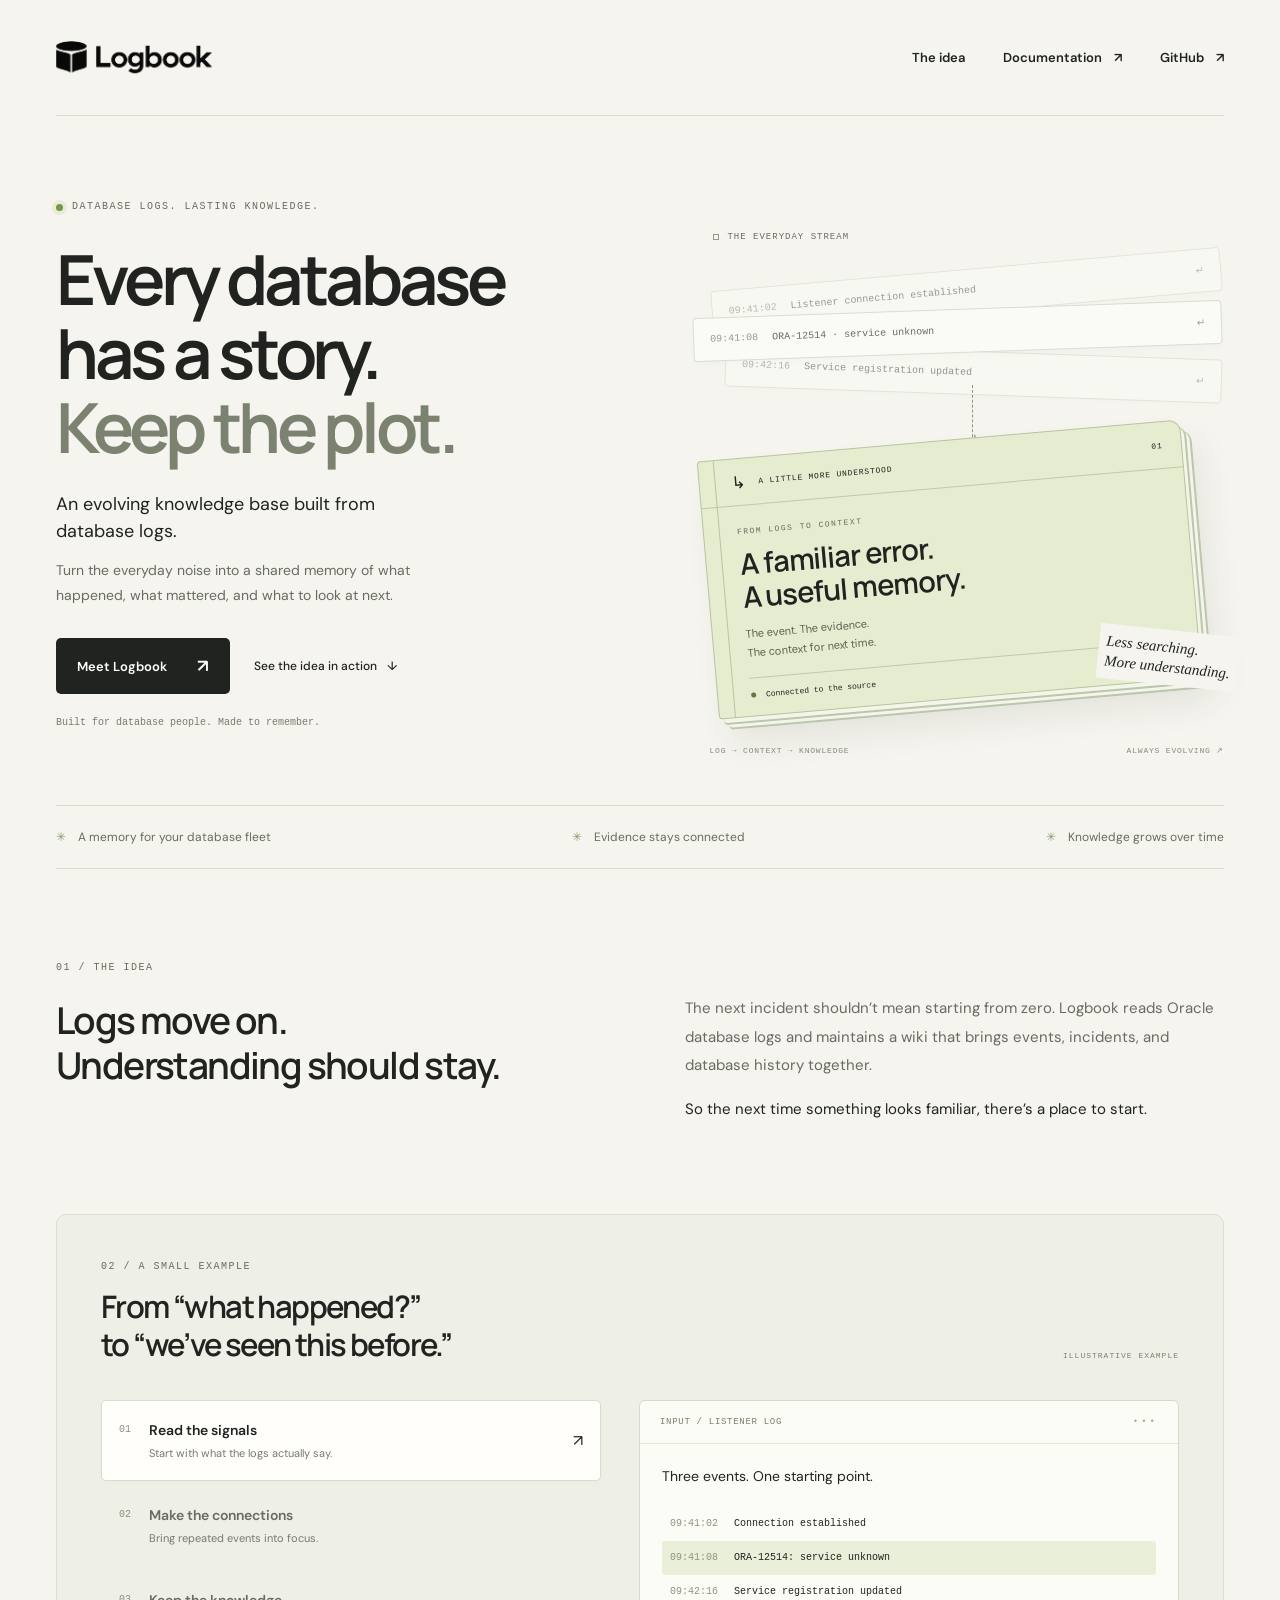
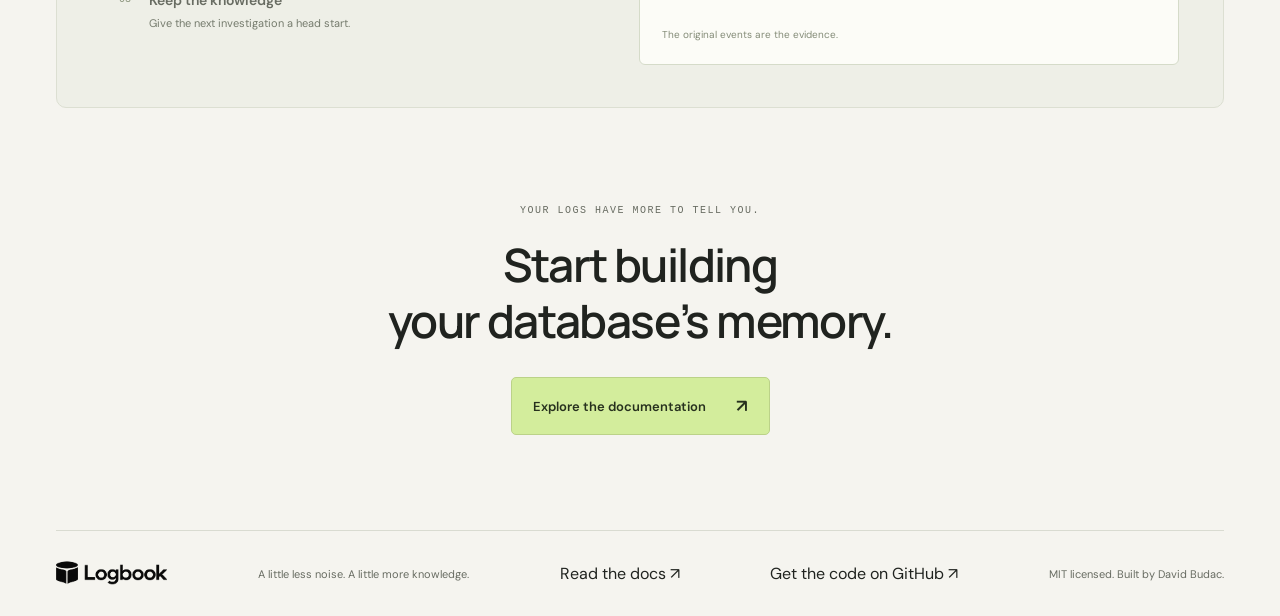
<file: index.html>
<!doctype html>
<html lang="en">
  <head>
    <meta charset="utf-8" />
    <meta name="viewport" content="width=device-width, initial-scale=1" />
    <meta name="theme-color" content="#f5f4ef" />
    <meta
      name="description"
      content="Logbook turns database logs into an evolving knowledge base. Remember incidents, keep the evidence, and give your next investigation a head start."
    />
    <title>Logbook — Every database has a story.</title>
    <link rel="stylesheet" href="website/style.css" />
    <script src="website/script.js" defer></script>
  </head>
  <body>
    <a class="skip" href="#main">Skip to content</a>
    <header class="shell header">
      <a class="brand" href="#" aria-label="Logbook home"
        ><span class="logo-crop"
          ><img src="logo-transparent.png" alt="Logbook" width="1774" height="887" /></span
      ></a>
      <nav aria-label="Main navigation">
        <a href="#idea">The idea</a
        ><a href="docs/site.html"
          >Documentation <span aria-hidden="true">↗</span></a
        ><a href="https://github.com/davidbudac/logbook"
          >GitHub <span aria-hidden="true">↗</span></a
        >
      </nav>
    </header>
    <main id="main">
      <section class="shell hero" aria-labelledby="hero-title">
        <div class="hero-copy">
          <p class="eyebrow">
            <span class="status-dot"></span> DATABASE LOGS. LASTING KNOWLEDGE.
          </p>
          <h1 id="hero-title">
            Every database<br />has a story.<br /><span>Keep the plot.</span>
          </h1>
          <p class="intro">
            An evolving knowledge base built from database logs.
          </p>
          <p class="description">
            Turn the everyday noise into a shared memory of what happened, what
            mattered, and what to look at next.
          </p>
          <div class="actions">
            <a class="button" href="docs/site.html"
              >Meet Logbook <span aria-hidden="true">↗</span></a
            ><a class="text-link" href="#in-action"
              >See the idea in action <span aria-hidden="true">↓</span></a
            >
          </div>
          <p class="hero-note">Built for database people. Made to remember.</p>
        </div>
        <div
          class="story-art"
          aria-label="Illustration: database log events become a connected, evidence-backed knowledge base"
        >
          <div class="art-grid"></div>
          <div class="source-label">
            <span class="tiny-square"></span> THE EVERYDAY STREAM
          </div>
          <div class="log-slip slip-one">
            <span>09:41:02</span> Listener connection established <b>↵</b>
          </div>
          <div class="log-slip slip-two">
            <span>09:41:08</span> ORA-12514 · service unknown <b>↵</b>
          </div>
          <div class="log-slip slip-three">
            <span>09:42:16</span> Service registration updated <b>↵</b>
          </div>
          <div class="thread" aria-hidden="true"></div>
          <div class="book">
            <div class="book-top">
              <span class="book-symbol" aria-hidden="true">↳</span
              ><span>A LITTLE MORE UNDERSTOOD</span><span>01</span>
            </div>
            <div class="book-content">
              <p class="eyebrow">FROM LOGS TO CONTEXT</p>
              <h2>A familiar error.<br />A useful memory.</h2>
              <p>The event. The evidence.<br />The context for next time.</p>
              <div class="book-rule"></div>
              <div class="book-bottom">
                <span><i></i> Connected to the source</span
                ><span aria-hidden="true">↗</span>
              </div>
            </div>
          </div>
          <span class="margin-note"
            >Less searching.<br />More understanding.</span
          >
          <div class="art-caption">
            <span>LOG → CONTEXT → KNOWLEDGE</span><span>ALWAYS EVOLVING ↗</span>
          </div>
        </div>
      </section>
      <div class="principles shell">
        <span>A memory for your database fleet</span
        ><span>Evidence stays connected</span
        ><span>Knowledge grows over time</span>
      </div>
      <section class="shell idea" id="idea" aria-labelledby="idea-title">
        <div>
          <p class="eyebrow">01 / THE IDEA</p>
          <h2 id="idea-title">Logs move on.<br />Understanding should stay.</h2>
        </div>
        <div class="idea-copy">
          <p>
            The next incident shouldn’t mean starting from zero. Logbook reads
            Oracle database logs and maintains a wiki that brings events,
            incidents, and database history together.
          </p>
          <p>
            So the next time something looks familiar, there’s a place to start.
          </p>
        </div>
      </section>
      <section class="shell demo" id="in-action" aria-labelledby="demo-title">
        <div class="demo-heading">
          <div>
            <p class="eyebrow">02 / A SMALL EXAMPLE</p>
            <h2 id="demo-title">
              From “what happened?”<br />to “we’ve seen this before.”
            </h2>
          </div>
          <span class="example-label">ILLUSTRATIVE EXAMPLE</span>
        </div>
        <div class="demo-layout">
          <div
            class="steps"
            role="tablist"
            aria-label="From logs to knowledge"
            aria-orientation="vertical"
          >
            <button
              id="tab-events"
              role="tab"
              aria-selected="true"
              aria-controls="example-panel"
              data-step="events"
            >
              <span class="step-number">01</span
              ><span
                ><strong>Read the signals</strong
                ><small>Start with what the logs actually say.</small></span
              ><span class="step-arrow" aria-hidden="true">↗</span>
            </button>
            <button
              id="tab-context"
              role="tab"
              aria-selected="false"
              aria-controls="example-panel"
              tabindex="-1"
              data-step="context"
            >
              <span class="step-number">02</span
              ><span
                ><strong>Make the connections</strong
                ><small>Bring repeated events into focus.</small></span
              ><span class="step-arrow" aria-hidden="true">↗</span>
            </button>
            <button
              id="tab-knowledge"
              role="tab"
              aria-selected="false"
              aria-controls="example-panel"
              tabindex="-1"
              data-step="knowledge"
            >
              <span class="step-number">03</span
              ><span
                ><strong>Keep the knowledge</strong
                ><small>Give the next investigation a head start.</small></span
              ><span class="step-arrow" aria-hidden="true">↗</span>
            </button>
          </div>
          <div
            class="example-panel"
            id="example-panel"
            role="tabpanel"
            aria-labelledby="tab-events"
            tabindex="0"
          >
            <div class="panel-chrome">
              <span id="panel-label">INPUT / LISTENER LOG</span
              ><span class="panel-dots" aria-hidden="true">•••</span>
            </div>
            <div id="panel-content">
              <p class="panel-kicker">Three events. One starting point.</p>
              <div class="code-line">
                <time>09:41:02</time><span>Connection established</span>
              </div>
              <div class="code-line highlighted">
                <time>09:41:08</time><span>ORA-12514: service unknown</span>
              </div>
              <div class="code-line">
                <time>09:42:16</time><span>Service registration updated</span>
              </div>
              <p class="panel-footnote">
                The original events are the evidence.
              </p>
            </div>
          </div>
        </div>
      </section>
      <section class="shell closing">
        <p class="eyebrow">YOUR LOGS HAVE MORE TO TELL YOU.</p>
        <h2>Start building<br />your database’s memory.</h2>
        <a class="button" href="docs/site.html"
          >Explore the documentation <span aria-hidden="true">↗</span></a
        >
      </section>
    </main>
    <footer class="shell footer">
      <a class="brand" href="#" aria-label="Logbook home"
        ><span class="logo-crop"
          ><img
            src="logo-transparent.png"
            alt="Logbook"
            width="1774"
            height="887"
            loading="lazy" /></span
      ></a>
      <p>A little less noise. A little more knowledge.</p>
      <a href="docs/site.html">Read the docs ↗</a>
      <a href="https://github.com/davidbudac/logbook">Get the code on GitHub ↗</a>
      <p>MIT licensed. Built by David Budac.</p>
    </footer>
  </body>
</html>
</file>
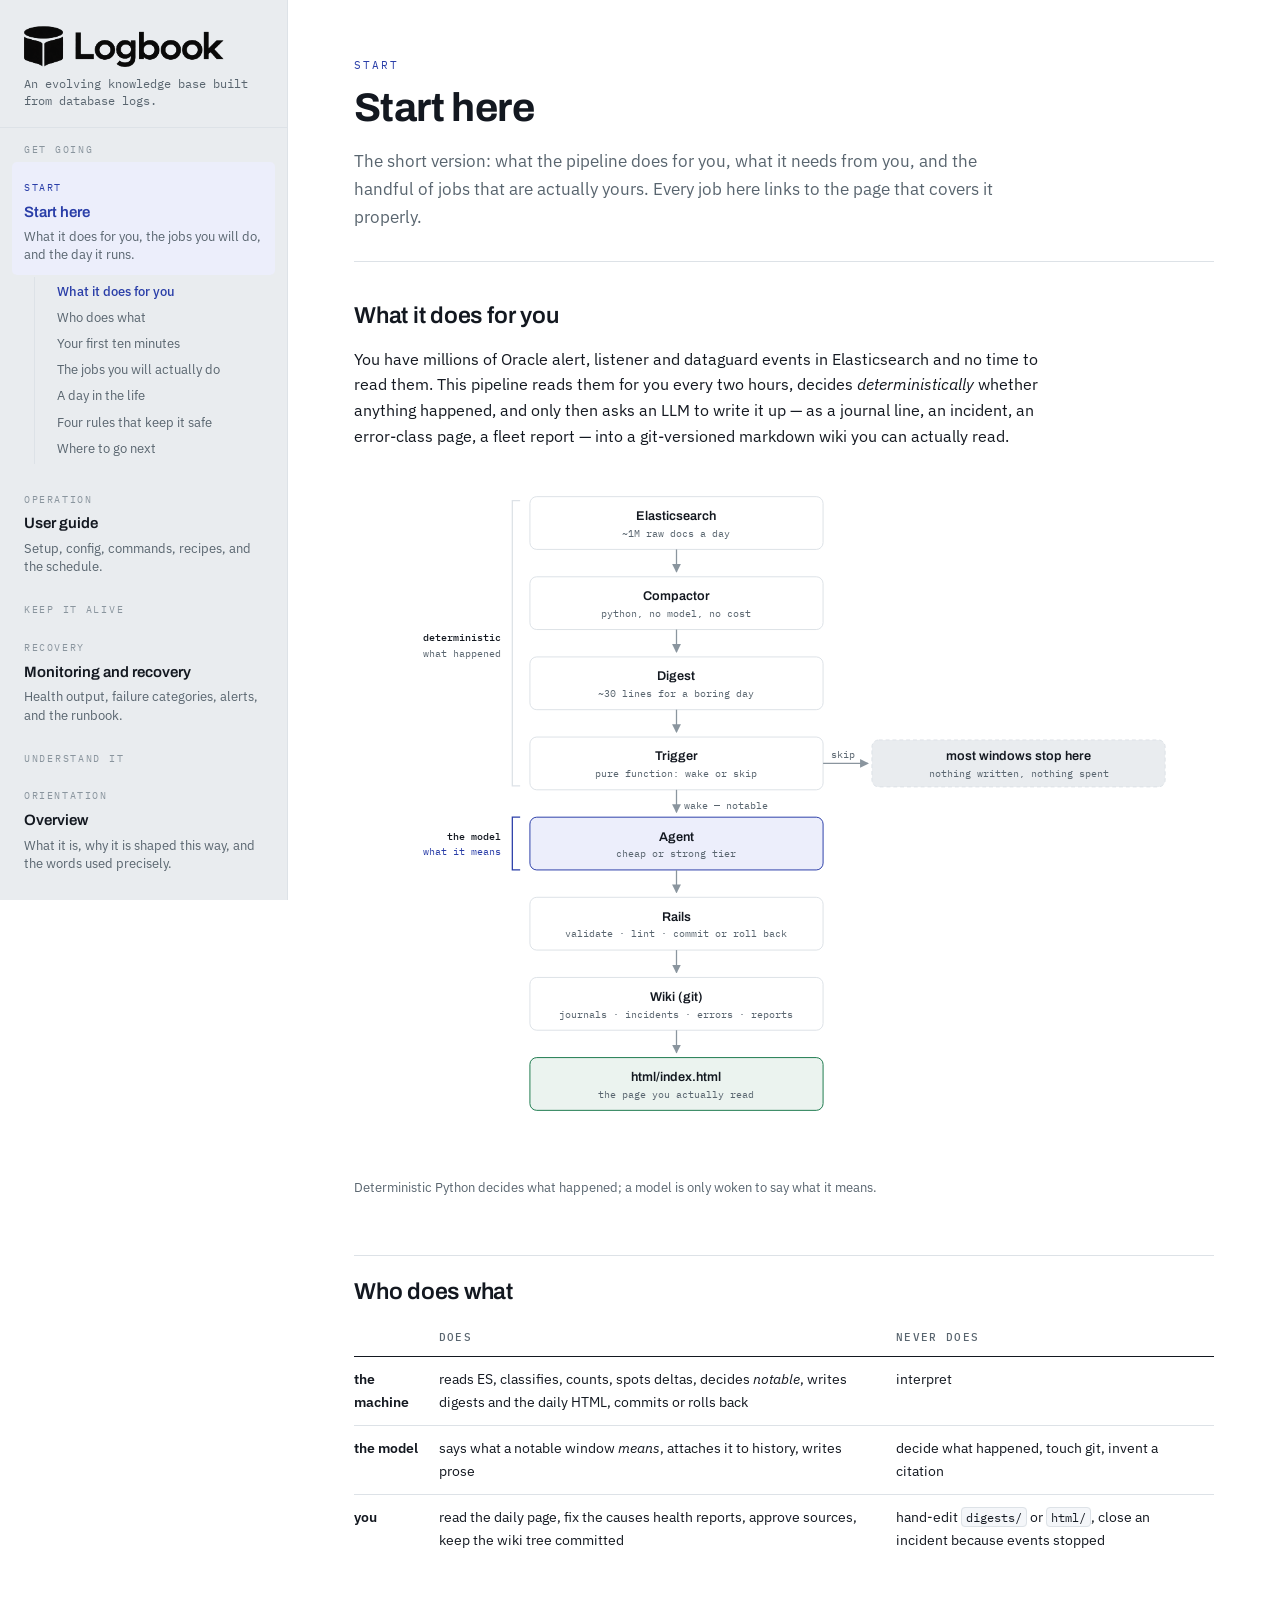
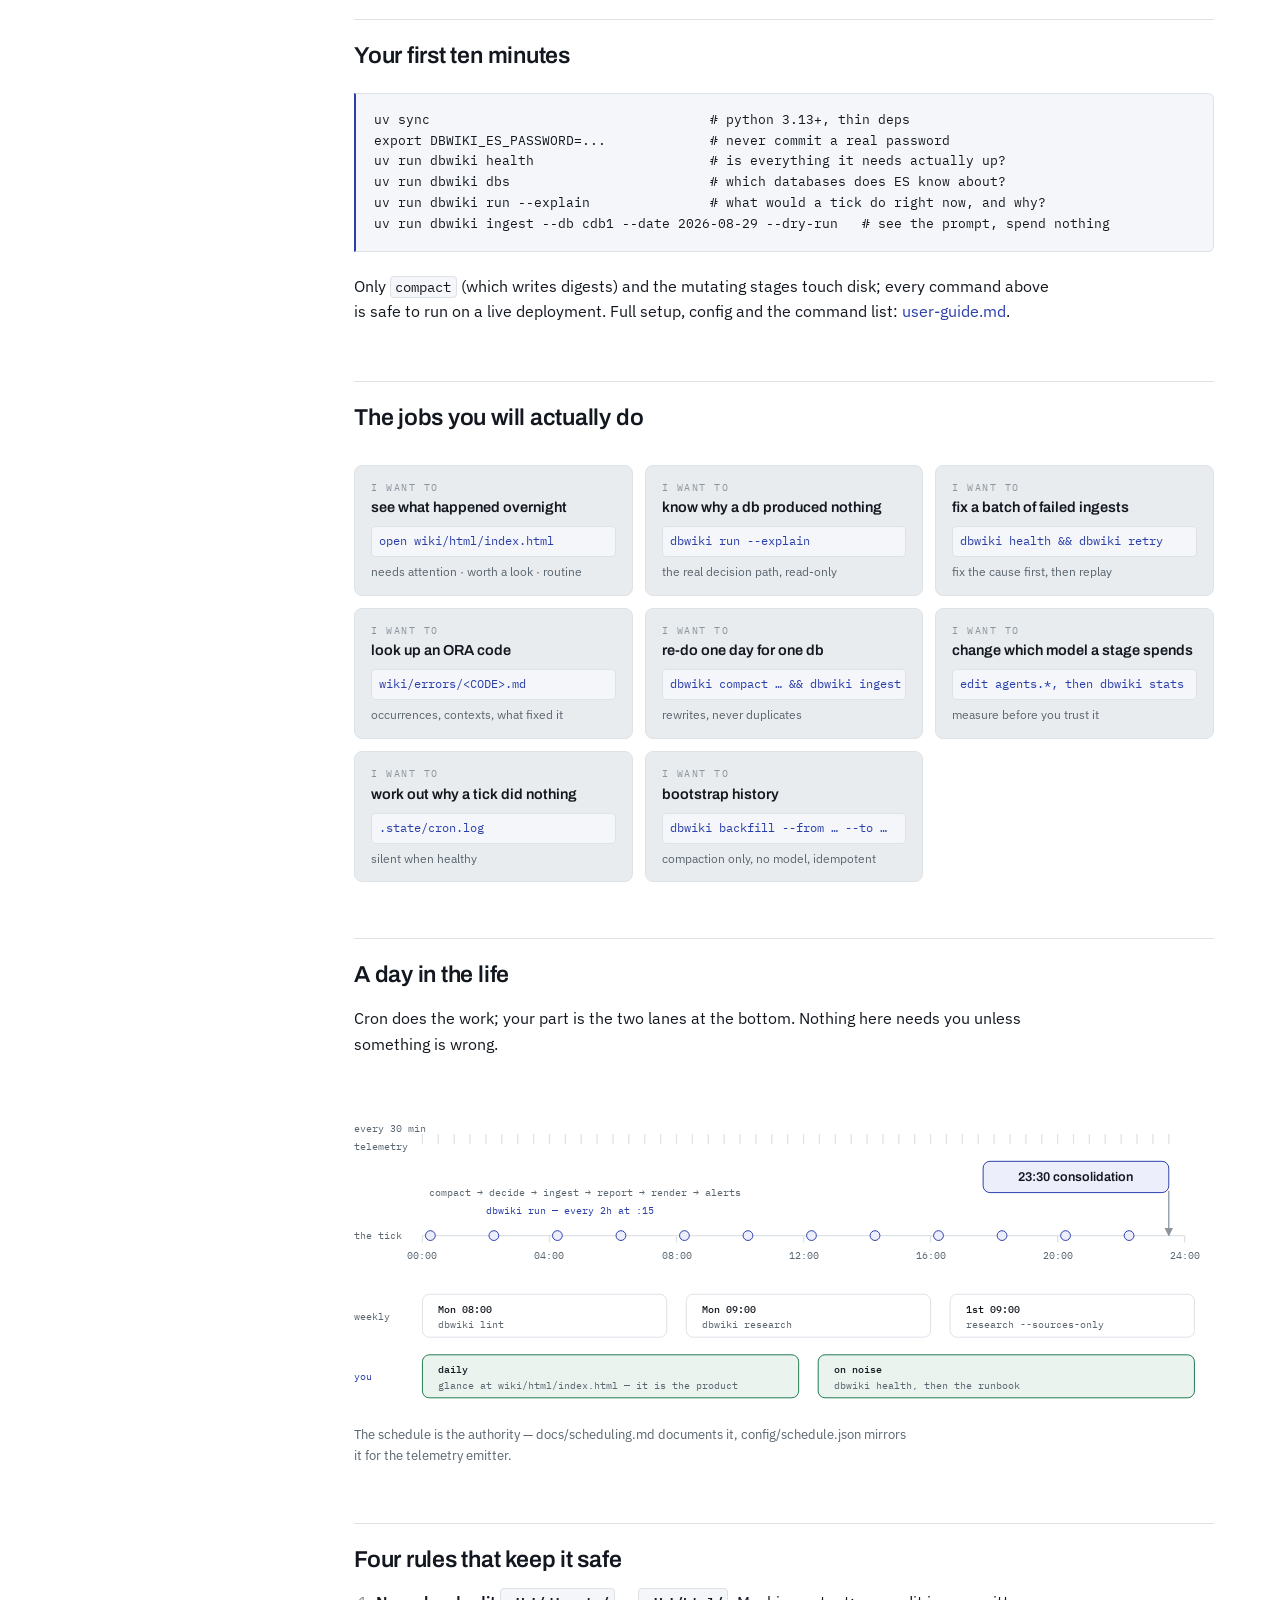
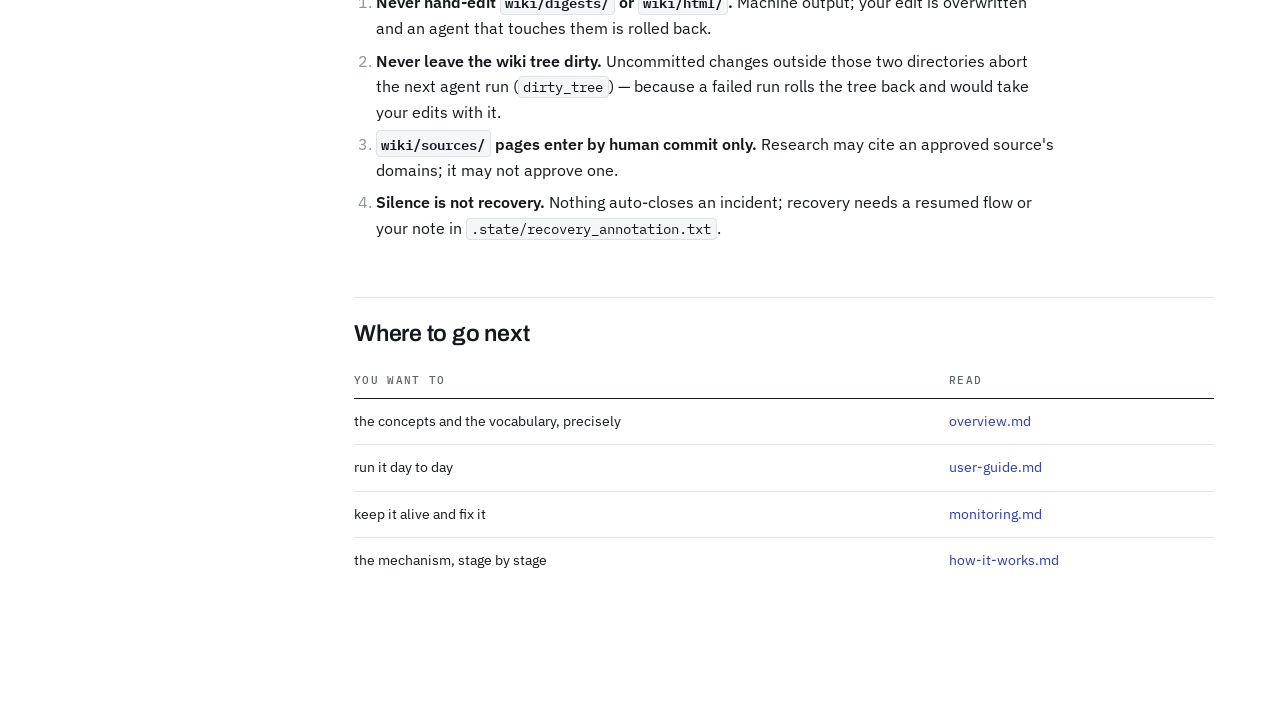
<file: docs/site.html>
<!doctype html>
<html lang="en">
<head>
<meta charset="utf-8">
<meta name="viewport" content="width=device-width, initial-scale=1">
<meta name="color-scheme" content="light dark">
<title>Logbook Manual</title>
<link rel="preconnect" href="https://fonts.googleapis.com"><link rel="preconnect" href="https://fonts.gstatic.com" crossorigin><link rel="stylesheet" href="https://fonts.googleapis.com/css2?family=Archivo:wght@600;700&family=IBM+Plex+Mono:wght@400;500&family=IBM+Plex+Sans:wght@400;500;600&display=swap">
<style>
:root {
  --ground:#e9ecef; --paper:#ffffff; --ink:#131820; --muted:#59656f;
  --faint:#8a959e; --rule:#dde2e7; --accent:#2a3ea8; --accent-soft:#eceefb;
  --code-bg:#f4f6f9; --ok:#1c7a4d; --warn:#8f5c0a; --fail:#b0281f;
  --shadow:0 1px 2px rgba(19,24,32,.06), 0 12px 32px -18px rgba(19,24,32,.35);
  --sans:"IBM Plex Sans", ui-sans-serif, system-ui, sans-serif;
  --display:"Archivo", "IBM Plex Sans", ui-sans-serif, system-ui, sans-serif;
  --mono:"IBM Plex Mono", ui-monospace, "SF Mono", Menlo, monospace;
  --rail:288px;
}
@media (prefers-color-scheme: dark) {
  :root:not([data-theme="light"]) {
    --ground:#0c1015; --paper:#12181f; --ink:#e4e9ee; --muted:#9aa6b1;
    --faint:#6d7a86; --rule:#232c35; --accent:#93a6ff; --accent-soft:#191f33;
    --code-bg:#0e141b; --ok:#4cbf82; --warn:#d8a445; --fail:#ef8074;
    --shadow:0 1px 2px rgba(0,0,0,.5), 0 14px 34px -20px rgba(0,0,0,.8);
  }
}
:root[data-theme="dark"] {
  --ground:#0c1015; --paper:#12181f; --ink:#e4e9ee; --muted:#9aa6b1;
  --faint:#6d7a86; --rule:#232c35; --accent:#93a6ff; --accent-soft:#191f33;
  --code-bg:#0e141b; --ok:#4cbf82; --warn:#d8a445; --fail:#ef8074;
  --shadow:0 1px 2px rgba(0,0,0,.5), 0 14px 34px -20px rgba(0,0,0,.8);
}

* { box-sizing:border-box; }
body {
  margin:0; background:var(--paper); color:var(--ink);
  font-family:var(--sans); font-size:15.5px; line-height:1.65;
  -webkit-font-smoothing:antialiased;
}
a { color:var(--accent); text-decoration:none; }
a:hover { text-decoration:underline; text-underline-offset:3px; }
:focus-visible { outline:2px solid var(--accent); outline-offset:2px; border-radius:2px; }

.rail {
  position:fixed; inset:0 auto 0 0; width:var(--rail); background:var(--ground);
  border-right:1px solid var(--rule); display:flex; flex-direction:column;
  overflow-y:auto; z-index:40;
}
.brand { padding:26px 24px 18px; border-bottom:1px solid var(--rule); }
.brand-logo {
  display:block; position:relative; width:200px; height:44px;
  overflow:hidden; flex-shrink:0;
}
.brand-logo img { position:absolute; width:269px; height:134.5px; max-width:none; left:-36px; top:-44px; }
.topbar .brand-logo { width:110px; height:24px; }
.topbar .brand-logo img { width:148px; height:74px; left:-20px; top:-24px; }
:root[data-theme="dark"] .brand-logo img { filter:invert(1); }
@media (prefers-color-scheme: dark) {
  :root:not([data-theme="light"]) .brand-logo img { filter:invert(1); }
}
.brand b {
  display:block; font-family:var(--display); font-weight:700; font-size:15px;
  letter-spacing:.13em; text-transform:uppercase;
}
.brand span {
  display:block; margin-top:6px; font-family:var(--mono); font-size:11.5px;
  color:var(--muted); line-height:1.45;
}
nav { padding:12px 12px 8px; flex:1; }
.group {
  margin:16px 12px 4px; font-family:var(--mono); font-size:9.5px;
  letter-spacing:.18em; text-transform:uppercase; color:var(--faint);
}
nav > .group:first-child { margin-top:2px; }
.guide { display:block; padding:11px 12px; border-radius:5px; color:inherit; }
.guide:hover { background:var(--paper); text-decoration:none; }
.guide .eyebrow {
  font-family:var(--mono); font-size:10px; letter-spacing:.16em;
  text-transform:uppercase; color:var(--faint);
}
.guide .name {
  display:block; font-family:var(--display); font-weight:600; font-size:15px;
  margin-top:1px;
}
.guide .hook { display:block; font-size:12.5px; color:var(--muted); line-height:1.45; margin-top:3px; }
.guide[aria-current="page"] { background:var(--accent-soft); }
.guide[aria-current="page"] .eyebrow,
.guide[aria-current="page"] .name { color:var(--accent); }
.sections { margin:2px 0 10px 22px; padding:2px 0 2px 14px; border-left:1px solid var(--rule); display:none; }
.guide[aria-current="page"] + .sections { display:block; }
.sections a {
  display:block; padding:4px 8px; font-size:13px; color:var(--muted);
  border-radius:4px; line-height:1.4;
}
.sections a:hover { color:var(--ink); text-decoration:none; }
.sections a.active { color:var(--accent); font-weight:500; }
.rail footer {
  padding:14px 20px 22px; border-top:1px solid var(--rule);
  display:flex; align-items:center; justify-content:space-between; gap:10px;
  font-family:var(--mono); font-size:11px; color:var(--faint);
}
.tbtn {
  font:inherit; font-family:var(--mono); font-size:11px; letter-spacing:.08em;
  text-transform:uppercase; color:var(--muted); background:transparent;
  border:1px solid var(--rule); border-radius:999px; padding:5px 11px; cursor:pointer;
}
.tbtn:hover { color:var(--ink); border-color:var(--muted); }

.topbar {
  display:none; position:sticky; top:0; z-index:50; background:var(--ground);
  border-bottom:1px solid var(--rule); padding:10px 16px;
  align-items:center; gap:12px;
}
.topbar b { font-family:var(--display); font-size:13px; letter-spacing:.12em; text-transform:uppercase; }
.topbar .tbtn { margin-left:auto; }

main { margin-left:var(--rail); padding:0 40px 120px; }
.doc { max-width:860px; margin:0 auto; }
.doc[hidden] { display:none; }
.dochead { padding:56px 0 30px; border-bottom:1px solid var(--rule); margin-bottom:38px; }
.dochead .eyebrow {
  font-family:var(--mono); font-size:11px; letter-spacing:.18em;
  text-transform:uppercase; color:var(--accent);
}
h1 {
  font-family:var(--display); font-weight:700; font-size:clamp(30px, 4.4vw, 40px);
  line-height:1.12; letter-spacing:-.015em; margin:12px 0 0; text-wrap:balance;
}
.lede { font-size:17px; color:var(--muted); margin:16px 0 0; max-width:64ch; }
h2 {
  font-family:var(--display); font-weight:600; font-size:23px; line-height:1.25;
  letter-spacing:-.01em; margin:56px 0 4px; padding-top:22px;
  border-top:1px solid var(--rule); text-wrap:balance; scroll-margin-top:24px;
}
h3 {
  font-family:var(--display); font-weight:600; font-size:17px; margin:34px 0 2px;
  scroll-margin-top:24px;
}
h1 + *, h2 + *, h3 + * { margin-top:10px; }
.dochead + h2, .thesis + h2 { border-top:0; padding-top:0; margin-top:40px; }
h1 code, h2 code, h3 code {
  font-size:.86em; background:transparent; border:0; padding:0; letter-spacing:-.01em;
}
p { margin:16px 0; max-width:70ch; }
.anchor {
  margin-left:10px; font-family:var(--mono); font-size:.62em; color:var(--faint);
  opacity:0; transition:opacity .12s;
}
h2:hover .anchor, h3:hover .anchor, .anchor:focus-visible { opacity:1; text-decoration:none; }
ul, ol { margin:16px 0; padding-left:22px; max-width:70ch; }
li { margin:7px 0; }
li > ul, li > ol { margin:7px 0; }
li::marker { color:var(--faint); font-variant-numeric:tabular-nums; }
strong { font-weight:600; }
hr { border:0; border-top:1px solid var(--rule); margin:44px 0; }

code {
  font-family:var(--mono); font-size:.875em; background:var(--code-bg);
  border:1px solid var(--rule); border-radius:4px; padding:.08em .32em;
  word-break:break-word;
}
code.path { background:transparent; border:0; padding:0; color:var(--muted); }
pre {
  margin:0; padding:16px 18px; background:var(--code-bg);
  border:1px solid var(--rule); border-left:2px solid var(--accent);
  border-radius:0 6px 6px 0; font-family:var(--mono); font-size:13px;
  line-height:1.6; overflow-x:auto;
}
pre code { background:none; border:0; padding:0; font-size:inherit; }
.scroll { margin:22px 0; overflow-x:auto; }
blockquote {
  margin:22px 0; padding:2px 0 2px 20px; border-left:2px solid var(--accent);
  color:var(--muted);
}
blockquote p { margin:10px 0; }

table {
  border-collapse:collapse; width:100%; font-size:14px;
  font-variant-numeric:tabular-nums;
}
th {
  text-align:left; font-family:var(--mono); font-weight:500; font-size:11px;
  letter-spacing:.12em; text-transform:uppercase; color:var(--muted);
  padding:0 16px 9px 0; border-bottom:1px solid var(--ink);
  white-space:nowrap;
}
td { padding:11px 16px 11px 0; border-bottom:1px solid var(--rule); vertical-align:top; }
tr:last-child td { border-bottom:0; }
td code { white-space:nowrap; }
.pill {
  display:inline-block; font-family:var(--mono); font-size:10px; font-weight:500;
  letter-spacing:.1em; color:var(--ok); border:1px solid currentColor;
  border-radius:999px; padding:1px 6px; vertical-align:1px;
}

.fig { margin:32px 0; }
.fig .scroll { margin:0; }
.fig svg { width:100%; height:auto; display:block; overflow:visible; }
.fig figcaption { margin-top:14px; font-size:13px; color:var(--muted); max-width:70ch; }
.figdefs { position:absolute; width:0; height:0; }
.figdefs path { fill:var(--faint); }
.fig .b { fill:var(--paper); stroke:var(--rule); stroke-width:1; }
.fig .b.muted { fill:var(--ground); stroke-dasharray:4 3; }
.fig .b.pillbox { fill:var(--ground); }
.fig .b.accent { fill:var(--accent-soft); stroke:var(--accent); }
.fig .b.ok { fill:color-mix(in srgb, var(--ok) 9%, var(--paper)); stroke:var(--ok); }
.fig .b.warn { fill:color-mix(in srgb, var(--warn) 9%, var(--paper)); stroke:var(--warn); }
.fig .b.bad { fill:color-mix(in srgb, var(--fail) 9%, var(--paper)); stroke:var(--fail); }
.fig .b.n-badge { fill:var(--accent-soft); stroke:none; }
.fig .t { fill:var(--ink); font-family:var(--display); font-weight:600; font-size:13px; }
.fig .s { fill:var(--muted); font-family:var(--mono); font-size:10.5px; }
.fig .s.accent { fill:var(--accent); }
.fig .s.mono-strong { fill:var(--ink); font-weight:500; }
.fig .n { fill:var(--accent); font-family:var(--mono); font-size:11px; font-weight:500; }
.fig .l { stroke:var(--faint); fill:none; stroke-width:1.3; stroke-linejoin:round; }
.fig .l.axis, .fig .l.tick { stroke:var(--rule); }
.fig .br { stroke:var(--rule); fill:none; stroke-width:1.3; }
.fig .br.accent { stroke:var(--accent); }

.jobs {
  display:grid; grid-template-columns:repeat(auto-fill, minmax(236px, 1fr));
  gap:12px; margin:26px 0;
}
.job {
  display:block; padding:14px 16px; border:1px solid var(--rule);
  border-radius:8px; background:var(--ground); color:inherit;
}
.job:hover { border-color:var(--accent); text-decoration:none; box-shadow:var(--shadow); }
.job .eyebrow {
  display:block; font-family:var(--mono); font-size:9.5px; letter-spacing:.16em;
  text-transform:uppercase; color:var(--faint);
}
.job .jt {
  display:block; font-family:var(--display); font-weight:600; font-size:14.5px;
  line-height:1.3; margin-top:3px;
}
.job code {
  display:block; margin:9px 0 7px; padding:5px 7px; font-size:11.5px;
  color:var(--accent); background:var(--code-bg); border:1px solid var(--rule);
  border-radius:4px; overflow-x:auto; white-space:nowrap;
}
.job .jh { display:block; font-size:12px; color:var(--muted); line-height:1.4; }

.thesis {
  display:block;
  margin:36px 0 8px; padding:22px 26px; background:var(--ground);
  border:1px solid var(--rule); border-radius:8px;
}
.steps { display:flex; flex-wrap:wrap; align-items:center; justify-content:space-between; }
.step { display:flex; align-items:center; }
.step + .step::before {
  content:"→"; font-family:var(--mono); font-size:13px; color:var(--faint);
  padding:0 10px; flex:none; align-self:center;
}
.step b {
  display:block; font-family:var(--mono); font-size:11px; letter-spacing:.1em;
  text-transform:uppercase; white-space:nowrap;
}
.step span { display:block; font-size:11px; color:var(--faint); white-space:nowrap; }
.step.llm b { color:var(--accent); }
.step.llm i {
  font-style:normal; font-family:var(--mono); font-size:10px; letter-spacing:.08em;
  color:var(--accent); border:1px solid var(--accent); border-radius:999px;
  padding:1px 7px; margin-left:8px; white-space:nowrap;
}
.thesis .cap {
  margin:16px 0 0; max-width:none; padding-top:14px; border-top:1px solid var(--rule);
  font-size:13px; color:var(--muted);
}

@media (max-width: 900px) {
  .topbar { display:flex; }
  main { margin-left:0; padding:0 20px 80px; }
  .rail {
    transform:translateX(-100%); transition:transform .18s ease;
    box-shadow:var(--shadow); width:min(320px, 86vw);
  }
  body.nav-open .rail { transform:none; }
  .rail .brand { display:none; }
  .dochead { padding-top:34px; }
  .step { flex-basis:100%; padding:6px 0; }
  .step + .step::before { display:none; }
}
@media (prefers-reduced-motion: reduce) { * { transition:none !important; } }
@media print {
  .rail, .topbar { display:none; }
  main { margin:0; }
  .doc[hidden] { display:block !important; }
}
</style>
</head>
<body>
<svg class="figdefs" width="0" height="0" aria-hidden="true"><defs><marker id="fig-arw" viewBox="0 0 10 10" refX="9" refY="5" markerWidth="7" markerHeight="7" orient="auto-start-reverse"><path d="M0 0 L10 5 L0 10 z"/></marker></defs></svg><div class="topbar"><button class="tbtn" data-nav-toggle type="button">Contents</button><a class="brand-logo" href="../index.html" aria-label="Logbook home"><img src="../logo-transparent.png" alt="Logbook" width="1774" height="887"></a><button class="tbtn" data-theme-toggle type="button">theme</button></div><aside class="rail"><div class="brand"><a class="brand-logo" href="../index.html" aria-label="Logbook home"><img src="../logo-transparent.png" alt="Logbook" width="1774" height="887"></a><span>An evolving knowledge base built from database logs.</span></div><nav><div class="group">Get going</div><a class="guide" href="#start-here" data-slug="start-here"><span class="eyebrow">Start</span><span class="name">Start here</span><span class="hook">What it does for you, the jobs you will do, and the day it runs.</span></a><div class="sections"><a href="#start-here--what-it-does-for-you">What it does for you</a><a href="#start-here--who-does-what">Who does what</a><a href="#start-here--your-first-ten-minutes">Your first ten minutes</a><a href="#start-here--the-jobs-you-will-actually-do">The jobs you will actually do</a><a href="#start-here--a-day-in-the-life">A day in the life</a><a href="#start-here--four-rules-that-keep-it-safe">Four rules that keep it safe</a><a href="#start-here--where-to-go-next">Where to go next</a></div><a class="guide" href="#user-guide" data-slug="user-guide"><span class="eyebrow">Operation</span><span class="name">User guide</span><span class="hook">Setup, config, commands, recipes, and the schedule.</span></a><div class="sections"><a href="#user-guide--setup">Setup</a><a href="#user-guide--the-config-block-by-block">The config, block by block</a><a href="#user-guide--commands">Commands</a><a href="#user-guide--the-incident-workbench">The incident workbench</a><a href="#user-guide--recipes">Recipes</a><a href="#user-guide--reading-the-wiki">Reading the wiki</a><a href="#user-guide--rules-for-humans-sharing-the-repo">Rules for humans sharing the repo</a><a href="#user-guide--changing-models-or-adapters">Changing models or adapters</a><a href="#user-guide--installing-the-schedule">Installing the schedule</a></div><div class="group">Keep it alive</div><a class="guide" href="#monitoring" data-slug="monitoring"><span class="eyebrow">Recovery</span><span class="name">Monitoring and recovery</span><span class="hook">Health output, failure categories, alerts, and the runbook.</span></a><div class="sections"><a href="#monitoring--the-30-second-check">The 30-second check</a><a href="#monitoring--reading-dbwiki-health">Reading dbwiki health</a><a href="#monitoring--failure-categories-and-what-to-do">Failure categories and what to do</a><a href="#monitoring--runbook-the-failure-modes-that-actually-happen">Runbook — the failure modes that actually happen</a><a href="#monitoring--alerts">Alerts</a><a href="#monitoring--the-telemetry-and-where-to-read-it">The telemetry, and where to read it</a><a href="#monitoring--extra-watchdog">Extra watchdog</a><a href="#monitoring--rhythm">Rhythm</a></div><div class="group">Understand it</div><a class="guide" href="#overview" data-slug="overview"><span class="eyebrow">Orientation</span><span class="name">Overview</span><span class="hook">What it is, why it is shaped this way, and the words used precisely.</span></a><div class="sections"><a href="#overview--what-it-is">What it is</a><a href="#overview--the-one-big-idea-compaction-before-cognition">The one big idea: compaction before cognition</a><a href="#overview--the-layers">The layers</a><a href="#overview--what-it-produces">What it produces</a><a href="#overview--example-deployment">Example deployment</a><a href="#overview--vocabulary">Vocabulary</a><a href="#overview--where-to-read-next">Where to read next</a></div><a class="guide" href="#how-it-works" data-slug="how-it-works"><span class="eyebrow">Mechanism</span><span class="name">How it works</span><span class="hook">Logs in, wiki out — every stage, and the rails around them.</span></a><div class="sections"><a href="#how-it-works--1-inputs">1. Inputs</a><a href="#how-it-works--2-compaction-compactor-py">2. Compaction — compactor.py</a><a href="#how-it-works--3-the-trigger-decision-trigger-py">3. The trigger decision — trigger.py</a><a href="#how-it-works--4-the-agent-stages-harness-py-structured-py">4. The agent stages — harness.py, structured.py</a><a href="#how-it-works--5-the-rails-orchestrate-py">5. The rails — orchestrate.py</a><a href="#how-it-works--6-a-tick-in-order-cli-py-cmdrun">6. A tick, in order — cli.py: cmd_run</a><a href="#how-it-works--7-research-research-py-researchstructured-py">7. Research — research.py, research_structured.py</a><a href="#how-it-works--8-the-two-distributed-shapes-both-off-here">8. The two distributed shapes (both off here)</a><a href="#how-it-works--9-state-and-what-is-safe-to-replay">9. State, and what is safe to replay</a></div></nav><footer><span>built from docs/*.md</span><button class="tbtn" data-theme-toggle type="button">theme</button></footer></aside><main><article class="doc" id="start-here" hidden><header class="dochead"><div class="eyebrow">Start</div><h1>Start here</h1><p class="lede">The short version: what the pipeline does for you, what it needs from you, and the handful of jobs that are actually yours. Every job here links to the page that covers it properly.</p></header><h2 id="start-here--what-it-does-for-you">What it does for you<a class="anchor" href="#start-here--what-it-does-for-you" aria-label="link">#</a></h2><p>You have millions of Oracle alert, listener and dataguard events in Elasticsearch and no time to read them. This pipeline reads them for you every two hours, decides <em>deterministically</em> whether anything happened, and only then asks an LLM to write it up — as a journal line, an incident, an error-class page, a fleet report — into a git-versioned markdown wiki you can actually read.</p><figure class="fig" data-figure="pipeline"><div class="scroll"><svg viewBox="0 0 880 698" role="img" style="min-width:620px"><rect x="180" y="16" width="300" height="54" rx="7" class="b"/><text x="330" y="40" class="t" text-anchor="middle">Elasticsearch</text><text x="330" y="57" class="s" text-anchor="middle">~1M raw docs a day</text><rect x="180" y="98" width="300" height="54" rx="7" class="b"/><text x="330" y="122" class="t" text-anchor="middle">Compactor</text><text x="330" y="139" class="s" text-anchor="middle">python, no model, no cost</text><line x1="330" y1="70" x2="330" y2="93" class="l" marker-end="url(#fig-arw)"/><rect x="180" y="180" width="300" height="54" rx="7" class="b"/><text x="330" y="204" class="t" text-anchor="middle">Digest</text><text x="330" y="221" class="s" text-anchor="middle">~30 lines for a boring day</text><line x1="330" y1="152" x2="330" y2="175" class="l" marker-end="url(#fig-arw)"/><rect x="180" y="262" width="300" height="54" rx="7" class="b"/><text x="330" y="286" class="t" text-anchor="middle">Trigger</text><text x="330" y="303" class="s" text-anchor="middle">pure function: wake or skip</text><line x1="330" y1="234" x2="330" y2="257" class="l" marker-end="url(#fig-arw)"/><rect x="180" y="344" width="300" height="54" rx="7" class="b accent"/><text x="330" y="368" class="t" text-anchor="middle">Agent</text><text x="330" y="385" class="s" text-anchor="middle">cheap or strong tier</text><line x1="330" y1="316" x2="330" y2="339" class="l" marker-end="url(#fig-arw)"/><rect x="180" y="426" width="300" height="54" rx="7" class="b"/><text x="330" y="450" class="t" text-anchor="middle">Rails</text><text x="330" y="467" class="s" text-anchor="middle">validate · lint · commit or roll back</text><line x1="330" y1="398" x2="330" y2="421" class="l" marker-end="url(#fig-arw)"/><rect x="180" y="508" width="300" height="54" rx="7" class="b"/><text x="330" y="532" class="t" text-anchor="middle">Wiki (git)</text><text x="330" y="549" class="s" text-anchor="middle">journals · incidents · errors · reports</text><line x1="330" y1="480" x2="330" y2="503" class="l" marker-end="url(#fig-arw)"/><rect x="180" y="590" width="300" height="54" rx="7" class="b ok"/><text x="330" y="614" class="t" text-anchor="middle">html/index.html</text><text x="330" y="631" class="s" text-anchor="middle">the page you actually read</text><line x1="330" y1="562" x2="330" y2="585" class="l" marker-end="url(#fig-arw)"/><line x1="480" y1="289" x2="526" y2="289" class="l" marker-end="url(#fig-arw)"/><rect x="530" y="265" width="300" height="48" rx="7" class="b muted"/><text x="680" y="286" class="t" text-anchor="middle">most windows stop here</text><text x="680" y="303" class="s" text-anchor="middle">nothing written, nothing spent</text><text x="500" y="283" class="s" text-anchor="middle">skip</text><text x="338" y="336" class="s" text-anchor="start">wake — notable</text><path d="M170 20 H162 V312 H170" class="br"/><text x="150" y="164" class="s mono-strong" text-anchor="end">deterministic</text><text x="150" y="180" class="s" text-anchor="end">what happened</text><path d="M170 344 H162 V398 H170" class="br accent"/><text x="150" y="367" class="s mono-strong accent" text-anchor="end">the model</text><text x="150" y="383" class="s accent" text-anchor="end">what it means</text></svg></div><figcaption>Deterministic Python decides what happened; a model is only woken to say what it means.</figcaption></figure><h2 id="start-here--who-does-what">Who does what<a class="anchor" href="#start-here--who-does-what" aria-label="link">#</a></h2><div class="scroll"><table><thead><tr><th></th><th>does</th><th>never does</th></tr></thead><tbody><tr><td><strong>the machine</strong></td><td>reads ES, classifies, counts, spots deltas, decides <em>notable</em>, writes digests and the daily HTML, commits or rolls back</td><td>interpret</td></tr><tr><td><strong>the model</strong></td><td>says what a notable window <em>means</em>, attaches it to history, writes prose</td><td>decide what happened, touch git, invent a citation</td></tr><tr><td><strong>you</strong></td><td>read the daily page, fix the causes health reports, approve sources, keep the wiki tree committed</td><td>hand-edit <code>digests/</code> or <code>html/</code>, close an incident because events stopped</td></tr></tbody></table></div><h2 id="start-here--your-first-ten-minutes">Your first ten minutes<a class="anchor" href="#start-here--your-first-ten-minutes" aria-label="link">#</a></h2><div class="scroll"><pre data-lang="sh"><code>uv sync                                   # python 3.13+, thin deps
export DBWIKI_ES_PASSWORD=...             # never commit a real password
uv run dbwiki health                      # is everything it needs actually up?
uv run dbwiki dbs                         # which databases does ES know about?
uv run dbwiki run --explain               # what would a tick do right now, and why?
uv run dbwiki ingest --db cdb1 --date 2026-08-29 --dry-run   # see the prompt, spend nothing</code></pre></div><p>Only <code>compact</code> (which writes digests) and the mutating stages touch disk; every command above is safe to run on a live deployment. Full setup, config and the command list: <a href="#user-guide" data-route="user-guide">user-guide.md</a>.</p><h2 id="start-here--the-jobs-you-will-actually-do">The jobs you will actually do<a class="anchor" href="#start-here--the-jobs-you-will-actually-do" aria-label="link">#</a></h2><figure class="fig" data-figure="jobs"><div class="jobs"><a class="job" href="#user-guide" data-route="user-guide"><span class="eyebrow">I want to</span><span class="jt">see what happened overnight</span><code>open wiki/html/index.html</code><span class="jh">needs attention · worth a look · routine</span></a><a class="job" href="#user-guide" data-route="user-guide"><span class="eyebrow">I want to</span><span class="jt">know why a db produced nothing</span><code>dbwiki run --explain</code><span class="jh">the real decision path, read-only</span></a><a class="job" href="#monitoring" data-route="monitoring"><span class="eyebrow">I want to</span><span class="jt">fix a batch of failed ingests</span><code>dbwiki health &amp;&amp; dbwiki retry</code><span class="jh">fix the cause first, then replay</span></a><a class="job" href="#user-guide" data-route="user-guide"><span class="eyebrow">I want to</span><span class="jt">look up an ORA code</span><code>wiki/errors/&lt;CODE&gt;.md</code><span class="jh">occurrences, contexts, what fixed it</span></a><a class="job" href="#user-guide" data-route="user-guide"><span class="eyebrow">I want to</span><span class="jt">re-do one day for one db</span><code>dbwiki compact … &amp;&amp; dbwiki ingest …</code><span class="jh">rewrites, never duplicates</span></a><a class="job" href="#user-guide" data-route="user-guide"><span class="eyebrow">I want to</span><span class="jt">change which model a stage spends</span><code>edit agents.*, then dbwiki stats</code><span class="jh">measure before you trust it</span></a><a class="job" href="#monitoring" data-route="monitoring"><span class="eyebrow">I want to</span><span class="jt">work out why a tick did nothing</span><code>.state/cron.log</code><span class="jh">silent when healthy</span></a><a class="job" href="#user-guide" data-route="user-guide"><span class="eyebrow">I want to</span><span class="jt">bootstrap history</span><code>dbwiki backfill --from … --to …</code><span class="jh">compaction only, no model, idempotent</span></a></div></figure><h2 id="start-here--a-day-in-the-life">A day in the life<a class="anchor" href="#start-here--a-day-in-the-life" aria-label="link">#</a></h2><p>Cron does the work; your part is the two lanes at the bottom. Nothing here needs you unless something is wrong.</p><figure class="fig" data-figure="rhythm"><div class="scroll"><svg viewBox="0 0 880 328" role="img" style="min-width:640px"><text x="0" y="44" class="s" text-anchor="start">every 30 min</text><text x="0" y="62" class="s" text-anchor="start">telemetry</text><line x1="70" y1="46" x2="70" y2="56" class="l tick"/><line x1="86.25" y1="46" x2="86.25" y2="56" class="l tick"/><line x1="102.5" y1="46" x2="102.5" y2="56" class="l tick"/><line x1="118.75" y1="46" x2="118.75" y2="56" class="l tick"/><line x1="135" y1="46" x2="135" y2="56" class="l tick"/><line x1="151.25" y1="46" x2="151.25" y2="56" class="l tick"/><line x1="167.5" y1="46" x2="167.5" y2="56" class="l tick"/><line x1="183.75" y1="46" x2="183.75" y2="56" class="l tick"/><line x1="200" y1="46" x2="200" y2="56" class="l tick"/><line x1="216.25" y1="46" x2="216.25" y2="56" class="l tick"/><line x1="232.5" y1="46" x2="232.5" y2="56" class="l tick"/><line x1="248.75" y1="46" x2="248.75" y2="56" class="l tick"/><line x1="265" y1="46" x2="265" y2="56" class="l tick"/><line x1="281.25" y1="46" x2="281.25" y2="56" class="l tick"/><line x1="297.5" y1="46" x2="297.5" y2="56" class="l tick"/><line x1="313.75" y1="46" x2="313.75" y2="56" class="l tick"/><line x1="330" y1="46" x2="330" y2="56" class="l tick"/><line x1="346.25" y1="46" x2="346.25" y2="56" class="l tick"/><line x1="362.5" y1="46" x2="362.5" y2="56" class="l tick"/><line x1="378.75" y1="46" x2="378.75" y2="56" class="l tick"/><line x1="395" y1="46" x2="395" y2="56" class="l tick"/><line x1="411.25" y1="46" x2="411.25" y2="56" class="l tick"/><line x1="427.5" y1="46" x2="427.5" y2="56" class="l tick"/><line x1="443.75" y1="46" x2="443.75" y2="56" class="l tick"/><line x1="460" y1="46" x2="460" y2="56" class="l tick"/><line x1="476.25" y1="46" x2="476.25" y2="56" class="l tick"/><line x1="492.5" y1="46" x2="492.5" y2="56" class="l tick"/><line x1="508.75" y1="46" x2="508.75" y2="56" class="l tick"/><line x1="525" y1="46" x2="525" y2="56" class="l tick"/><line x1="541.25" y1="46" x2="541.25" y2="56" class="l tick"/><line x1="557.5" y1="46" x2="557.5" y2="56" class="l tick"/><line x1="573.75" y1="46" x2="573.75" y2="56" class="l tick"/><line x1="590" y1="46" x2="590" y2="56" class="l tick"/><line x1="606.25" y1="46" x2="606.25" y2="56" class="l tick"/><line x1="622.5" y1="46" x2="622.5" y2="56" class="l tick"/><line x1="638.75" y1="46" x2="638.75" y2="56" class="l tick"/><line x1="655" y1="46" x2="655" y2="56" class="l tick"/><line x1="671.25" y1="46" x2="671.25" y2="56" class="l tick"/><line x1="687.5" y1="46" x2="687.5" y2="56" class="l tick"/><line x1="703.75" y1="46" x2="703.75" y2="56" class="l tick"/><line x1="720" y1="46" x2="720" y2="56" class="l tick"/><line x1="736.25" y1="46" x2="736.25" y2="56" class="l tick"/><line x1="752.5" y1="46" x2="752.5" y2="56" class="l tick"/><line x1="768.75" y1="46" x2="768.75" y2="56" class="l tick"/><line x1="785" y1="46" x2="785" y2="56" class="l tick"/><line x1="801.25" y1="46" x2="801.25" y2="56" class="l tick"/><line x1="817.5" y1="46" x2="817.5" y2="56" class="l tick"/><line x1="833.75" y1="46" x2="833.75" y2="56" class="l tick"/><line x1="70" y1="150" x2="850" y2="150" class="l axis"/><text x="0" y="154" class="s" text-anchor="start">the tick</text><line x1="70" y1="150" x2="70" y2="157" class="l axis"/><text x="70" y="174" class="s" text-anchor="middle">00:00</text><line x1="200" y1="150" x2="200" y2="157" class="l axis"/><text x="200" y="174" class="s" text-anchor="middle">04:00</text><line x1="330" y1="150" x2="330" y2="157" class="l axis"/><text x="330" y="174" class="s" text-anchor="middle">08:00</text><line x1="460" y1="150" x2="460" y2="157" class="l axis"/><text x="460" y="174" class="s" text-anchor="middle">12:00</text><line x1="590" y1="150" x2="590" y2="157" class="l axis"/><text x="590" y="174" class="s" text-anchor="middle">16:00</text><line x1="720" y1="150" x2="720" y2="157" class="l axis"/><text x="720" y="174" class="s" text-anchor="middle">20:00</text><line x1="850" y1="150" x2="850" y2="157" class="l axis"/><text x="850" y="174" class="s" text-anchor="middle">24:00</text><circle cx="78.125" cy="150" r="5" class="b accent"/><circle cx="143.125" cy="150" r="5" class="b accent"/><circle cx="208.125" cy="150" r="5" class="b accent"/><circle cx="273.125" cy="150" r="5" class="b accent"/><circle cx="338.125" cy="150" r="5" class="b accent"/><circle cx="403.125" cy="150" r="5" class="b accent"/><circle cx="468.125" cy="150" r="5" class="b accent"/><circle cx="533.125" cy="150" r="5" class="b accent"/><circle cx="598.125" cy="150" r="5" class="b accent"/><circle cx="663.125" cy="150" r="5" class="b accent"/><circle cx="728.125" cy="150" r="5" class="b accent"/><circle cx="793.125" cy="150" r="5" class="b accent"/><line x1="833.75" y1="104" x2="833.75" y2="150" class="l" marker-end="url(#fig-arw)"/><rect x="643.75" y="74" width="190" height="32" rx="7" class="b accent"/><text x="738.75" y="94.5" class="t" text-anchor="middle">23:30  consolidation</text><text x="135" y="128" class="s accent" text-anchor="start">dbwiki run — every 2h at :15</text><text x="76.5" y="110" class="s" text-anchor="start">compact → decide → ingest → report → render → alerts</text><text x="0" y="236" class="s" text-anchor="start">weekly</text><rect x="70" y="210" width="250" height="44" rx="7" class="b"/><text x="86" y="229" class="s mono-strong" text-anchor="start">Mon 08:00</text><text x="86" y="245" class="s" text-anchor="start">dbwiki lint</text><rect x="340" y="210" width="250" height="44" rx="7" class="b"/><text x="356" y="229" class="s mono-strong" text-anchor="start">Mon 09:00</text><text x="356" y="245" class="s" text-anchor="start">dbwiki research</text><rect x="610" y="210" width="250" height="44" rx="7" class="b"/><text x="626" y="229" class="s mono-strong" text-anchor="start">1st 09:00</text><text x="626" y="245" class="s" text-anchor="start">research --sources-only</text><text x="0" y="298" class="s accent" text-anchor="start">you</text><rect x="70" y="272" width="385" height="44" rx="7" class="b ok"/><text x="86" y="291" class="s mono-strong" text-anchor="start">daily</text><text x="86" y="307" class="s" text-anchor="start">glance at wiki/html/index.html — it is the product</text><rect x="475" y="272" width="385" height="44" rx="7" class="b ok"/><text x="491" y="291" class="s mono-strong" text-anchor="start">on noise</text><text x="491" y="307" class="s" text-anchor="start">dbwiki health, then the runbook</text></svg></div><figcaption>The schedule is the authority — docs/scheduling.md documents it, config/schedule.json mirrors it for the telemetry emitter.</figcaption></figure><h2 id="start-here--four-rules-that-keep-it-safe">Four rules that keep it safe<a class="anchor" href="#start-here--four-rules-that-keep-it-safe" aria-label="link">#</a></h2><ol><li><strong>Never hand-edit <code>wiki/digests/</code> or <code>wiki/html/</code>.</strong> Machine output; your edit is overwritten and an agent that touches them is rolled back.</li><li><strong>Never leave the wiki tree dirty.</strong> Uncommitted changes outside those two directories abort the next agent run (<code>dirty_tree</code>) — because a failed run rolls the tree back and would take your edits with it.</li><li><strong><code>wiki/sources/</code> pages enter by human commit only.</strong> Research may cite an approved source's domains; it may not approve one.</li><li><strong>Silence is not recovery.</strong> Nothing auto-closes an incident; recovery needs a resumed flow or your note in <code>.state/recovery_annotation.txt</code>.</li></ol><h2 id="start-here--where-to-go-next">Where to go next<a class="anchor" href="#start-here--where-to-go-next" aria-label="link">#</a></h2><div class="scroll"><table><thead><tr><th>You want to</th><th>Read</th></tr></thead><tbody><tr><td>the concepts and the vocabulary, precisely</td><td><a href="#overview" data-route="overview">overview.md</a></td></tr><tr><td>run it day to day</td><td><a href="#user-guide" data-route="user-guide">user-guide.md</a></td></tr><tr><td>keep it alive and fix it</td><td><a href="#monitoring" data-route="monitoring">monitoring.md</a></td></tr><tr><td>the mechanism, stage by stage</td><td><a href="#how-it-works" data-route="how-it-works">how-it-works.md</a></td></tr></tbody></table></div></article><article class="doc" id="user-guide" hidden><header class="dochead"><div class="eyebrow">Operation</div><h1>User guide</h1><p class="lede">How to run this thing day to day: setup, the commands you will actually type, recipes for common jobs, and the rules a human sharing the wiki repo has to respect. For what happens under the hood see <a href="#how-it-works" data-route="how-it-works">how-it-works.md</a>; for keeping it alive see <a href="#monitoring" data-route="monitoring">monitoring.md</a>.</p></header><h2 id="user-guide--setup">Setup<a class="anchor" href="#user-guide--setup" aria-label="link">#</a></h2><div class="scroll"><pre data-lang="sh"><code>uv sync                                            # Python 3.13+, thin deps
cp config/dbwiki.yaml.example config/dbwiki.yaml   # or edit in place
export DBWIKI_ES_PASSWORD=...                      # never commit a real password</code></pre></div><p><code>config/dbwiki.yaml</code> is your deployment's file and is not meant to be committed; the example ships the docker-elk lab default password. Set <code>DBWIKI_ES_PASSWORD</code> in your shell <strong>and</strong> in the crontab's environment.</p><p>Optional extras:</p><div class="scroll"><pre data-lang="sh"><code>pi install npm:pi-web-access  # only if research runs agentic through pi</code></pre></div><p>What must exist on <code>PATH</code>: <code>uv</code>, <code>git</code>, a reachable Elasticsearch, and the adapters you actually configured (<code>codex</code> and/or <code>claude</code> and/or <code>pi</code>). Cron has none of your shell's PATH — see "Installing the schedule" below.</p><p>The wiki lives in <code>wiki/</code>, a <strong>separate git repo</strong>. If it is missing, every mutating command fails with <code>wiki_missing</code>; clone it back beside <code>config/</code> (or start an empty one from <code>wiki-template/</code>, see its README).</p><h2 id="user-guide--the-config-block-by-block">The config, block by block<a class="anchor" href="#user-guide--the-config-block-by-block" aria-label="link">#</a></h2><p>Only the parts you are likely to touch. Where a value differs from the shipped example, it is the choice one long-running deployment settled on.</p><div class="scroll"><table><thead><tr><th>block</th><th>key</th><th>what it decides</th></tr></thead><tbody><tr><td><code>elasticsearch</code></td><td><code>url</code>, <code>username</code>, <code>password</code></td><td>the log source; password overridable by <code>DBWIKI_ES_PASSWORD</code></td></tr><tr><td><code>sources</code></td><td>index patterns, <code>db_fields</code>, <code>patterns_file</code></td><td>which indices are read and how events are classified</td></tr><tr><td><code>compactor</code></td><td><code>rate_anomaly_*</code>, <code>silence_*</code>, <code>max_*</code></td><td>how sensitive deltas are, how much verbatim text a digest may keep</td></tr><tr><td><code>agents</code></td><td><code>adapter</code> (<code>codex</code>), <code>mode</code> (<code>structured</code>), <code>escalated_report</code> (<code>agentic</code>)</td><td>who does the LLM work, and how — see the table below</td></tr><tr><td><code>agents.&lt;adapter&gt;</code></td><td><code>cheap</code>, <code>strong</code></td><td>the two model tiers for that adapter</td></tr><tr><td><code>agents</code></td><td><code>timeout_seconds</code> (1800), <code>feedback_retries</code> (1)</td><td>per-call bound; one in-run second chance</td></tr><tr><td><code>agents</code></td><td><code>history_days</code> (90)</td><td>how far back the ingest prompt's database-history block reaches; <code>0</code> leaves the block out</td></tr><tr><td><code>report</code></td><td><code>push</code> (true), <code>link_base</code></td><td>whether commits are pushed; where the daily HTML links resolve</td></tr><tr><td><code>portal</code></td><td><code>bind</code> (<code>127.0.0.1:8765</code>), <code>operator_email</code>, <code>lock_wait_s</code> (3.0), <code>allowed_hosts</code>, <code>trusted_proxies</code></td><td>where the incident workbench listens, who it commits as, how long a commit waits for the wiki lock, which host names and proxies it answers to</td></tr><tr><td><code>health</code></td><td><code>stale_hours</code> (26), <code>stage_stale_hours</code>, <code>min_context</code></td><td>when <code>dbwiki health</code> starts complaining</td></tr><tr><td><code>alerts</code></td><td><code>enabled</code> (true), <code>sink</code> (<code>file</code> → <code>.state/alerts.jsonl</code>)</td><td>failure-only alerting</td></tr><tr><td><code>langfuse</code></td><td><code>enabled</code> (true), <code>host</code>, <code>environment</code></td><td>per-stage trace export <strong>including prompt content</strong></td></tr><tr><td><code>research</code></td><td><code>mode</code> (<code>structured</code>), <code>adapter</code> (<code>pi</code>), <code>limit</code> (3), <code>estate</code></td><td>how error causes are looked up</td></tr><tr><td><code>analyst</code></td><td><code>enabled</code> (absent → false)</td><td>ADR-0001 two-machine split</td></tr><tr><td><code>redact</code></td><td><code>terms</code></td><td>extra identifiers to anonymize for ADR-0002 offload</td></tr></tbody></table></div><p><strong>The switch people get wrong</strong> is that there are four of them, and they are independent:</p><ul><li><code>agents.adapter</code> — the adapter for <strong>agentic</strong> stages only.</li><li><code>agents.mode: structured</code> — ingest and routine reports go through the <code>agents.pi</code> block and <strong>ignore <code>agents.adapter</code> entirely</strong>.</li><li><code>agents.escalated_report</code> — consulted only when mode is structured <em>and</em> the window is notable.</li><li><code>research.mode</code> — its own switch, unrelated to <code>agents.mode</code>.</li></ul><p><code>docs/scheduling.md</code> has the resulting per-stage routing table.</p><h2 id="user-guide--commands">Commands<a class="anchor" href="#user-guide--commands" aria-label="link">#</a></h2><div class="scroll"><pre data-lang="sh"><code># compaction (no LLM, no lock, free)
uv run dbwiki compact --db cdb1 --date 2026-08-29     # one daily digest
uv run dbwiki compact --all --date 2026-08-29         # every database
uv run dbwiki backfill --from 2025-08-24 --to 2026-07-11
uv run dbwiki dbs                                     # discover databases

# the loop
uv run dbwiki run                                     # one adaptive tick
uv run dbwiki run --consolidate                       # force the daily report
uv run dbwiki run --explain [--json]                  # why would each db wake? (read-only)

# individual stages
uv run dbwiki ingest --db cdb1 --date 2026-08-29 [--dry-run] [--adapter pi]
uv run dbwiki report --date 2026-08-29
uv run dbwiki lint                                    # deterministic lint + LLM health check
uv run dbwiki lint --deterministic-only [--json]      # mechanical rules only, no LLM
uv run dbwiki research [--limit 3] [--dry-run]
uv run dbwiki research --sources-only --review-sources
uv run dbwiki research --caveats [--limit 2] [--dry-run]  # practitioner notes from the approved sources (web)
uv run dbwiki review [--explain] [--force]            # weekly attention review (--explain: read-only)
uv run dbwiki review --deliver-only [--review-id 2026-W38]  # resend a week's review, skipping what already went
uv run dbwiki render-daily [--day 2026-08-29]

# the incident workbench in a browser
uv run dbwiki portal serve [--bind HOST:PORT]         # http://127.0.0.1:8765

# incidents from the command line (preview by default; --commit publishes)
uv run dbwiki incident list [--all]                   # open incidents, or all of them
uv run dbwiki incident show &lt;slug&gt;                    # status, window, action log
uv run dbwiki incident record-action &lt;slug&gt; --intent ... --summary ...
uv run dbwiki incident monitor &lt;slug&gt; --signal error_absent:ORA-00600 \
    --until 2026-09-01T00:00:00Z --intent ... --summary ...
uv run dbwiki incident extend &lt;slug&gt; --until ... --intent ...
uv run dbwiki incident resolve &lt;slug&gt; --summary ...
uv run dbwiki incident reopen &lt;slug&gt; --reason ...

# operations
uv run dbwiki health [--json] [--alert]
uv run dbwiki retry [--dry-run] [--db cdb1]
uv run dbwiki stats [--json] [--task ingest] [--since 12h|2026-09-23] [--until ...] [--by model]
uv run dbwiki awr --file awr.json [--emit]
uv run dbwiki redact errors/ORA-12154.md [--all|--candidates|--source &lt;slug&gt;]

# drill-down into the raw evidence
uv run dbwiki es search --source alert --db cdb1 \
    --from 2026-08-29T00:00:00Z --to 2026-08-30T00:00:00Z --query 'ORA-*'
uv run dbwiki es get --index .ds-logs-oracle.alert-default-2026.08.20-000008 --id &lt;docid&gt;
uv run dbwiki es trace --path /u01/app/oracle/diag/rdbms/cdb1/cdb1/trace/cdb1_ora_7903.trc

# ADR-0001 / ADR-0002 (both off here)
uv run dbwiki analyst --once
uv run dbwiki-researcher --once|--watch</code></pre></div><p>Anything that mutates the wiki takes the single-flight lock and fails fast if another command holds it. Add <code>--lock-wait SECONDS</code> (or set <code>DBWIKI_LOCK_WAIT</code>) when you would rather queue than fail.</p><p>Every mutating <code>incident</code> subcommand previews by default: it prints the diff, writes nothing, and publishes only when you repeat it with <code>--commit</code>, which lands the whole change as one git commit. The preview never takes that lock, so it is safe to run while a tick is working. Only <code>--commit</code> takes it. The five mutating subcommands share <code>--actor EMAIL</code>, <code>--base SHA</code> (a full sha, defaulting to the wiki's HEAD), <code>--at ISO_Z</code> (defaulting to now), <code>--commit</code>, <code>--notes-file PATH</code>, and <code>--lock-wait SECONDS</code>. A slug is the incident page's name, <code>2026-08-05-cdb1-something</code>. <code>incidents/&lt;slug&gt;.md</code> and a full path to the page are accepted too.</p><p>The fields differ per subcommand:</p><ul><li><code>record-action</code> needs <code>--intent</code> and <code>--summary</code>, and also takes <code>--ticket</code>, <code>--outcome</code>, <code>--rollback</code>, <code>--evidence</code>, and <code>--notes</code>.</li><li><code>monitor</code> needs <code>--signal</code>, <code>--until</code>, <code>--intent</code>, and <code>--summary</code>, and also takes <code>--ticket</code>, <code>--evidence</code>, and <code>--notes</code>.</li><li><code>extend</code> needs <code>--until</code> and <code>--intent</code>, and also takes <code>--notes</code>.</li><li><code>resolve</code> needs <code>--summary</code>, and also takes <code>--residual-risk</code>, <code>--ticket</code>, <code>--evidence</code>, <code>--notes</code>, and <code>--no-error-pages</code>.</li><li><code>reopen</code> needs <code>--reason</code>, and also takes <code>--evidence</code> and <code>--notes</code>.</li></ul><p><code>--evidence</code> repeats, once per page cited. <code>--signal</code> is <code>KIND:PAYLOAD</code> split on the first colon, and the kinds are <code>error_absent:CODE</code>, <code>event_present:REGEX</code>, <code>flow_resumed:SOURCE</code>, and <code>manual:TEXT</code>.</p><p>Exit codes: 0 published or nothing to do, 1 the wiki lock is busy or the preview has blocking lint findings, 2 the command is not legal from the incident's current status (or the text or the actor is unusable), 3 the base moved, 4 lint blocked the commit, 5 the wiki tree is dirty. Every <code>--commit</code> also writes one run-health event under command <code>incident</code>, naming the incident, the subcommand, the actor, the base, the <code>at</code>, and the resulting sha.</p><h2 id="user-guide--the-incident-workbench">The incident workbench<a class="anchor" href="#user-guide--the-incident-workbench" aria-label="link">#</a></h2><p><code>dbwiki portal serve</code> puts a browser in front of the same incident lifecycle the <code>dbwiki incident</code> subcommands drive. It is the normal way to record an action and resolve an incident. The CLI stays the fallback, for when the service is down and for anything you script.</p><p>Configure it with a <code>portal:</code> block in <code>config/dbwiki.yaml</code>. Every key has a default, but <code>dbwiki health</code> reports the workbench only when the block is there, so write it out even if you change nothing:</p><div class="scroll"><pre data-lang="yaml"><code>portal:
  bind: 127.0.0.1:8765   # a non-loopback --bind is allowed but warned about
  operator_email: ""     # empty -&gt; the wiki repo's git config user.email
  lock_wait_s: 3.0       # a commit's wait for the wiki lock before it answers 423
  push: true             # follows report.push unless you set it here
  allowed_hosts: []      # extra Host/Origin names beyond the bind and loopback
  trusted_proxies: []    # proxy IPs whose X-Forwarded-Host is checked instead</code></pre></div><p>Those are the defaults, except <code>push</code>, which has no default of its own and follows <code>report.push</code>.</p><p>The server answers only requests whose <code>Host</code> names the bind or a loopback spelling of its port (<code>127.0.0.1</code>, <code>localhost</code>, <code>[::1]</code>); anything else is 403 <code>bad_host</code>. That refusal is the protection against DNS rebinding, so keep it narrow. On loopback, leave <code>allowed_hosts</code> empty. When browsers reach the workbench by another name (a <code>--bind 0.0.0.0:8765</code> on the LAN, a Tailscale name, a reverse proxy), list the names they use:</p><ul><li>A bare name (<code>dbhost</code>) matches on any port; <code>name:port</code> on that port only. A TLS proxy's browser sends <code>Origin: https://wiki.example.com</code>, which is <code>wiki.example.com:443</code>.</li><li>Names compare without regard to case. <code>*</code>, URLs and other junk are refused when the config is read, so the server does not start.</li><li><code>Origin</code>, when a browser sends one, must be <code>http(s)://</code> plus an allowed name.</li></ul><p><code>trusted_proxies</code> is for a proxy that rewrites <code>Host</code> to <code>127.0.0.1:8765</code>: from a peer on that list (IP addresses), the first <code>X-Forwarded-Host</code> is the name checked in place of <code>Host</code>. From any other peer the header is ignored. The proxy must still authenticate users; the portal does not. <code>serve</code> warns on stderr when it binds a non-loopback address with no <code>allowed_hosts</code>.</p><p>The advisory tools are a separate top-level block, because they are not the portal's: a run is a file under <code>.state/</code>, and its ceiling is read from the same ledger <code>dbwiki health</code> writes. Every key has a default, and the whole block may be absent:</p><div class="scroll"><pre data-lang="yaml"><code>advisory:
  enabled: true          # false turns every tool off; the panel says so
  max_concurrent: 2      # model calls this process holds at once
  retain: 200            # run files kept, newest first
  window_h: 24           # the spend window every row inherits
  max_runs: 20           # runs per row per window
  max_cost_usd: null     # null is a count ceiling only
  timeout_s: 120         # per call; never agents.timeout_seconds
  tier: cheap            # which agents.pi tier a row resolves its model from
  tools:                 # the same keys again, per row, overriding the above
    explain-incident: {tier: strong}
    draft-note: {enabled: false}</code></pre></div><p>An unknown tool id or an unknown tier is refused when the config is read, so the server does not start rather than failing on an operator's first click.</p><p>Setting <code>max_cost_usd</code> means what it says: a window holding a run no adapter priced refuses the next click with <code>cost_unknown</code> rather than treating that run as free. Leave it <code>null</code> until you have read what a click actually costs out of <code>.state/advisory_runs.jsonl</code>.</p><p>Where the weekly review goes is a third top-level block. It is separate because it is not the portal's either: <code>dbwiki review</code> runs from cron and writes its own audit. Every key has a default, and the whole block may be absent:</p><div class="scroll"><pre data-lang="yaml"><code>delivery:
  enabled: true            # false delivers nothing at all
  external_enabled: false  # the switch that lets anything leave the box
  smtp_host: ""            # the relay
  smtp_port: 25
  starttls: false          # true: STARTTLS, verifying the relay's certificate
  from_address: ""         # the envelope sender
  subject_prefix: "[dbwiki] "
  timeout_s: 10.0          # per send
  portal_base: ""          # the base URL a body links back to
  recipients: []           # one row per person told</code></pre></div><p>Those are the defaults. <code>external_enabled: false</code> means nothing leaves the box: the review is published to <code>.state/review/</code>, the inbox screen reads it there, and no mail is sent. Leave <code>portal_base</code> empty unless the portal is reachable at an address other than loopback. A body with no <code>portal_base</code> carries no link rather than one into the reader's own <code>127.0.0.1</code>.</p><p>A recipient row is <code>{id, address, channels, content_class, role}</code>. The <code>id</code> is yours to pick and is what the audit keys on, so changing it re-sends. <code>channels</code> is <code>[inbox]</code>, <code>[email]</code>, or both. The one content class is <code>internal_full</code>, which sends the whole review to someone already trusted with the wiki.</p><p>The config is refused when it is read, and the refusal names the key. An unknown <code>content_class</code>, an unknown channel, an unknown role, a missing or duplicate recipient <code>id</code>, the reserved id <code>inbox</code> (the inbox row's key), and an empty <code>address</code> on a recipient that names the email channel are all refusals. So is <code>external_enabled: true</code> with an empty <code>smtp_host</code>, with an empty <code>from_address</code>, or with no recipient naming the email channel, which would be delivery configured to reach nobody.</p><p>Sending is idempotent, keyed on the review and the recipient. A relay that is down costs the review nothing: the failure is recorded in <code>.state/review/log.jsonl</code>, the command exits 1 naming the retry, <code>dbwiki health</code> lists it under "review delivery" (so alerts fire) until it goes, and any later <code>dbwiki review</code> in the same week — or <code>uv run dbwiki review --deliver-only --review-id YYYY-Www</code> for an earlier one — resends exactly what is missing. A failure stops being reported once its review is pruned or its recipient is no longer configured.</p><p>Start the workbench by hand:</p><div class="scroll"><pre data-lang="sh"><code>uv run dbwiki portal serve</code></pre></div><p>On the cron host it runs as a systemd user service instead. <code>deploy/README.md</code> has the unit and the install steps.</p><p>Then open http://127.0.0.1:8765. Use that address rather than <code>localhost</code>. The server binds <code>127.0.0.1</code>, and a browser that resolves <code>localhost</code> to <code>::1</code> fails to connect before any check runs.</p><p>The Links tab is your own board of everything the pipeline runs on: Kibana dashboards, Langfuse, the services on the box, the repositories. It is <code>config/links.yaml</code>, a <code>title</code>, an <code>intro</code> and a list of <code>sections</code>, each holding <code>links</code> of <code>{name, what, url, tag}</code> with <code>tag</code> one of <code>tailscale</code>, <code>github</code> or <code>artifact</code>. Backticks in <code>intro</code>, <code>note</code> and <code>what</code> are code spans. The file is optional; without it the tab says where to write one. A url that is not http or https, a link with no name or no url, and an unknown tag are all refused when the file is read, and the refusal names the link. The board is read once, when the server starts, so restart the portal after editing it.</p><p>The flow, start to finish:</p><ol><li>The queue lists the open incidents, in the order the fleet report puts them in.</li><li>Open one. You get its status, its action log, the monitoring facts behind it and the page's git history, and only the verbs that are legal from its current status.</li><li>Pick a verb and fill in the form. The fields are the same ones the CLI flags set.</li><li>Read the diff. You get the unified diff the commit would make, any lint findings, any uncommitted wiki changes the commit does not own, and the <code>dbwiki incident ...</code> line that would publish the same thing from a terminal. Nothing has been written yet.</li><li>Publish. The whole change lands as one git commit, the same one <code>--commit</code> would make, and writes the same run-health event with <code>surface: portal</code> instead of <code>cli</code>.</li></ol><p>The incident screen also carries a panel of advisory tools. Opening it asks the server what each tool would read and what its window has left to spend; that answer costs no model call, so you see the size of the material and the state of the ceiling before you spend anything. Running one is the only button on this workbench that costs money. An answer is a proposal: it is labelled as one, it cites only paths the material actually carried, it says what it cost, and nothing about it reaches a commit unless you edit it into a field and publish it yourself.</p><p>The <strong>Agents</strong> tab answers what the loops themselves did. Pick 24, 48 or 168 hours. The table at the top rolls the window up by model: how many stages each ran, how many passed validation and how many did not, the tokens and the wall time, each sum beside the count of lines that reported it. Below it is one lane per tick, drawn against the window's clock, with a bar per stage coloured by the model that ran it and outlined in red where the stage failed or was rolled back; hover a bar for the task, the database, the tokens and the duration. Beside each lane are the incident pages that tick committed, and each one is a link to the case. The join behind the lanes is the <code>Run-ID:</code> trailer every machine commit carries, which is the same id <code>.state/agent_runs.jsonl</code> keys every stage by; a commit without one is a hand edit and belongs to no tick. The incident screen reads the same join the other way, under <strong>Which ticks wrote this page</strong>: every tick that has written the page in the last 30 days, its stages, and a link to the run. Both halves say what bounds them — the ledger's caps above the table, the wiki revision in the strip — because an absence can come from either.</p><p>The four refusals, and what each means for what you do next.</p><ul><li><strong>409 means the wiki moved under you.</strong> Three causes. A tick committed between your preview and your publish, so nothing was written and you re-preview. Someone has an uncommitted edit in <code>wiki/</code>, which has to be committed or restored first. Or the incident page itself has never been committed, which you meet when you open it rather than when you publish. Commit the page with the CLI, or wait for the next tick to commit it.</li><li><strong>422 means the workbench refused the content.</strong> The lint blocked the diff, or the verb is not legal from the incident's current status, or a field is missing or malformed, or a resolve arrived with an empty residual-risk paragraph.</li><li><strong>423 means another command holds the wiki lock.</strong> Almost always the two-hourly tick. Nothing was written, nothing failed, and <code>dbwiki health</code> stays green. Wait a moment and click again.</li><li><strong>429 means an advisory tool declined to spend.</strong> Either every slot is busy, in which case the run holding one is on the panel with its own status, or the row has reached a ceiling for its window. Nothing was spent and no evidence was read either way.</li></ul><h2 id="user-guide--recipes">Recipes<a class="anchor" href="#user-guide--recipes" aria-label="link">#</a></h2><p><strong>"Why did nothing happen for database X?"</strong></p><div class="scroll"><pre data-lang="sh"><code>uv run dbwiki run --explain | grep -A5 '^X:'</code></pre></div><p>Read-only, no side effects, and it uses exactly the code path the real tick does. Typical answers: <code>content_unchanged</code> (nothing new since the last ingest), <code>routine_only</code> (nothing worth waking a model for), or a <code>wake</code> line listing the deltas and notable groups that would trigger it.</p><div class="scroll"><pre><code>cdb1: wake [strong]
  - first_ever_code: {"value": "ORA-16649", "first_seen": "2026-08-29T08:04:00.816Z"}
  - notable_class: {"rule": "tns_error", "class": "error", "count": 32}</code></pre></div><p><strong>"Some ingests failed — fix them."</strong></p><div class="scroll"><pre data-lang="sh"><code>uv run dbwiki retry --dry-run        # what would be replayed, and why not
uv run dbwiki retry                  # replay the retryable ones
uv run dbwiki retry --db cdb1</code></pre></div><p>Non-destructive: it only replays digests that still exist, whose content hash still matches, and whose failure a rerun can fix. Fix the <em>cause</em> first (a down model server, a missing adapter) — see <a href="#monitoring" data-route="monitoring">monitoring.md</a>.</p><p><strong>"Bootstrap history / re-derive digests."</strong></p><div class="scroll"><pre data-lang="sh"><code>uv run dbwiki backfill --from 2025-08-24 --to 2026-07-11</code></pre></div><p>Compaction only, and idempotent — it never calls a model. Ingesting that history is a separate, chronological pass.</p><p><strong>"Re-do one day for one database."</strong></p><div class="scroll"><pre data-lang="sh"><code>uv run dbwiki compact --db cdb1 --date 2026-08-29
uv run dbwiki ingest  --db cdb1 --date 2026-08-29</code></pre></div><p>Re-ingesting a day rewrites that day's journal entry, incident update and occurrence row rather than duplicating them.</p><p><strong>"Show me the prompt before spending a model on it."</strong></p><div class="scroll"><pre data-lang="sh"><code>uv run dbwiki ingest --db cdb1 --date 2026-08-29 --dry-run
uv run dbwiki research --dry-run</code></pre></div><p><strong>"What is this ORA code, and have we seen it before?"</strong></p><p>Look at <code>wiki/errors/&lt;CODE&gt;.md</code> — occurrences across databases, contexts, what fixed it last time, and a <code>## Reference</code> section if research has run. If the page has no <code>researched:</code> date, it is already a candidate for the next weekly research run; force one page sooner with <code>uv run dbwiki research --limit 1</code> after checking <code>--dry-run</code>.</p><p><strong>"Record a remediation and resolve an incident."</strong></p><div class="scroll"><pre data-lang="sh"><code>uv run dbwiki incident show 2026-08-05-cdb1_stby-tns-12564-ora-16603
uv run dbwiki incident record-action 2026-08-05-cdb1_stby-tns-12564-ora-16603 \
    --intent 'restart the standby listener' \
    --summary 'restarted LISTENER on cdb1_stby; TNS-12564 stopped' \
    --evidence digests/cdb1_stby/2026-08-05.md
# read the diff, then publish the exact line it prints:
uv run dbwiki incident record-action 2026-08-05-cdb1_stby-tns-12564-ora-16603 \
    ... --base &lt;sha&gt; --at &lt;timestamp&gt; --commit
uv run dbwiki incident resolve 2026-08-05-cdb1_stby-tns-12564-ora-16603 \
    --summary 'listener restarted; no TNS-12564 for 48h' --commit</code></pre></div><p>The preview prints the unified diff, any lint findings, any uncommitted wiki changes it does not own, and last a <code>preview only. publish with:</code> line that repeats the whole invocation with <code>--base</code> and <code>--at</code> filled in. Copy that line to publish. Pinning <code>--at</code> is what makes a retry converge instead of writing a second action record.</p><p>A <code>base moved</code> refusal (exit 3) means the wiki's HEAD moved between the preview and the commit, usually because a cron tick committed. Nothing reached the wiki. Re-preview against the new base and publish again.</p><p><code>resolve</code> does two more things. It moves the incident's bullet from <code>## Open incidents</code> to <code>## Resolved incidents</code> in <code>index.md</code>, and it writes a <code>## Resolution history</code> row into every <code>errors/&lt;CODE&gt;.md</code> the incident links. <code>--no-error-pages</code> suppresses the rows.</p><p>The incident workbench above is the normal way to do all of this. The CLI is the fallback, for when the service is down and for anything you script.</p><p><strong>"Add a new external source."</strong></p><p>Source pages are <strong>human-committed only</strong> — an agent that creates one gets rolled back. Write <code>wiki/sources/&lt;slug&gt;.md</code> with <code>status: approved</code>, <code>tier</code>, <code>domains</code>, <code>fetchable</code>, <code>last_reviewed</code>, <code>review_after_days</code>, commit it in the wiki repo, and research may cite those domains from then on.</p><p><strong>"Check what would leave the box before enabling research offload."</strong></p><div class="scroll"><pre data-lang="sh"><code>uv run dbwiki redact errors/ORA-12154.md      # one page
uv run dbwiki redact --candidates             # everything the next run would send</code></pre></div><p>Prints the exact anonymized request JSON (pseudonym mapping on stderr). Nothing is sent.</p><p><strong>"Feed an AWR summary in."</strong></p><div class="scroll"><pre data-lang="sh"><code>uv run dbwiki awr --file awr.json          # validate + print the digest
uv run dbwiki awr --file awr.json --emit   # write it beside the compactor's digests</code></pre></div><p>Contract v1 is files-only (no live Oracle) and carries <code>sql_id</code>s, never SQL text — see <code class="path">awr-input.md</code>.</p><h2 id="user-guide--reading-the-wiki">Reading the wiki<a class="anchor" href="#user-guide--reading-the-wiki" aria-label="link">#</a></h2><p>Start at the top and drill down:</p><figure class="fig" data-figure="drilldown"><div class="scroll"><svg viewBox="0 0 880 438" role="img" style="min-width:640px"><rect x="0" y="0" width="470" height="56" rx="7" class="b ok"/><text x="16" y="24" class="s mono-strong" text-anchor="start">wiki/html/index.html</text><text x="16" y="42" class="s" text-anchor="start">what needs attention today</text><rect x="78" y="68" width="470" height="56" rx="7" class="b"/><text x="94" y="92" class="s mono-strong" text-anchor="start">reports/&lt;day&gt;.md</text><text x="94" y="110" class="s" text-anchor="start">what happened across the fleet, with history</text><path d="M24 56 V88 H73" class="l" marker-end="url(#fig-arw)"/><rect x="156" y="136" width="470" height="56" rx="7" class="b"/><text x="172" y="160" class="s mono-strong" text-anchor="start">databases/&lt;db&gt;/journal/&lt;YYYY-MM&gt;.md</text><text x="172" y="178" class="s" text-anchor="start">the day-by-day record for one database</text><path d="M102 124 V156 H151" class="l" marker-end="url(#fig-arw)"/><rect x="234" y="204" width="470" height="56" rx="7" class="b"/><text x="250" y="228" class="s mono-strong" text-anchor="start">incidents/&lt;date&gt;-&lt;db&gt;-&lt;slug&gt;.md</text><text x="250" y="246" class="s" text-anchor="start">timeline, evidence, diagnosis, status</text><path d="M180 192 V224 H229" class="l" marker-end="url(#fig-arw)"/><rect x="312" y="272" width="470" height="56" rx="7" class="b"/><text x="328" y="296" class="s mono-strong" text-anchor="start">errors/&lt;CODE&gt;.md</text><text x="328" y="314" class="s" text-anchor="start">have we seen this before, and what fixed it</text><path d="M258 260 V292 H307" class="l" marker-end="url(#fig-arw)"/><rect x="390" y="340" width="470" height="56" rx="7" class="b accent"/><text x="406" y="364" class="s mono-strong" text-anchor="start">digests/&lt;db&gt;/&lt;date&gt;.md</text><text x="406" y="382" class="s" text-anchor="start">the evidence every claim above cites</text><path d="M336 328 V360 H385" class="l" marker-end="url(#fig-arw)"/><path d="M414 396 V422 H430" class="l" marker-end="url(#fig-arw)"/><text x="440" y="426" class="s" text-anchor="start">dbwiki es get --index … --id …  →  the raw document in Elasticsearch</text></svg></div><figcaption>Every step down is closer to the evidence; the last one is the digest every claim above cites.</figcaption></figure><ol><li><strong><code>wiki/html/index.html</code></strong> — the daily DBA page. <em>Needs attention</em> first (notable databases and every still-open incident), then <em>Worth a look</em> (first-ever codes, new services/programs, rate anomalies, silence — always telemetry, never asserted as database state), then a collapsed <em>Routine</em> table. Links resolve on the wiki's git remote, where markdown renders.</li><li><strong><code>wiki/reports/&lt;day&gt;.md</code></strong> — the fleet report: what happened, with historical context ("last seen 2026-03-14, fixed then by …").</li><li><strong><code>wiki/databases/&lt;db&gt;.md</code></strong> and <code>databases/&lt;db&gt;/journal/&lt;YYYY-MM&gt;.md</code> — the profile and the day-by-day record.</li><li><strong><code>wiki/incidents/&lt;date&gt;-&lt;db&gt;-&lt;slug&gt;.md</code></strong> — timeline, evidence, diagnosis, status (<code>open</code> / <code>monitoring</code> / <code>resolved</code>).</li><li><strong><code>wiki/errors/&lt;CODE&gt;.md</code></strong> — the cross-database memory that makes the second incident cheaper than the first.</li><li><strong><code>wiki/digests/&lt;db&gt;/&lt;date&gt;.md</code></strong> — the evidence any of the above cites. From there, <code>dbwiki es get</code> reaches the raw document.</li></ol><p><code>index.md</code> is the catalog, <code>log.md</code> the append-only audit line per agent stage.</p><h2 id="user-guide--rules-for-humans-sharing-the-repo">Rules for humans sharing the repo<a class="anchor" href="#user-guide--rules-for-humans-sharing-the-repo" aria-label="link">#</a></h2><ul><li><strong>Never hand-edit <code>digests/</code> or <code>html/</code>.</strong> They are machine output; agents are rolled back for touching them and your edit will be overwritten.</li><li><strong>Never leave the wiki tree dirty.</strong> Any uncommitted change outside <code>digests/</code>/<code>html/</code> aborts the next agent run (<code>dirty_tree</code>) — commit or stash before the next tick. Editing wiki pages by hand is fine; leaving them uncommitted is not.</li><li><strong><code>sources/</code> pages enter by human commit only.</strong></li><li><strong>Do not close an incident because the events stopped.</strong> Recovery needs explicit evidence — a recovery event, resumed expected flow, or an operator note in <code>.state/recovery_annotation.txt</code>.</li><li>Both repos push independently: the machinery repo is yours, the wiki repo is pushed by the pipeline when <code>report.push: true</code>.</li></ul><h2 id="user-guide--changing-models-or-adapters">Changing models or adapters<a class="anchor" href="#user-guide--changing-models-or-adapters" aria-label="link">#</a></h2><ol><li>Edit the tier under <code>agents.&lt;adapter&gt;</code> (or <code>agents.pi</code> for structured stages), or flip <code>agents.mode</code> / <code>agents.escalated_report</code> / <code>research.mode</code>.</li><li><code>uv run dbwiki health</code> — the dependencies block verifies the adapter binary is on <code>PATH</code> and, when any route uses <code>pi</code>, that the local model server is up with the configured model at a usable context.</li><li>Try one stage by hand before trusting cron: <code>dbwiki ingest --db &lt;db&gt; --date &lt;day&gt;</code> or <code>dbwiki report --date &lt;day&gt;</code>.</li><li><code>uv run dbwiki stats</code> after a few days: acceptance rate, rollback rate, median duration and cost per (task, adapter, tier). No verdict is offered until both tiers have ≥5 runs.</li><li>Record the measurement in <code>CHANGELOG.md</code> — that is where the reasoning behind the current settings lives.</li></ol><p>The local structured stages need the model server <strong>running</strong> (<code>unsloth start</code> — it does not come back by itself after a reboot) and serving a context large enough for an escalated prompt; <code>health.min_context</code> floors that at 32k.</p><h2 id="user-guide--installing-the-schedule">Installing the schedule<a class="anchor" href="#user-guide--installing-the-schedule" aria-label="link">#</a></h2><p>The crontab is the authority; <code>docs/scheduling.md</code> is its documentation and <code>config/schedule.json</code> its machine-readable mirror (used by the ELK emitter — <strong>update it whenever the crontab changes</strong>, nothing enforces the sync).</p><div class="scroll"><pre data-lang="cron"><code>PATH=/usr/local/bin:/usr/bin:/bin

15 */2 * * *  cd &lt;repo&gt; &amp;&amp; uv run dbwiki run &gt;&gt; .state/cron.log 2&gt;&amp;1
30 23 * * *   cd &lt;repo&gt; &amp;&amp; uv run dbwiki run --consolidate &gt;&gt; .state/cron.log 2&gt;&amp;1
0 8 * * 1     cd &lt;repo&gt; &amp;&amp; uv run dbwiki lint &gt;&gt; .state/cron.log 2&gt;&amp;1
0 9 * * 1     cd &lt;repo&gt; &amp;&amp; uv run dbwiki research &gt;&gt; .state/cron.log 2&gt;&amp;1
0 9 1 * *     cd &lt;repo&gt; &amp;&amp; uv run dbwiki research --sources-only --review-sources &gt;&gt; .state/cron.log 2&gt;&amp;1
30 9 * * 1    cd &lt;repo&gt; &amp;&amp; uv run dbwiki research --caveats &gt;&gt; .state/cron.log 2&gt;&amp;1
0 10 * * 1    cd &lt;repo&gt; &amp;&amp; uv run dbwiki review &gt;&gt; .state/cron.log 2&gt;&amp;1
*/30 * * * *  cd &lt;repo&gt; &amp;&amp; python3 elk/scripts/emit_derived.py &gt;&gt; .state/elk/emitter.log 2&gt;&amp;1</code></pre></div><p>The explicit <code>PATH</code> is load-bearing: cron's default has neither <code>uv</code> nor <code>codex</code> (linuxbrew), and agentic stages then fail <em>only</em> when unattended. Add <code>--lock-wait 3600</code> to the mutating entries if you would rather a tick waited out a slow agent than skipped itself. Successful runs are silent; anything that appears in <code>.state/cron.log</code> is worth reading.</p></article><article class="doc" id="monitoring" hidden><header class="dochead"><div class="eyebrow">Recovery</div><h1>Monitoring and recovery</h1><p class="lede">What to look at, what each signal means, and the exact command for every way this pipeline is known to break. Companion to <a href="#user-guide" data-route="user-guide">user-guide.md</a>; the schedule itself is in <code class="path">scheduling.md</code>.</p></header><h2 id="monitoring--the-30-second-check">The 30-second check<a class="anchor" href="#monitoring--the-30-second-check" aria-label="link">#</a></h2><div class="scroll"><pre data-lang="sh"><code>uv run dbwiki health          # exit 0 healthy · 1 failure/blocker · 2 state unusable</code></pre></div><p>That one command reads the run-health log, the ingest ledger, the watermarks, the wiki tree, the analyst/exchange queues and one read-only ES probe per source, and prints every failure with <strong>the exact recovery command underneath it</strong> (<code>-&gt; …</code>). If it exits 0, nothing else needs looking at.</p><figure class="fig" data-figure="triage"><div class="scroll"><svg viewBox="0 0 880 402" role="img" style="min-width:640px"><rect x="320" y="0" width="240" height="46" rx="7" class="b accent"/><text x="440" y="27.5" class="t" text-anchor="middle">dbwiki health</text><line x1="440" y1="46" x2="440" y2="62" class="l"/><path d="M120 62 H760" class="l"/><line x1="120" y1="62" x2="120" y2="78" class="l" marker-end="url(#fig-arw)"/><line x1="440" y1="62" x2="440" y2="78" class="l" marker-end="url(#fig-arw)"/><line x1="760" y1="62" x2="760" y2="78" class="l" marker-end="url(#fig-arw)"/><rect x="0" y="82" width="240" height="52" rx="7" class="b ok"/><text x="120" y="105" class="t" text-anchor="middle">exit 0</text><text x="120" y="122" class="s" text-anchor="middle">nothing else needs looking at</text><rect x="320" y="82" width="240" height="52" rx="7" class="b warn"/><text x="440" y="105" class="t" text-anchor="middle">exit 1</text><text x="440" y="122" class="s" text-anchor="middle">a failure or a blocker</text><rect x="640" y="82" width="240" height="52" rx="7" class="b bad"/><text x="760" y="105" class="t" text-anchor="middle">exit 2</text><text x="760" y="122" class="s" text-anchor="middle">state unusable — read the blockers</text><path d="M440 134 V146 H56 V370" class="l"/><rect x="110" y="158" width="770" height="52" rx="7" class="b"/><text x="126" y="179" class="s mono-strong" text-anchor="start">dependencies</text><text x="126" y="197" class="s" text-anchor="start">model server down / small ctx / adapter off PATH</text><text x="560" y="189" class="s accent" text-anchor="start">unsloth start · fix the crontab PATH</text><line x1="56" y1="184" x2="105" y2="184" class="l" marker-end="url(#fig-arw)"/><rect x="110" y="220" width="770" height="52" rx="7" class="b"/><text x="126" y="241" class="s mono-strong" text-anchor="start">failed ingests</text><text x="126" y="259" class="s" text-anchor="start">harness_error, agent_timeout, no_result, validation_failed</text><text x="560" y="251" class="s accent" text-anchor="start">fix the cause, then dbwiki retry</text><line x1="56" y1="246" x2="105" y2="246" class="l" marker-end="url(#fig-arw)"/><rect x="110" y="282" width="770" height="52" rx="7" class="b"/><text x="126" y="303" class="s mono-strong" text-anchor="start">collection</text><text x="126" y="321" class="s" text-anchor="start">collection_failure — nothing recent from any source</text><text x="560" y="313" class="s accent" text-anchor="start">restart the shipper upstream; the pipeline cannot</text><line x1="56" y1="308" x2="105" y2="308" class="l" marker-end="url(#fig-arw)"/><rect x="110" y="344" width="770" height="52" rx="7" class="b"/><text x="126" y="365" class="s mono-strong" text-anchor="start">last success</text><text x="126" y="383" class="s" text-anchor="start">stage_stale — a stage that used to run, stopped</text><text x="560" y="375" class="s accent" text-anchor="start">read .state/cron.log, run the stage by hand</text><line x1="56" y1="370" x2="105" y2="370" class="l" marker-end="url(#fig-arw)"/></svg></div><figcaption>The health output names the cause and the consequence separately: fix the cause, then replay the consequence.</figcaption></figure><p>If it exits non-zero, work top-down through the blocks below.</p><h2 id="monitoring--reading-dbwiki-health">Reading <code>dbwiki health</code><a class="anchor" href="#monitoring--reading-dbwiki-health" aria-label="link">#</a></h2><p>A real (unhealthy) run, annotated:</p><div class="scroll"><pre><code>pipeline health 2026-08-29T20:49:23Z [UNHEALTHY] stale_hours=26

collection                                  ← is data still arriving at all?
  alert       ok    last event 2026-08-29T17:13:26Z [3.6h ago]
  listener    ok    last event 2026-08-29T17:13:46Z [3.6h ago]
  dataguard   ok    last event 2026-08-29T17:13:26Z [3.6h ago]
  recovery evidence: unknown — absence of events is not recovery

last success                                ← is every stage still completing?
  compaction  2026-08-29T20:16:15Z (from run) awrwh, cdb1, cdb1_stby, …
  ingestion   2026-08-29T16:38:13Z (from run) cdb1, cdb1_stby, dgnonc, dgnonc_s
  report      2026-08-29T16:38:13Z (from run) reports/2026-08-29-1615.md
  lint        2026-08-24T06:05:49Z (from lint) 2 finding(s)
  research    2026-08-29T13:56:35Z (from research) 3

dependencies                                ← can the next run even work?
  model svr   UNREACHABLE unsloth http://127.0.0.1:8888 [served ctx unknown]
  adapters    codex=ok git=ok pi=ok
  wiki remote push=on upstream=origin/main unpushed=0 user.email=…
  disk        60.38 GiB free under …/.state
  PROBLEM model_server: the local model server is not reachable …
    -&gt; start the local model server (unsloth studio: `unsloth start`); …

watermarks                                  ← per-db progress
  cdb1        2026-08-29T20:15:00Z [0.6h]
  …

failed ingests                              ← what a rerun could fix
  digests/cdb1/2026-08-29.json harness_error [retryable] digest=present …
    -&gt; dbwiki retry --db cdb1

digest backlog                              ← compacted but never ingested
  (none)

analyst queue                               ← ADR-0001 backlog (0 when unused)
  pending: 0

blockers                                    ← state that stops work entirely
  (none)</code></pre></div><p>The example above is the single most common real failure: <strong>the local model server was down, so every structured ingest failed as <code>harness_error</code></strong>. Note how it reads — the <em>dependency</em> block names the cause, the <em>failed ingests</em> block names the consequence. Fix the cause, then replay the consequence.</p><p>Three distinctions the tool makes deliberately, and you should too:</p><ul><li><strong>source silence</strong> (this source is quiet, another one is live) vs <strong>collection failure</strong> (nothing recent anywhere — the shipper died) vs <strong>unknown</strong> (the probe itself failed). They are different problems.</li><li><strong>failure</strong> vs <strong>blocker</strong>: a failure is something that went wrong and can be retried; a blocker is state that stops work until a human intervenes.</li><li><strong>recovery is evidence, never absence.</strong> It is only ever reported as <code>resumed_flow</code> (events after a gap), <code>operator_annotation</code> (a note you put in <code>.state/recovery_annotation.txt</code>) or <code>unknown</code>. Nothing auto-closes an incident.</li></ul><p>Stage staleness is judged against <code>health.stage_stale_hours</code> — <code>run</code>, <code>report</code> and <code>research_history</code> 26h, <code>lint</code>, <code>research</code>, <code>research_caveats</code> and <code>review</code> 192h by default. A stage that has <em>never</em> succeeded is never flagged. Every <code>dbwiki research</code> variant records as <code>research</code>; health keys them by mode, so the nightly <code>research --history</code> succeeding no longer hides a weekly agentic <code>research</code> that keeps failing (dry runs count for nothing). A run that finds nothing due (no stale error page, no source due review, no page due a caveat pass) still records an ok run of its mode, so a fully researched wiki does not go stale. The workbench's runs screen shows the same three research rows.</p><p>A weekly-review email whose last attempt failed is a <code>review delivery failed</code> problem (alert category <code>delivery_failed</code>, one per review) until <code>dbwiki review --deliver-only --review-id YYYY-Www</code> delivers it; see docs/user-guide.md for delivery.</p><p>A source's newest event is read up to now + 15h only (covers a shipper that labels local time as UTC). Events dated further ahead are ignored for collection state and reported as a <code>future-dated events</code> problem — one mis-parsed line dated 2099 used to keep a dead source <code>ok</code> forever.</p><h2 id="monitoring--failure-categories-and-what-to-do">Failure categories and what to do<a class="anchor" href="#monitoring--failure-categories-and-what-to-do" aria-label="link">#</a></h2><p>Every recorded failure carries exactly one category. <span class="pill" title="a plain rerun can fix it">R</span> = a plain rerun can fix it, which is what <code>dbwiki retry</code> acts on.</p><div class="scroll"><table><thead><tr><th>category</th><th>means</th><th>do</th></tr></thead><tbody><tr><td><code>harness_error</code> <span class="pill" title="a plain rerun can fix it">R</span></td><td>the adapter failed — most often the local model server is down or the answer never arrived</td><td>fix the dependency, then <code>dbwiki retry [--db X]</code></td></tr><tr><td><code>agent_timeout</code> <span class="pill" title="a plain rerun can fix it">R</span></td><td>the call exceeded <code>agents.timeout_seconds</code></td><td>check model/server load; <code>dbwiki retry</code></td></tr><tr><td><code>no_result</code> <span class="pill" title="a plain rerun can fix it">R</span></td><td>the agent exited clean but wrote no result JSON</td><td><code>dbwiki retry</code>; if repeated, the prompt or model is the problem</td></tr><tr><td><code>validation_failed</code> <span class="pill" title="a plain rerun can fix it">R</span></td><td>the result broke the contract (missing page, touched <code>digests/</code>, no <code>log.md</code> line)</td><td><code>dbwiki retry</code>; if repeated, look at <code>wiki/AGENTS.md</code> vs the model</td></tr><tr><td><code>es_unreachable</code></td><td>Elasticsearch did not answer</td><td>check the endpoint in <code>config/dbwiki.yaml</code>, then <code>dbwiki health</code></td></tr><tr><td><code>unsupported_schema</code></td><td>the ES field layout drifted; a window looked empty for the wrong reason</td><td>compare <code>sources.*.db_fields</code> with the current mapping, recompact</td></tr><tr><td><code>dirty_tree</code></td><td>uncommitted non-machine changes in <code>wiki/</code></td><td>commit or stash them, then <code>dbwiki health</code></td></tr><tr><td><code>commit_failed</code></td><td>git refused (lock, remote)</td><td>fix the wiki repo by hand, then <code>dbwiki retry</code></td></tr><tr><td><code>wiki_missing</code></td><td><code>wiki/</code> is not there</td><td>restore the checkout beside <code>config/</code></td></tr><tr><td><code>lock_busy</code></td><td>another dbwiki command held the single-flight lock</td><td>wait, or rerun with <code>--lock-wait SECONDS</code> — deliberately <em>not</em> auto-retried</td></tr><tr><td><code>stage_stale</code></td><td>a stage that used to succeed has not succeeded within its budget</td><td>read <code>.state/cron.log</code> and the crontab; run that stage by hand</td></tr><tr><td><code>dependency_failure</code></td><td>model server unreachable / small context, adapter missing from <code>PATH</code>, no git identity, no upstream, unpushed backlog, low disk</td><td>the hint names which one and gives the command</td></tr><tr><td><code>unknown</code></td><td>nothing above matched</td><td>read <code>.state/run_health.jsonl</code> for that run id</td></tr></tbody></table></div><h2 id="monitoring--runbook-the-failure-modes-that-actually-happen">Runbook — the failure modes that actually happen<a class="anchor" href="#monitoring--runbook-the-failure-modes-that-actually-happen" aria-label="link">#</a></h2><p><strong>1. Local model server down (structured stages fail in a block).</strong> Symptom: a run of <code>harness_error</code> ingests, <code>model svr UNREACHABLE</code> in the dependencies block. It does not restart after a reboot and there is no <code>@reboot</code> entry for it on purpose.</p><div class="scroll"><pre data-lang="sh"><code>unsloth status
unsloth start
uv run dbwiki health          # model svr should now report a served context
uv run dbwiki retry           # replay the digests that failed meanwhile</code></pre></div><p><strong>2. Served context too small.</strong> Same block, <code>[served ctx …]</code> below <code>health.min_context</code> (32k). An escalated prompt is ~8.6k input tokens and a reasoning model spends thousands more thinking; at 8k it stops on <code>length</code> before writing a character. Historically both failures surfaced as a confusing <code>schema_version: expected 1, got None</code>; the adapter now says <code>provider unreachable: …</code> or <code>hit its context limit …</code> instead.</p><p>Since 2026-09-08 this repairs itself. The watchdog runs <code>--fix</code> from cron every 10 minutes, and a configured model loaded under <code>health.min_context</code> (or not loaded at all) is reloaded through the studio's load API at 98176, then re-read from the server's own model listing before the exit code is decided. A healthy server is never reloaded.</p><div class="scroll"><pre data-lang="sh"><code>tail -n 40 .state/watchdog.log          # the last round's report; `fix` says what it did
grep -c '"reloaded": true' .state/watchdog.log   # how often the studio came back small
python3 n8n/scripts/watchdog.py --fix   # force a repair now
uv run dbwiki retry                     # replay the digests that failed meanwhile</code></pre></div><p><code>fix.reloaded</code> false with verdict <code>not_served</code> or <code>unreachable</code> means the watchdog cannot help and item 1 applies. The report is indented JSON, one object per round, so read it with <code>tail -n 40</code> rather than a per-line tool.</p><p><strong>3. <code>codex</code> missing from cron's PATH.</strong> Agentic stages (notable reports, lint) die with <code>FileNotFoundError: 'codex'</code> <em>only</em> when unattended, because your interactive shell has linuxbrew on <code>PATH</code> and cron does not. Fix the <code>PATH=</code> line in the crontab; <code>dbwiki health</code>'s <code>adapters</code> line verifies it.</p><p><strong>4. Collection failure — the feed stopped.</strong> <code>collection</code> shows <code>collection_failure</code> (nothing recent anywhere) rather than <code>source_silent</code> (one quiet source). The fix is upstream: restart the filebeat shipper on the database host. The pipeline detects this; it cannot repair it. Watermarks stop advancing, and no incident is closed on the strength of the silence.</p><p><strong>5. Dirty wiki tree.</strong> <code>dirty_tree</code> blocks every agent stage, because a failed run rolls the tree back and would take your uncommitted edits with it. Commit or stash anything outside <code>digests/</code> and <code>html/</code>.</p><p><strong>6. Lock contention.</strong> <code>another dbwiki command holds the lock (pid …, run, since …)</code>. Expected when you type a command during a tick. Wait, or use <code>--lock-wait</code>. A stale-looking <code>.state/orchestrator.lock</code> file is <em>not</em> a stuck lock — the flock dies with the process.</p><p><strong>7. Unpushed wiki commits piling up.</strong> <code>wiki remote … unpushed=N</code> above the threshold (10). <code>cd wiki &amp;&amp; git push</code>, or set <code>report.push: false</code> if this deployment has no remote.</p><p><strong>8. A stage silently stopped running.</strong> <code>stage_stale</code> plus a <code>last success</code> timestamp far in the past. Read <code>.state/cron.log</code>, check <code>crontab -l</code> against <code>docs/scheduling.md</code>, run the stage by hand once.</p><p><strong>9. Portal down.</strong> Symptom: the browser does not connect at http://127.0.0.1:8765, or the workbench stops answering part-way through a form. <code>dbwiki health</code> confirms it in the <code>dependencies</code> block. That block carries a <code>portal</code> line only when the config has a <code>portal:</code> block, so an install without one never reports the workbench at all.</p><div class="scroll"><pre><code>  portal      UNREACHABLE http://127.0.0.1:8765/api/health
  PROBLEM portal: the incident workbench is not reachable at http://127.0.0.1:8765/api/health (nothing else is affected; incident work needs the CLI)
    -&gt; systemctl --user restart dbwiki-portal (or `uv run dbwiki portal serve`); until then use `dbwiki incident ...`</code></pre></div><div class="scroll"><pre data-lang="sh"><code>systemctl --user restart dbwiki-portal
journalctl --user -u dbwiki-portal -n 50     # why it stopped</code></pre></div><p>Until it answers, use the <code>dbwiki incident</code> CLI (<a href="#user-guide" data-route="user-guide">user-guide.md</a>), or commit a page by hand in <code>wiki/</code> for something the CLI has no verb for. Two consequences are worth knowing before you do. A commit made out of band, by the CLI or by hand, appears in the incident's page history in the workbench once it is back, because that history is <code>git log</code> over the page and not portal state. And a portal commit that was never pushed rides the next tick's push, so an unreachable remote is not an emergency.</p><p>A <code>423</code> in the browser is not this failure. Another command holds the wiki lock, almost always the 2h tick. Nothing was written, nothing failed, and <code>dbwiki health</code> stays green. Wait a moment and click again.</p><h2 id="monitoring--alerts">Alerts<a class="anchor" href="#monitoring--alerts" aria-label="link">#</a></h2><p>Off by default; <strong>on</strong> here (<code>alerts.enabled: true</code>, <code>sink: file</code> → <code>.state/alerts.jsonl</code>). Sinks: <code>stderr</code> (one JSON line, lands in cron mail), <code>file</code>, <code>webhook</code> (one JSON POST, 5s timeout, no retries — ntfy/Slack/Teams shape), or several via <code>sinks: [...]</code>.</p><p>Alerts <strong>consume</strong> the health assessment; they never decide what a failure is. <code>dbwiki run</code> and <code>dbwiki health --alert</code> evaluate it against <code>.state/alerts.json</code>, keyed by fingerprint (category + db + source + detail):</p><ul><li>a new fingerprint alerts <strong>once</strong>;</li><li>the same failure next tick updates <code>count</code>/<code>last_seen</code> silently;</li><li>a <strong>material escalation</strong> — the category for a (db, source) changing, e.g. <code>source_silent</code> → <code>collection_failure</code> — is a new fingerprint, so it alerts again with <code>reason: escalation</code>;</li><li>a fingerprint that disappears is dropped and counted as <code>recovered</code> in the run-health event. There is no success alert, and a healthy run does not touch the state file.</li></ul><p>Each alert carries: <code>run_id</code>, <code>fingerprint</code>, <code>category</code>, <code>db</code>, <code>source</code>, <code>reason</code>, <code>escalated_from</code>, the bounded <code>window</code> fact behind it, <code>first_seen</code>, <code>at</code>, <code>last_success</code> per stage, and <code>recovery_hint</code> — the exact command. Never a log message, a prompt, a page body or a credential. An unknown sink name is a configuration error: the run warns, counts a <code>sink_error</code>, and leaves the state untouched so the finding alerts again once the config is fixed.</p><h2 id="monitoring--the-telemetry-and-where-to-read-it">The telemetry, and where to read it<a class="anchor" href="#monitoring--the-telemetry-and-where-to-read-it" aria-label="link">#</a></h2><div class="scroll"><table><thead><tr><th>file / surface</th><th>one record per</th><th>good for</th></tr></thead><tbody><tr><td><code>.state/cron.log</code></td><td>line of scheduled output</td><td>silent when healthy — anything here is worth reading</td></tr><tr><td><code>.state/run_health.jsonl</code></td><td>command invocation</td><td>per-db decisions, reason codes, tier, validation outcome, commit, <code>lock_wait_s</code></td></tr><tr><td><code>.state/agent_runs.jsonl</code></td><td>attempted LLM stage</td><td>duration, tokens, cost, attempts, rollback</td></tr><tr><td><code>.state/ingest_ledger.json</code></td><td>digest</td><td>ingested/failed, content hash, error category</td></tr><tr><td><code>.state/elk/run_starts.jsonl</code></td><td>command <em>start</em></td><td>a start with no matching finish = still running, or died mid-way</td></tr><tr><td><code>.state/elk/schedule.jsonl</code>, <code>queue_state.jsonl</code></td><td>30-min snapshot</td><td>next fire times, analyst queue depth</td></tr><tr><td><code>.state/alerts.jsonl</code></td><td>alert</td><td>the file sink</td></tr><tr><td>Kibana <code>dbwiki — pipeline observability</code></td><td>—</td><td>all of the above, continuously shipped by <code>elk/</code></td></tr><tr><td>Langfuse (<code>langfuse.enabled: true</code>)</td><td>attempted agent stage</td><td>the <strong>content</strong> view: prompt in, result JSON out, usage/cost, scores (<code>validation_ok</code>, <code>rolled_back</code>, <code>lint_findings</code>, <code>duration_s</code>)</td></tr><tr><td><code>dbwiki stats [--json] [--task X] [--since 12h] [--until ISO] [--by model]</code></td><td>—</td><td>cost and quality per (task, adapter, tier or model, mode), optionally over a time window</td></tr></tbody></table></div><p>Everything except Langfuse is counts and identifiers only — never a prompt, a log message, a page body or a credential. Langfuse deliberately carries content (prompts embed real alert-log excerpts), so point it at a host you trust with that; the cron environment must carry <code>LANGFUSE_PUBLIC_KEY</code> / <code>LANGFUSE_SECRET_KEY</code> for the export to run. All telemetry is best-effort: a capture failure warns on stderr and lands in the run-health event, but never blocks or rolls back an otherwise-good run.</p><p><code>dbwiki stats</code> output to read for a model decision:</p><div class="scroll"><pre><code>task      adapter  tier    mode        n    ok   fail  rollback  med_s   cost  lint_defect  att
ingest    pi       cheap   structured  271  227  44    0.162     14.4    0     0            1.01
ingest    pi       strong  structured  190  131  59    0.311     18.2    0     0            1.01
report    codex    strong  agentic     32   32   0     0         92.7    unk   0            1.03</code></pre></div><p>Missing usage is reported as <code>unknown</code> beside a <code>cost_n</code> sample size, never estimated. No cheap-vs-strong verdict is offered until both sides have ≥5 runs.</p><h2 id="monitoring--extra-watchdog">Extra watchdog<a class="anchor" href="#monitoring--extra-watchdog" aria-label="link">#</a></h2><div class="scroll"><pre data-lang="sh"><code>python3 n8n/scripts/watchdog.py           # exit 1 + JSON when something is off
python3 n8n/scripts/watchdog.py --fix     # and repair a small-context model</code></pre></div><p>Covers the checks <code>dbwiki health</code> does not make: that the tick is not older than its schedule says, and that <code>config/schedule.json</code> matches the installed crontab. <code>n8n/</code> itself is an inactive side-by-side experiment; the crontab stays authoritative, and cron runs the <code>--fix</code> form every 10 minutes (runbook item 2). Without <code>--fix</code> the script only reports; with it, the one failure it can repair is a configured model served under <code>health.min_context</code> or not loaded at all.</p><h2 id="monitoring--rhythm">Rhythm<a class="anchor" href="#monitoring--rhythm" aria-label="link">#</a></h2><ul><li><strong>Daily</strong> — glance at <code>wiki/html/index.html</code>; it is the product.</li><li><strong>When cron mail or <code>.state/cron.log</code> moves</strong> — <code>dbwiki health</code>, then the runbook above.</li><li><strong>Weekly</strong> — the Monday lint run's findings, and <code>dbwiki stats</code> if you are tuning models.</li><li><strong>Monthly</strong> — the source-catalog review run; deprecating a source makes every page citing it stale, so it gets re-researched automatically.</li><li><strong>After a reboot</strong> — <code>unsloth start</code>, then <code>dbwiki health</code>. Nothing restarts the model server for you.</li></ul></article><article class="doc" id="overview" hidden><header class="dochead"><div class="eyebrow">Orientation</div><h1>Overview</h1><p class="lede">The entry point for the whole project: what it is, why it is shaped this way, what it produces, and where to read next. Written 2026-08-29 against the running configuration.</p></header>
<div class="thesis">
  <div class="steps">
  <div class="step"><div><b>Elasticsearch</b><span>~1M raw log docs</span></div></div>
  <div class="step"><div><b>Compactor</b><span>python, no model</span></div></div>
  <div class="step"><div><b>Digest</b><span>~30 lines a day</span></div></div>
  <div class="step"><div><b>Trigger</b><span>wake or skip</span></div></div>
  <div class="step llm"><div><b>Agent<i>only if notable</i></b><span>judgment, not bookkeeping</span></div></div>
  <div class="step"><div><b>Wiki</b><span>git, markdown, cited</span></div></div>
  </div>
  <p class="cap">The whole architecture in one line: deterministic compaction decides
  <em>what happened</em>, and only then does a model get asked <em>what it means</em>.</p>
</div>
<h2 id="overview--what-it-is">What it is<a class="anchor" href="#overview--what-it-is" aria-label="link">#</a></h2><p><strong>Logbook</strong> turns a firehose of Oracle log events into a small, curated, git-versioned markdown wiki that a DBA can actually read.</p><p>Every two hours it reads the day's alert / listener / dataguard events for every database out of Elasticsearch and boils them down deterministically. Only when the result contains something worth a human's attention does it ask an LLM to write that up: a journal line, an error-class page, an incident, a fleet report. The wiki is the product; Elasticsearch stays the source of truth and every wiki claim points back into it.</p><p>Two repositories, side by side:</p><div class="scroll"><table><tbody><tr><td><strong>machinery</strong> (this repo)</td><td>Python compactor, orchestrator, harness, CLI, pattern libraries, config, telemetry shipping</td></tr><tr><td><strong>wiki</strong> (<code>wiki/</code>, its own git repo)</td><td>the curated knowledge — db profiles, journals, incidents, error-class pages, fleet reports, plus machine output under <code>digests/</code> and <code>html/</code></td></tr></tbody></table></div><h2 id="overview--the-one-big-idea-compaction-before-cognition">The one big idea: compaction before cognition<a class="anchor" href="#overview--the-one-big-idea-compaction-before-cognition" aria-label="link">#</a></h2><p>There are ~1M log docs in the local cluster and 99% of them are the same three lines repeating (<code>Archived Log entry NNNN added</code>, listener heartbeats). Letting a model paginate raw hits would be slow and expensive, and would bury the signal in the repetition.</p><p>So a <strong>deterministic compaction layer sits between Elasticsearch and the LLM</strong>. Plain Python, no model: a (database × window) slice becomes a small structured <em>digest</em> — counters for the routine, verbatim text plus ES doc ids for the notable, and a list of deltas against everything seen before. A boring day is ~30 lines; an interesting day maybe 200. That is all the model ever reads.</p><p>The consequence that shapes everything else: <strong>the machine decides what happened, the model decides what it means.</strong> "Notable" is a deterministic verdict from the compactor, never a model's opinion — the LLM is never woken just to conclude that a window was boring.</p><h2 id="overview--the-layers">The layers<a class="anchor" href="#overview--the-layers" aria-label="link">#</a></h2><figure class="fig" data-figure="layers"><div class="scroll"><svg viewBox="0 0 880 346" role="img" style="min-width:620px"><rect x="0" y="0" width="880" height="62" rx="7" class="b"/><circle cx="34" cy="31" r="14" class="b n-badge"/><text x="34" y="35" class="n" text-anchor="middle">4</text><text x="66" y="35.5" class="t" text-anchor="start">Consumers</text><text x="232" y="35" class="s" text-anchor="start">daily HTML page · fleet reports · Q&amp;A · lint agent · Kibana / Langfuse</text><rect x="0" y="71" width="880" height="62" rx="7" class="b"/><circle cx="34" cy="102" r="14" class="b n-badge"/><text x="34" y="106" class="n" text-anchor="middle">3</text><text x="66" y="106.5" class="t" text-anchor="start">Wiki (git)</text><text x="232" y="106" class="s" text-anchor="start">databases/ journals/ incidents/ errors/ reports/ sources/ index.md log.md</text><rect x="0" y="142" width="880" height="62" rx="7" class="b accent"/><circle cx="34" cy="173" r="14" class="b n-badge"/><text x="34" y="177" class="n" text-anchor="middle">2</text><text x="66" y="177.5" class="t" text-anchor="start">Agents</text><text x="232" y="177" class="s" text-anchor="start">one harness contract · adapters codex | claude | pi · agentic or structured</text><rect x="0" y="213" width="880" height="62" rx="7" class="b"/><circle cx="34" cy="244" r="14" class="b n-badge"/><text x="34" y="248" class="n" text-anchor="middle">1</text><text x="66" y="248.5" class="t" text-anchor="start">Compactor</text><text x="232" y="248" class="s" text-anchor="start">ES query → classify → group → deltas → digest + md twin, watermark, notable verdict</text><rect x="0" y="284" width="880" height="62" rx="7" class="b"/><circle cx="34" cy="315" r="14" class="b n-badge"/><text x="34" y="319" class="n" text-anchor="middle">0</text><text x="66" y="319.5" class="t" text-anchor="start">Raw sources</text><text x="232" y="319" class="s" text-anchor="start">Elasticsearch — oracle alert / listener / dataguard, immutable truth</text></svg></div><figcaption>Each layer only ever talks to the one below it. The model lives at layer 2 and never reaches past layer 1 — it reads digests, not Elasticsearch.</figcaption></figure><p><code>DESIGN.md</code> is the long-form version of this diagram, including the parts that were designed for but not built (per-<code>sql_id</code> pages, more sources, local search).</p><h2 id="overview--what-it-produces">What it produces<a class="anchor" href="#overview--what-it-produces" aria-label="link">#</a></h2><ol><li><strong>Digests</strong> — <code>wiki/digests/&lt;db&gt;/&lt;date&gt;.json</code> + a readable <code>.md</code> twin. Machine-facing, regenerated idempotently, never edited by an agent.</li><li><strong>Wiki pages</strong> — journals (always), error-class pages, incidents, db profiles. Every observed claim cites the digest it came from.</li><li><strong>Fleet reports</strong> — <code>wiki/reports/&lt;day&gt;[-HHMM].md</code>, one per notable window and one per daily consolidation.</li><li><strong>A daily DBA page</strong> — <code>wiki/html/&lt;day&gt;.html</code> + <code>index.html</code>, rendered deterministically every tick: <em>Needs attention</em>, <em>Worth a look</em>, collapsed <em>Routine</em>.</li><li><strong>Telemetry about itself</strong> — run-health events, per-agent-run cost/duration, the ingest ledger; optionally shipped to ELK/Kibana and Langfuse.</li></ol><h2 id="overview--example-deployment">Example deployment<a class="anchor" href="#overview--example-deployment" aria-label="link">#</a></h2><p>One deployment (the author's), as of 2026-08-29 (<code>config/dbwiki.yaml</code>, <code>crontab -l</code>):</p><div class="scroll"><table><thead><tr><th>Stage</th><th>Path</th><th>Runs on</th></tr></thead><tbody><tr><td>compaction</td><td>deterministic Python</td><td>free, local, every tick</td></tr><tr><td>ingest</td><td>structured</td><td>local Nemotron-3.5-Lightning-30B-A3B via <code>pi</code> → unsloth studio</td></tr><tr><td>report, routine window</td><td>structured</td><td>same local model</td></tr><tr><td>report, notable window</td><td>agentic</td><td><code>gpt-5.6-luna</code> via <code>codex</code> (cloud)</td></tr><tr><td>lint</td><td>agentic — always</td><td><code>gpt-5.6-luna</code> via <code>codex</code></td></tr><tr><td>research, error pages</td><td>structured (deterministic fetch + summarize)</td><td>local model, no browsing</td></tr><tr><td>research, source review</td><td>agentic — always</td><td><code>pi</code> + <code>pi-web-access</code></td></tr></tbody></table></div><p>Schedule: a 2h adaptive tick, a 23:30 consolidation, weekly lint and research, a monthly source review, and a 30-minute telemetry emitter. <code>docs/scheduling.md</code> is the reference for the crontab and the model routing.</p><p>The two optional distributed shapes are <strong>off</strong> here: <code>analyst.enabled</code> is unset (ADR-0001, agentic reports delegated to a workstation) and <code>research.mode</code> is <code>structured</code>, not <code>offload</code> (ADR-0002, anonymized research on a cloud box).</p><h2 id="overview--vocabulary">Vocabulary<a class="anchor" href="#overview--vocabulary" aria-label="link">#</a></h2><p>Words used precisely throughout the docs and the code:</p><ul><li><strong>digest</strong> — compactor output, machine-facing (layer 1). <strong>report</strong> — reporter output, human-facing (layer 3). Never the same artifact.</li><li><strong>notable</strong> — the compactor's deterministic verdict that a window contains something outside the routine classes, or a delta. It is what wakes the LLM.</li><li><strong>delta</strong> — something never seen before or out of line with the baseline: <code>first_ever_code</code>, <code>silence</code>, <code>rate_anomaly</code>, <code>new_service</code>, <code>new_client_program</code>, <code>after_change</code>.</li><li><strong>tier</strong> — <code>cheap</code> or <code>strong</code>, chosen per database per window: <code>strong</code> when the digest carries incident-grade evidence.</li><li><strong>agentic</strong> vs <strong>structured</strong> — whether the model edits wiki files itself or returns one JSON proposal that deterministic Python writes.</li><li><strong>rails</strong> — the non-negotiable checks around every agent run: single-flight lock, clean-tree requirement, result validation, provenance lint, rollback, ledger entry.</li><li><strong>ledger</strong> — <code>.state/ingest_ledger.json</code>: per digest, whether it was ingested or failed, with the content hash and failure category <code>dbwiki retry</code> needs.</li><li><strong>watermark</strong> — per-db window end already processed; makes ticks incremental.</li><li><strong>run id</strong> — one id shared by the run-health event, the agent-run telemetry, the wiki commit's <code>Run-ID:</code> trailer and the Langfuse trace.</li></ul><h2 id="overview--where-to-read-next">Where to read next<a class="anchor" href="#overview--where-to-read-next" aria-label="link">#</a></h2><div class="scroll"><table><thead><tr><th>You want to</th><th>Read</th></tr></thead><tbody><tr><td>understand the pipeline end to end</td><td><a href="#how-it-works" data-route="how-it-works">how-it-works.md</a></td></tr><tr><td>run it, day to day</td><td><a href="#user-guide" data-route="user-guide">user-guide.md</a></td></tr><tr><td>watch it, and fix it when it breaks</td><td><a href="#monitoring" data-route="monitoring">monitoring.md</a></td></tr><tr><td>know what is scheduled and which model each stage spends</td><td><code class="path">scheduling.md</code></td></tr><tr><td>know what an agent is allowed to write</td><td><code>wiki/AGENTS.md</code></td></tr><tr><td>know how claims are evidenced and linted</td><td><code class="path">provenance.md</code></td></tr><tr><td>see the architecture rationale and the deferred extensions</td><td><code>../DESIGN.md</code></td></tr><tr><td>see what changed when, with measurements</td><td><code>../CHANGELOG.md</code></td></tr></tbody></table></div></article><article class="doc" id="how-it-works" hidden><header class="dochead"><div class="eyebrow">Mechanism</div><h1>How it works</h1><p class="lede">The pipeline end to end: what happens between an Oracle log line landing in Elasticsearch and a sentence appearing in the wiki. Read <a href="#overview" data-route="overview">overview.md</a> first for the vocabulary.</p></header><p>Code references are to <code>src/dbwiki/</code>.</p><h2 id="how-it-works--1-inputs">1. Inputs<a class="anchor" href="#how-it-works--1-inputs" aria-label="link">#</a></h2><p>Three text sources plus optional metrics, declared in <code>config/dbwiki.yaml</code> under <code>sources:</code> — each is an index-pattern list, a timestamp field, the fields that may carry the database name, and a pattern library:</p><div class="scroll"><table><thead><tr><th>source</th><th>indices</th><th>pattern file</th></tr></thead><tbody><tr><td><code>alert</code></td><td><code>oracle-logs-alert-*</code>, <code>.ds-logs-oracle.alert-*</code></td><td><code>patterns/alert.yaml</code></td></tr><tr><td><code>listener</code></td><td><code>oracle-logs-listener-*</code>, <code>.ds-logs-oracle.listener-*</code></td><td><code>patterns/listener.yaml</code></td></tr><tr><td><code>dataguard</code></td><td><code>oracle-logs-dataguard-*</code>, <code>.ds-logs-oracle.dataguard-*</code></td><td><code>patterns/dataguard.yaml</code></td></tr><tr><td><code>metrics</code> (optional, off)</td><td><code>.ds-logs-oracle.metrics-*</code></td><td><code>patterns/metrics.yaml</code></td></tr></tbody></table></div><p>Both index generations are listed on purpose, so a window that straddles the legacy indices and the newer data streams still works. <code>db_fields</code> is tried in order (<code>oracle.database.name</code>, then <code>db_name.keyword</code>). ECS listener documents carry no database field at all, so listener events are attributed via <code>db_service_field</code> — the TNS service-name variants of a known database (<code>cdb1</code>, <code>cdb1.world</code>, <code>CDB1_DGMGRL.world</code>, …).</p><p>A source window that comes back empty is not trusted blindly: <code>_check_schema</code> (<code>compactor.py</code>) distinguishes "quiet" from "the field layout drifted" and raises <code>UnsupportedSchemaError</code> rather than silently reporting zero events.</p><p>Log shipping <em>into</em> Elasticsearch (filebeat on the database hosts) is a separate system this repo neither installs nor supervises — it only notices when the feed stops.</p><h2 id="how-it-works--2-compaction-compactor-py">2. Compaction — <code>compactor.py</code><a class="anchor" href="#how-it-works--2-compaction-compactor-py" aria-label="link">#</a></h2><p>One run per (database, window). The tick uses day-so-far (<code>00:00 → now</code>); <code>dbwiki compact</code> and <code>dbwiki backfill</code> can use any range.</p><ol><li><strong>Pull</strong> the window from ES over plain HTTP (<code>es.py</code>, <code>requests</code>, paged by <code>compactor.page_size</code>).</li><li><strong>Classify</strong> every event against the source's pattern library into <code>lifecycle</code>, <code>dataguard</code>, <code>error</code>, <code>warning</code>, <code>routine</code>, or <code>unmatched</code>.</li><li><strong>Compact</strong>: routine classes collapse into counters (per service, per client program, per return code); notable classes are kept verbatim with their timestamp and ES <code>index/_id</code>, grouped by rule and message template. Group and sample counts are capped (<code>max_groups_per_rule</code>, <code>max_samples_per_group</code>, <code>max_unmatched_groups</code>) so one runaway error cannot blow up a digest. Each group also carries a <code>context</code> block: the <code>context_lines</code> (3) log lines either side of its first occurrence, routine neighbours included, so a reader can see what led up to the event and what followed. Only the first <code>context_max_groups</code> (6) groups in digest order (error class first) keep the block, so a storm of unmatched groups cannot crowd the prompt. <code>context_lines: 0</code> switches it off and the key is then absent from the digest entirely; context never reaches the content hash, so a growing day-so-far window does not re-ingest just because a group picked up more neighbours.</li><li><strong>Look up trace files</strong> (<code>trace.py</code>, optional, config <code>trace_lookup</code>). An error-class group whose event names a <code>.trc</code> file — "Errors in file …", "Incident … dump file: …" — triggers one search against <code>.ds-logs-oracle.trace-*</code> for that path, and a bounded excerpt of what comes back lands in the source section as <code>trace_evidence</code>. Excerpting here rather than in a prompt keeps the digest the single deterministic context artifact: structured ingest, escalated reports and agentic mode all read the same evidence, and a replay reproduces it. Only the path and the document count reach the content hash, so retuning the excerpt re-ingests nothing, while a trace arriving after its alert lines costs one re-ingest per new chunk, bounded by <code>max_docs_per_path</code>. The key is absent when there is nothing to say.</li><li><p><strong>Detect deltas</strong> against the per-db registry (<code>.state/registry/&lt;db&gt;.json</code>, which remembers every code, service and program ever seen plus daily counters):</p><div class="scroll"><table><thead><tr><th>delta</th><th>fires when</th></tr></thead><tbody><tr><td><code>first_ever_code</code></td><td>an ORA-/TNS- code never seen for this db before</td></tr><tr><td><code>new_service</code> / <code>new_client_program</code></td><td>first appearance in the registry</td></tr><tr><td><code>rate_anomaly</code></td><td>window per-hour rate &gt; <code>rate_anomaly_factor</code> (10×) the median of the last <code>rate_baseline_days</code> (7), for counters above <code>rate_anomaly_min_count</code></td></tr><tr><td><code>silence</code></td><td>no events although the source logged on each of the last <code>silence_windows</code> (3) days — only for windows ≥ <code>silence_min_hours</code> (20), so a quiet night is never an outage</td></tr><tr><td><code>after_change</code></td><td>an error or dataguard group's first occurrence lands within <code>after_change_hours</code> (2) of a lifecycle change on the same database — the gap is stated as a fact, so the model never has to infer cause itself</td></tr></tbody></table></div></li><li><strong>Verdict</strong>: <code>notable = true</code> if any notable group or any delta exists.</li><li><strong>Emit</strong> the digest twins — <code>digests/&lt;db&gt;/&lt;date&gt;.json</code> and <code>.md</code> — through an atomic write, and advance the watermark for the database.</li></ol><p>The digest is also hashed (<code>Compactor.content_hash</code>) over its semantic content only, so two ticks whose windows differ but whose events do not produce the same hash. That hash drives the dedupe in the next step and the replay safety of <code>dbwiki retry</code>.</p><p>Anatomy of the readable twin (real excerpt, trimmed):</p><div class="scroll"><pre data-lang="markdown"><code># Digest: cdb1 — 2026-08-29
- window: `2026-08-29T00:00:00Z` → `2026-08-29T20:15:00Z`
- events: 1,459 total, 176 notable in 77 groups
- notable: **true**

## Deltas (never seen before / anomalies)
- **first-ever error code** `ORA-16649` (alert, first seen 2026-08-29T08:04:00.816Z)

## alert — 531 events
classes: routine: 365, error: 63, unmatched: 57, warning: 39, lifecycle: 6

### Notable
- **[error] tns_error** ×32 (`TNS-12543`, `TNS-513`) — 08:03:49 → 08:05:26
  &gt; Fatal NI connect error 12543, connecting to: (DESCRIPTION=…)
  - es: .ds-logs-oracle.alert-default-2026.08.20-000008/AaBNRRdNRyfGx_MnTLot, …</code></pre></div><p>Everything an agent later writes is anchored to lines like these — the digest path, and optionally the ES doc ids from the JSON twin.</p><h2 id="how-it-works--3-the-trigger-decision-trigger-py">3. The trigger decision — <code>trigger.py</code><a class="anchor" href="#how-it-works--3-the-trigger-decision-trigger-py" aria-label="link">#</a></h2><p>Pure function: digest + prior ledger entry + tick flags → decision. No timestamps, no randomness, so <code>--explain</code> and the real run always agree.</p><p>Check order, first match wins:</p><figure class="fig" data-figure="trigger"><div class="scroll"><svg viewBox="0 0 880 370" role="img" style="min-width:620px"><rect x="0" y="0" width="880" height="46" rx="7" class="b"/><circle cx="30" cy="23" r="13" class="b n-badge"/><text x="30" y="27" class="n" text-anchor="middle">1</text><text x="60" y="27.5" class="t" text-anchor="start">this exact window end was already ingested</text><rect x="566" y="8" width="90" height="30" rx="14" class="b pillbox"/><text x="611" y="27.5" class="t" text-anchor="middle">skip</text><text x="672" y="27" class="s" text-anchor="start">already_ingested</text><rect x="0" y="56" width="880" height="46" rx="7" class="b"/><circle cx="30" cy="79" r="13" class="b n-badge"/><text x="30" y="83" class="n" text-anchor="middle">2</text><text x="60" y="83.5" class="t" text-anchor="start">window moved, content hash identical</text><rect x="566" y="64" width="90" height="30" rx="14" class="b pillbox"/><text x="611" y="83.5" class="t" text-anchor="middle">skip</text><text x="672" y="83" class="s" text-anchor="start">content_unchanged</text><rect x="0" y="112" width="880" height="46" rx="7" class="b"/><circle cx="30" cy="135" r="13" class="b n-badge"/><text x="30" y="139" class="n" text-anchor="middle">3</text><text x="60" y="139.5" class="t" text-anchor="start">the digest is notable — a delta, or a notable class</text><rect x="566" y="120" width="90" height="30" rx="14" class="b pillbox accent"/><text x="611" y="139.5" class="t" text-anchor="middle">wake</text><text x="672" y="139" class="s" text-anchor="start">one reason per delta</text><rect x="0" y="168" width="880" height="46" rx="7" class="b"/><circle cx="30" cy="191" r="13" class="b n-badge"/><text x="30" y="195" class="n" text-anchor="middle">4</text><text x="60" y="195.5" class="t" text-anchor="start">routine window, on a --consolidate tick</text><rect x="566" y="176" width="90" height="30" rx="14" class="b pillbox accent"/><text x="611" y="195.5" class="t" text-anchor="middle">force</text><text x="672" y="195" class="s" text-anchor="start">force_consolidation</text><rect x="0" y="224" width="880" height="46" rx="7" class="b"/><circle cx="30" cy="247" r="13" class="b n-badge"/><text x="30" y="251" class="n" text-anchor="middle">5</text><text x="60" y="251.5" class="t" text-anchor="start">routine window, invoked by hand</text><rect x="566" y="232" width="90" height="30" rx="14" class="b pillbox accent"/><text x="611" y="251.5" class="t" text-anchor="middle">wake</text><text x="672" y="251" class="s" text-anchor="start">manual</text><rect x="0" y="280" width="880" height="46" rx="7" class="b"/><circle cx="30" cy="303" r="13" class="b n-badge"/><text x="30" y="307" class="n" text-anchor="middle">6</text><text x="60" y="307.5" class="t" text-anchor="start">otherwise</text><rect x="566" y="288" width="90" height="30" rx="14" class="b pillbox"/><text x="611" y="307.5" class="t" text-anchor="middle">skip</text><text x="672" y="307" class="s" text-anchor="start">routine_only</text><text x="0" y="358" class="s" text-anchor="start">tier</text><text x="60" y="358" class="s" text-anchor="start">strong when the digest carries a first_ever_code or silence delta, or any error-class notable group — cheap otherwise</text></svg></div><figcaption>First match wins, so the order <em>is</em> the semantics: an unchanged window can never reach the notability check, and a routine one never wakes a model by accident.</figcaption></figure><p><strong>Tier</strong> comes from the same module: <code>digest_needs_escalation()</code> returns <code>strong</code> when the digest carries a <code>first_ever_code</code> or <code>silence</code> delta, or any error-class notable group; <code>cheap</code> otherwise. Tier is per database per window, not per tick, and it also decides which path an escalated report takes.</p><p><code>dbwiki run --explain [--json]</code> replays steps 1–3 only — no agent call, no digest emit, no watermark or ledger write, no run-health event.</p><h2 id="how-it-works--4-the-agent-stages-harness-py-structured-py">4. The agent stages — <code>harness.py</code>, <code>structured.py</code><a class="anchor" href="#how-it-works--4-the-agent-stages-harness-py-structured-py" aria-label="link">#</a></h2><p>One contract, whatever the provider:</p><blockquote><p>The harness is invoked with (task, prompt, wiki checkout) and must exit having (a) made its wiki edits and (b) written <code>.agent-result.json</code>: <code>{task, db, notable, summary, pages_touched, incidents_opened, incidents_updated, flags}</code>. <strong>The agent never touches git</strong> — the orchestrator validates, commits and rolls back.</p></blockquote><p><strong>Adapters</strong> (<code>agents.adapter</code>): <code>codex</code> (<code>codex exec</code>, reads <code>AGENTS.md</code> natively), <code>claude</code> (<code>claude -p --output-format json</code>), <code>pi</code> (any provider <code>pi</code> knows, including a local OpenAI-compatible server). Any other name fails at config load, naming the supported adapters. Each adapter also has a usage parser, so tokens and cost land in telemetry where the CLI reports them.</p><figure class="fig" data-figure="modes"><div class="scroll"><svg viewBox="0 0 880 260" role="img" style="min-width:640px"><text x="0" y="14" class="t" text-anchor="start">agentic</text><text x="84" y="14" class="s" text-anchor="start">notable reports · lint</text><rect x="0" y="34" width="410" height="56" rx="7" class="b"/><text x="205" y="59" class="t" text-anchor="middle">the wiki checkout + AGENTS.md + tools</text><text x="205" y="76" class="s" text-anchor="middle">the model can read and write files</text><rect x="0" y="114" width="410" height="56" rx="7" class="b accent"/><text x="205" y="139" class="t" text-anchor="middle">the model edits pages itself</text><text x="205" y="156" class="s" text-anchor="middle">and writes .agent-result.json</text><line x1="205" y1="90" x2="205" y2="109" class="l" marker-end="url(#fig-arw)"/><rect x="0" y="194" width="410" height="56" rx="7" class="b"/><text x="205" y="219" class="t" text-anchor="middle">rails validate what it did</text><text x="205" y="236" class="s" text-anchor="middle">contract, provenance lint, commit or roll back</text><line x1="205" y1="170" x2="205" y2="189" class="l" marker-end="url(#fig-arw)"/><text x="470" y="14" class="t" text-anchor="start">structured</text><text x="554" y="14" class="s" text-anchor="start">ingest · routine reports</text><rect x="470" y="34" width="410" height="56" rx="7" class="b"/><text x="675" y="59" class="t" text-anchor="middle">one text prompt, no tools, no files</text><text x="675" y="76" class="s" text-anchor="middle">pi --no-tools --no-context-files</text><rect x="470" y="114" width="410" height="56" rx="7" class="b accent"/><text x="675" y="139" class="t" text-anchor="middle">the model returns one JSON proposal</text><text x="675" y="156" class="s" text-anchor="middle">summary · journal · notes · incident action</text><line x1="675" y1="90" x2="675" y2="109" class="l" marker-end="url(#fig-arw)"/><rect x="470" y="194" width="410" height="56" rx="7" class="b"/><text x="675" y="219" class="t" text-anchor="middle">structured.py writes every file</text><text x="675" y="236" class="s" text-anchor="middle">idempotent and lint-clean by construction</text><line x1="675" y1="170" x2="675" y2="189" class="l" marker-end="url(#fig-arw)"/></svg></div><figcaption>Structured mode covers ingest and routine reports; a notable window's report stays agentic unless <code>agents.escalated_report</code> says otherwise. Lint is always agentic.</figcaption></figure><p><strong>Two modes</strong>, because small local models have fine judgment and terrible file mechanics:</p><div class="scroll"><table><thead><tr><th></th><th>agentic (<code>agents.mode: agentic</code>)</th><th>structured (<code>agents.mode: structured</code>)</th></tr></thead><tbody><tr><td>model sees</td><td>the wiki checkout, <code>AGENTS.md</code>, tools</td><td>one text prompt, no tools, no file access (<code>pi --no-tools --no-context-files</code>)</td></tr><tr><td>model returns</td><td>edited files + result JSON</td><td>one JSON proposal: summary, notable, journal entry, per-code notes, incident action (<code>none|open|update</code>), flags</td></tr><tr><td>files written by</td><td>the model</td><td>deterministic Python (<code>structured.py</code>) — journal, profile stub, error pages and occurrence rows, incident, <code>index.md</code>, <code>log.md</code></td></tr><tr><td>guarantees</td><td>contract + rails</td><td>writers are idempotent and lint-clean by construction; the model never names a path, never closes an incident, and codes it did not see in the digest are dropped into <code>flags</code></td></tr></tbody></table></div><p>Structured mode covers <strong>ingest</strong> and <strong>routine reports</strong>. A <em>notable</em> window's report stays agentic by default — attaching the window to existing history is the report's whole value and needs a model that can read the wiki — unless <code>agents.escalated_report: structured</code>, which instead hands the strong tier a deterministically assembled <strong>Material</strong> pack (notable digest excerpts, the latest same-day prior report, up to 3 open incidents, up to 5 error-class pages, each capped and marked <code>[truncated]</code>) and renders its extra <code>notable_analysis</code> field as a <code>## Notable items</code> section. Lint always runs agentic.</p><p>Both ingest prompts also carry the database's <strong>own history</strong>, so a day is judged next to the days before it. The compactor writes a <code>changes</code> list at the top of every digest and a <code>## Changes</code> section in the readable twin, both derived from the <code>lifecycle</code>-class groups the pattern library already classifies: <code>ALTER SYSTEM SET</code>, mount and open, tablespace and datafile DDL, redo config, instance startup and shutdown. <code>db_history.gather</code> reads those changes back off the digests on disk across the last <code>agents.history_days</code> (90) days, together with the journal headlines for days that had something to say, the incidents opened or updated in that window that have since been resolved and the day each was, the operator action records against them (record-action, resolve, reopen), and the <code>past_fixes</code> rows for the codes in today's digest. The open incidents are not in the block; both prompts already print them for themselves, directly above it. <code>db_history.render</code> puts the result between the error-page list and the digest, in <code>structured.build_prompt</code> and in the agentic ingest prompt alike. The sections run past fixes, operator actions, resolved incidents, changes, journal, and the caps follow in that order: 5000 characters for the whole block, 6 fixes, 8 actions, 5 incidents, 12 changes, 7 journal days, every line at <code>MAX_LINE</code>. The order is the cap's order, because the cap truncates the tail: the lists that answer "has this been fixed before" lead, and the journal, the most restateable and least actionable of the five, goes last. Changes are folded one line per day and rule before the cap applies, so a single restart's eight to eleven lifecycle groups read as four lines naming the close, the mount and the open, and the change line is the line the rule's regex actually matched, not whichever line the ES document happened to open with. A day whose digest records no events at all, or exists, is not notable and has no changes, contributes no line, so quiet days do not spend the journal budget. The block is labelled context, not evidence: <code>INGEST_TEMPLATE</code> carries a rule telling the model to use it to judge whether today's events are new, recurring or follow a recorded change, and never to cite it as evidence for today or restate it as a fact of this digest. The agentic prompt carries the same sentence. <code>agents.history_days: 0</code> drops the block entirely.</p><p>When an escalated window runs agentic and the harness itself dies — a nonzero exit, a timeout, a quota refusal — the structured escalated path runs once for the same window, so the wiki still gets a report. That result carries a <code>fallback: structured …</code> flag naming the adapter's failure. Both attempts land in telemetry: the agentic one as a rolled-back <code>agentic</code> row, the structured one as the row that committed. A validation failure or an unparsable result is not a harness death and takes the feedback-retry path below instead. <code>agents.escalated_report_fallback: structured|none</code>, default <code>structured</code>.</p><p>A validation failure, or a clean exit with no/unparsable result JSON, gets <code>agents.feedback_retries</code> (1 here) second chance: same prompt with the problem list appended and the failed attempt's edits still in the tree to fix in place. A timeout, a nonzero exit or an unknown adapter is never retried. <code>agents.timeout_seconds</code> (1800) bounds every call.</p><p>Which local model goes in <code>agents.pi</code> is a measured choice, not a guess. <code>dbwiki eval run --model M</code> replays the seven real digest fixtures through the same <code>build_prompt</code> → <code>propose</code> → <code>apply_proposal</code> path this section describes, each into a throwaway wiki, and scores the result: did it parse, did it apply, were its error codes in the digest, did it invent an incident update, how many flags, how long, how many tokens. Nothing it touches is the real wiki, so it is safe to run against production config while a tick is due. The table it prints is the comparison; with <code>langfuse.enabled</code> the same run also lands as a Langfuse experiment on the <code>dbwiki-ingest</code> dataset (docs/langfuse.md, "Experiments").</p><p><code>dbwiki eval history --db cdb1 [--days 14]</code> asks a different question about the same chain: whether the database-history block above the digest changes what the model writes. It replays the last <code>--days</code> digests of one database out of a real wiki checkout twice — arm <code>none</code> with <code>history_days: 0</code> and arm <code>history</code> with the configured window — each arm on its own throwaway copy of the wiki with the incidents opened on or after the replayed day deleted, so an arm is scored on whether it would open the incident that day deserves rather than on having read it. The markdown report says, per day and per arm, whether the day came out notable, what the model did about an incident, which dates, slugs and codes out of the block its prose repeated, and the flags, tokens and duration; the days where the two arms disagree about <code>notable</code> or the incident action are marked and listed again at the end. That last list is the answer the command exists for: an empty one means the block is spending tokens and buying nothing. It is a local loop with no Langfuse, and it writes nothing but the report.</p><h2 id="how-it-works--5-the-rails-orchestrate-py">5. The rails — <code>orchestrate.py</code><a class="anchor" href="#how-it-works--5-the-rails-orchestrate-py" aria-label="link">#</a></h2><p>Every agent stage runs inside the same fence:</p><figure class="fig" data-figure="rails"><div class="scroll"><svg viewBox="0 0 880 450" role="img" style="min-width:640px"><rect x="0" y="0" width="880" height="40" rx="7" class="b"/><circle cx="28" cy="20" r="12" class="b n-badge"/><text x="28" y="24" class="n" text-anchor="middle">1</text><text x="56" y="24" class="t" text-anchor="start">single-flight lock</text><text x="232" y="24" class="s" text-anchor="start">flock on .state/orchestrator.lock — default wait 0, fail fast</text><rect x="0" y="48" width="880" height="40" rx="7" class="b"/><circle cx="28" cy="68" r="12" class="b n-badge"/><text x="28" y="72" class="n" text-anchor="middle">2</text><text x="56" y="72" class="t" text-anchor="start">clean-tree check</text><text x="232" y="72" class="s" text-anchor="start">uncommitted work outside digests/ and html/ aborts (dirty_tree)</text><rect x="0" y="96" width="880" height="40" rx="7" class="b"/><circle cx="28" cy="116" r="12" class="b n-badge"/><text x="28" y="120" class="n" text-anchor="middle">3</text><text x="56" y="120" class="t" text-anchor="start">digests committed first</text><text x="232" y="120" class="s" text-anchor="start">the agent's own edits are then the only non-machine change</text><rect x="0" y="144" width="880" height="40" rx="7" class="b"/><circle cx="28" cy="164" r="12" class="b n-badge"/><text x="28" y="168" class="n" text-anchor="middle">4</text><text x="56" y="168" class="t" text-anchor="start">result validation</text><text x="232" y="168" class="s" text-anchor="start">task, keys, pages exist, digests/ untouched, log.md updated</text><rect x="0" y="192" width="880" height="40" rx="7" class="b"/><circle cx="28" cy="212" r="12" class="b n-badge"/><text x="28" y="216" class="n" text-anchor="middle">5</text><text x="56" y="216" class="t" text-anchor="start">stage-specific rails</text><text x="232" y="216" class="s" text-anchor="start">research: allowed paths, no new source page, approved domains only</text><rect x="0" y="240" width="880" height="40" rx="7" class="b"/><circle cx="28" cy="260" r="12" class="b n-badge"/><text x="28" y="264" class="n" text-anchor="middle">6</text><text x="56" y="264" class="t" text-anchor="start">provenance lint</text><text x="232" y="264" class="s" text-anchor="start">over changed paths — error-severity findings block the commit</text><rect x="0" y="288" width="880" height="40" rx="7" class="b"/><circle cx="28" cy="308" r="12" class="b n-badge"/><text x="28" y="312" class="n" text-anchor="middle">7</text><text x="56" y="312" class="t" text-anchor="start">commit or roll back, as a unit</text><line x1="230" y1="328" x2="230" y2="354" class="l" marker-end="url(#fig-arw)"/><line x1="650" y1="328" x2="650" y2="354" class="l" marker-end="url(#fig-arw)"/><rect x="20" y="358" width="420" height="52" rx="7" class="b ok"/><text x="230" y="381" class="t" text-anchor="middle">commit</text><text x="230" y="398" class="s" text-anchor="middle">one commit, Run-ID trailer, push when report.push</text><rect x="460" y="358" width="420" height="52" rx="7" class="b bad"/><text x="670" y="381" class="t" text-anchor="middle">rollback</text><text x="670" y="398" class="s" text-anchor="middle">checkout -- . + clean -fd, machine dirs excluded</text><text x="0" y="436" class="s" text-anchor="start">8</text><text x="56" y="436" class="s" text-anchor="start">ledger + telemetry either way — content hash, failure category, run-health event, agent_runs line</text></svg></div></figure><ol><li><strong>Single-flight lock.</strong> <code>flock</code> on <code>.state/orchestrator.lock</code> for the whole command (<code>run</code>, <code>ingest</code>, <code>report</code>, <code>lint</code>, <code>research</code>, <code>retry</code>, <code>analyst</code>, <code>backfill</code>, <code>health --alert</code>). Default wait is <strong>0 — fail fast</strong>, with the holder's pid and command on stderr and a <code>lock_busy</code> run-health event; <code>--lock-wait SECONDS</code> or <code>DBWIKI_LOCK_WAIT</code> changes that. Read-only invocations (<code>--explain</code>, <code>--dry-run</code>, <code>--deterministic-only</code>, <code>compact</code>, <code>health</code>, <code>stats</code>, <code>dbs</code>, <code>es</code>, <code>awr</code>, <code>render-daily</code>) never take it.</li><li><strong>Clean-tree check.</strong> Uncommitted changes outside <code>digests/</code> and <code>html/</code> abort the run (<code>dirty_tree</code>) — a failed run ends in a rollback that would otherwise wipe your edits.</li><li><strong>Digests committed first</strong>, so the agent runs over a tree where its own changes are the only non-machine ones.</li><li><strong>Result validation.</strong> Task matches, required keys present, every <code>pages_touched</code> entry exists on disk, nothing claimed under <code>digests/</code> or <code>html/</code>, <code>digests/</code> untouched, the tree actually changed, <code>log.md</code> updated, and every changed page other than <code>index.md</code> and <code>log.md</code> declared in <code>pages_touched</code> — an undeclared change refuses the publication. Ingest, report and lint additionally compare every changed <code>incidents/</code> page against the base revision: an agent may append a <code>## Update &lt;day&gt;</code>, an evidence line or an occurrence row and bump <code>updated:</code>, but <code>status:</code>, the <code>monitoring:</code> window, the <code>## Action</code> records and the <code>## Resolution history</code> rows belong to <code>dbwiki incident</code> (ADR-0003), and any change to one of them refuses the publication. Structural lint cannot see this: it judges the resulting page, not whether the actor was allowed to make the transition.</li><li><strong>Stage-specific rails.</strong> Research may only change <code>errors/</code>, <code>sources/</code>, <code>index.md</code>, <code>log.md</code>; it may not create a source page (new sources enter by a human commit); every URL in a changed error page must sit on an approved source's domain.</li><li><strong>Deterministic provenance lint</strong> over the changed paths only. Error-severity findings (<code>frontmatter-malformed</code>, <code>frontmatter-contradictory</code>, <code>wikilink-broken</code>, <code>digest-missing</code>, <code>citation-malformed</code>) block the commit; warnings do not. Rules: <code class="path">provenance.md</code>.</li><li><strong>Commit or rollback, as a unit.</strong> Success → one commit carrying a <code>Run-ID: &lt;run id&gt;</code> trailer, plus a push when <code>report.push</code> is on. Failure → <code>git checkout -- .</code> and <code>git clean -fd</code> excluding the machine directories, so a rolled-back run never deletes a digest or a rendered HTML page. Every commit is scoped by pathspec to the paths it owns — the proposal's paths for a stage, <code>digests</code> for the compactor's output, <code>html</code> for the rendered summary — so a file a human staged mid-run is neither committed nor pushed. The lock keeps two pipeline runs apart; it does not stop a human using git.</li><li><strong>Ledger + telemetry.</strong> The digest's ledger entry records <code>ingested</code> or <code>failed</code> with the content hash, the error category and the cost/quality block; one run-health event and one <code>agent_runs.jsonl</code> line are appended.</li></ol><h2 id="how-it-works--6-a-tick-in-order-cli-py-cmdrun">6. A tick, in order — <code>cli.py: cmd_run</code><a class="anchor" href="#how-it-works--6-a-tick-in-order-cli-py-cmdrun" aria-label="link">#</a></h2><figure class="fig" data-figure="tick"><div class="scroll"><svg viewBox="0 0 880 256" role="img" style="min-width:700px"><rect x="0" y="20" width="196" height="56" rx="7" class="b"/><text x="98" y="45" class="t" text-anchor="middle">fold analyst results</text><text x="98" y="62" class="s" text-anchor="middle">no-op when unused</text><circle cx="12" cy="20" r="11" class="b n-badge"/><text x="12" y="24" class="n" text-anchor="middle">1</text><rect x="228" y="20" width="196" height="56" rx="7" class="b"/><text x="326" y="45" class="t" text-anchor="middle">discover + compact</text><text x="326" y="62" class="s" text-anchor="middle">every db, day so far</text><circle cx="240" cy="20" r="11" class="b n-badge"/><text x="240" y="24" class="n" text-anchor="middle">2</text><line x1="198" y1="48" x2="223" y2="48" class="l" marker-end="url(#fig-arw)"/><rect x="456" y="20" width="196" height="56" rx="7" class="b"/><text x="554" y="45" class="t" text-anchor="middle">decide per db</text><text x="554" y="62" class="s" text-anchor="middle">wake · skip · force</text><circle cx="468" cy="20" r="11" class="b n-badge"/><text x="468" y="24" class="n" text-anchor="middle">3</text><line x1="426" y1="48" x2="451" y2="48" class="l" marker-end="url(#fig-arw)"/><rect x="684" y="20" width="196" height="56" rx="7" class="b"/><text x="782" y="45" class="t" text-anchor="middle">ingest woken dbs</text><text x="782" y="62" class="s" text-anchor="middle">through the rails</text><circle cx="696" cy="20" r="11" class="b n-badge"/><text x="696" y="24" class="n" text-anchor="middle">4</text><line x1="654" y1="48" x2="679" y2="48" class="l" marker-end="url(#fig-arw)"/><path d="M782 76 V116 H98 V151" class="l" marker-end="url(#fig-arw)"/><rect x="0" y="156" width="196" height="56" rx="7" class="b"/><text x="98" y="181" class="t" text-anchor="middle">report</text><text x="98" y="198" class="s" text-anchor="middle">if notable · or consolidation</text><circle cx="12" cy="156" r="11" class="b n-badge"/><text x="12" y="160" class="n" text-anchor="middle">5</text><rect x="228" y="156" width="196" height="56" rx="7" class="b"/><text x="326" y="181" class="t" text-anchor="middle">render the daily HTML</text><text x="326" y="198" class="s" text-anchor="middle">every tick, even all-skip</text><circle cx="240" cy="156" r="11" class="b n-badge"/><text x="240" y="160" class="n" text-anchor="middle">6</text><line x1="198" y1="184" x2="223" y2="184" class="l" marker-end="url(#fig-arw)"/><rect x="456" y="156" width="196" height="56" rx="7" class="b"/><text x="554" y="181" class="t" text-anchor="middle">evaluate alerts</text><text x="554" y="198" class="s" text-anchor="middle">against the tick's end state</text><circle cx="468" cy="156" r="11" class="b n-badge"/><text x="468" y="160" class="n" text-anchor="middle">7</text><line x1="426" y1="184" x2="451" y2="184" class="l" marker-end="url(#fig-arw)"/><rect x="684" y="156" width="196" height="56" rx="7" class="b muted"/><text x="782" y="181" class="t" text-anchor="middle">exit 1 on any failure</text><text x="782" y="198" class="s" text-anchor="middle">cron sees partial failures</text><line x1="654" y1="184" x2="679" y2="184" class="l" marker-end="url(#fig-arw)"/><text x="0" y="244" class="s" text-anchor="start">steps 6 and 7 run even when every database skipped — today's operator page is never stale</text></svg></div></figure><ol><li>With <code>analyst.enabled</code> and <code>report.push</code> on, pull the wiki remote (rebase with autostash; the analyst's pushed report wins a same-path conflict; any failure is undone and noted, and the tick carries on). Then fold any analyst telemetry results into <code>.state/agent_runs.jsonl</code> (ADR-0001; no-op when the analyst queue is unused).</li><li>Discover databases in ES and compact each one's day-so-far window.</li><li>Decide per database (section 3).</li><li>Ingest each woken database, through the rails.</li><li>Report if anything notable was ingested, or on the consolidation tick.</li><li>Render <code>wiki/html/&lt;day&gt;.html</code> + <code>index.html</code> — <strong>every</strong> tick, even one where every database skipped, so today's operator page is never stale.</li><li>Evaluate alerts against the state the tick leaves behind.</li></ol><p><code>dbwiki run</code> exits 1 when any database or the report failed, so cron sees partial failures; the HTML render and the alert evaluation still happen first.</p><p>The daily HTML page is deterministic machine output, like digests: a <em>Changes</em> strip first when anything changed (every database's <code>changes</code>, one fleet timeline, capped at 25 rows), then tiered <em>Needs attention</em> (notable databases plus every still-open incident), <em>Worth a look</em> (first-ever codes, new services/programs, rate anomalies, silence — always labeled as telemetry, never as database state) and a collapsed <em>Routine</em> table. Headlines come from the ledger's model-written summaries with a deterministic fallback; links resolve against <code>report.link_base</code>, which must point where markdown renders (the wiki's remote), not at a local path. The workbench draws the same strip over a day's report (the fleet's changes that day) and over a digest (that database's), from the same <code>daily_html.change_rows</code>, capped at the same 25.</p><h2 id="how-it-works--7-research-research-py-researchstructured-py">7. Research — <code>research.py</code>, <code>research_structured.py</code><a class="anchor" href="#how-it-works--7-research-research-py-researchstructured-py" aria-label="link">#</a></h2><p>Its own weekly schedule, deliberately <strong>not</strong> part of the tick: its cost is bounded and independent of log flow, and new error codes become candidates on their own (a fresh <code>errors/&lt;CODE&gt;.md</code> has no <code>researched:</code> date yet).</p><p>Deterministic Python picks the workload — unresearched pages, pages whose research went stale because a cited source was re-reviewed or deprecated, pages linked from open incidents first. Then, depending on <code>research.mode</code>:</p><ul><li><strong><code>structured</code></strong> (current): no agent browses. Code fetches the Oracle error help page itself from the one approved + <code>fetchable: true</code> source, and a cheap local text call distills the fetched text into <code>{"cause", "action"}</code>. <code>apply_research</code> writes <code>researched:</code> and the <code>## Reference</code> section, cited against exactly the source that was fetched. A page whose fetch fails is flagged and left untouched; the run still succeeds for the others.</li><li><strong><code>agentic</code></strong>: a web-capable adapter (<code>research.adapter</code> / <code>research.model</code>) browses and writes cited <code>## Reference</code> sections itself.</li><li><strong><code>offload</code></strong> (ADR-0002): no agent and no web egress here at all — see §8.</li></ul><p>Citations are gated by the <strong>source catalog</strong>: <code>wiki/sources/&lt;slug&gt;.md</code> pages with <code>status</code>, <code>tier</code>, <code>domains</code>, <code>fetchable</code>, <code>last_reviewed</code>, <code>review_after_days</code>. A URL may be cited only if its host is (a subdomain of) a domain on an <code>approved</code> page. External knowledge never enters Occurrences or Resolution history. Deprecating a source makes every page citing it stale, so it gets re-researched. Source-page review (<code>--review-sources</code>, monthly) always runs agentic — judging whether a live site went stale needs a browse.</p><h2 id="how-it-works--8-the-two-distributed-shapes-both-off-here">8. The two distributed shapes (both off here)<a class="anchor" href="#how-it-works--8-the-two-distributed-shapes-both-off-here" aria-label="link">#</a></h2><p><strong>Analyst node</strong> — ADR-0001. <code>analyst.enabled: true</code> splits the pipeline across two machines connected <em>only</em> by the wiki git remote: an on-prem node with ES credentials and no cloud-LLM credentials, and an operator workstation with cloud-LLM credentials and no ES access. An escalated window then writes the structured placeholder report immediately and enqueues the fully assembled agentic prompt as <code>queue/pending/&lt;...&gt;.json</code> in the wiki repo. <code>dbwiki analyst --once</code> on the workstation claims the oldest pending day (superseding older requests for the same day), runs the same rails, and overwrites the same report path — the live page silently upgrades from structured to agentic. Telemetry comes back through <code>queue/results/</code>, folded in by the next tick.</p><p><strong>Research offload</strong> — ADR-0002. <code>research.mode: offload</code> sends <em>anonymized</em> requests through a separate exchange repo to a lean researcher (<code>src/dbwiki_researcher/</code>) that never clones the wiki. <code>redact.py</code> builds a per-run vocabulary from wiki pages, registries and ES config, sweeps patterns (IPs, FQDNs, <code>(HOST=…)</code>, <code>(SERVICE_NAME=…)</code>, <code>USER=</code>, ES ids, oracle paths) and replaces every hit with a consistent pseudonym (<code>DB_A</code>, <code>HOST_B</code>, …); a fail-closed leak check refuses any request still carrying an identifier. <code>dbwiki redact errors/&lt;CODE&gt;.md</code> prints exactly what would leave the box. Results are validated, de-mapped, and written through the same deterministic writer and rails.</p><h2 id="how-it-works--9-state-and-what-is-safe-to-replay">9. State, and what is safe to replay<a class="anchor" href="#how-it-works--9-state-and-what-is-safe-to-replay" aria-label="link">#</a></h2><p>Everything under <code>.state/</code> is machinery state, never wiki content:</p><div class="scroll"><table><thead><tr><th>file</th><th>what</th></tr></thead><tbody><tr><td><code>watermarks.json</code></td><td>per-db window end already processed</td></tr><tr><td><code>registry/&lt;db&gt;.json</code></td><td>every code/service/program ever seen + daily counters (delta baselines)</td></tr><tr><td><code>ingest_ledger.json</code></td><td>per digest: ingested/failed, content hash, error category, cost/quality block</td></tr><tr><td><code>run_health.jsonl</code></td><td>one event per command: per-db decisions, reasons, tier, validation outcome, commit</td></tr><tr><td><code>agent_runs.jsonl</code></td><td>one line per attempted LLM stage: duration, tokens, cost, attempts</td></tr><tr><td><code>alerts.json</code> / <code>alerts.jsonl</code></td><td>alert dedupe state / the file sink</td></tr><tr><td><code>cron.log</code></td><td>stdout+stderr of scheduled runs; silent when healthy</td></tr><tr><td><code>orchestrator.lock</code></td><td><code>{pid, command, since}</code> of the current holder</td></tr><tr><td><code>elk/*.jsonl</code></td><td>derived streams for the filebeat shipper</td></tr></tbody></table></div><p>Replay semantics, by design:</p><ul><li><strong>Compaction is idempotent</strong> — re-running a window overwrites its digest deterministically.</li><li><strong>Ingest is deduped</strong> by window end and content hash, so a tick that finds nothing new does nothing.</li><li><strong>Same-day supersede</strong> — the daily digest is cumulative, so re-ingesting a day rewrites that day's journal entry, incident update section and occurrence row instead of appending a reworded duplicate (enforced by construction in structured mode, by contract in agentic mode). A second <code>open</code> for a database that already has an incident open on that day collapses onto the existing page, however the model spells the slug.</li><li><strong>Failures are replayable when the category says so.</strong> <code>dbwiki retry</code> re-ingests failed digests whose file still exists, whose content hash still matches, and whose category a rerun can fix (<code>validation_failed</code>, <code>harness_error</code>, <code>agent_timeout</code>, <code>no_result</code> — never <code>dirty_tree</code> or <code>wiki_missing</code>). It goes through the normal ingest path, rails included.</li><li><strong>Nothing auto-closes.</strong> An incident is never closed because events stopped; recovery needs explicit evidence.</li></ul><p>Failure categories and their recovery commands: <a href="#monitoring" data-route="monitoring">monitoring.md</a>.</p></article></main><script>
(function () {
  var docs = Array.from(document.querySelectorAll('.doc'));
  var guides = Array.from(document.querySelectorAll('.guide'));
  var body = document.body;

  function show(slug, anchor) {
    docs.forEach(function (d) { d.hidden = d.id !== slug; });
    guides.forEach(function (g) {
      if (g.dataset.slug === slug) { g.setAttribute('aria-current', 'page'); }
      else { g.removeAttribute('aria-current'); }
    });
    var el = anchor && document.getElementById(anchor);
    if (el) { el.scrollIntoView(); } else { window.scrollTo(0, 0); }
    body.classList.remove('nav-open');
    spy();
  }

  function route() {
    var hash = decodeURIComponent(location.hash.replace(/^#/, ''));
    if (!hash) { return show(docs[0].id, null); }
    var host = docs.filter(function (d) {
      return hash === d.id || hash.indexOf(d.id + '--') === 0;
    })[0];
    if (host) { return show(host.id, hash === host.id ? null : hash); }
    var el = document.getElementById(hash);
    var owner = el && el.closest('.doc');
    show(owner ? owner.id : docs[0].id, hash);
  }

  var links = Array.from(document.querySelectorAll('.sections a'));
  function spy() {
    var active = docs.filter(function (d) { return !d.hidden; })[0];
    if (!active) { return; }
    var heads = Array.from(active.querySelectorAll('h2'));
    var y = window.scrollY + 90, current = heads[0];
    heads.forEach(function (h) { if (h.offsetTop <= y) { current = h; } });
    links.forEach(function (a) {
      a.classList.toggle('active', !!current && a.hash === '#' + current.id);
    });
  }

  window.addEventListener('hashchange', route);
  window.addEventListener('scroll', function () {
    if (!spy.queued) {
      spy.queued = true;
      requestAnimationFrame(function () { spy.queued = false; spy(); });
    }
  }, { passive: true });

  document.querySelectorAll('[data-nav-toggle]').forEach(function (b) {
    b.addEventListener('click', function () { body.classList.toggle('nav-open'); });
  });

  var root = document.documentElement;
  function paint(mode) {
    if (mode) { root.setAttribute('data-theme', mode); }
    else { root.removeAttribute('data-theme'); }
  }
  try { paint(localStorage.getItem('dbwiki-theme')); } catch (e) {}
  document.querySelectorAll('[data-theme-toggle]').forEach(function (b) {
    b.addEventListener('click', function () {
      var dark = root.getAttribute('data-theme') === 'dark' ||
        (!root.getAttribute('data-theme') &&
         window.matchMedia('(prefers-color-scheme: dark)').matches);
      var next = dark ? 'light' : 'dark';
      paint(next);
      try { localStorage.setItem('dbwiki-theme', next); } catch (e) {}
    });
  });

  route();
})();
</script>
</body>
</html>
</file>
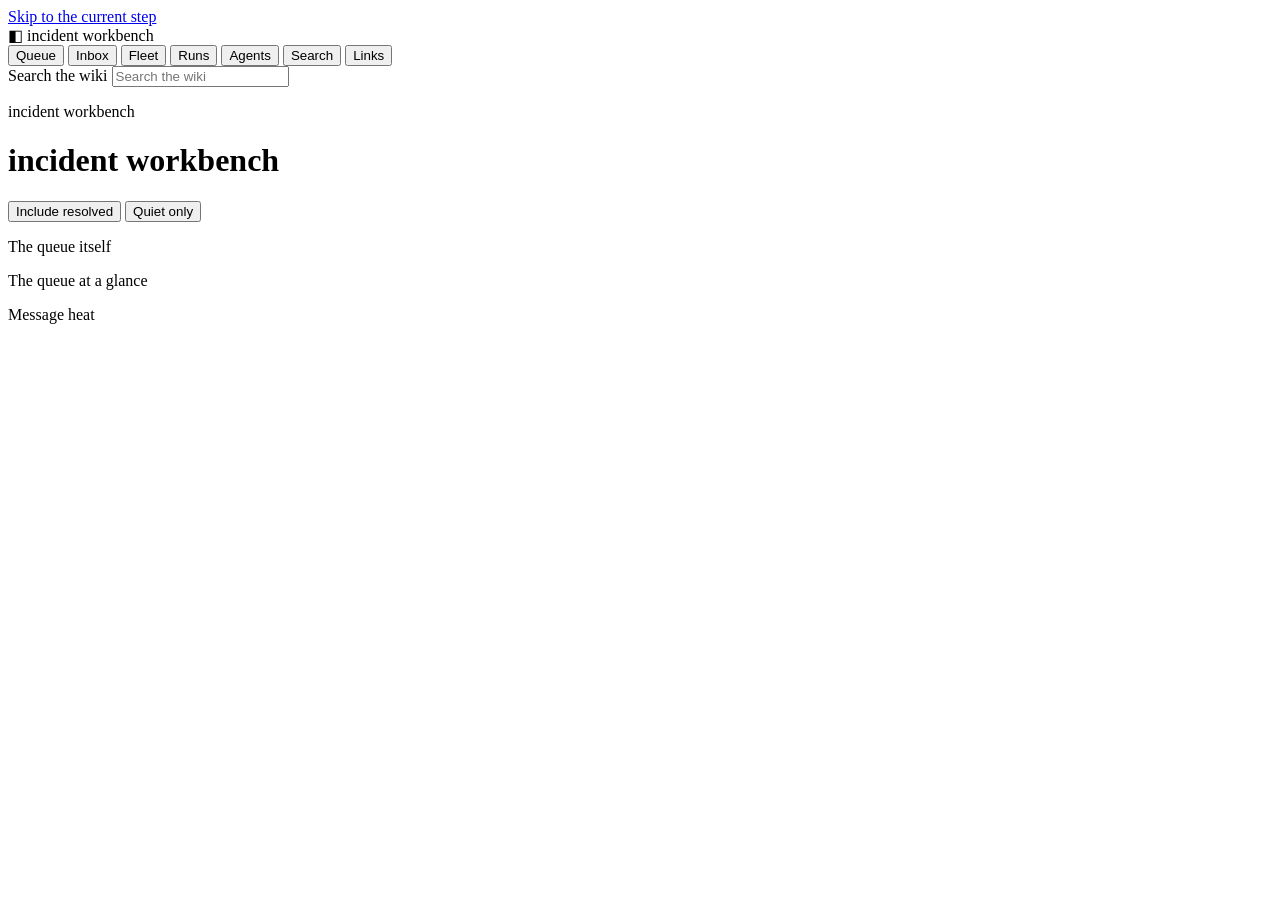
<file: src/dbwiki/portal/workbench.html>
<!doctype html>
<html lang="en">
<head>
<meta charset="utf-8">
<meta name="viewport" content="width=device-width, initial-scale=1">
<title>incident workbench</title>
<style>
/*@CSS@*/
</style>
</head>
<body>
<a class="skip" id="skip" href="#queue">Skip to the current step</a>

<div class="topbar" id="topbar">
  <div class="topbar-in">
    <span class="brand"><span class="brand-mark" aria-hidden="true">◧</span>
      <span>incident workbench</span></span>
    <nav class="nav" id="nav" aria-label="Views">
      <button type="button" class="tab" id="nav-queue">Queue</button>
      <button type="button" class="tab" id="nav-inbox">Inbox</button>
      <button type="button" class="tab" id="nav-fleet">Fleet</button>
      <button type="button" class="tab" id="nav-runs">Runs</button>
      <button type="button" class="tab" id="nav-agents">Agents</button>
      <button type="button" class="tab" id="nav-search">Search</button>
      <button type="button" class="tab" id="nav-links">Links</button>
    </nav>
    <span class="spacer"></span>
    <form class="find" id="find-form" novalidate>
      <label class="vh" for="find">Search the wiki</label>
      <input type="search" id="find" placeholder="Search the wiki">
    </form>
    <p class="who" id="who"></p>
  </div>
</div>

<main>

<header class="page" id="head">
  <p class="eyebrow" id="eyebrow">incident workbench</p>
  <h1 id="title">incident workbench</h1>
  <ul class="chips" id="chips"></ul>
</header>

<div id="notice" role="status" aria-live="assertive" aria-atomic="true" hidden></div>

<details class="context" id="context" hidden>
  <summary><span class="tw"></span><span id="context-cap">Incident context</span>
    <span class="spacer"></span><span class="strip" id="context-strip"></span></summary>
  <div class="in" id="context-in"></div>
</details>

<ol class="steps" id="steps" hidden></ol>

<section id="queue" tabindex="-1">
  <div class="lens">
    <div class="lens-bar" id="lens-bar" role="group"
         aria-label="Group the queue by"></div>
    <span class="spacer"></span>
    <button type="button" class="toggle" id="lens-all" aria-pressed="false">
      <span class="mk" aria-hidden="true"></span>
      <span>Include resolved</span>
    </button>
    <button type="button" class="toggle" id="lens-quiet" aria-pressed="false">
      <span class="mk" aria-hidden="true"></span>
      <span>Quiet only</span>
    </button>
  </div>
  <p class="lens-said" id="lens-said"></p>
  <div class="section-cap"><span class="cap">The queue itself</span>
    <span class="spacer"></span><span class="strip" id="queue-strip"></span></div>
  <ul class="rows board-rows" id="queue-rows"></ul>
  <p class="empty" id="queue-empty" hidden>No open or monitoring incident.
    Turn on "include resolved" to read the ones already closed.</p>
  <section class="panel board" aria-labelledby="glance-cap">
    <div class="section-cap"><span class="cap" id="glance-cap">The queue at a
      glance</span>
      <span class="spacer"></span>
      <span class="strip" id="facet-note"></span></div>
    <div class="facet" id="facet-chart"></div>
    <ul class="legend glance-legend" id="facet-legend" hidden></ul>
    <p class="empty" id="facet-empty" hidden>Nothing in the queue to
      group.</p>
    <div class="when" id="when-chart"></div>
    <p class="when-note" id="when-note" hidden></p>
    <ul class="when-list" id="when-list"></ul>
    <p class="empty" id="when-empty" hidden>No incident to place on the
      90 days behind today.</p>
  </section>
  <div class="section-cap"><span class="cap">Message heat</span>
    <span class="spacer"></span><span class="strip" id="heat-note"></span></div>
  <div class="lens">
    <div class="lens-bar" id="heat-days" role="group"
         aria-label="How many days the heat maps cover"></div>
  </div>
  <div class="heat" id="heat-maps"></div>
  <p class="empty" id="heat-empty" hidden>No digest sidecar covers these days,
    so there is no message heat to draw.</p>
</section>

<section id="inbox" tabindex="-1" hidden>
  <div class="section-cap"><span class="cap">Weeks this workbench still holds</span>
    <span class="spacer"></span><span class="strip" id="inbox-strip"></span>
    <button type="button" class="btn small" id="inbox-open" hidden></button></div>
  <dl class="tiles stats five" id="inbox-tiles"></dl>
  <div class="section-cap" id="inbox-cap"><span class="cap">Every week held</span>
    <span class="spacer"></span><span class="strip" id="inbox-said"></span></div>
  <div id="inbox-rows"></div>
  <p class="empty" id="inbox-empty" hidden>No weekly review has been published
    yet. The review runs on a schedule and writes under .state; nothing here is
    in the wiki.</p>
</section>

<section id="review" tabindex="-1" hidden>
  <div class="section-cap"><span class="cap" id="review-cap">Review</span>
    <span class="spacer"></span><span class="strip" id="review-strip"></span></div>
  <dl class="tiles stats five" id="review-tiles"></dl>
  <div class="twocol">
    <section class="card" id="review-note" aria-labelledby="review-note-cap">
      <span class="cap" id="review-note-cap">The covering note</span>
      <div id="review-synthesis"></div>
    </section>
    <div class="twoside">
      <section class="card" id="review-who" aria-labelledby="review-who-cap">
        <span class="cap" id="review-who-cap">Who it touches</span>
        <p class="linked" id="review-dbs"></p>
        <p class="mnote" id="review-kinds"></p>
      </section>
      <section class="card" id="review-went" aria-labelledby="review-went-cap">
        <span class="cap" id="review-went-cap">Where this went</span>
        <div id="review-deliveries"></div>
        <p class="empty" id="review-nowhere" hidden>Nothing has been sent for
          this week.</p>
      </section>
    </div>
  </div>
  <div class="section-cap"><span class="cap">What to look at</span>
    <span class="spacer"></span><span class="strip" id="review-said"></span></div>
  <div id="review-findings"></div>
  <p class="empty" id="review-empty" hidden>This week selected nothing to look
    at.</p>
</section>

<section id="fleet" tabindex="-1" hidden>
  <div class="section-cap"><span class="cap">Every database the wiki holds</span>
    <span class="spacer"></span><span class="strip" id="fleet-strip"></span></div>
  <p class="lens-said" id="fleet-said"></p>
  <div id="fleet-table"></div>
  <p class="empty" id="fleet-empty" hidden>The wiki holds no database page.</p>
</section>

<section id="db" tabindex="-1" hidden>
  <div class="section-cap"><span class="cap" id="db-cap">Database</span>
    <span class="spacer"></span><span class="strip" id="db-strip"></span></div>
  <p class="dbhost" id="db-host"></p>
  <dl class="tiles stats five" id="db-tiles"></dl>
  <div class="twocol">
    <section class="card about" id="db-about" aria-labelledby="db-about-cap">
      <span class="cap" id="db-about-cap">What the wiki says</span>
      <div id="db-about-in"></div>
    </section>
    <div class="twoside">
      <section class="card" id="db-heat" aria-labelledby="db-heat-cap">
        <span class="cap" id="db-heat-cap">Last 30 days of log lines</span>
        <div class="hbands" id="db-bands"></div>
        <p class="mnote" id="db-heat-note"></p>
      </section>
      <section class="card" id="db-named" aria-labelledby="db-named-cap">
        <span class="cap" id="db-named-cap">Named by</span>
        <p class="linked" id="db-linked"></p>
      </section>
    </div>
  </div>
  <div class="section-cap"><span class="cap">Incidents on this database</span>
    <span class="spacer"></span>
    <span class="strip" id="db-incidents-said"></span></div>
  <div id="db-rows"></div>
  <p class="empty" id="db-no-incidents" hidden>No incident page names this
    database.</p>
  <div class="section-cap"><span class="cap">Error codes seen here</span>
    <span class="spacer"></span><span class="strip" id="db-errors-said"></span></div>
  <div id="db-errors"></div>
  <p class="empty" id="db-no-errors" hidden>No error page records an occurrence
    on this database.</p>
  <div class="section-cap"><span class="cap">Journal</span>
    <span class="spacer"></span><span class="strip" id="db-journal-said"></span></div>
  <div id="db-journal"></div>
  <p class="empty" id="db-no-journal" hidden>Nothing has been written in this
    database's journal.</p>
</section>

<section id="wikipage" tabindex="-1" hidden>
  <div class="section-cap"><span class="cap" id="wikipage-cap">Page</span>
    <span class="spacer"></span><span class="strip" id="wikipage-strip"></span></div>
  <p class="meta" id="wikipage-named"></p>
  <p class="meta" id="wikipage-owner"></p>
  <div id="wikipage-changes" hidden>
    <div class="section-cap"><span class="cap">Changes</span>
      <span class="spacer"></span><span class="strip" id="wikipage-changes-said"></span></div>
    <p class="meta">Administrative acts the logs recorded: parameter changes,
      restarts, datafile and redo DDL. Read them before the errors. Times
      UTC.</p>
    <ul class="changes" id="wikipage-changes-list"></ul>
  </div>
  <nav class="outline" id="wikipage-outline" aria-label="Headings on this page"
       hidden></nav>
  <div class="prose" id="wikipage-body"></div>
  <div class="section-cap"><span class="cap">Evidence this page cites</span></div>
  <div id="wikipage-links"></div>
  <p class="empty" id="wikipage-no-links" hidden>This page carries no evidence
    reference.</p>
  <div class="section-cap"><span class="cap">Pages linking here</span></div>
  <p class="backlinks" id="wikipage-backlinks"></p>
  <p class="empty" id="wikipage-no-backlinks" hidden>No page in the wiki links
    to this one.</p>
</section>

<section id="search" tabindex="-1" hidden>
  <div class="section-cap"><span class="cap">Search the wiki</span>
    <span class="spacer"></span><span class="strip" id="search-strip"></span></div>
  <form id="search-form" novalidate>
    <div class="field"><div class="control">
      <input type="search" id="search-q" aria-label="What to look for">
    </div></div>
    <div class="actions">
      <button type="submit" class="btn primary">Search</button>
    </div>
  </form>
  <ul class="rows" id="search-hits"></ul>
  <p class="empty" id="search-empty" hidden></p>
</section>

<section id="runs" tabindex="-1" hidden>
  <div class="section-cap"><span class="cap">What the automation did</span>
    <span class="spacer"></span><span class="strip" id="runs-strip"></span></div>
  <div class="section-cap"><span class="cap">Watermarks</span></div>
  <ul class="chips" id="runs-freshness"></ul>
  <div class="section-cap"><span class="cap">History the logs hold</span></div>
  <div id="runs-coverage"></div>
  <div class="section-cap"><span class="cap">Recorded runs</span></div>
  <div id="runs-rows"></div>
  <p class="empty" id="runs-empty" hidden>No run is recorded under .state.</p>
  <div class="section-cap"><span class="cap">What the loop cost, by day</span></div>
  <div id="runs-trend"></div>
  <p class="empty" id="runs-no-trend" hidden>The logs hold no dated line.</p>
  <div class="section-cap"><span class="cap">Failures that keep coming back</span></div>
  <div id="runs-failures"></div>
  <p class="empty" id="runs-no-failures" hidden>No run in what the logs hold
    recorded a categorised failure.</p>
  <div class="section-cap"><span class="cap">Digests still waiting</span></div>
  <ul class="rows" id="runs-backlog"></ul>
  <p class="empty" id="runs-no-backlog" hidden>The ledger holds no digest that
    is neither ingested, failed nor deliberately skipped.</p>
  <div class="section-cap"><span class="cap">Started, never finished</span></div>
  <ul class="rows" id="runs-pending"></ul>
  <p class="empty" id="runs-no-pending" hidden>Every recorded start has a
    recorded finish.</p>
</section>

<section id="links" tabindex="-1" hidden>
  <p class="lintro" id="links-intro"></p>
  <div id="links-board"></div>
  <p class="empty" id="links-empty" hidden>No links configured; add config/links.yaml.</p>
</section>

<section id="run" tabindex="-1" hidden>
  <div class="section-cap"><span class="cap">Stage timeline</span>
    <span class="spacer"></span><span class="strip" id="run-strip"></span></div>
  <div class="timeline" id="run-timeline"></div>
  <div class="section-cap"><span class="cap">Databases this run saw</span></div>
  <ul class="rows" id="run-dbs"></ul>
  <p class="empty" id="run-no-dbs" hidden>This run recorded no database.</p>
  <div class="section-cap"><span class="cap">Agent stages this run, each with its trace</span></div>
  <div id="run-agents"></div>
  <p class="empty" id="run-no-agents" hidden>This run recorded no agent stage.</p>
  <div class="section-cap"><span class="cap">This run and the one before it</span></div>
  <div id="run-compare"></div>
  <p class="empty" id="run-no-compare" hidden>No earlier run of this command is
    still in the logs; the runs screen says how far back they go.</p>
  <div class="section-cap"><span class="cap">Specialist tools</span></div>
  <div id="run-links"></div>
</section>

<section id="agents" tabindex="-1" hidden>
  <div class="section-cap"><span class="cap">What the agent loops did</span>
    <span class="spacer"></span><span class="strip" id="agents-strip"></span></div>
  <div class="lens">
    <div class="lens-bar" id="agents-hours" role="group"
         aria-label="How far back the agent activity reaches"></div>
  </div>
  <dl class="tiles stats" id="agents-tiles"></dl>
  <p class="empty" id="agents-empty" hidden>No agent stage is recorded in this
    window. The coverage below says how far back the logs reach.</p>
  <div class="section-cap"><span class="cap">Every tick, by how long it
    ran</span>
    <span class="spacer"></span><span class="strip" id="agents-note"></span></div>
  <div class="card" id="agents-chart"></div>
  <ul class="legend" id="agents-legend"></ul>
  <div class="section-cap"><span class="cap">Which model did the work</span></div>
  <div id="agents-models"></div>
  <p class="empty" id="agents-no-models" hidden>No agent stage is recorded in
    this window.</p>
  <div class="section-cap"><span class="cap">The ticks</span>
    <span class="spacer"></span>
    <span class="strip" id="agents-ledger-note"></span></div>
  <div id="agents-ledger"></div>
  <p class="meta cov" id="agents-coverage"></p>
</section>

<section class="stage" id="incident" tabindex="-1" hidden>
  <div class="bar">
    <span class="badge" id="incident-badge"><span class="mk"></span>
      <span class="word"></span></span>
    <span class="quiet" id="incident-quiet" hidden></span>
    <span class="cap">The case as the wiki holds it</span>
    <span class="spacer"></span><span class="strip" id="incident-strip"></span></div>
  <div class="in">
    <dl class="tiles" id="facts"></dl>
    <div class="chipline" id="incident-codes"></div>

    <div class="section-cap" id="research-cap" hidden><span class="cap">What
      the wiki knows about these codes</span></div>
    <div class="research" id="research"></div>
    <p class="chipline" id="research-thin" hidden></p>

    <div class="section-cap"><span class="cap">The monitoring window</span>
      <span class="spacer"></span><span class="strip" id="window-strip"></span></div>
    <p class="win-said" id="window-said"></p>
    <div class="window" id="window-draw"></div>
    <p class="empty" id="window-none" hidden>No window is open on this
      incident, so there is nothing counting down.</p>

    <div class="section-cap"><span class="cap">What has been done</span>
      <span class="spacer"></span><span class="strip" id="acts-strip"></span></div>
    <ol class="acts" id="acts"></ol>
    <p class="empty" id="acts-none" hidden>No action has been recorded on
      this page yet.</p>

    <div class="section-cap"><span class="cap">Which ticks wrote this page</span>
      <span class="spacer"></span><span class="strip" id="touches-strip"></span></div>
    <div class="touches" id="incident-touches"></div>
    <p class="empty" id="touches-none" hidden>No agent tick has written this
      page in the last 30 days. Everything on it was written by hand.</p>

    <div class="section-cap"><span class="cap">What you can do now</span></div>
    <ul class="kinds" id="verbs"></ul>
    <p class="meta" id="verb-help">Pick what you did, or what you are about to do.</p>

    <details class="context" id="tools">
      <summary><span class="tw"></span><span>Ask an agent about this incident</span>
        <span class="spacer"></span><span class="strip" id="tools-strip"></span></summary>
      <div class="in">
        <ul class="rows" id="tool-rows"></ul>
        <p class="empty" id="tools-empty" hidden>This workbench offers no
          advisory tool.</p>
      </div>
    </details>

    <details class="context asking" id="ask">
      <summary><span class="tw"></span><span>Interview this incident</span>
        <span class="spacer"></span><span class="strip" id="ask-strip"></span></summary>
      <div class="in">
        <p class="meta" id="ask-reads"></p>
        <p class="meta ceiling" id="ask-ceiling"></p>
        <p class="meta why" id="ask-why" hidden></p>
        <div class="field">
          <div class="head"><label for="ask-q">your question</label></div>
          <p class="help">Free text. The agent reads the incident, its error
            pages, the actions, the closure facts and any digests the wiki
            holds, and answers from those.</p>
          <div class="control"><textarea id="ask-q" rows="2"></textarea></div>
        </div>
        <div class="actions">
          <button type="button" class="btn primary" id="ask-go">Ask</button>
          <span class="strip">Nothing the agent says is written to the wiki.</span>
        </div>
        <ul class="thread" id="ask-thread"></ul>
        <p class="empty" id="ask-empty" hidden>Nothing has been asked about
          this incident yet.</p>
      </div>
    </details>
  </div>
  <div class="foot actions">
    <button type="button" class="btn" id="incident-back">Back to the queue</button>
    <span class="spacer"></span>
    <span class="strip">Nothing is written until you publish.</span>
  </div>
</section>

<section class="stage" id="form" tabindex="-1" hidden>
  <div class="bar"><span class="cap" id="form-cap">Step 1 &mdash; write what happened</span>
    <span class="spacer"></span><span class="strip" id="form-strip"></span></div>
  <div class="in">
    <form id="fields" novalidate></form>
  </div>
  <div class="foot actions">
    <button type="button" class="btn" id="form-back">Back</button>
    <button type="button" class="btn" id="form-tool" hidden></button>
    <button type="button" class="btn primary" id="form-go">Preview the exact edit</button>
    <span class="spacer"></span>
    <span class="strip" id="form-hint">Nothing is written until you publish.</span>
  </div>
</section>

<section class="stage" id="preview" tabindex="-1" hidden>
  <div class="bar"><span class="cap">Step 2 &mdash; review the exact edit</span>
    <span class="spacer"></span><span class="strip" id="preview-strip"></span></div>
  <div class="in">
    <div id="lint"></div>
    <div class="section-cap"><span class="cap" id="diff-cap">Unified diff</span>
      <span class="spacer"></span><span class="strip" id="diff-paths"></span></div>
    <div class="diff" id="diff" role="region" tabindex="0"
         aria-label="Unified diff of every file this edit writes"></div>
    <div class="cli" id="cli"></div>
  </div>
  <div class="foot actions">
    <button type="button" class="btn" id="preview-back">Back to the form</button>
    <button type="button" class="btn primary" id="preview-go">Continue</button>
    <span class="spacer"></span>
    <span class="strip" id="preview-hint"></span>
  </div>
</section>

<section class="stage" id="confirm" tabindex="-1" hidden>
  <div class="bar"><span class="cap">Step 3 &mdash; publish</span>
    <span class="spacer"></span><span class="strip" id="confirm-strip"></span></div>
  <div class="in">
    <div class="confirm" id="confirm-panel"></div>
  </div>
  <div class="foot actions">
    <button type="button" class="btn" id="confirm-back">Back to the diff</button>
    <button type="button" class="btn primary" id="confirm-go">Publish</button>
    <span class="spacer"></span>
    <span class="strip" id="confirm-hint">One commit, then a push.</span>
  </div>
</section>

<section class="stage" id="result" tabindex="-1" hidden>
  <div class="bar"><span class="cap">Published</span>
    <span class="spacer"></span><span class="strip" id="result-strip"></span></div>
  <div class="in">
    <div class="result" id="result-panel"></div>
  </div>
  <div class="foot actions">
    <button type="button" class="btn primary" id="result-back">Back to the queue</button>
    <span class="spacer"></span>
    <span class="strip">The queue is re-read from the wiki.</span>
  </div>
</section>

</main>

<template id="tpl-row"><li><button type="button" class="row">
  <span class="name"></span><span class="badge"></span><span class="db"></span>
  <span class="when"></span><span class="verdict"></span>
  <span class="dirty"></span>
</button></li></template>

<template id="tpl-chip"><li class="chip"><b></b><span></span></li></template>

<template id="tpl-queue-row"><li class="qitem"><button type="button" class="qrow">
  <span class="qhead">
    <span class="badge"><span class="mk"></span><span class="word"></span></span>
    <span class="name"></span>
    <span class="dirty">uncommitted</span>
    <span class="quiet"></span>
  </span>
  <span class="qmeta"><span class="db"></span><span class="when"></span>
    <span class="age"></span><span class="verdict"></span></span>
</button><span class="codes"></span></li></template>

<template id="tpl-group-head"><li class="group-head">
  <span class="gname"></span><span class="gcount"></span>
  <span class="gsplit"></span>
</li></template>

<template id="tpl-when-row"><li><span class="mk"></span>
  <span class="day"></span><span class="what"></span></li></template>

<template id="tpl-heatmap"><section class="panel heatmap">
  <div class="hbox"></div>
  <ul class="heat-legend"></ul>
</section></template>

<template id="tpl-tile"><div class="tile"><dt></dt><dd></dd></div></template>

<template id="tpl-stat"><div class="tile stat"><dt></dt>
  <dd><span class="v"></span><span class="s"></span></dd></div></template>

<template id="tpl-research"><article class="rcard">
  <div class="rtop"><span class="badge rstate"></span></div>
  <dl class="rbody">
    <dt>Cause</dt><dd class="cause"></dd>
    <dt>Action</dt><dd class="action"></dd>
  </dl>
  <p class="rsrc"></p>
  <div class="rnotes"></div>
  <div class="rfix"></div>
  <div class="rpast"></div>
</article></template>

<template id="tpl-act"><li class="act">
  <span class="disc"></span>
  <div class="act-in">
    <div class="act-top"><span class="verb"></span>
      <span class="badge outcome"><span class="mk"></span>
        <span class="word"></span></span>
      <span class="spacer"></span><span class="when"></span></div>
    <p class="headline"></p>
    <p class="meta detail"></p>
    <p class="meta evidence"></p>
  </div>
</li></template>

<template id="tpl-legend"><li><span class="sw" aria-hidden="true"></span>
  <span class="nm"></span></li></template>

<template id="tpl-fresh"><li class="chip"><b></b>
  <span class="badge"><span class="mk"></span><span class="word"></span></span>
  <span class="age"></span>
</li></template>

<template id="tpl-stage-box"><div class="stage-box">
  <div class="top"><span class="nm"></span>
    <span class="badge"><span class="mk"></span><span class="word"></span></span>
    <span class="kindmark"></span><span class="inferred">inferred</span></div>
  <p class="reason"></p>
  <p class="facts"></p>
</div></template>

<template id="tpl-run-db"><li class="dbrow">
  <div class="top"><span class="db"></span><span class="badge"></span>
    <span class="verdict"></span><span class="tier"></span></div>
  <p class="meta reasons"></p>
  <p class="meta why"></p>
  <p class="meta usage"></p>
  <p class="meta commit"></p>
  <p class="meta digest"></p>
</li></template>

<template id="tpl-verb"><li><button type="button" class="kind">
  <span class="mark"></span><span class="verb"></span><span class="role"></span>
</button></li></template>

<template id="tpl-forag"><li><span class="mk"></span><span class="txt"></span></li></template>

<template id="tpl-commit"><tr><td class="db"></td><td class="when"></td>
  <td class="actor"></td><td class="subject"></td></tr></template>

<template id="tpl-problem"><li><b></b><span></span></li></template>

<template id="tpl-notice"><div class="notice">
  <div class="top"><span class="badge"></span><span class="what"></span></div>
  <p class="detail"></p>
  <ul class="paths" hidden></ul>
  <pre class="recipe" hidden></pre>
  <div class="actions" hidden><button type="button" class="btn small"></button></div>
</div></template>

<template id="tpl-field"><div class="field">
  <div class="head"><label></label><span class="req">Required</span>
    <span class="opt">optional</span><span class="flag"></span></div>
  <p class="help"></p>
  <div class="control"></div>
  <p class="why"><span class="mk">!</span><span class="says"></span>
    <button type="button" class="btn small">None identified</button></p>
</div></template>

<template id="tpl-check"><div class="field"><div class="check">
  <input type="checkbox">
  <div class="txt"><label></label>
    <p class="pages"></p>
    <p class="effect"></p></div>
</div></div></template>

<template id="tpl-pair"><div class="pair">
  <div class="kindwrap"><label class="sub">kind</label></div>
  <div class="payloadwrap"><input type="text" class="mono">
    <label class="sub">payload</label></div>
</div></template>

<template id="tpl-finding"><li class="finding">
  <div class="top"><span class="badge severity"></span>
    <span class="badge b-quiet quiet">suppressed</span>
    <span class="rule"></span><span class="where"></span></div>
  <p class="message"></p>
  <p class="hint"></p>
</li></template>

<template id="tpl-filerow"><div class="filerow"><span class="path"></span>
  <span class="stat"><span class="p"></span> <span class="m"></span></span>
</div></template>

<template id="tpl-cli"><div>
  <div class="top"><span class="cap">The same act, from a terminal</span>
    <span class="spacer"></span><span class="strip note"></span>
    <button type="button" class="btn small">Copy</button></div>
  <pre></pre>
</div></template>

<template id="tpl-confirm"><div>
  <h3></h3>
  <p class="rule-text scale"></p>
  <div class="msg"></div>
  <dl></dl>
  <p class="rule-text retry"></p>
</div></template>

<template id="tpl-pair-row"><div><dt></dt><dd></dd></div></template>

<template id="tpl-step"><li><span class="disc"></span>
  <span class="nm"><span class="label"></span><span class="sub"></span></span></li></template>

<template id="tpl-proposal"><div class="proposal">
  <div class="top"><span class="badge b-quiet"></span>
    <span class="spacer"></span>
    <button type="button" class="btn small"></button></div>
  <p class="says"></p>
  <p class="links"></p>
  <p class="meta cost"></p>
</div></template>

<template id="tpl-acts"><div class="ctl">
  <button type="button" class="btn small ack">Acknowledge</button>
  <select class="days"></select>
  <button type="button" class="btn small hush">Suppress</button>
</div></template>

<template id="tpl-theme"><li>
  <span class="tt"></span><p class="td"></p><p class="chips"></p>
</li></template>

<template id="tpl-turn"><li class="turn">
  <p class="q"><span class="mk">?</span><span class="txt"></span></p>
  <div class="a">
    <div class="a-top">
      <span class="badge"><span class="mk"></span><span class="word"></span></span>
      <span class="spacer"></span><span class="cost"></span></div>
    <p class="says"></p>
    <p class="links"></p>
  </div>
</li></template>

<template id="tpl-tool"><li class="tool">
  <div class="top">
    <span class="badge"><span class="mk"></span><span class="word"></span></span>
    <span class="name"></span>
    <button type="button" class="btn small">Ask</button></div>
  <p class="reads"></p>
  <p class="ceiling"></p>
  <p class="why"></p>
  <div class="answer"></div>
</li></template>

<script>
"use strict";

/* Every value on this page arrives over the API and is placed with
   textContent, so a wiki title holding a `<` is a title and never a tag. One
   string is the exception: a page's rendered body, which is markup and is
   inserted by `renderBody` and nowhere else. */

const $ = (id) => document.getElementById(id);
const clone = (id) => $(id).content.firstElementChild.cloneNode(true);

function clear(node) {
  while (node.firstChild) node.removeChild(node.firstChild);
  return node;
}

function put(root, selector, text) {
  const node = root.querySelector(selector);
  node.textContent = text === null || text === undefined ? "" : String(text);
  return node;
}

function renderBody(host, html) {
  host.innerHTML = String(html || "");
}

const short = (sha) => String(sha || "").slice(0, 7);
const words = (list) => (list || []).join(", ");
const human = (word) => String(word || "").replace(/_/g, " ");

let inflight = false;

async function once(button, label, work) {
  if (inflight) return false;
  inflight = true;
  const was = button.textContent;
  button.textContent = label;
  try {
    return await work();
  } finally {
    inflight = false;
    if (button.textContent === label) button.textContent = was;
  }
}

async function api(method, path, params, body) {
  const args = params || {};
  let url = path.replace("{slug}", encodeURIComponent(args.slug || ""));
  if (args.query) url += "?" + new URLSearchParams(args.query).toString();
  const init = {method: method, cache: "no-store",
                headers: {"accept": "application/json"}};
  /* Every POST goes out as JSON, even one with nothing to say. The server
     refuses a POST that is not `application/json` with a 415, and that
     refusal is what keeps a cross-site form off these routes; this is the
     only place the header is set, so a caller with no body must not be able
     to send one bare and meet a 415 it cannot read. */
  if (method === "POST" || body !== undefined) {
    init.headers["content-type"] = "application/json";
    init.body = JSON.stringify(body === undefined ? {} : body);
  }
  let response;
  try {
    response = await fetch(url, init);
  } catch (err) {
    return {status: 0, body: {error: "unreachable",
      message: "the workbench server did not answer. Is dbwiki portal "
               + "serve still running?"}};
  }
  let payload = null;
  try {
    payload = await response.json();
  } catch (err) {
    payload = null;
  }
  return {status: response.status, body: payload || {}};
}

const NAV = {queue: "queue", fleet: "fleet", db: "db", search: "search",
             wikipage: "wikipage", incident: "incident", runs: "runs",
             run: "run", inbox: "inbox", review: "review", agents: "agents",
             links: "links"};

const TRANSITIONS = {
  queue:    Object.assign({}, NAV),
  fleet:    Object.assign({}, NAV),
  db:       Object.assign({}, NAV),
  search:   Object.assign({}, NAV),
  wikipage: Object.assign({}, NAV),
  runs:     Object.assign({}, NAV),
  run:      Object.assign({}, NAV),
  agents:   Object.assign({}, NAV),
  inbox:    Object.assign({}, NAV),
  review:   Object.assign({}, NAV),
  links:    Object.assign({}, NAV),
  incident: Object.assign({}, NAV, {back: "queue", pick: "form"}),
  form:     {back: "incident", preview: "preview"},
  preview:  {back: "form", continue: "confirm"},
  confirm:  {back: "preview", published: "result", repreview: "preview",
             blocked: "preview", amend: "form", stay: "confirm"},
  result:   {back: "queue", again: "queue"},
};

const SCREENS = ["queue", "inbox", "review", "fleet", "db", "wikipage",
                 "search", "runs", "run", "agents", "links", "incident", "form",
                 "preview", "confirm", "result"];

const WRITING = ["form", "preview", "confirm", "result"];

const ON_INCIDENT = ["incident"].concat(WRITING);

const STEPS = [
  {screen: "form", label: "Write", sub: "what happened"},
  {screen: "preview", label: "Review", sub: "the exact edit"},
  {screen: "confirm", label: "Publish", sub: "one commit"},
];

/* How long ago a row was opened, said in the words the age facet groups by.
   A row whose page records no `opened` is `unrecorded` and never `older`:
   the two mean different things and an operator sorting by age has to be
   able to see which rows the wiki cannot date. */
const DAY_MS = 86400000;

/* ---- one vocabulary for instants ----
   Every day and every clock time on this page is said one way: `4 Sep` for a
   day, `4 Sep 15:00` for an instant, and the year beside them only when it is
   not this one. A string is read as the characters the wire sent, so a UTC
   stamp reads as itself in whatever timezone the operator has and agrees with
   the ISO the page shows beside it; a number is a millisecond this page
   computed and is read on the reader's own clock. A table folded under the
   reader's days reads its rows as numbers too (`localWords`), so a row and
   its day header never name two clocks. Where the words land on an
   element of their own, `stamped` hangs the instant they were built from in
   its `title`, so the exact stamp is a hover away rather than a second string
   on the screen; a sentence built out of two of them has no such element and
   carries none. */
const MONTHS = ["Jan", "Feb", "Mar", "Apr", "May", "Jun", "Jul", "Aug",
                "Sep", "Oct", "Nov", "Dec"];

const STAMP_RE = /^(\d{4})-(\d{2})-(\d{2})(?:[T ](\d{2}):(\d{2}))?/;

const pad2 = (value) => String(value).padStart(2, "0");

function stampParts(value) {
  if (typeof value === "number") {
    const at = new Date(value);
    return {year: at.getFullYear(), month: at.getMonth() + 1,
            day: at.getDate(),
            clock: pad2(at.getHours()) + ":" + pad2(at.getMinutes())};
  }
  const cut = STAMP_RE.exec(String(value || ""));
  if (!cut) return null;
  return {year: Number(cut[1]), month: Number(cut[2]), day: Number(cut[3]),
          clock: cut[4] ? cut[4] + ":" + cut[5] : ""};
}

const UNRECORDED = "unrecorded";

function dayWords(value, absent) {
  const at = stampParts(value);
  if (!at) return absent === undefined ? UNRECORDED : absent;
  return at.day + " " + (MONTHS[at.month - 1] || "?")
    + (at.year === new Date().getFullYear() ? "" : " " + at.year);
}

function stampWords(value, absent) {
  const at = stampParts(value);
  if (!at) return absent === undefined ? UNRECORDED : absent;
  return dayWords(value) + (at.clock ? " " + at.clock : "");
}

/* A table folded under the reader's own days (`foldDays`) says its rows on
   the same clock, or a run at 23:30Z sits under Thursday's header in Prague
   and reads "23 Sep 23:30" beside it. Such a table reads its instants as
   milliseconds, and its `at` column names the zone once; the ISO the row
   was built from is still its hover. */
function localZone() {
  try {
    const part = new Intl.DateTimeFormat(undefined, {timeZoneName: "short"})
      .formatToParts(new Date()).find((one) => one.type === "timeZoneName");
    return part ? part.value : "local";
  } catch (err) {
    return "local";
  }
}

const atHead = () => "at (" + localZone() + ")";

function localWords(iso, absent) {
  const at = Date.parse(String(iso || ""));
  return Number.isNaN(at) ? stampWords(iso, absent) : stampWords(at);
}

function titled(node, iso) {
  if (iso) node.setAttribute("title", String(iso));
  else node.removeAttribute("title");
  return node;
}

function stamped(node, iso, words) {
  node.textContent = words;
  return titled(node, iso);
}

const AGE_BUCKETS = [[1, "today"], [7, "this week"], [31, "this month"]];

function ageBucket(instant) {
  const at = Date.parse(String(instant || ""));
  if (!at) return "unrecorded";
  const days = Math.floor((Date.now() - at) / DAY_MS);
  for (const [edge, word] of AGE_BUCKETS) if (days < edge) return word;
  return "older";
}

/* A facet is one dimension the queue can be grouped by: a registry, so a new
   dimension is a row here rather than a branch in four painters. `of` answers
   with one group name or with a list, and a row in a list lands in every
   group it names. `sort` is either the fixed vocabulary its groups are drawn
   in, or "count", which is biggest first and ties broken by name. */
const FACETS = {
  db:      {label: "Database",
            of: (r) => r.db || "unknown", sort: "count"},
  status:  {label: "Status",
            of: (r) => r.status,
            sort: ["open", "monitoring", "resolved"]},
  code:    {label: "Error code",
            of: (r) => (r.error_codes || []).length
                       ? r.error_codes : ["no code"], sort: "count"},
  age:     {label: "Age",
            of: (r) => ageBucket(r.opened),
            sort: ["today", "this week", "this month", "older", "unrecorded"]},
  verdict: {label: "Window",
            of: (r) => r.verdict ? human(r.verdict) : "no window",
            sort: "count"},
};

const DEFAULT_FACET = "db";

/* `incidents.Status`, drawn so the colour can be off. A queue told apart by
   hue alone is a queue half the operators cannot read, so every status wears
   its glyph and its word beside the colour. */
const INCIDENT_GLYPH = {open: "▲", monitoring: "◍", resolved: "✓"};

const STATUS_ORDER = ["open", "monitoring", "resolved"];

/* `heat.CLASSES`, one map each and in the server's order. The hue is a name
   and not a colour: the rect and the legend swatch are drawn by two
   renderers, one SVG and one HTML, and they read one `--hue` custom property
   off the same class rather than each holding a colour that could drift. */
const HEAT_CLASSES = {
  error: {label: "Errors", hue: "red"},
  warning: {label: "Warnings", hue: "amber"},
  unmatched: {label: "Unmatched lines", hue: "slate"}
};

const HEAT_DAYS = [14, 30, 90];

const DEFAULT_HEAT_DAYS = 30;

/* Last night, the last two nights, the last week. The loop ticks roughly
   every two hours, so a day is about twelve rows and a week about eighty:
   past that the lanes stop being readable and the model table above is the
   view that scales. `api.AGENT_DEFAULT_HOURS` is the server's copy of the
   middle one; a request that names no window still has to mean something. */
const AGENT_HOURS = [24, 48, 168];

const DEFAULT_AGENT_HOURS = 48;
/* How long an open incident's codes have to have been absent before the
   board says so. Substituted by `ui.page()` out of `readmodel.QUIET_DAYS`,
   so the board and the health report cannot come to disagree about which
   cases are quiet. The day the wire sends is the operand and the span is
   measured against the browser's own today, the way the stale badge compares
   a revision with the head: a server-computed quiet flag would be a second
   answer to a question the page already holds both sides of. */
const QUIET_DAYS = /*@QUIET_DAYS@*/;

/* How many of a day's changes the strip draws before it points at the
   digests. Substituted by `ui.page()` out of `daily_html.MAX_CHANGE_ROWS`:
   the daily page's strip draws the same rows and stops at the same count. */
const MAX_CHANGE_ROWS = /*@MAX_CHANGE_ROWS@*/;

const STATE = {
  screen: "queue",
  lens: {facet: DEFAULT_FACET, group: null, all: false, quiet: false},
  heat: {days: DEFAULT_HEAT_DAYS, data: null, refused: false},
  queue: null,
  inbox: null,
  /* Which groups of the inbox's table the reader has opened. It outlives a
     redraw and is emptied when the inbox is loaded again: the weeks behind
     the fold are not the same weeks a week later. */
  inboxFolds: new Set(),
  review: null,
  /* Which groups of the week's table the reader has opened, and whether the
     covering note is listing every page it cites. Both outlive a redraw and
     both are emptied when another week is opened: a group the reader opened
     on one week is a group the next one may not have. */
  reviewFolds: new Set(),
  reviewCited: false,
  fleet: null,
  /* The last thirty days of counts, which the fleet's sparklines and a
     database's bands both draw. One answer, asked for by whichever screen
     opens first and reused by the other. */
  heat30: {data: null, refused: false},
  fleetTicks: null,
  db: null,
  /* Which sections of the standing page the reader has opened, by heading
     slug, and which folded groups of the three tables below are open. Both
     outlive a redraw, and both are emptied when another database is opened:
     a slug is a heading on one page and means nothing on the next. */
  dbSections: new Set(),
  dbFolds: new Set(),
  wikipage: null,
  search: null,
  runs: null,
  run: null,
  agents: null,
  agentHours: DEFAULT_AGENT_HOURS,
  /* Which folded days of the ledger the reader has opened, by day key. It
     outlives a redraw and a window toggle: a day opened at 48 hours is a day
     the reader is reading, and 168 hours is more of the same screen. */
  agentDays: new Set(),
  runDays: new Set(),
  links: null,
  incident: null,
  verb: null,
  values: {},
  preview: null,
  at: null,
  result: null,
  notice: null,
  tools: null,
  toolsFor: null,
  advisory: {},
  toolAt: {},
  thread: [],
  askAt: null,
  filling: null,
  proposal: null,
  replaced: null,
};

function go(event) {
  const to = (TRANSITIONS[STATE.screen] || {})[event];
  if (!to) {
    console.warn("refused " + event + " from " + STATE.screen);
    return false;
  }
  if (event === "back" || event === "again") STATE.notice = null;
  STATE.screen = to;
  render();
  /* The control that was clicked is gone with the screen it belonged to, so
     focus would fall to the body. The form puts focus on its first field
     already; every other screen takes it on the section itself. */
  const screen = $(to);
  if (!screen.contains(document.activeElement)) screen.focus();
  return true;
}

const incidentHash = (slug) => {
  const at = slug || (STATE.incident || {}).slug;
  return at ? "#/incident/" + encodeURIComponent(at) : "#/queue";
};

const pagePath = (path) =>
  String(path || "").split("/").map(encodeURIComponent).join("/");

const runHead = () => (STATE.run || {}).run || {};

/* `#/queue`, `#/queue/<facet>`, `#/queue/<facet>/<group>`. The default lens
   writes the bare address, so the queue an operator bookmarks is the queue
   they arrived on rather than a spelling of the same thing. */
function queueHash() {
  const lens = STATE.lens;
  if (lens.facet === DEFAULT_FACET && !lens.group) return "#/queue";
  let hash = "#/queue/" + encodeURIComponent(lens.facet);
  if (lens.group) hash += "/" + encodeURIComponent(lens.group);
  return hash;
}

const HASH_OF = {
  queue:    queueHash,
  fleet:    () => "#/fleet",
  db:       () => "#/db/" + encodeURIComponent((STATE.db || {}).db || ""),
  wikipage: () => "#/page/" + pagePath((STATE.wikipage || {}).path || ""),
  search:   () => "#/search/"
                  + encodeURIComponent((STATE.search || {}).query || ""),
  runs:     () => "#/runs",
  links:    () => "#/links",
  run:      () => "#/run/" + encodeURIComponent(runHead().run_id || ""),
  agents:   () => "#/agents",
  inbox:    () => "#/inbox",
  review:   () => "#/review/"
                  + encodeURIComponent((STATE.review || {}).review_id || ""),
  incident: incidentHash, form: incidentHash, preview: incidentHash,
  confirm:  incidentHash, result: incidentHash,
};

/* Keyed by the head of the hash and not by the screen id: `#/page/` opens the
   `wikipage` screen, and `#/review/` opens `review`, which happens to share
   its word. */
const OPEN_ROUTE = {
  queue: openQueue, fleet: loadFleet, db: openDb, page: openPage,
  search: runSearch, incident: openIncident, runs: loadRuns, run: openRun,
  inbox: loadInbox, review: openReview, agents: loadAgents,
  links: loadLinks,
};

const NEEDS_ARGUMENT = ["db", "page", "incident", "run", "review"];

function sync() {
  const want = (HASH_OF[STATE.screen] || HASH_OF.queue)();
  if (location.hash !== want) location.hash = want;
}

function route(hash) {
  const parts = String(hash || "").split("/");
  if (parts.shift() !== "#") return false;
  const head = parts.shift();
  const open = OPEN_ROUTE[head];
  if (!open) return false;
  const rest = decodeURIComponent(parts.join("/"));
  if (!rest && NEEDS_ARGUMENT.indexOf(head) >= 0) return false;
  open(rest);
  return true;
}

function onHashChange() {
  if (location.hash.indexOf("#/") !== 0) return;
  if (location.hash === (HASH_OF[STATE.screen] || HASH_OF.queue)()) return;
  if (!route(location.hash)) { go("queue"); loadQueue(); }
}

function notify(tone, label, what, detail, paths, action, recipe) {
  STATE.notice = {tone: tone, label: label, what: what, detail: detail,
                  paths: paths || [], action: action || null,
                  recipe: recipe || ""};
}

let ticking = null;

function countDown(button, action) {
  if (ticking) { clearInterval(ticking); ticking = null; }
  const tick = () => {
    const left = Math.ceil((action.until - Date.now()) / 1000);
    if (left > 0) {
      button.disabled = true;
      button.textContent = action.label + " in " + left + "s";
      return;
    }
    button.disabled = false;
    button.textContent = action.label;
    if (ticking) { clearInterval(ticking); ticking = null; }
  };
  tick();
  if (button.disabled) ticking = setInterval(tick, 250);
}

function paintNotice() {
  if (ticking) { clearInterval(ticking); ticking = null; }
  const host = clear($("notice"));
  const n = STATE.notice;
  host.hidden = !n;
  if (!n) return;
  const node = clone("tpl-notice");
  node.classList.add("n-" + n.tone);
  const badge = put(node, ".badge", n.label);
  badge.classList.add(n.tone === "done" ? "b-routine"
                      : (n.tone === "wait" ? "b-watch" : "b-attention"));
  put(node, ".what", n.what);
  put(node, ".detail", n.detail);
  const paths = node.querySelector(".paths");
  paths.hidden = n.paths.length === 0;
  for (const path of n.paths) {
    const li = document.createElement("li");
    li.textContent = path;
    paths.appendChild(li);
  }
  const recipe = node.querySelector(".recipe");
  recipe.hidden = !n.recipe;
  recipe.textContent = n.recipe;
  const actions = node.querySelector(".actions");
  actions.hidden = !n.action;
  const button = actions.querySelector("button");
  if (n.action) {
    if (n.action.id) button.id = n.action.id;
    button.addEventListener("click", n.action.run);
    countDown(button, n.action);
  }
  host.appendChild(node);
}

/* The lens the address names, then the fetch. A facet the address misspells
   falls back to the default rather than to an empty board: the operator
   arrived here to read the queue. */
function openQueue(rest) {
  const parts = String(rest || "").split("/");
  const facet = FACETS[parts[0]] ? parts[0] : DEFAULT_FACET;
  const group = parts.slice(1).join("/");
  STATE.lens.facet = facet;
  STATE.lens.group = group || null;
  return loadQueue();
}

/* The board first and the maps after it, never the two awaited together: the
   queue is why the operator opened this screen, and the maps are ninety days
   of digests behind it. */
async function loadQueue() {
  await loadIncidents();
  await loadHeat();
}

async function loadIncidents() {
  const params = STATE.lens.all ? {query: {all: 1}} : undefined;
  const res = await api("GET", "/api/incidents", params);
  if (res.status !== 200) {
    refuse(res.body || {}, res.status, "The queue did not load.");
    render();
    return;
  }
  STATE.queue = res.body;
  /* A group the new answer no longer holds would draw an empty board with
     no way back to it, so the filter is dropped rather than kept. */
  if (STATE.lens.group && !groupTable().some(
      (row) => row.name === STATE.lens.group)) {
    STATE.lens.group = null;
  }
  STATE.notice = null;
  STATE.incident = null;
  forgetTools();
  STATE.verb = null;
  STATE.preview = null;
  STATE.result = null;
  go("queue");
}

/* A refusal here is drawn as a notice and leaves the board standing. The
   maps are a second question about the same wiki, and a digest the reader
   cannot get to is no reason to take the queue down with it. */
async function loadHeat() {
  const res = await api("GET", "/api/heat",
                        {query: {days: STATE.heat.days}});
  STATE.heat.data = res.status === 200 ? res.body : null;
  STATE.heat.refused = res.status !== 200;
  if (res.status !== 200) {
    refuse(res.body || {}, res.status, "The heat maps did not load.");
  }
  render();
}

function pickHeatDays(days) {
  if (days === STATE.heat.days) return;
  STATE.heat.days = days;
  loadHeat();
}

async function loadFleet() {
  const res = await api("GET", "/api/fleet");
  if (res.status !== 200) {
    refuse(res.body || {}, res.status, "The fleet did not load.");
    render();
    return;
  }
  STATE.fleet = res.body;
  STATE.notice = null;
  go("fleet");
  loadFleetExtras();
}

/* The thirty days of counts the fleet's sparklines and a database's bands
   are both drawn off. A refusal is not a notice — the queue board would go
   on saying the maps did not load, and a column that could not be fetched is
   a dash. The heat answer the board already holds is reused where it covers
   the same thirty days. */
async function loadHeat30() {
  const held = STATE.heat;
  if (held.days === 30 && held.data) {
    STATE.heat30 = {data: held.data, refused: false};
    return;
  }
  const res = await api("GET", "/api/heat", {query: {days: 30}});
  STATE.heat30 = {data: res.status === 200 ? res.body : null,
                  refused: res.status !== 200};
}

/* Two answers the fleet table draws that `/api/fleet` does not carry, asked
   for together and never awaited before the table: the fleet is what the
   operator opened the screen for. */
async function loadFleetExtras() {
  const [, ticks] = await Promise.all([
    loadHeat30(),
    api("GET", "/api/agents", {query: {hours: FLEET_HOURS}}),
  ]);
  STATE.fleetTicks = ticks.status === 200 ? ticks.body : null;
  if (STATE.screen === "fleet") render();
}

async function openDb(name) {
  const res = await api("GET", "/api/db", {query: {name: name}});
  if (res.status !== 200) {
    refuse(res.body || {}, res.status, "That database did not load.");
    render();
    return;
  }
  if ((STATE.db || {}).db !== res.body.db) {
    STATE.dbSections.clear();
    STATE.dbFolds.clear();
  }
  STATE.db = res.body;
  STATE.notice = null;
  go("db");
  loadDbBands();
}

/* The bands are the one thing on the screen `/api/db` does not carry, so the
   card reserves their height and the screen is drawn without waiting. */
async function loadDbBands() {
  await loadHeat30();
  if (STATE.screen === "db") render();
}

async function openPage(path) {
  const res = await api("GET", "/api/page", {query: {path: path}});
  if (res.status !== 200) {
    refuse(res.body || {}, res.status, "That page did not load.");
    render();
    return;
  }
  STATE.wikipage = res.body;
  STATE.notice = null;
  go("wikipage");
}

async function runSearch(query) {
  const term = String(query || "").trim();
  if (!term) {
    STATE.search = {query: ""};
    STATE.notice = null;
    go("search");
    return;
  }
  const res = await api("GET", "/api/search", {query: {q: term}});
  if (res.status !== 200) {
    refuse(res.body || {}, res.status, "The search was refused.");
    render();
    return;
  }
  STATE.search = res.body;
  STATE.notice = null;
  go("search");
}

async function loadRuns() {
  const res = await api("GET", "/api/runs");
  if (res.status !== 200) {
    refuse(res.body || {}, res.status, "Automation health did not load.");
    render();
    return;
  }
  STATE.runs = res.body;
  STATE.notice = null;
  go("runs");
}

async function loadLinks() {
  const res = await api("GET", "/api/links");
  if (res.status !== 200) {
    refuse(res.body || {}, res.status, "The link board did not load.");
    render();
    return;
  }
  STATE.links = res.body;
  STATE.notice = null;
  go("links");
}

async function openRun(id) {
  const res = await api("GET", "/api/run", {query: {id: id}});
  if (res.status !== 200) {
    refuse(res.body || {}, res.status, "That run did not load.");
    render();
    return;
  }
  STATE.run = res.body;
  STATE.notice = null;
  go("run");
}

async function loadInbox() {
  const res = await api("GET", "/api/inbox");
  if (res.status !== 200) {
    refuse(res.body || {}, res.status, "The inbox did not load.");
    render();
    return;
  }
  STATE.inbox = res.body;
  STATE.inboxFolds.clear();
  STATE.notice = null;
  go("inbox");
}

async function openReview(id) {
  const res = await api("GET", "/api/review", {query: {id: id}});
  if (res.status !== 200) {
    refuse(res.body || {}, res.status, "That review did not load.");
    render();
    return;
  }
  STATE.review = res.body;
  STATE.reviewFolds.clear();
  STATE.reviewCited = false;
  STATE.notice = null;
  go("review");
}

/* Every drawing on this console is laid out in user units and stretched to
   the card it sits in, so a viewBox wider than that card shrinks every label
   and glyph by the ratio. A card at the console's own measure is about this
   many pixels across, which is why every chart is this many units wide: a
   font size declared inside one is the size a reader measures. */
const CARD_W = 1120;

const SVG_NS = "http://www.w3.org/2000/svg";

function svg(name, attrs) {
  const node = document.createElementNS(SVG_NS, name);
  for (const key of Object.keys(attrs || {})) {
    node.setAttribute(key, String(attrs[key]));
  }
  return node;
}

const facetOf = () => FACETS[STATE.lens.facet] || FACETS[DEFAULT_FACET];

/* One row may name several groups — a row with four error codes is in four
   of them — so `of` may answer with a list and this always reads one. */
function groupsOf(row, facet) {
  const said = (facet || facetOf()).of(row);
  return (Array.isArray(said) ? said : [said])
    .map((name) => String(name === null || name === undefined
                          ? "unknown" : name));
}

const queueRows = () => (STATE.queue || {}).incidents || [];

function quietDays(row) {
  if (!row || row.status !== "open" || !row.last_seen) return null;
  const at = stampParts(row.last_seen);
  if (!at) return null;
  const seen = new Date(at.year, at.month - 1, at.day).getTime();
  const midnight = new Date();
  midnight.setHours(0, 0, 0, 0);
  const days = Math.round((midnight.getTime() - seen) / DAY_MS);
  return days >= QUIET_DAYS ? days : null;
}

const quietWord = (days) => "quiet " + days + "d";

const shownRows = () => queueRows().filter(
  (row) => (!STATE.lens.group
            || groupsOf(row).indexOf(STATE.lens.group) >= 0)
           && (!STATE.lens.quiet || quietDays(row) !== null));

/* One row per group of the current facet, each carrying its own status
   split, in the order the facet is drawn in. Built over every row the queue
   holds and not over the shown ones: a chart that redrew itself down to the
   one group being filtered on would hide the way back out of it. */
function groupTable() {
  const facet = facetOf();
  const held = {};
  const order = [];
  for (const row of queueRows()) {
    for (const name of groupsOf(row, facet)) {
      if (!held[name]) {
        held[name] = {name: name, count: 0, rows: [],
                      open: 0, monitoring: 0, resolved: 0};
        order.push(name);
      }
      held[name].count += 1;
      held[name].rows.push(row);
      if (typeof held[name][row.status] === "number") {
        held[name][row.status] += 1;
      }
    }
  }
  const rows = order.map((name) => held[name]);
  if (!Array.isArray(facet.sort)) {
    return rows.sort((a, b) => b.count - a.count
      || a.name.localeCompare(b.name));
  }
  const rank = (row) => {
    const at = facet.sort.indexOf(row.name);
    return at < 0 ? facet.sort.length : at;
  };
  return rows.sort((a, b) => rank(a) - rank(b)
    || a.name.localeCompare(b.name));
}

const splitWords = (row) => STATUS_ORDER
  .filter((status) => row[status] > 0)
  .map((status) => row[status] + " " + status)
  .join(" · ");

function pickGroup(name) {
  STATE.lens.group = STATE.lens.group === name ? null : name;
  render();
}

function paintQueue() {
  paintQueueStrip();
  paintLensBar();
  const table = groupTable();
  paintFacetChart(table);
  const shown = shownRows();
  paintWhen(shown);
  paintHeat();
  paintQueueRows(table, shown);
  $("lens-said").textContent = lensWords(shown);
}

function lensWords(shown) {
  const total = queueRows().length;
  const facet = facetOf();
  const said = shown.length === total
    ? total + (total === 1 ? " incident" : " incidents")
    : shown.length + " of " + total + " shown";
  return said + " · grouped by " + facet.label.toLowerCase()
    + (STATE.lens.group ? " · filtered to " + STATE.lens.group : "")
    + (STATE.lens.quiet ? " · quiet only" : "")
    + (STATE.lens.all ? " · resolved included"
       : " · open and monitoring only");
}

function paintQueueStrip() {
  const queue = STATE.queue;
  if (!queue) {
    $("queue-strip").textContent = "reading the wiki";
    return;
  }
  const strays = queue.strays || [];
  const strip = clear($("queue-strip"));
  const revision = document.createElement("span");
  revision.textContent = "wiki at ";
  const sha = document.createElement("b");
  sha.textContent = short(queue.revision);
  revision.appendChild(sha);
  strip.appendChild(revision);
  const dirty = document.createElement("span");
  dirty.textContent = strays.length
    ? strays.length + " uncommitted path" + (strays.length === 1 ? "" : "s")
    : "working tree clean";
  strip.appendChild(dirty);
}

function paintLensBar() {
  const host = clear($("lens-bar"));
  for (const name of Object.keys(FACETS)) {
    const button = document.createElement("button");
    button.type = "button";
    button.className = "lens-tab";
    button.dataset.facet = name;
    button.textContent = FACETS[name].label;
    button.setAttribute("aria-pressed",
                        STATE.lens.facet === name ? "true" : "false");
    button.addEventListener("click", () => pickFacet(name));
    host.appendChild(button);
  }
  const all = $("lens-all");
  all.setAttribute("aria-pressed", STATE.lens.all ? "true" : "false");
  all.querySelector(".mk").textContent = STATE.lens.all ? "✓" : "○";
  const quiet = $("lens-quiet");
  quiet.setAttribute("aria-pressed", STATE.lens.quiet ? "true" : "false");
  quiet.querySelector(".mk").textContent = STATE.lens.quiet ? "✓" : "○";
}

function pickFacet(name) {
  if (STATE.lens.facet === name) return;
  STATE.lens.facet = name;
  STATE.lens.group = null;
  render();
}

/* `loadIncidents` and not `loadQueue`: whether the closed incidents are on
   the board is a question about the queue and says nothing about the heat,
   and refetching the maps for it would make the one request this toggle
   sends impossible to point at. */
function toggleResolved() {
  STATE.lens.all = !STATE.lens.all;
  loadIncidents();
}

function toggleQuiet() {
  STATE.lens.quiet = !STATE.lens.quiet;
  render();
}

/* ---- the queue at a glance ----
   One bar across the card, a segment per group of the current lens, each as
   wide a share of it as the group is of the queue. The old card drew a row
   per group with the group's name and count in it, which is what the board's
   own group headers a few pixels below already say; what a reader could not
   see there was the shape — that one database holds most of the queue, and
   that the rest is a tail. A segment is the control the row was: clicking one
   filters the board to it. */
const GLANCE_W = CARD_W;
const GLANCE_H = 28;
const GLANCE_FOOT = 20;
const GLANCE_GAP = 2;
const GLANCE_CHAR = 6.6;

/* Under sixty pixels a segment holds no name a reader could take in, so its
   name goes to the legend row and the segment keeps only its colour. */
const GLANCE_NAMED = 60;

/* A colour is a tone when the lens has one — the three statuses the whole
   board is drawn in — and a rank in the group order when it has not. */
const glanceTone = (row, index) => STATE.lens.facet === "status"
  ? "s-" + row.name : "m-" + (index % MODEL_HUES);

function glanceSegments(table) {
  const total = table.reduce((sum, row) => sum + row.count, 0);
  let at = 0;
  return table.map((row, index) => {
    const width = total ? (row.count / total) * GLANCE_W : 0;
    const seg = {row: row, x: at, width: width,
                 tone: glanceTone(row, index)};
    at += width;
    return seg;
  });
}

function paintFacetChart(table) {
  const host = clear($("facet-chart"));
  const legend = clear($("facet-legend"));
  $("facet-empty").hidden = table.length > 0;
  $("facet-note").textContent = table.length
    ? table.length + (table.length === 1 ? " group" : " groups")
      + " · click one to filter"
    : "";
  if (!table.length) {
    legend.hidden = true;
    return;
  }
  const segments = glanceSegments(table);
  const box = svg("svg", {viewBox: "0 0 " + GLANCE_W + " "
                            + (GLANCE_H + GLANCE_FOOT),
                          width: "100%", class: "glance-svg"});
  for (const seg of segments) box.appendChild(glanceSegment(seg));
  host.appendChild(box);
  const quiet = segments.filter((seg) => seg.width < GLANCE_NAMED);
  legend.hidden = !quiet.length;
  for (const seg of quiet) {
    const node = clone("tpl-legend");
    node.querySelector(".sw").className = "sw " + seg.tone;
    put(node, ".nm", seg.row.name + " " + seg.row.count);
    legend.appendChild(node);
  }
}

function glanceSegment(seg) {
  const row = seg.row;
  const picked = STATE.lens.group === row.name;
  const split = splitWords(row);
  const said = row.name + " · " + row.count
    + (row.count === 1 ? " incident" : " incidents")
    + (split ? " · " + split : "");
  const group = svg("g", {role: "button", tabindex: "0",
                          class: "gseg" + (picked ? " picked" : ""),
                          "data-group": row.name,
                          "aria-pressed": picked ? "true" : "false",
                          "aria-label": "Filter the queue to " + said});
  const title = svg("title", {});
  title.textContent = said;
  group.appendChild(title);
  group.appendChild(svg("rect", {
    x: seg.x, y: 0, width: Math.max(1, seg.width - GLANCE_GAP),
    height: GLANCE_H, rx: 2, class: "seg " + seg.tone}));
  if (seg.width >= GLANCE_NAMED) {
    group.appendChild(glanceName(seg, row.name + " " + row.count));
  }
  const pick = () => pickGroup(row.name);
  group.addEventListener("click", pick);
  group.addEventListener("keydown", (event) => {
    if (event.key !== "Enter" && event.key !== " ") return;
    event.preventDefault();
    pick();
  });
  return group;
}

function glanceName(seg, said) {
  const fits = Math.floor((seg.width - GLANCE_GAP - 2) / GLANCE_CHAR);
  const text = svg("text", {x: seg.x + 1, y: GLANCE_H + 14, class: "gname"});
  text.textContent = said.length > fits
    ? said.slice(0, Math.max(1, fits - 1)) + "…" : said;
  return text;
}

const WHEN_DAYS = 90;
const WHEN_W = CARD_W;
const WHEN_LEFT = 30;
const WHEN_RIGHT = 8;
const WHEN_TOP = 16;
const WHEN_LANE = 22;
const WHEN_STEM = 12;
const WHEN_FOOT = 40;
const WHEN_NEAR = 7;
const WHEN_GLYPH = 8;
const WHEN_GAP = 10;
const WHEN_LISTED = 12;
const WHEN_CHAR = 6.3;

/* A label narrower than this says nothing an operator can use — "8 Sep …" is
   a date and a promise — so a mark that cannot hold this many characters
   goes unlabelled and keeps its line in the list instead. */
const WHEN_MIN_LABEL = 24;

/* How far one label must stay off the next: below this the eye reads the two
   as one string. The two after it are the band a label occupies above and
   below its own baseline. */
const WHEN_CLEAR = 6;
const WHEN_LABEL_UP = 6;
const WHEN_LABEL_DOWN = 8;

const whenSpan = () => WHEN_W - WHEN_LEFT - WHEN_RIGHT;

const whenX = (days) => WHEN_LEFT + whenSpan() * (1 - days / WHEN_DAYS);

const daysBack = (now, at) => (now - at) / DAY_MS;

/* Where each shown incident sits on the ninety days behind today, and in
   which lane. Anything older is clamped to the left edge and said so under
   the axis, because an incident that has been open for half a year is the
   one an operator most needs to see and the one an honest scale would push
   off the chart.

   The lane is the collision rule: two marks a day apart are one mark at this
   scale, so a mark closer than a week to the one placed before it steps down
   a lane and the chart grows by a row rather than stacking glyphs. */
function whenPlaces(rows) {
  const now = Date.now();
  const places = rows.map((row) => {
    const at = Date.parse(String(row.opened || ""));
    const days = at ? Math.min(WHEN_DAYS, Math.max(
      0, Math.round(daysBack(now, at)))) : WHEN_DAYS;
    return {row: row, days: days, dated: Boolean(at), x: whenX(days),
            lane: 0};
  }).sort((a, b) => a.x - b.x);
  let lane = 0;
  let previous = null;
  for (const place of places) {
    lane = previous !== null && Math.abs(place.days - previous) < WHEN_NEAR
      ? lane + 1 : 0;
    previous = place.days;
    place.lane = lane;
  }
  /* One stem a day, drawn from the highest glyph on it: a stem for every
     mark in a cluster is a comb the eye reads as one red block. */
  const stemmed = new Set();
  for (const place of places) {
    place.stem = !stemmed.has(place.x);
    stemmed.add(place.x);
  }
  return places;
}

const whenLanes = (places) => places.reduce(
  (most, place) => Math.max(most, place.lane + 1), 1);

function paintWhen(rows) {
  const host = clear($("when-chart"));
  const list = clear($("when-list"));
  $("when-empty").hidden = rows.length > 0;
  if (!rows.length) return;
  const places = whenPlaces(rows);
  whenLabels(places);
  const base = WHEN_TOP + (whenLanes(places) - 1) * WHEN_LANE + WHEN_STEM;
  const height = base + WHEN_FOOT;
  const box = svg("svg", {viewBox: "0 0 " + WHEN_W + " " + height,
                          width: "100%", class: "when-svg"});
  paintWhenGrid(box, base);
  box.appendChild(svg("line", {x1: WHEN_LEFT, y1: base,
                               x2: WHEN_W - WHEN_RIGHT, y2: base,
                               class: "axis"}));
  for (const place of places) {
    box.appendChild(whenMarker(place, base));
  }
  host.appendChild(box);
  whenNote(places);
  paintWhenList(list, places);
}

function whenNote(places) {
  const note = $("when-note");
  const named = places.filter((place) => place.label).length;
  note.hidden = named === places.length;
  note.textContent = note.hidden ? "" : places.length + " incidents · "
    + named + " named on the chart, all in the list below";
}

/* Two rules under one axis: the weeks the eye counts by, and the months it
   names. The "90d / 60d / 30d" row stays because it is the only thing that
   says how far back the left edge reaches. */
function paintWhenGrid(box, base) {
  const now = Date.now();
  for (let back = WHEN_NEAR; back < WHEN_DAYS; back += WHEN_NEAR) {
    const x = whenX(back);
    box.appendChild(svg("line", {x1: x, y1: WHEN_TOP - 10, x2: x, y2: base,
                                 class: "wgrid"}));
  }
  const edge = new Date(now - WHEN_DAYS * DAY_MS);
  const first = new Date(Date.UTC(edge.getUTCFullYear(),
                                  edge.getUTCMonth() + 1, 1));
  for (let at = first; at.getTime() < now;
       at = new Date(Date.UTC(at.getUTCFullYear(), at.getUTCMonth() + 1, 1))) {
    const x = whenX(daysBack(now, at.getTime()));
    box.appendChild(svg("line", {x1: x, y1: WHEN_TOP - 10, x2: x, y2: base,
                                 class: "mgrid"}));
    const name = svg("text", {x: x + 4, y: base + 15, class: "mname"});
    name.textContent = MONTHS[at.getUTCMonth()];
    box.appendChild(name);
  }
  for (const back of [WHEN_DAYS, 60, 30, 0]) {
    const label = svg("text", {
      x: whenX(back), y: base + 31, class: "tick-text",
      "text-anchor": back === WHEN_DAYS ? "start"
        : (back === 0 ? "end" : "middle")});
    label.textContent = back === 0 ? "today" : back + "d";
    box.appendChild(label);
  }
}

function whenMarker(place, base) {
  const row = place.row;
  const said = (row.title || row.slug) + " · " + human(row.status)
    + " · opened " + (row.opened || "unrecorded");
  const group = svg("g", {role: "button", tabindex: "0",
                          class: "mark s-" + (row.status || "open"),
                          "data-slug": row.slug,
                          "aria-label": "Open " + said});
  const title = svg("title", {});
  title.textContent = said;
  group.appendChild(title);
  const top = WHEN_TOP + place.lane * WHEN_LANE;
  if (place.stem) {
    group.appendChild(svg("line", {x1: place.x, y1: top + 4, x2: place.x,
                                   y2: base, class: "stem"}));
  }
  const glyph = svg("text", {x: place.x, y: top + 4, "text-anchor": "middle",
                             class: "mark-glyph"});
  glyph.textContent = INCIDENT_GLYPH[row.status] || "?";
  group.appendChild(glyph);
  if (place.label) group.appendChild(whenLabel(place.label));
  const open = () => openIncident(row.slug);
  group.addEventListener("click", open);
  group.addEventListener("keydown", (event) => {
    if (event.key !== "Enter" && event.key !== " ") return;
    event.preventDefault();
    open();
  });
  return group;
}

/* Which marks get to say their name. A label is only worth the ink if it
   fits without touching the one already placed beside it, so a label is
   measured against the boxes already taken as well as against the stems. A
   mark that loses says nothing on the chart; the list under the
   axis and the board below still name it. A label with room for fewer than
   WHEN_MIN_LABEL characters is dropped rather than cut to a date. */
function whenLabels(places) {
  const taken = [];
  for (const place of places) {
    place.label = whenLabelBox(place, places, taken);
    if (place.label) taken.push(place.label);
  }
}

const whenBand = (place) => {
  const at = WHEN_TOP + place.lane * WHEN_LANE + 4;
  return {y: at, y0: at - WHEN_LABEL_UP, y1: at + WHEN_LABEL_DOWN};
};

function whenLabelBox(place, places, taken) {
  const off = WHEN_GLYPH + WHEN_GAP;
  const band = whenBand(place);
  const edge = whenClear(place, places);
  const full = dayWords(place.dated ? place.row.opened : "", "undated")
    + " · " + (place.row.title || place.row.slug);
  const beside = taken.filter(
    (box) => box.y1 > band.y0 && box.y0 < band.y1);
  const rooms = [
    {side: 1, room: beside.reduce(
      (limit, box) => box.x0 >= place.x
        ? Math.min(limit, box.x0 - WHEN_CLEAR) : limit,
      edge.right) - (place.x + off)},
    {side: -1, room: (place.x - off) - beside.reduce(
      (limit, box) => box.x1 <= place.x
        ? Math.max(limit, box.x1 + WHEN_CLEAR) : limit,
      edge.left)}];
  rooms.sort((a, b) => b.room - a.room);
  for (const side of rooms) {
    const fits = Math.floor(side.room / WHEN_CHAR);
    if (fits >= full.length) return whenBox(place, full, side.side, band);
    if (fits >= WHEN_MIN_LABEL) {
      return whenBox(place, full.slice(0, fits - 1) + "…", side.side, band);
    }
  }
  return null;
}

function whenBox(place, text, side, band) {
  const at = place.x + side * (WHEN_GLYPH + WHEN_GAP);
  const width = text.length * WHEN_CHAR;
  return {text: text, x: at, anchor: side > 0 ? "start" : "end",
          y: band.y, y0: band.y0, y1: band.y1,
          x0: side > 0 ? at : at - width, x1: side > 0 ? at + width : at};
}

function whenLabel(box) {
  const text = svg("text", {x: box.x, y: box.y, class: "mlabel",
                            "text-anchor": box.anchor});
  text.textContent = box.text;
  return text;
}

/* How far the label may run before it crosses somebody else's stem. A stem
   drops from its own glyph to the axis, so only a mark in this lane or above
   it has a stem on this line; one below starts under the label and cannot
   reach it. Marks close enough to sit behind this label's own gap are not
   in the way and are not counted. */
function whenClear(place, places) {
  const off = WHEN_GLYPH + WHEN_GAP;
  let left = WHEN_LEFT;
  let right = WHEN_W - WHEN_RIGHT;
  for (const other of places) {
    if (other === place || other.lane > place.lane) continue;
    if (other.x > place.x + off) {
      right = Math.min(right, other.x - WHEN_GAP);
    } else if (other.x < place.x - off) {
      left = Math.max(left, other.x + WHEN_GAP);
    }
  }
  return {left: left, right: right};
}

/* The same markers as text, in the same order. What the chart says with a
   position this says with a word, which is what a screen reader and a
   printed page get. */
function paintWhenList(host, places) {
  for (const place of places.slice(0, WHEN_LISTED)) {
    const node = clone("tpl-when-row");
    const opened = place.dated ? place.row.opened : "";
    put(node, ".mk", INCIDENT_GLYPH[place.row.status] || "?")
      .classList.add("g-" + (place.row.status || "open"));
    stamped(node.querySelector(".day"), opened, dayWords(opened, "undated"));
    put(node, ".what", place.row.title || place.row.slug);
    host.appendChild(node);
  }
  if (places.length > WHEN_LISTED) {
    const more = document.createElement("li");
    more.className = "more";
    more.textContent = "and " + (places.length - WHEN_LISTED)
      + " more, on the rows below";
    host.appendChild(more);
  }
}

/* ---- message heat ----
   One card, and inside it one row per database made of three thin bands: the
   errors it logged, the warnings, and the lines nothing matched. Three cards
   of identical shape asked the reader to carry a column across two hundred
   pixels of screen to compare a database with itself; stacked, the three
   readings of one day are one column an eye lands on. */
const HEAT_W = CARD_W;
const HEAT_LEFT = 152;
const HEAT_RIGHT = 6;
const HEAT_TOP = 4;
const BAND_H = 8;
const BAND_GAP = 1;
const ROW_H = 3 * BAND_H + 2 * BAND_GAP;
const ROW_GAP = 8;
const HOST_H = 18;
const AXIS_H = 18;
const HEAT_STEPS = 5;

/* Log scaled, and against the busiest day the card holds — one ramp over all
   three bands, so a red cell and a blue cell of the same shade stand for the
   same count and the legend can say what the darkest end is worth. A fleet
   where one database logs a thousand lines a day and the rest log five would
   otherwise draw the five as an empty map, and a quiet day is exactly what
   the operator is scanning for. Step 0 is reserved for a count of zero, so a
   day that happened and said nothing is never the same shade as one line. */
function heatStep(count, most) {
  if (!count) return 0;
  if (most <= 1) return HEAT_STEPS - 1;
  const at = Math.log1p(count) / Math.log1p(most);
  return Math.min(HEAT_STEPS - 1, 1 + Math.floor(at * (HEAT_STEPS - 1)));
}

function heatRows(data) {
  const classes = data.classes || Object.keys(HEAT_CLASSES);
  return (data.rows || []).map((row) => ({
    db: row.db, host: row.host,
    bands: classes.map((kind) => ({
      kind: kind,
      label: (HEAT_CLASSES[kind] || {}).label || kind,
      tone: (HEAT_CLASSES[kind] || {hue: "slate"}).hue,
      values: (row.counts || {})[kind] || []}))}));
}

/* The rows arrive sorted by host with the unknown ones last, so a band is a
   run and not a grouping pass. */
function heatBands(rows) {
  const bands = [];
  for (const row of rows) {
    const last = bands[bands.length - 1];
    if (last && last.host === row.host) last.rows.push(row);
    else bands.push({host: row.host, rows: [row]});
  }
  return bands;
}

const heatCeiling = (rows) => Math.max(0, ...rows.map(
  (row) => Math.max(0, ...row.bands.map(
    (band) => Math.max(0, ...band.values.filter(
      (count) => count !== null))))));

const heatLines = (count, name) => count + " " + name + " line"
  + (count === 1 ? "" : "s");

function heatWords(rows, days) {
  return rows.length + (rows.length === 1 ? " database" : " databases")
    + " · " + days.length + " days · today at the right";
}

function paintHeat() {
  const host = clear($("heat-maps"));
  paintHeatBar();
  const data = STATE.heat.data;
  const rows = heatRows(data || {});
  const days = (data || {}).days || [];
  const drawn = days.length > 0 && rows.some(
    (row) => row.bands.some(
      (band) => band.values.some((count) => count !== null)));
  $("heat-empty").hidden = !data || drawn;
  $("heat-note").textContent = data
    ? (drawn ? heatWords(rows, days) : "")
    : (STATE.heat.refused ? "the maps did not load" : "reading the wiki");
  if (!drawn) return;
  const most = heatCeiling(rows);
  const node = clone("tpl-heatmap");
  node.setAttribute("aria-label",
                    "Message heat, three bands per database");
  node.querySelector(".hbox").appendChild(
    heatMap(heatBands(rows), {days: days, most: most}));
  paintHeatLegend(node.querySelector(".heat-legend"), rows[0].bands, most);
  host.appendChild(node);
}

function paintHeatBar() {
  const host = clear($("heat-days"));
  for (const days of HEAT_DAYS) {
    const button = document.createElement("button");
    button.type = "button";
    button.className = "lens-tab";
    button.dataset.days = days;
    button.textContent = days + " days";
    button.setAttribute("aria-pressed",
                        STATE.heat.days === days ? "true" : "false");
    button.addEventListener("click", () => pickHeatDays(days));
    host.appendChild(button);
  }
}

function heatMap(bands, map) {
  const days = map.days;
  const cw = (HEAT_W - HEAT_LEFT - HEAT_RIGHT) / days.length;
  const gap = Math.min(1.5, cw * 0.18);
  const height = HEAT_TOP + AXIS_H + bands.reduce(
    (total, band) => total + HOST_H + band.rows.length * (ROW_H + ROW_GAP),
    0);
  const box = svg("svg", {viewBox: "0 0 " + HEAT_W + " " + height,
                          width: "100%", class: "heat-svg"});
  let y = HEAT_TOP;
  bands.forEach((band, index) => {
    if (index > 0) {
      box.appendChild(svg("line", {x1: 0, y1: y, x2: HEAT_W, y2: y,
                                   class: "hsep"}));
    }
    const label = svg("text", {x: 0, y: y + HOST_H - 5, class: "hband"});
    label.textContent = band.host || "host unknown";
    box.appendChild(label);
    y += HOST_H;
    for (const row of band.rows) {
      box.appendChild(heatRow(row, y, cw, gap, map));
      y += ROW_H + ROW_GAP;
    }
  });
  paintHeatAxis(box, y + AXIS_H - 5, cw, gap, days);
  return box;
}

function heatRow(row, top, cw, gap, map) {
  const group = svg("g", {class: "hrow", "data-db": row.db});
  group.appendChild(heatLabel(row, top));
  row.bands.forEach((band, at) => {
    const lane = svg("g", {class: "hb", "data-kind": band.kind});
    const y = top + at * (BAND_H + BAND_GAP);
    map.days.forEach((day, index) => {
      lane.appendChild(heatCell(row, band, day, band.values[index], y,
                                HEAT_LEFT + index * cw,
                                Math.max(1, cw - gap), map.most));
    });
    group.appendChild(lane);
  });
  return group;
}

/* Centred against the three bands rather than sitting on the first: the name
   answers for the database and not for its errors. */
function heatLabel(row, top) {
  const group = svg("g", {role: "button", tabindex: "0", class: "hopen",
                          "aria-label": "Open " + row.db});
  const text = svg("text", {x: HEAT_LEFT - 8, y: top + ROW_H / 2,
                            "text-anchor": "end", class: "hlabel"});
  text.textContent = row.db;
  group.appendChild(text);
  const open = () => openDb(row.db);
  group.addEventListener("click", open);
  group.addEventListener("keydown", (event) => {
    if (event.key !== "Enter" && event.key !== " ") return;
    event.preventDefault();
    open();
  });
  return group;
}

/* The cell opens its database under a pointer but is not a tab stop: ninety
   days across four rows across three bands is a thousand stops between the
   board and the queue, and the row label beside it is the same destination
   and is one. */
function heatCell(row, band, day, count, y, x, width, most) {
  const known = count !== null && count !== undefined;
  const cell = svg("rect", {x: x, y: y, width: width, height: BAND_H, rx: 1,
                            class: "hcell h-" + band.tone
                                   + (known ? " s" + heatStep(count, most)
                                      : " blank")});
  const title = svg("title", {});
  title.textContent = row.db + " · " + dayWords(day) + " · "
    + (known ? heatLines(count, band.kind) : "no digest");
  cell.appendChild(title);
  cell.addEventListener("click", () => openDb(row.db));
  return cell;
}

/* Counted back from the last day rather than forward from the first, so the
   run of labels always ends on today whatever span the toggle asks for. The
   one before today is dropped where the two would touch. */
const HEAT_LABEL_W = 44;

function paintHeatAxis(box, y, cw, gap, days) {
  const right = HEAT_LEFT + (days.length - 1) * cw + cw - gap;
  days.forEach((day, index) => {
    if ((days.length - 1 - index) % 7 !== 0) return;
    const last = index === days.length - 1;
    const x = HEAT_LEFT + index * cw + (last ? cw - gap : (cw - gap) / 2);
    if (!last && x + HEAT_LABEL_W / 2 > right - HEAT_LABEL_W) return;
    const label = svg("text", {x: x, y: y, class: "tick-text",
                               "text-anchor": last ? "end" : "middle"});
    label.textContent = dayWords(day);
    box.appendChild(label);
  });
}

/* Three classes, then the one ramp all three are shaded on, then the hatch a
   day nobody observed is drawn as. The ramp is neutral because it is not a
   class: it is what a shade is worth, whichever band carries it. */
function paintHeatLegend(host, bands, most) {
  clear(host);
  for (const band of bands) {
    host.appendChild(legendSwatch("hsw h-" + band.tone + " s4", band.label));
  }
  for (let step = 0; step < HEAT_STEPS; step += 1) {
    host.appendChild(legendSwatch(
      "hsw ramp s" + step,
      step === 0 ? "0" : (step === HEAT_STEPS - 1 ? most + " at most" : "")));
  }
  host.appendChild(legendSwatch("hsw blank", "no digest"));
}

function legendSwatch(className, said) {
  const item = document.createElement("li");
  const swatch = document.createElement("span");
  swatch.className = className;
  item.appendChild(swatch);
  if (!said) return item;
  const word = document.createElement("span");
  word.textContent = said;
  item.appendChild(word);
  return item;
}

function paintQueueRows(table, shown) {
  const host = clear($("queue-rows"));
  $("queue-empty").hidden = shown.length > 0;
  const drawn = STATE.lens.group
    ? table.filter((row) => row.name === STATE.lens.group) : table;
  const on = new Set(shown.map((row) => row.slug));
  for (const group of drawn) {
    const rows = group.rows.filter((row) => on.has(row.slug));
    if (!rows.length) continue;
    host.appendChild(groupHead(group));
    for (const row of rows) host.appendChild(queueRow(row));
  }
}

function groupHead(group) {
  const node = clone("tpl-group-head");
  put(node, ".gname", group.name);
  put(node, ".gcount", group.count);
  put(node, ".gsplit", splitWords(group));
  return node;
}

/* The card is the `li` and the button is only its top half, because the code
   chips under it are links to their error pages and an anchor inside a
   button is neither valid nor clickable. */
function queueRow(row) {
  const node = clone("tpl-queue-row");
  const button = node.querySelector("button");
  node.classList.add("s-" + (row.status || "open"));
  const badge = node.querySelector(".badge");
  put(badge, ".mk", INCIDENT_GLYPH[row.status] || "?");
  put(badge, ".word", row.label || row.status);
  badge.classList.add(badgeClass(row.status));
  put(node, ".name", row.title || row.slug);
  put(node, ".db", row.db || "no database");
  stamped(node.querySelector(".when"), row.opened,
          "opened " + dayWords(row.opened));
  put(node, ".age", ageBucket(row.opened));
  const verdict = put(node, ".verdict",
    row.verdict ? "window " + human(row.verdict) : "");
  verdict.hidden = !row.verdict;
  node.querySelector(".dirty").hidden = !row.dirty;
  const quiet = quietDays(row);
  put(node, ".quiet", quiet === null ? "" : quietWord(quiet))
    .hidden = quiet === null;
  paintCodeChips(node.querySelector(".codes"), row.error_codes || []);
  button.addEventListener("click", () => openIncident(row.slug));
  return node;
}

/* Every code in `error_codes` came out of a `[[errors/CODE]]` wikilink the
   page holds, so the page behind the chip exists by construction and the
   chip can be an address without asking the wiki a second time. */
function paintCodeChips(host, codes) {
  host.hidden = !codes.length;
  for (const code of codes) {
    const chip = document.createElement("a");
    chip.className = "code";
    chip.href = "#/page/" + pagePath("errors/" + code + ".md");
    chip.textContent = code;
    host.appendChild(chip);
  }
}

function badgeClass(status) {
  if (status === "resolved") return "b-routine";
  if (status === "monitoring") return "b-watch";
  return "b-attention";
}

function provenanceStrip(host, body) {
  const strip = clear(host);
  const at = document.createElement("span");
  at.textContent = "wiki at ";
  const sha = document.createElement("b");
  sha.textContent = short(body.revision);
  at.appendChild(sha);
  strip.appendChild(at);
  if (!body.revision || !body.head || body.revision === body.head) return;
  const badge = document.createElement("span");
  badge.className = "badge b-watch";
  badge.textContent = "read model behind HEAD";
  strip.appendChild(badge);
  const moved = document.createElement("span");
  moved.textContent = "head is " + short(body.head);
  strip.appendChild(moved);
}

function originChip(origin, commit) {
  const box = document.createElement("span");
  box.className = "owner";
  const badge = document.createElement("span");
  badge.className = "badge b-quiet";
  badge.textContent = origin || "hand";
  box.appendChild(badge);
  const said = document.createElement("span");
  said.className = "sha";
  said.textContent = commit
    ? (commit.short || short(commit.sha)) + " " + (commit.subject || "")
    : "no commit recorded";
  box.appendChild(said);
  return box;
}

function headRow(names, classes) {
  const head = document.createElement("thead");
  const row = document.createElement("tr");
  names.forEach((name, index) => {
    const th = document.createElement("th");
    th.textContent = name;
    if (classes && classes[index]) th.className = classes[index];
    row.appendChild(th);
  });
  head.appendChild(row);
  return head;
}

function cell(value, className) {
  const td = document.createElement("td");
  if (className) td.className = className;
  td.textContent = value === null || value === undefined || value === ""
    ? "—" : value;
  return td;
}

const dayCell = (iso, className) =>
  titled(cell(dayWords(iso, ""), className), iso);

const stampCell = (iso, className) =>
  titled(cell(stampWords(iso, ""), className), iso);

/* One labelled scroll region per table: Chrome makes every scrollable box a
   tab stop, and an unnamed one announces its first column headings. */
function tableRegion(label, head, body) {
  const wrap = document.createElement("div");
  wrap.className = "tablewrap";
  wrap.setAttribute("role", "region");
  wrap.setAttribute("aria-label", label);
  wrap.tabIndex = 0;
  const table = document.createElement("table");
  table.className = "fleet";
  table.appendChild(head);
  table.appendChild(body);
  wrap.appendChild(table);
  return wrap;
}

/* ---- a folded table ----
   A week of the loop is ninety-odd ticks and a fortnight of it is five
   hundred runs, and on most days every one of them did what it was asked.
   Such a day is one row saying so, with a disclosure on it: the reader who
   wants the rows asks for them. Which groups stay open is the caller's to
   decide, because the screens do not agree: a week of ticks has one bad day
   in it and the ledger opens that day, while a month of runs has a failure
   on nearly every day and opening them all is the thirty-five thousand pixel
   page the fold exists to prevent.

   What a group is, is the caller's too. The ledger and the runs group by the
   day a row happened; a database groups its incidents into the live ones and
   the resolved ones, and its codes into the first twelve and the tail. A
   group whose `said` is empty and which nothing folds draws no header row at
   all, which is what the top half of such a split looks like: rows, and then
   one disclosure under them. */
const dayKey = (ms) => {
  const at = new Date(ms);
  return at.getFullYear() + "-" + pad2(at.getMonth() + 1) + "-"
    + pad2(at.getDate());
};

function foldRows(rows, plan) {
  const groups = [];
  for (const row of rows) {
    const key = plan.key(row);
    const last = groups[groups.length - 1];
    if (last && last.key === key) last.rows.push(row);
    else groups.push({key: key, rows: [row]});
  }
  groups.forEach((group, index) => {
    group.said = plan.said(group);
    group.folds = plan.folds(group, index);
    group.open = !group.folds || plan.open().has(group.key);
  });
  return groups;
}

/* The day-keyed caller, for a plan that says which instant a row carries. */
const foldDays = (rows, plan) => foldRows(rows, Object.assign({
  key: (row) => dayKey(plan.at(row)),
  said: (group) => dayHeadWords(plan.at(group.rows[0])),
}, plan));

function toggleDay(plan, key) {
  const open = plan.open();
  if (open.has(key)) open.delete(key);
  else open.add(key);
  render();
}

function dayHead(day, plan, span) {
  if (!day.folds && !day.said) return null;
  const head = document.createElement("tr");
  head.className = "day" + (day.folds && !day.open ? " folded" : "");
  head.dataset.day = day.key;
  const name = document.createElement("td");
  name.colSpan = span;
  if (!day.folds) name.textContent = day.said;
  else name.appendChild(dayToggle(day, plan));
  head.appendChild(name);
  return head;
}

function dayToggle(day, plan) {
  const button = document.createElement("button");
  button.type = "button";
  button.className = "dayx";
  button.setAttribute("aria-expanded", day.open ? "true" : "false");
  const mark = document.createElement("span");
  mark.className = "tw";
  mark.textContent = day.open ? "−" : "+";
  button.appendChild(mark);
  const said = document.createElement("span");
  said.className = "nm";
  said.textContent = day.said;
  button.appendChild(said);
  if (!day.open) button.appendChild(daySum(plan.summary(day)));
  button.addEventListener("click", () => toggleDay(plan, day.key));
  return button;
}

/* What a folded day came to, in the parts a summary is made of, so the one
   part a reader is looking for can be the colour of what it says. */
function daySum(parts) {
  const counts = document.createElement("span");
  counts.className = "sum";
  parts.forEach((part, index) => {
    if (index) counts.appendChild(document.createTextNode(" · "));
    const said = document.createElement("span");
    if (part.tone) said.className = "t-" + part.tone;
    said.textContent = part.word;
    counts.appendChild(said);
  });
  return counts;
}

function foldedTable(label, head, groups, plan, line, classes) {
  const body = document.createElement("tbody");
  for (const group of groups) {
    const top = dayHead(group, plan, head.length);
    if (top) body.appendChild(top);
    if (!group.open) continue;
    for (const row of group.rows) body.appendChild(line(row));
  }
  return tableRegion(label, headRow(head, classes), body);
}

/* ---- the fleet ----
   Two counts off the queue, and three columns that say what the queue cannot:
   how loud the database has been for a month, when the loop last wrote about
   it, and when a person last did. No bar under any of the counts: a bar is a
   comparison, and one is one whether the row beside it holds two or nothing.

   The month behind the error count and the last tick come from answers
   `/api/fleet` does not carry, so the table paints without them and fills
   them in; those two cells are reserved in the stylesheet, so nothing under
   them moves when the answers land. */
const FLEET_HOURS = 168;

const FLEET_HEAD = ["database", "open", "monitoring", "errors 30d",
                    "last tick", "last journal"];

/* The stylesheet sets a width per column off these, so a column keeps its
   width when the head order changes. */
const FLEET_COLS = ["db", "open", "watch", "spark", "tick", "journal"];

function paintFleet() {
  const fleet = STATE.fleet || {};
  provenanceStrip($("fleet-strip"), fleet);
  const rows = fleet.dbs || [];
  $("fleet-empty").hidden = rows.length > 0;
  $("fleet-said").textContent = fleetWords(rows);
  const host = clear($("fleet-table"));
  if (!rows.length) return;
  const body = document.createElement("tbody");
  for (const row of rows) body.appendChild(fleetLine(row));
  host.appendChild(tableRegion(
    "Every database, what is open on it and when it was last written about",
    headRow(FLEET_HEAD, FLEET_COLS), body));
}

function fleetLine(row) {
  const line = document.createElement("tr");
  const name = document.createElement("td");
  name.className = "db";
  const button = document.createElement("button");
  button.type = "button";
  button.className = "btn small";
  button.textContent = row.db;
  button.addEventListener("click", () => openDb(row.db));
  name.appendChild(button);
  line.appendChild(name);
  line.appendChild(cell(row.open, "num"));
  line.appendChild(cell(row.monitoring, "num"));
  line.appendChild(fleetErrorsCell(row));
  line.appendChild(fleetTickCell(row));
  line.appendChild(fleetJournalCell(row));
  return line;
}

/* The one column with no natural length, so it takes whatever the fixed ones
   leave. */
function fleetJournalCell(row) {
  if (!row.journal_day) return cell("", "journal");
  const headline = " · " + row.journal_headline;
  return titled(cell(dayWords(row.journal_day) + headline, "journal"),
                row.journal_day + headline);
}

/* The month's count, and the month itself beside it: two databases at four
   errors are not the same fleet if one of them had all four last night. The
   days are the heat answer the queue board already asks for, drawn in the
   heat's own vocabulary so a hatch means here what it means there. */
function fleetErrorsCell(row) {
  const td = cell(row.errors_30d, "num spark");
  const counts = fleetErrors(row.db);
  if (counts) td.appendChild(sparkline(counts));
  return td;
}

function fleetErrors(db) {
  const found = ((STATE.heat30.data || {}).rows || []).find(
    (one) => one.db === db);
  return found ? (found.counts || {}).error || null : null;
}

const SPARK_W = 120;
const SPARK_H = 14;
const SPARK_GAP = 0.6;

function sparkline(counts) {
  const most = Math.max(0, ...counts.filter((count) => count !== null));
  const cw = SPARK_W / Math.max(1, counts.length);
  const box = svg("svg", {viewBox: "0 0 " + SPARK_W + " " + SPARK_H,
                          width: SPARK_W, height: SPARK_H,
                          class: "spark-svg", "aria-hidden": "true"});
  counts.forEach((count, index) => {
    const known = count !== null && count !== undefined;
    box.appendChild(svg("rect", {
      x: index * cw, y: 0, width: Math.max(1, cw - SPARK_GAP),
      height: SPARK_H, class: "hcell h-red"
        + (known ? " s" + heatStep(count, most) : " blank")}));
  });
  return box;
}

/* The newest tick in the last week that came out holding a page about this
   database: the way from "this one has been loud" to what the loop already
   did about it. */
function fleetTickCell(row) {
  const tick = fleetTick(row.db);
  const td = document.createElement("td");
  td.className = "tick";
  if (!tick) {
    td.textContent = "—";
    return td;
  }
  const link = document.createElement("a");
  link.className = "tid";
  link.href = "#/run/" + encodeURIComponent(tick.run_id || "");
  stamped(link, tick.started,
          stampWords(tick.started) + " · " + short(tick.run_id));
  td.appendChild(link);
  return td;
}

function fleetTick(db) {
  for (const tick of (STATE.fleetTicks || {}).ticks || []) {
    if ((tick.incidents || []).some((page) => page.db === db)) return tick;
  }
  return null;
}

function fleetWords(rows) {
  if (!rows.length) return "";
  const sum = (of) => rows.reduce((total, row) => total + (of(row) || 0), 0);
  return rows.length + (rows.length === 1 ? " database" : " databases")
    + " · " + sum((row) => row.open) + " open · "
    + sum((row) => row.monitoring) + " monitoring · "
    + sum((row) => row.errors_30d) + " error occurrences in 30 days";
}

/* ---- one database ----
   The screen answers four questions, and the payload answers none of them in
   the shape they are asked in: how loud has this database been, what does
   the wiki say about it, what is open on it, and what has been seen. So the
   envelope and the thirty-day counts are read once into a view, and every
   painter below takes that view and nothing else. The tables arrive already
   split into what opens and what folds, because which rows are worth the
   first screen is a reading of the data and not a drawing decision. */
const countTags = (html, tag) =>
  (String(html).match(new RegExp("<" + tag + "\\b", "g")) || []).length;

const plural = (count, name) =>
  count + " " + name + (count === 1 ? "" : "s");

/* What a section of the standing page holds, in whichever unit it is written
   in: these pages are mostly bullets, and a section of prose says lines. */
const sectionSaid = (html) => {
  const points = countTags(html, "li");
  return points ? plural(points, "point")
    : plural(countTags(html, "p"), "line");
};

const H1_BLOCK = /<h1\b[^>]*>[\s\S]*?<\/h1>/;

const ANCHOR = /<a class="anchor"[\s\S]*?<\/a>/g;

const TAGS = /<[^>]*>/g;

/* The page split on its own second-level headings, so a standing page reads
   as a lead and a row of disclosures instead of three screens of settings.
   The cut is made on the markup and each part goes back through `renderBody`,
   which is the one place markup enters the page; the titles and the slugs
   come off `page.headings`, which the server already derived from the same
   headings, so nothing here has to parse one. */
function pageSections(page) {
  const html = String(page.html || "").replace(H1_BLOCK, "");
  const named = (page.headings || []).filter((one) => one.level === 2);
  const cuts = [];
  const marks = /<h2\b[^>]*>[\s\S]*?<\/h2>/g;
  let found = marks.exec(html);
  while (found) {
    cuts.push({at: found.index, from: marks.lastIndex, head: found[0]});
    found = marks.exec(html);
  }
  return {
    lead: html.slice(0, cuts.length ? cuts[0].at : html.length),
    sections: cuts.map((cut, index) => {
      const body = html.slice(
        cut.from, index + 1 < cuts.length ? cuts[index + 1].at : html.length);
      const head = named[index] || {};
      return {slug: head.slug || "db-section-" + index,
              title: head.text
                || cut.head.replace(ANCHOR, "").replace(TAGS, "").trim(),
              html: body, points: sectionSaid(body)};
    }),
  };
}

const sumCounts = (values) => (values || []).reduce(
  (total, count) => total + (count || 0), 0);

const bandValues = (bands, kind) => {
  const found = (bands || []).find((band) => band.kind === kind);
  return found ? found.values : [];
};

/* The date a tile shows is a day, and the instant it was cut from rides in
   its title the way every other date on this console does. */
const dayTile = (key, iso, sub) => ({key: key, iso: iso || "",
                                     value: dayWords(iso, "—"), sub: sub});

function pageTile(page) {
  if (!page) return {key: "page written", value: "—", sub: "no page here"};
  const commit = page.commit || null;
  const origin = page.origin || "hand";
  if (!commit) return {key: "page written", value: "—", sub: origin};
  return dayTile("page written", commit.at,
                 (commit.short || short(commit.sha)) + " · " + origin);
}

const NO_COUNTS = "no 30-day counts";

function dbTiles(view) {
  const bands = view.bands;
  const unresearched = view.codes.filter((row) => !row.researched).length;
  return [
    {key: "open incidents", value: view.incidents.live.length,
     sub: view.incidents.done.length + " resolved",
     hot: view.incidents.live.length > 0},
    {key: "error codes", value: view.codes.length,
     sub: unresearched ? unresearched + " unresearched" : "all researched"},
    {key: "errors · 30 d",
     value: bands ? sumCounts(bandValues(bands, "error")) : "—",
     sub: bands
       ? sumCounts(bandValues(bands, "warning")) + " warnings · "
         + sumCounts(bandValues(bands, "unmatched")) + " unmatched"
       : NO_COUNTS},
    dayTile("last journal", (view.journal[0] || {}).day,
            plural(view.journal.length, "day") + " written"),
    pageTile(view.page),
  ];
}

function dbView(db, heat) {
  const name = db.db || "";
  const page = db.page || null;
  const row = (heat.data ? heatRows(heat.data) : []).find(
    (one) => one.db === name) || null;
  const bands = row ? row.bands : null;
  const loudest = Math.max(0, ...(db.errors || []).map(
    (one) => one.count || 0));
  const opened = (db.incidents || []).slice().sort(
    (one, two) => String(two.opened).localeCompare(String(one.opened)));
  const linked = [];
  let others = 0;
  for (const path of (page ? page.backlinks || [] : [])) {
    const found = DB_PAGE.exec(path);
    if (!found) others += 1;
    else if (found[1] !== name) linked.push(found[1]);
  }
  const most = row ? heatCeiling([row]) : 0;
  const view = {
    name: name,
    most: most,
    host: row ? row.host || "" : "",
    about: page ? pageSections(page) : null,
    page: page,
    bands: bands,
    days: heat.data ? heat.data.days || [] : [],
    note: bands
      ? "darkest cell = " + plural(most, "line") + " · hatched = no digest"
      : (heat.data || heat.refused ? NO_COUNTS : ""),
    linked: linked,
    others: others,
    incidents: {live: opened.filter((one) => one.status !== "resolved"),
                done: opened.filter((one) => one.status === "resolved")},
    codes: (db.errors || []).map((one, rank) => Object.assign(
      {rank: rank, share: loudest ? (one.count || 0) / loudest : 0}, one)),
    journal: (db.journal || []).map(
      (one, rank) => Object.assign({rank: rank}, one)),
  };
  view.tiles = dbTiles(view);
  return view;
}

function paintDb() {
  const db = STATE.db || {};
  const view = dbView(db, STATE.heat30);
  provenanceStrip($("db-strip"), db);
  /* The heading above already carries the name, and a caption is set in
     capitals: a database called `cdb1` is not called `CDB1`. */
  $("db-cap").textContent = "Database";
  $("db-host").textContent = view.host;
  paintStatTiles($("db-tiles"), view.tiles);
  paintDbAbout(view);
  paintDbBands(view);
  paintDbLinked(view);
  paintDbIncidents(view);
  paintDbErrors(view);
  paintDbJournal(view);
}

/* The standing page, which on a live database is four screens of settings.
   The lead is what the reader came for and is open; each section under it is
   a disclosure saying how much it holds, so the card is a contents page
   until the reader asks for a part of it. Which parts are open is the
   screen's, not the card's: it outlives a redraw. */
function paintDbAbout(view) {
  const host = clear($("db-about-in"));
  const page = view.page;
  if (!page) {
    const none = document.createElement("p");
    none.className = "empty";
    none.textContent = "The wiki holds no readable page for this database.";
    host.appendChild(none);
    return;
  }
  const lead = document.createElement("div");
  lead.className = "prose lead";
  lead.hidden = !String(view.about.lead).trim();
  renderBody(lead, view.about.lead);
  host.appendChild(lead);
  for (const section of view.about.sections) {
    host.appendChild(aboutSection(section));
  }
  host.appendChild(aboutFoot(page));
}

function toggleSection(slug) {
  const open = STATE.dbSections;
  if (open.has(slug)) open.delete(slug);
  else open.add(slug);
  render();
}

function aboutSection(section) {
  const open = STATE.dbSections.has(section.slug);
  const box = document.createElement("div");
  box.className = "sect";
  const heading = document.createElement("h3");
  const button = document.createElement("button");
  button.type = "button";
  button.className = "sectx";
  button.setAttribute("aria-expanded", open ? "true" : "false");
  const mark = document.createElement("span");
  mark.className = "tw";
  mark.textContent = open ? "−" : "+";
  button.appendChild(mark);
  const name = document.createElement("span");
  name.className = "nm";
  name.textContent = section.title;
  button.appendChild(name);
  const said = document.createElement("span");
  said.className = "n";
  said.textContent = section.points;
  button.appendChild(said);
  button.addEventListener("click", () => toggleSection(section.slug));
  heading.appendChild(button);
  box.appendChild(heading);
  if (!open) return box;
  const body = document.createElement("div");
  body.className = "prose";
  renderBody(body, section.html);
  box.appendChild(body);
  return box;
}

/* ---- a month of this one database ----
   The queue board's map, for one row of it: three bands on one calendar and
   one ramp over all three, so a red cell and a slate cell of the same shade
   stand for the same count. The band labels and the day labels are HTML in
   the gutter rather than text in the SVG, because the card is half a narrow
   column and text drawn in a scaled viewBox would fall under twelve pixels
   where the column does. The cells are the only thing that stretches. */
const DB_BAND_H = 14;

const DB_CELL = 10;

const DB_CELL_GAP = 1;

function paintDbBands(view) {
  const host = clear($("db-bands"));
  $("db-heat-note").textContent = view.note;
  if (!view.bands) return;
  for (const band of view.bands) {
    const name = document.createElement("span");
    name.className = "hname";
    name.textContent = (band.label || band.kind).toLowerCase();
    host.appendChild(name);
    host.appendChild(dbBand(view, band));
  }
  host.appendChild(dbBandDays(view.days));
}

function dbBand(view, band) {
  const across = view.days.length * DB_CELL;
  const box = svg("svg", {viewBox: "0 0 " + across + " " + DB_BAND_H,
                          width: "100%", height: DB_BAND_H,
                          preserveAspectRatio: "none", class: "hband-svg"});
  view.days.forEach((day, index) => {
    const count = band.values[index];
    const known = count !== null && count !== undefined;
    const cell = svg("rect", {
      x: index * DB_CELL, y: 0, width: DB_CELL - DB_CELL_GAP,
      height: DB_BAND_H, class: "hcell h-" + band.tone
        + (known ? " s" + heatStep(count, view.most) : " blank")});
    const title = svg("title", {});
    title.textContent = view.name + " · " + dayWords(day) + " · "
      + (known ? heatLines(count, band.kind) : "no digest");
    cell.appendChild(title);
    box.appendChild(cell);
  });
  return box;
}

/* Every seventh day, and today at the right. The last run of seven is left
   unlabelled: its label and `today` would be drawn on top of each other. */
function dbBandDays(days) {
  const host = document.createElement("div");
  host.className = "hdays";
  days.forEach((day, index) => {
    if (index % 7 !== 0 || days.length - index <= 7) return;
    const label = document.createElement("span");
    label.style.left = ((index + 0.5) / days.length * 100) + "%";
    label.textContent = dayWords(day);
    host.appendChild(label);
  });
  const now = document.createElement("span");
  now.className = "now";
  now.textContent = "today";
  host.appendChild(now);
  return host;
}

/* Who else names this database. The other databases are addresses, because
   a standby is the next screen the reader wants; the reports that cite it
   are a count, because sixteen report names is not a list anyone reads. */
function paintDbLinked(view) {
  const host = clear($("db-linked"));
  if (!view.linked.length && !view.others) {
    host.textContent = "no page links here yet";
    return;
  }
  if (view.linked.length) {
    const lead = document.createElement("span");
    lead.textContent = "linked databases";
    host.appendChild(lead);
    for (const name of view.linked) host.appendChild(dbChip(name));
  }
  if (!view.others) return;
  const said = document.createElement("span");
  said.textContent = plural(view.others, "page")
    + (view.others === 1 ? " links" : " link") + " here";
  host.appendChild(said);
}

function dbChip(name) {
  const link = document.createElement("a");
  link.className = "dbchip";
  link.href = "#/db/" + encodeURIComponent(name);
  link.textContent = name;
  return link;
}

/* One line under the card: who wrote the page, in which commit, at which
   path, and the way to the page itself. The subject is clipped rather than
   wrapped, because a commit subject is three lines of a card that is mostly
   the wiki's own words. */
function aboutFoot(page) {
  const foot = document.createElement("p");
  foot.className = "foot";
  const chip = originChip(page.origin, page.commit);
  const said = chip.querySelector(".sha");
  said.classList.add("clip");
  if (page.commit) titled(said, page.commit.subject || "");
  foot.appendChild(chip);
  const path = document.createElement("span");
  path.className = "path";
  path.textContent = page.path;
  foot.appendChild(path);
  const spacer = document.createElement("span");
  spacer.className = "spacer";
  foot.appendChild(spacer);
  const open = document.createElement("button");
  open.type = "button";
  open.className = "btn small";
  open.textContent = "Open this page on its own";
  open.addEventListener("click", () => openPage(page.path));
  foot.appendChild(open);
  return foot;
}

function paintWikipage() {
  const page = STATE.wikipage || {};
  provenanceStrip($("wikipage-strip"), page);
  $("wikipage-cap").textContent = page.type ? "Page · " + page.type : "Page";
  $("wikipage-named").textContent = (page.title || page.path || "") + " · "
    + (page.type || "no type") + " · " + (page.path || "");
  clear($("wikipage-owner")).appendChild(
    originChip(page.origin, page.commit));
  paintChanges(page.changes || [], page.path);
  paintOutline(page.headings || []);
  renderBody($("wikipage-body"), page.html);
  paintDeepLinks($("wikipage-links"), page.links || []);
  $("wikipage-no-links").hidden = (page.links || []).length > 0;
  paintBacklinks(page.backlinks || []);
}

/* ---- a day's changes ----
   What the operators did on the page's day, above the page: a digest's own
   changes, or on a day's report every database's, as one timeline in the
   order the server sent (`daily_html.change_rows`, which the daily page's
   strip draws from too). The row is that strip's row: clock, database, rule
   with its count past one, the line. A database whose digest page the
   revision holds is a route to it, except from that digest itself. */
function paintChanges(rows, here) {
  $("wikipage-changes").hidden = !rows.length;
  $("wikipage-changes-said").textContent = plural(rows.length, "change");
  const host = clear($("wikipage-changes-list"));
  for (const row of rows.slice(0, MAX_CHANGE_ROWS)) {
    host.appendChild(changeRow(row, here));
  }
  const left = rows.length - MAX_CHANGE_ROWS;
  if (left > 0) {
    const more = document.createElement("li");
    more.className = "more";
    more.textContent = "+" + left
      + " more — each database's digest lists them all";
    host.appendChild(more);
  }
}

/* `HH:MM:SS` of an ISO stamp, `daily_html._clock`'s rule: the strip is one
   day, so the date would only pad the row. */
function changeClock(ts) {
  const clock = String(ts || "").split("T").pop().slice(0, 8);
  return /^\d{2}:\d{2}:\d{2}$/.test(clock) ? clock : String(ts || "");
}

function changeRow(row, here) {
  const item = document.createElement("li");
  const cell = (className, text) => {
    const node = document.createElement("span");
    if (className) node.className = className;
    node.textContent = text;
    return node;
  };
  item.appendChild(cell("num", changeClock(row.ts)));
  const db = cell("db", "");
  if (row.page && row.page !== here) {
    const link = document.createElement("a");
    link.href = "#/page/" + pagePath(row.page);
    link.textContent = row.db;
    db.appendChild(link);
  } else {
    db.textContent = row.db;
  }
  item.appendChild(db);
  item.appendChild(cell("", row.rule
    + (row.count > 1 ? " ×" + row.count : "")));
  item.appendChild(cell("what", row.message));
  return item;
}

function paintDeepLinks(host, links) {
  clear(host);
  for (const link of links) {
    const row = document.createElement("p");
    row.className = "deeplink";
    row.appendChild(link.state === "available" && link.url
      ? liveLink(link) : deadLink(link));
    const why = document.createElement("span");
    why.textContent = link.description;
    row.appendChild(why);
    host.appendChild(row);
  }
}

function liveLink(link) {
  const anchor = document.createElement("a");
  anchor.href = link.url;
  anchor.target = "_blank";
  anchor.rel = "noopener";
  anchor.textContent = link.label;
  if (link.note) anchor.title = link.note;
  return anchor;
}

function deadLink(link) {
  const wrap = document.createElement("span");
  const dead = document.createElement("span");
  dead.className = "nolink";
  dead.textContent = link.label;
  wrap.appendChild(dead);
  const state = document.createElement("span");
  state.className = "state";
  state.textContent = link.note ? link.state + ", " + link.note : link.state;
  wrap.appendChild(state);
  return wrap;
}

function paintOutline(headings) {
  const host = clear($("wikipage-outline"));
  host.hidden = !headings.length;
  for (const heading of headings) {
    const link = document.createElement("a");
    link.href = "#" + heading.slug;
    link.className = "h" + heading.level;
    link.textContent = heading.text;
    host.appendChild(link);
  }
}

function paintBacklinks(paths) {
  const host = clear($("wikipage-backlinks"));
  host.hidden = !paths.length;
  $("wikipage-no-backlinks").hidden = paths.length > 0;
  for (const path of paths) {
    const link = document.createElement("a");
    link.href = "#/page/" + pagePath(path);
    link.textContent = path;
    host.appendChild(link);
  }
}

/* Three tables, and the same disclosure under each: the rows worth the first
   screen, and one row saying what is under the rest. A database with
   twenty-three incidents on it is read by the fifteen that are still open,
   and the resolved ones are history the reader asks for. None of the three
   repeats the database's name, the origin of the page or the commit it was
   written in: the screen is the database, and the row is the row. */
const DB_INCIDENT_HEAD = ["opened", "incident", "status"];

const DB_INCIDENT_COLS = ["w-day", "what", "w-st"];

const DB_INCIDENT_FOLD = {
  key: (row) => (row.status === "resolved" ? "done" : "live"),
  said: (group) => (group.key === "done"
    ? group.rows.length + " resolved" : ""),
  folds: (group) => group.key === "done",
  summary: (group) => [{word: "last " + dayWords(group.rows[0].opened),
                        tone: "ok"}],
  open: () => STATE.dbFolds,
};

function paintDbIncidents(view) {
  const host = clear($("db-rows"));
  const rows = view.incidents.live.concat(view.incidents.done);
  $("db-no-incidents").hidden = rows.length > 0;
  $("db-incidents-said").textContent = rows.length
    ? view.incidents.live.length + " open · "
      + view.incidents.done.length + " resolved"
    : "";
  if (!rows.length) return;
  host.appendChild(foldedTable(
    "Every incident page that names this database, the open ones first",
    DB_INCIDENT_HEAD, foldRows(rows, DB_INCIDENT_FOLD), DB_INCIDENT_FOLD,
    incidentLine, DB_INCIDENT_COLS));
}

function incidentLine(row) {
  const line = document.createElement("tr");
  line.className = "s-" + (row.status || "open");
  line.appendChild(dayCell(row.opened, "day"));
  const named = document.createElement("td");
  named.className = "what";
  const link = document.createElement("a");
  link.href = "#/incident/" + encodeURIComponent(row.slug || "");
  link.textContent = row.title || row.slug;
  named.appendChild(link);
  line.appendChild(named);
  const state = document.createElement("td");
  state.className = "st";
  const badge = document.createElement("span");
  badge.className = "badge " + badgeClass(row.status);
  badge.textContent = row.label || row.status;
  state.appendChild(badge);
  line.appendChild(state);
  return line;
}

const DB_CODE_HEAD = ["code", "occurrences", "", "last day", "researched",
                      "resolved"];

const DB_CODE_COLS = ["w-code", "num w-num", "w-bar", "w-day", "w-day",
                      "num w-num"];

const DB_CODES_SHOWN = 12;

/* The bar is drawn in pixels off the busiest code, so the comparison is the
   same one whatever the column is wide: sixty-one codes on a live database
   run from three occurrences to two hundred, and the tail is what the eye
   is being asked to skip. */
const DB_BAR_W = 110;

const DB_CODE_FOLD = {
  key: (row) => (row.rank < DB_CODES_SHOWN ? "shown" : "more"),
  said: (group) => (group.key === "more"
    ? group.rows.length + " more codes" : ""),
  folds: (group) => group.key === "more",
  summary: (group) => [{word: "last seen before "
    + dayWords(group.rows[0].last_day)}],
  open: () => STATE.dbFolds,
};

function paintDbErrors(view) {
  const host = clear($("db-errors"));
  const rows = view.codes;
  $("db-no-errors").hidden = rows.length > 0;
  $("db-errors-said").textContent = rows.length
    ? plural(rows.length, "code") + " · newest first" : "";
  if (!rows.length) return;
  host.appendChild(foldedTable(
    "Every error code an occurrence names on this database",
    DB_CODE_HEAD, foldRows(rows, DB_CODE_FOLD), DB_CODE_FOLD, codeLine,
    DB_CODE_COLS));
}

function codeLine(row) {
  const line = document.createElement("tr");
  const code = document.createElement("td");
  code.className = "db";
  code.appendChild(pageLink(row.code, row.page));
  line.appendChild(code);
  line.appendChild(cell(row.count, "num"));
  const bar = document.createElement("td");
  bar.className = "cbar";
  bar.setAttribute("aria-hidden", "true");
  const fill = document.createElement("i");
  fill.style.width = Math.max(2, Math.round(row.share * DB_BAR_W)) + "px";
  bar.appendChild(fill);
  line.appendChild(bar);
  line.appendChild(dayCell(row.last_day, "day"));
  line.appendChild(researchedCell(row.researched));
  line.appendChild(cell(row.resolved || "", "num"));
  return line;
}

/* The row is aggregated out of the page's own occurrence table, so the page
   is always there to open; the link needs no absence arm the way a code chip
   on an incident does. */
function pageLink(text, path) {
  const link = document.createElement("a");
  link.href = "#/page/" + pagePath(path);
  link.textContent = text;
  return link;
}

function researchedCell(day) {
  const td = document.createElement("td");
  td.className = "day";
  if (day) return stamped(td, day, dayWords(day));
  const chip = document.createElement("span");
  chip.className = "badge b-unresearched";
  chip.textContent = "unresearched";
  td.appendChild(chip);
  return td;
}

const DB_JOURNAL_HEAD = ["day", "what the journal says"];

const DB_JOURNAL_COLS = ["w-day", "clip"];

const DB_JOURNAL_SHOWN = 8;

const DB_JOURNAL_FOLD = {
  key: (row) => (row.rank < DB_JOURNAL_SHOWN ? "shown" : "earlier"),
  said: (group) => (group.key === "earlier"
    ? plural(group.rows.length, "earlier day") : ""),
  folds: (group) => group.key === "earlier",
  summary: (group) => [{word: "back to "
    + dayWords(group.rows[group.rows.length - 1].day)}],
  open: () => STATE.dbFolds,
};

function paintDbJournal(view) {
  const host = clear($("db-journal"));
  const rows = view.journal;
  $("db-no-journal").hidden = rows.length > 0;
  $("db-journal-said").textContent = rows.length
    ? plural(rows.length, "day") : "";
  if (!rows.length) return;
  host.appendChild(foldedTable(
    "Every day this database's journal was written, newest first",
    DB_JOURNAL_HEAD, foldRows(rows, DB_JOURNAL_FOLD), DB_JOURNAL_FOLD,
    journalLine, DB_JOURNAL_COLS));
}

/* The headline is the row: the path it lives at is the same file every
   month, and a column of it told the reader nothing. */
function journalLine(row) {
  const line = document.createElement("tr");
  line.appendChild(dayCell(row.day, "day"));
  const said = document.createElement("td");
  said.className = "clip";
  said.appendChild(titled(pageLink(row.headline, row.path), row.headline));
  line.appendChild(said);
  return line;
}

const DB_PAGE = /^databases\/([^/]+)\.md$/;
const INCIDENT_PAGE = /^incidents\/([^/]+)\.md$/;

function paintSearch() {
  const found = STATE.search || {};
  const box = $("search-q");
  if (box.value !== (found.query || "")) box.value = found.query || "";
  const bar = $("find");
  if (bar.value !== (found.query || "")) bar.value = found.query || "";
  const searched = Boolean(found.revision);
  if (searched) provenanceStrip($("search-strip"), found);
  else clear($("search-strip"));
  const hits = found.hits || [];
  const none = $("search-empty");
  none.hidden = hits.length > 0;
  none.textContent = searched
    ? "No page holds " + found.query + "."
    : "Type a term and search the wiki.";
  const host = clear($("search-hits"));
  for (const hit of hits) host.appendChild(hitRow(hit));
}

function hitRow(hit) {
  const node = clone("tpl-row");
  const button = node.querySelector("button");
  put(node, ".name", hit.title || hit.path);
  put(node, ".badge", hit.type || "page").classList.add("b-quiet");
  put(node, ".db", hit.db);
  put(node, ".when", hit.path + " · " + hit.snippet);
  node.querySelector(".verdict").hidden = true;
  node.querySelector(".dirty").hidden = true;
  const database = DB_PAGE.exec(hit.path);
  const incident = INCIDENT_PAGE.exec(hit.path);
  if (database) {
    button.addEventListener("click", () => openDb(database[1]));
  } else if (incident) {
    button.addEventListener("click", () => openIncident(incident[1]));
  } else {
    button.addEventListener("click", () => openPage(hit.path));
  }
  return node;
}

const STATUS_GLYPH = {succeeded: "✓", warning: "▲", failed: "✕",
                      skipped: "○", pending: "◌"};

const STATUS_BADGE = {succeeded: "b-routine", warning: "b-watch",
                      failed: "b-attention", skipped: "b-quiet",
                      pending: "b-quiet"};

const OUTCOME_BADGE = {ok: "b-routine", ingested: "b-routine",
                       skipped: "b-quiet", failed: "b-attention"};

const outcomeClass = (outcome) => OUTCOME_BADGE[outcome] || "b-quiet";

function paintStatus(badge, status) {
  const word = String(status || "");
  put(badge, ".mk", STATUS_GLYPH[word] || "?");
  put(badge, ".word", word);
  badge.classList.add(STATUS_BADGE[word] || "b-quiet");
}

const FRESH_GLYPH = {stale: "▲", fresh: "✓", "never run": "○"};

const FRESH_BADGE = {stale: "b-attention", fresh: "b-routine",
                     "never run": "b-quiet"};

const freshWord = (row) => typeof row.age_h !== "number"
  ? "never run" : (row.stale ? "stale" : "fresh");

function paintRuns() {
  const runs = STATE.runs || {};
  stamped($("runs-strip"), runs.generated_at,
          "generated " + stampWords(runs.generated_at, "never"));
  paintFreshness(runs.freshness || []);
  paintCoverage($("runs-coverage"), runs.coverage || []);
  paintRunRows(runs.runs || []);
  paintTrend(runs.trend || []);
  paintFailureGroups(runs.failures || []);
  paintBacklog(runs.backlog || []);
  paintPending(runs.pending || []);
}

/* The board's prose is written with backticks around the command or field a
   sentence names. `renderBody` is the page's one markup assignment and stays
   the only one, so a code span is built rather than parsed: odd segments of
   the split are code, even segments are text. */
function said(host, text) {
  const parts = String(text || "").split("`");
  for (let i = 0; i < parts.length; i += 1) {
    if (!parts[i]) continue;
    if (i % 2 === 1) {
      const code = document.createElement("code");
      code.textContent = parts[i];
      host.appendChild(code);
    } else {
      host.appendChild(document.createTextNode(parts[i]));
    }
  }
  return host;
}

function linkRow(link) {
  const item = document.createElement("li");
  item.className = "lrow";
  const top = document.createElement("div");
  top.className = "top";
  const name = document.createElement("span");
  name.className = "lname";
  name.textContent = link.name || "";
  const tag = document.createElement("span");
  tag.className = "ltag t-" + (link.tag || "");
  tag.textContent = link.tag || "";
  top.appendChild(name);
  top.appendChild(tag);
  item.appendChild(top);
  if (link.what) {
    const what = document.createElement("p");
    what.className = "lwhat";
    said(what, link.what);
    item.appendChild(what);
  }
  const anchor = document.createElement("a");
  anchor.className = "lurl";
  anchor.setAttribute("href", link.url || "");
  anchor.setAttribute("target", "_blank");
  anchor.setAttribute("rel", "noopener");
  anchor.textContent = link.url || "";
  item.appendChild(anchor);
  return item;
}

function paintLinks() {
  const board = STATE.links || {};
  const sections = board.sections || [];
  const intro = clear($("links-intro"));
  intro.hidden = !board.intro;
  said(intro, board.intro || "");
  const host = clear($("links-board"));
  $("links-empty").hidden = sections.length > 0;
  for (const section of sections) {
    const cap = document.createElement("div");
    cap.className = "section-cap";
    const label = document.createElement("span");
    label.className = "cap";
    label.textContent = section.title || "";
    cap.appendChild(label);
    host.appendChild(cap);
    if (section.note) {
      const note = document.createElement("p");
      note.className = "lnote";
      said(note, section.note);
      host.appendChild(note);
    }
    const list = document.createElement("ul");
    list.className = "rows";
    for (const link of section.links || []) list.appendChild(linkRow(link));
    host.appendChild(list);
  }
}

/* One column of a measure table: its heading, where its number lives, and
   how many of the day's stages reported it. A column with no sample is a
   count of rows rather than a measurement, and is always known. */
const TREND_COLUMNS = [
  {name: "runs", of: (row) => row.runs, sample: null},
  {name: "failed", of: (row) => row.failed, sample: null},
  {name: "rolled back", of: (row) => row.totals.rolled_back, sample: null},
  {name: "agent seconds", of: (row) => row.totals.seconds,
   sample: (row) => [row.totals.timed_stages, row.totals.stages]},
  {name: "tokens", of: (row) => row.totals.tokens,
   sample: (row) => [row.totals.token_stages, row.totals.stages]},
  {name: "cost", of: (row) => row.totals.cost_usd,
   sample: (row) => [row.totals.priced_stages, row.totals.stages]},
];

/* The number is always the cell's text; the bar is decoration and carries
   no value a reader could otherwise lose. A measure nobody reported reads
   `unmeasured` and draws nothing, because a zero-length bar reads as zero. */
function measureCell(value, most, sample, words) {
  if (sample && !sample[0]) return cell("unmeasured", "num");
  const shown = words ? words(value) : value;
  const said = sample ? shown + " · " + sample[0] + " of " + sample[1]
    : shown;
  const td = cell(String(said), "num");
  if (most > 0 && value > 0) {
    const bar = document.createElement("i");
    bar.className = "bar";
    bar.setAttribute("aria-hidden", "true");
    bar.style.width = Math.round((value / most) * 100) + "%";
    td.appendChild(bar);
  }
  return td;
}

/* A bar is a comparison, so a column holding one value to compare gets none:
   a full-width bar against nothing says only that the number is not zero,
   which the number already said. */
const barMax = (values) => values.filter((value) => value > 0).length > 1
  ? Math.max(0, ...values) : 0;

function paintTrend(rows) {
  const host = clear($("runs-trend"));
  $("runs-no-trend").hidden = rows.length > 0;
  if (!rows.length) return;
  const most = TREND_COLUMNS.map(
    (column) => barMax(rows.map((row) => column.of(row))));
  const body = document.createElement("tbody");
  for (const row of rows) {
    const line = document.createElement("tr");
    line.appendChild(dayCell(row.day, "db"));
    TREND_COLUMNS.forEach((column, index) => {
      line.appendChild(measureCell(column.of(row), most[index],
        column.sample ? column.sample(row) : null));
    });
    body.appendChild(line);
  }
  host.appendChild(tableRegion(
    "What the loop cost on each day the logs still hold",
    headRow(["day"].concat(TREND_COLUMNS.map((column) => column.name))),
    body));
}

/* An open alert answers how long this has been broken, which the run logs
   cannot: the assessment sees a dead pipeline on ticks that recorded no run.
   Its count is assessments that saw the finding, never failures. */
function alertCell(alert) {
  if (!alert) return clipCell("", "msg");
  return clipCell("open since " + stampWords(alert.first_seen) + " · "
                  + alert.count + " assessments", "msg", alert.first_seen);
}

/* A recorded error message is a stack line two hundred characters long. The
   cell keeps one readable line of it and the pointer keeps the rest, because
   a column that prints the whole string drags every other one off the
   screen. */
function clipCell(text, className, title) {
  const td = document.createElement("td");
  if (className) td.className = className;
  const said = document.createElement("span");
  said.className = "clip";
  said.textContent = text === "" || text === null || text === undefined
    ? "\u2014" : text;
  td.appendChild(said);
  return titled(td, title === undefined ? text : title);
}

function paintFailureGroups(rows) {
  const host = clear($("runs-failures"));
  $("runs-no-failures").hidden = rows.length > 0;
  if (!rows.length) return;
  const body = document.createElement("tbody");
  for (const row of rows) {
    const line = document.createElement("tr");
    line.appendChild(fingerprintCell(row));
    line.appendChild(cell(human(row.category)));
    line.appendChild(cell(row.db));
    line.appendChild(cell(row.count, "num"));
    line.appendChild(cell(row.days, "num"));
    line.appendChild(cell(stampWords(row.first_seen) + " → "
                          + stampWords(row.last_seen)));
    line.appendChild(clipCell(row.sample_error, "msg"));
    line.appendChild(alertCell(row.alert));
    body.appendChild(line);
  }
  host.appendChild(tableRegion(
    "Failures grouped by what broke and where",
    headRow(["fingerprint", "category", "db", "times", "days", "seen",
             "latest message", "alert"]),
    body));
}

/* The commands ride under the fingerprint rather than in a column of their
   own: nine columns did not fit 1280, and "retry, run" is the same two words
   on nearly every row. */
function fingerprintCell(row) {
  const td = document.createElement("td");
  td.className = "fp";
  const name = document.createElement("span");
  name.className = "id";
  name.textContent = row.fingerprint;
  td.appendChild(name);
  const commands = (row.commands || []).join(", ");
  if (commands) {
    const said = document.createElement("span");
    said.className = "cmds";
    said.textContent = commands;
    td.appendChild(said);
  }
  return td;
}

function paintFreshness(rows) {
  const host = clear($("runs-freshness"));
  for (const row of rows) {
    const node = clone("tpl-fresh");
    put(node, "b", row.task);
    const word = freshWord(row);
    const badge = node.querySelector(".badge");
    put(badge, ".mk", FRESH_GLYPH[word]);
    put(badge, ".word", word);
    badge.classList.add(FRESH_BADGE[word]);
    stamped(node.querySelector(".age"), row.at, (typeof row.age_h === "number"
      ? row.age_h + "h old at " + stampWords(row.at)
      : "nothing recorded a run") + " · threshold "
      + row.threshold_h + "h");
    host.appendChild(node);
  }
}

function paintCoverage(host, rows) {
  clear(host);
  for (const row of rows) {
    const line = document.createElement("p");
    line.className = "meta";
    line.textContent = row.name + " " + row.lines + "/" + row.cap + " · "
      + stampWords(row.oldest, "no line") + " → "
      + stampWords(row.newest, "no line")
      + (row.truncated ? " · truncated" : "");
    host.appendChild(line);
  }
}

/* ---- the recorded runs ----
   A fortnight of the loop is five hundred runs, and a card apiece was a page
   thirty-five thousand pixels tall that nobody scrolled to the end of. */
const RUN_HEAD = [atHead(), "command", "outcome", "stages", "databases"];

function runDaySummary(day) {
  const count = (of) => day.rows.filter(of).length;
  const failed = count((row) => row.outcome !== "ok");
  const ingested = day.rows.reduce(
    (total, row) => total + (row.dbs_ingested || 0), 0);
  return [{word: day.rows.length
             + (day.rows.length === 1 ? " run" : " runs")},
          failed ? {word: failed + " failed", tone: "bad"}
            : {word: "all ok", tone: "ok"},
          {word: ingested + " ingested"}];
}

/* The runs screen opens the two newest days and folds the rest, however they
   went. Nearly every day of the live month holds a failed health or research
   run, so folding only the clean days folds nothing. The count of what
   failed is on the folded row in red, which is what the reader was going to
   open the day to find out. */
const RUNS_FOLD = {
  at: (row) => Date.parse(row.started),
  folds: (day, index) => index > 1,
  summary: runDaySummary,
  open: () => STATE.runDays,
};

function paintRunRows(rows) {
  const host = clear($("runs-rows"));
  $("runs-empty").hidden = rows.length > 0;
  if (!rows.length) return;
  host.appendChild(foldedTable("Every recorded run, newest first", RUN_HEAD,
                               foldDays(rows, RUNS_FOLD), RUNS_FOLD, runLine));
}

function runLine(row) {
  const line = document.createElement("tr");
  line.className = "runrow";
  const when = document.createElement("td");
  when.className = "when";
  const link = document.createElement("a");
  link.className = "tid";
  link.href = "#/run/" + encodeURIComponent(row.run_id || "");
  stamped(link, row.started, localWords(row.started));
  when.appendChild(link);
  line.appendChild(when);
  line.appendChild(cell(row.command));
  const outcome = document.createElement("td");
  const badge = document.createElement("span");
  badge.className = "badge " + outcomeClass(row.outcome);
  badge.textContent = row.outcome || "no outcome";
  outcome.appendChild(badge);
  line.appendChild(outcome);
  const mini = document.createElement("td");
  mini.className = "mini";
  paintMini(mini, row.stages || []);
  line.appendChild(mini);
  line.appendChild(cell(row.dbs_ingested + " ingested · "
                        + row.dbs_skipped + " skipped"));
  line.addEventListener("click", (event) => {
    if (event.target.closest("a")) return;
    openRun(row.run_id);
  });
  return line;
}

function paintMini(host, stages) {
  clear(host);
  for (const stage of stages) {
    const mark = document.createElement("span");
    mark.textContent = STATUS_GLYPH[stage.status] || "?";
    mark.title = stage.name + ": " + stage.status;
    host.appendChild(mark);
  }
}

function paintBacklog(rows) {
  const host = clear($("runs-backlog"));
  $("runs-no-backlog").hidden = rows.length > 0;
  for (const row of rows) {
    const item = document.createElement("li");
    item.className = "meta";
    item.textContent = row.db + " · " + row.digest + " · "
      + (row.decision || "no decision recorded");
    host.appendChild(item);
  }
}

function paintPending(rows) {
  const host = clear($("runs-pending"));
  $("runs-no-pending").hidden = rows.length > 0;
  for (const row of rows) {
    const item = document.createElement("li");
    item.className = "meta";
    stamped(item, row.started, row.command + " " + row.run_id + " · started "
            + stampWords(row.started));
    host.appendChild(item);
  }
}

function paintRun() {
  const run = runHead();
  const stages = (STATE.run || {}).stages || [];
  const strip = clear($("run-strip"));
  const tick = stages.find((stage) => stage.name === "tick") || {};
  const parts = [
    run.run_id || "no id",
    run.command || "unknown command",
    stampWords(run.started) + " → " + stampWords(run.finished, "unfinished"),
    typeof tick.duration_s === "number"
      ? tick.duration_s.toFixed(1) + "s" : "duration unrecorded",
  ];
  for (const part of parts) {
    const span = document.createElement("span");
    span.textContent = part;
    strip.appendChild(span);
  }
  const badge = document.createElement("span");
  badge.className = "badge " + outcomeClass(run.outcome);
  badge.textContent = run.outcome || "no outcome";
  strip.appendChild(badge);
  if (run.error_category) {
    const why = document.createElement("span");
    why.textContent = human(run.error_category);
    strip.appendChild(why);
  }
  paintTimeline(stages);
  paintRunDbs((STATE.run || {}).dbs || []);
  paintRunAgents((STATE.run || {}).agents || []);
  paintCompare();
  paintDeepLinks($("run-links"), (STATE.run || {}).links || []);
}

/* `TREND_COLUMNS`' shape over a measure vector instead of a day. */
const COMPARE_ROWS = [
  {name: "stages", of: (t) => t.stages, sample: null},
  {name: "rolled back", of: (t) => t.rolled_back, sample: null},
  {name: "agent seconds", of: (t) => t.seconds,
   sample: (t) => [t.timed_stages, t.stages]},
  {name: "tokens", of: (t) => t.tokens,
   sample: (t) => [t.token_stages, t.stages]},
  {name: "cost", of: (t) => t.cost_usd,
   sample: (t) => [t.priced_stages, t.stages]},
];

/* Two columns side by side and no difference between them anywhere:
   subtracting two sums whose measured splits differ produces a number no
   adapter reported. */
function paintCompare() {
  const view = STATE.run || {};
  const before = view.compare;
  const host = clear($("run-compare"));
  $("run-no-compare").hidden = Boolean(before);
  if (!before) return;
  const mine = view.totals || {};
  const theirs = before.totals || {};
  const head = runHead();
  const body = document.createElement("tbody");
  const named = [
    ["outcome", head.outcome, before.outcome],
    ["dbs ingested", head.dbs_ingested, before.dbs_ingested],
    ["dbs skipped", head.dbs_skipped, before.dbs_skipped],
  ];
  for (const row of named) {
    const line = document.createElement("tr");
    line.appendChild(cell(row[0], "db"));
    line.appendChild(cell(row[1]));
    line.appendChild(cell(row[2]));
    body.appendChild(line);
  }
  for (const column of COMPARE_ROWS) {
    const most = barMax([column.of(mine), column.of(theirs)]);
    const line = document.createElement("tr");
    line.appendChild(cell(column.name, "db"));
    line.appendChild(measureCell(column.of(mine), most,
      column.sample ? column.sample(mine) : null));
    line.appendChild(measureCell(column.of(theirs), most,
      column.sample ? column.sample(theirs) : null));
    body.appendChild(line);
  }
  const names = headRow(["", "this run", before.run_id]);
  /* The column is named by a run id, which is not a column name and does not
     take the heading row's capitals. */
  names.querySelector("th:last-child").className = "id";
  host.appendChild(tableRegion(
    "This run beside the last run of the same command", names, body));
}

function paintTimeline(stages) {
  const host = clear($("run-timeline"));
  for (const stage of stages) {
    const node = clone("tpl-stage-box");
    node.classList.add(stage.agentic ? "agent" : "code");
    put(node, ".nm", stage.name);
    paintStatus(node.querySelector(".badge"), stage.status);
    put(node, ".kindmark", stage.agentic ? "agent" : "code");
    const detail = stage.detail || {};
    node.querySelector(".inferred").hidden = detail.inferred !== true;
    const reason = put(node, ".reason", detail.reason || "");
    reason.hidden = !detail.reason;
    const facts = put(node, ".facts", detailWords(detail));
    facts.hidden = !facts.textContent;
    host.appendChild(node);
  }
}

const detailWords = (detail) => Object.keys(detail)
  .filter((key) => key !== "inferred" && key !== "reason")
  .sort()
  .map((key) => key + ": " + detailValue(detail[key]))
  .join(" · ");

function detailValue(value) {
  if (Array.isArray(value)) return value.join(", ");
  if (value && typeof value === "object") {
    return Object.keys(value).sort()
      .map((key) => key + "=" + value[key]).join(", ");
  }
  return String(value);
}

function paintRunDbs(rows) {
  const host = clear($("run-dbs"));
  $("run-no-dbs").hidden = rows.length > 0;
  for (const row of rows) {
    const node = clone("tpl-run-db");
    put(node, ".db", row.db);
    put(node, ".badge", row.outcome || "no outcome")
      .classList.add(outcomeClass(row.outcome));
    put(node, ".verdict", "decision " + (row.decision || "none recorded"));
    put(node, ".tier", row.model_tier
      ? "tier " + row.model_tier : "no model tier");
    paintReasons(node.querySelector(".reasons"), row.reasons || []);
    const why = put(node, ".why", row.error
      ? human(row.error_category || "error") + ": " + row.error : "");
    why.hidden = !row.error;
    put(node, ".usage", usageWords(row.usage));
    put(node, ".commit", row.commit
      ? "commit " + short(row.commit) : "no commit recorded");
    paintDigest(node.querySelector(".digest"), row);
    host.appendChild(node);
  }
}

function paintReasons(host, reasons) {
  clear(host);
  host.hidden = !reasons.length;
  for (const reason of reasons) {
    const span = document.createElement("span");
    span.textContent = reason.code + evidenceWords(reason.evidence);
    host.appendChild(span);
  }
}

function evidenceWords(evidence) {
  const pairs = Object.keys(evidence || {}).sort()
    .map((key) => key + "=" + evidence[key]);
  return pairs.length ? " (" + pairs.join(", ") + ")" : "";
}

/* Two flags because the wire carries two: `known` answers for the token
   counts and `cost_known` for the price, and a line that reported one
   without the other is the common case. */
function usageWords(usage) {
  const held = usage && typeof usage === "object" ? usage : {};
  const tokens = held.known
    ? held.input_tokens + " in / " + held.output_tokens + " out"
    : "tokens unknown";
  return tokens + " · " + (held.cost_known ? "$" + held.cost_usd
    : "cost unknown");
}

function paintDigest(host, row) {
  clear(host);
  if (!row.digest) {
    host.textContent = "no digest recorded";
    return;
  }
  if (!row.digest_page) {
    host.textContent = row.digest;
    return;
  }
  const link = document.createElement("a");
  link.href = "#/page/" + pagePath(row.digest_page);
  link.textContent = row.digest;
  host.appendChild(link);
}

/* `review.BANDS` and `review.MOVEMENTS`, drawn so the colour can be off: a
   status told apart by hue alone is a status half the operators cannot
   read. Two static tests hold each table complete over its vocabulary. */
const SEVERITY_GLYPH = {high: "▲", normal: "·"};

const MOVEMENT_GLYPH = {new: "✦", changed: "△", carried: "="};

const SEVERITY_BADGE = {high: "b-attention", normal: "b-quiet"};

const MOVEMENT_BADGE = {new: "b-watch", changed: "b-watch",
                        carried: "b-quiet"};

/* `delivery.STATUSES`, drawn the same way and held complete by its own
   static test. */
const DELIVERY_GLYPH = {delivered: "→", failed: "✕"};

const DELIVERY_BADGE = {delivered: "b-routine", failed: "b-attention"};

/* Named horizons rather than a free number field: a suppression is a
   decision about when to look again, and the decision is which horizon. */
const SUPPRESS_DAYS = [7, 14, 30];

const SYNTHESIS_CAPTION = "a model's covering note over the week below; the "
  + "selection is deterministic and the note changed none of it";

/* ---- every week the workbench holds ----
   The screen was a row of weeks that each said their own numbers in their
   own words, so the one question it is opened with — is this week heavier
   than the one before it — was answered by reading four badges on one row
   and then four more on the next. The newest week is the five tiles every
   other screen opens with, and every week behind it is a line of a table on
   fixed columns, where a count is read down a column instead of found again
   in each row.

   A count the envelope does not carry is nought and not a gap, for the
   reason `reviewTiles` gives: the week that resolved nothing resolved
   nothing. */

/* The bar is drawn in pixels off the busiest week held and never off the
   week's own selection: twelve selected is a heavy week beside the one that
   carried three and an ordinary one beside the week that carried twelve, and
   a bar measured against its own row would draw every one of them full. */
const INBOX_BAR_W = 96;

const INBOX_WEEKS_SHOWN = 8;

const INBOX_HEAD = ["week", "generated", "to look at", "", "new", "changed",
                    "carried", "resolved", "note", "judged at"];

/* The stylesheet sets a width per column off these, so a column keeps its
   width when the head order changes. */
const INBOX_COLS = ["w-week", "w-gen", "num w-look", "w-bar", "num w-num",
                    "num w-num", "num w-num", "num w-num", "w-note", "w-sha"];

/* Written, failed, or asked for and never attempted. The third is not a
   failure and is not a note either, so it says neither. */
function inboxNote(week) {
  if (week.synthesized) return {word: "written", tone: "b-quiet"};
  if (week.synthesis_error) {
    return {word: "failed · " + human(week.synthesis_error),
            tone: "b-attention"};
  }
  return {word: "none", tone: "b-quiet"};
}

function inboxWeek(week, most, rank) {
  const counts = week.counts || {};
  const held = (name) => counts[name] || 0;
  const share = most ? held("selected") / most : 0;
  return {rank: rank, id: week.review_id, at: week.generated_at,
          selected: held("selected"), high: held("high"),
          normal: held("normal"), share: share,
          width: Math.round(share * INBOX_BAR_W),
          new: held("new"), changed: held("changed"),
          carried: held("carried"), resolved: held("resolved"),
          note: inboxNote(week), sha: week.source_revision || ""};
}

function inboxTiles(weeks) {
  const head = weeks[0];
  if (!head) return [];
  return [
    {key: "latest week", value: head.id, iso: head.at,
     sub: "generated " + stampWords(head.at)},
    {key: "to look at", value: head.selected, hot: head.high > 0,
     sub: head.high + " high · " + head.normal + " normal"},
    {key: "new this week", value: head.new,
     sub: head.changed + " changed · " + head.carried + " carried"},
    {key: "resolved", value: head.resolved, sub: "since the week before"},
    {key: "weeks held", value: weeks.length,
     sub: "back to " + weeks[weeks.length - 1].id},
  ];
}

/* The answer arrives newest first and stays in that order: the inbox is a
   history, and sorting it by anything else would be a reading the screen has
   no business making. */
function inboxView(inbox) {
  const rows = inbox.reviews || [];
  const most = rows.reduce(
    (top, row) => Math.max(top, (row.counts || {}).selected || 0), 0);
  const weeks = rows.map((row, rank) => inboxWeek(row, most, rank));
  return {tiles: inboxTiles(weeks), latest: weeks.length ? weeks[0].id : null,
          weeks: weeks, most: most};
}

function paintInbox() {
  const inbox = STATE.inbox || {};
  const view = inboxView(inbox);
  /* Not provenanceStrip: this envelope reads .state and names no revision,
     so "read model behind HEAD" is a claim it cannot make. */
  const strip = clear($("inbox-strip"));
  const when = document.createElement("span");
  stamped(when, inbox.generated_at,
          "read " + stampWords(inbox.generated_at, "never"));
  strip.appendChild(when);
  const held = view.weeks.length;
  countChip(strip, held, held === 1 ? "week held" : "weeks held");
  const open = $("inbox-open");
  open.hidden = !view.latest;
  open.textContent = view.latest ? "Open " + view.latest : "";
  paintStatTiles($("inbox-tiles"), view.tiles);
  $("inbox-empty").hidden = held > 0;
  $("inbox-cap").hidden = !held;
  $("inbox-said").textContent = held
    ? plural(held, "week") + " · newest first" : "";
  const host = clear($("inbox-rows"));
  host.hidden = !held;
  if (!held) return;
  host.appendChild(foldedTable(
    "Every week this workbench still holds, newest first",
    INBOX_HEAD, foldRows(view.weeks, INBOX_FOLD), INBOX_FOLD, weekLine,
    INBOX_COLS));
}

/* The first eight weeks are two months, which is as far back as a week is
   still compared to the one beside it; the rest is history and opens shut. */
const INBOX_FOLD = {
  key: (week) => (week.rank < INBOX_WEEKS_SHOWN ? "recent" : "older"),
  said: (group) => (group.key === "older"
    ? plural(group.rows.length, "older week") : ""),
  folds: (group) => group.key === "older",
  summary: (group) => [{word: "back to "
    + group.rows[group.rows.length - 1].id}],
  open: () => STATE.inboxFolds,
};

function weekLine(week) {
  const line = document.createElement("tr");
  line.className = week.high > 0 ? "w-hot" : "w-calm";
  const named = document.createElement("td");
  named.className = "week";
  const link = document.createElement("a");
  link.href = "#/review/" + encodeURIComponent(week.id);
  link.textContent = week.id;
  named.appendChild(link);
  line.appendChild(named);
  line.appendChild(stampCell(week.at, "day"));
  line.appendChild(cell(week.selected || "", "num"));
  line.appendChild(weekBar(week));
  line.appendChild(cell(week.new || "", "num"));
  line.appendChild(cell(week.changed || "", "num"));
  line.appendChild(cell(week.carried || "", "num"));
  line.appendChild(cell(week.resolved || "", "num"));
  line.appendChild(noteCell(week.note));
  line.appendChild(titled(cell(short(week.sha), "sha"), week.sha));
  return line;
}

/* One bar in two parts, because the number beside it is two numbers: the
   high band is what the week will be opened for, and the rest of the
   selection is the length the reader is comparing. A week that selected
   nothing gets no bar at all rather than a bar of no length, which at this
   size is a mark the eye reads as one pixel of something. */
function weekBar(week) {
  const bar = document.createElement("td");
  bar.className = "cbar";
  bar.setAttribute("aria-hidden", "true");
  titled(bar, week.high + " high · " + week.normal + " normal");
  if (!week.width) return bar;
  const hot = Math.round(week.width * week.high / week.selected);
  for (const wide of [hot, week.width - hot]) {
    const part = document.createElement("i");
    part.style.width = wide + "px";
    bar.appendChild(part);
  }
  return bar;
}

function noteCell(note) {
  const td = document.createElement("td");
  td.className = "note";
  const badge = document.createElement("span");
  badge.className = "badge " + note.tone;
  badge.textContent = note.word;
  td.appendChild(badge);
  return td;
}

/* ---- the week, read once ----
   The sentence the screen used to open with is these five numbers: it said
   "12 selected (12 high, 0 normal) over 28 days — 4 new, 0 changed, 8
   carried; 5 resolved", which is a tile row written out as prose and read by
   nobody. A count the envelope does not carry is nought and not a gap: the
   week that suppressed nothing suppressed nothing. */
function reviewTiles(counts) {
  const held = (name) => counts[name] || 0;
  return [
    {key: "to look at", value: held("selected"), hot: held("high") > 0,
     sub: held("high") + " high · " + held("normal") + " normal"},
    {key: "new this week", value: held("new"),
     sub: held("changed") + " changed · " + held("carried") + " carried"},
    {key: "resolved", value: held("resolved"), sub: "since the last review"},
    {key: "dealt with", value: held("acknowledged") + held("suppressed"),
     sub: held("acknowledged") + " acknowledged · " + held("suppressed")
       + " suppressed"},
    {key: "left out", value: held("capped") + held("shadowed"),
     sub: held("capped") + " capped · " + held("shadowed") + " shadowed"},
  ];
}

/* A citation is a path, and a path is not a label: eight of them set in the
   mono face at full length are the wall of blue the card used to end in. The
   chip says the page's own name, and the address it opens stays in `title`
   for anyone who wants to read it before clicking. */
const REF_CLIP = 34;

const clipped = (text, at) => (text.length > at
  ? text.slice(0, at - 1) + "\u2026" : text);

const refChip = (path) => ({
  path: path,
  label: String(path).replace(/^.*\//, "").replace(/\.md$/, ""),
});

/* The note's own citations and its themes' are one set: a theme that cites
   a page the note also cites has cited it once. What the card counts is that
   set, and what the disclosure lists is that set. */
function citedRefs(paths) {
  const seen = new Set();
  const cited = [];
  for (const path of paths) {
    if (seen.has(path)) continue;
    seen.add(path);
    cited.push(refChip(path));
  }
  return cited;
}

function reviewNote(week) {
  const manifest = week.pack_manifest || [];
  const read = {sections: manifest.length,
                truncated: manifest.filter((row) => row.truncated).length};
  const note = week.synthesis || null;
  if (!note) {
    return Object.assign({absent: (week.synthesis_error
      ? "No covering note: the model call ended in "
        + human(week.synthesis_error) + ". "
      : "No covering note was written for this week. ")
      + "What is below is the deterministic selection and is unaffected."},
      read);
  }
  const themes = (note.themes || []).map((theme) => ({
    title: theme.title, detail: theme.detail,
    refs: (theme.evidence_refs || []).map(refChip)}));
  const paths = (note.evidence_refs || []).concat(
    ...(note.themes || []).map((theme) => theme.evidence_refs || []));
  return Object.assign({
    caption: SYNTHESIS_CAPTION + " · tier "
      + (note.model_tier || "unrecorded"),
    summary: note.summary, themes: themes,
    cited: citedRefs(paths)}, read);
}

const THE_FLEET = "the fleet";

/* Which databases carry the week and what kinds of trouble it is, both off
   the rows themselves: twelve rows that each name their own database are
   twelve reads of the same question. */
function reviewTouches(rows) {
  const dbs = new Map();
  const kinds = new Map();
  for (const row of rows) {
    dbs.set(row.db, (dbs.get(row.db) || 0) + 1);
    kinds.set(row.kind, (kinds.get(row.kind) || 0) + 1);
  }
  const counted = (map) => Array.from(
    map, ([word, count]) => ({word: word, count: count})).sort(
      (one, two) => two.count - one.count
        || one.word.localeCompare(two.word));
  return {
    dbs: counted(dbs).map((row) => ({
      name: row.word || THE_FLEET, count: row.count,
      link: row.word ? "#/db/" + encodeURIComponent(row.word) : ""})),
    kinds: counted(kinds),
  };
}

/* ---- what a finding is being reported for ----
   One row per reason code `review.py` can emit, each turning that code's own
   evidence into the fragment an operator reads. The screen used to print the
   pairs — `stale_open (age_days=48.61, opened=2026-07-27T17:22:49Z,
   updated=)` — which says the same thing in the units the detector happened
   to measure in and asks the reader to do the arithmetic. The pairs are kept
   in the cell's title, and they are also the fallback for a code this table
   does not know: a detector added upstream draws its evidence rather than
   nothing. An unfollowed finding's code is `no_action` or `never_actioned`
   depending on whether anything was ever recorded, and both say the same. */
const round = (value) => Math.round(Number(value) || 0);

const unfollowedWords = (evidence) => (
  evidence.age_days === undefined || evidence.records === undefined ? ""
    : "no action for " + round(evidence.age_days) + " d · "
      + plural(evidence.records, "record"));

const MULTI_DB_CLIP = 40;

const REASON_WORDS = {
  stale_open: (ev) => "open " + round(ev.age_days) + " d, "
    + (ev.updated ? "last touched " + dayWords(ev.updated) : "untouched"),
  window_elapsed: (ev) => "overdue " + round(ev.overdue_hours) + " h",
  recovery_met: (ev) => "recovery met " + dayWords(ev.evaluated_at),
  occurrences_up: (ev) => ev.recent + " in " + ev.window_days + " d, was "
    + ev.prior,
  /* The detector reports the span once and then repeats itself once per day
     inside it. The span is the finding; the days are the same fact again. */
  repeat_occurrences: (ev) => (ev.count === undefined ? ""
    : ev.count + " times in " + ev.window_days + " d"),
  multi_db: (ev) => "on " + plural((ev.databases || []).length, "database")
    + ": " + clipped(words(ev.databases), MULTI_DB_CLIP),
  no_action: unfollowedWords,
  never_actioned: unfollowedWords,
};

function reasonWords(reasons) {
  const said = [];
  for (const reason of reasons) {
    const rule = REASON_WORDS[reason.code];
    const drawn = rule ? rule(reason.evidence || {}) : "";
    if (drawn) said.push(drawn);
  }
  const raw = reasons.map(
    (one) => one.code + evidenceWords(one.evidence)).join(" · ");
  return {words: said.join(" · ") || raw, raw: raw};
}

function saidWords(ack) {
  const said = [];
  if (ack.acknowledged_at) said.push("acked " + dayWords(ack.acknowledged_at));
  if (ack.suppressed_until) {
    said.push("quiet until " + dayWords(ack.suppressed_until));
  }
  return said.join(" · ");
}

/* A row someone has already answered for is done, whatever band it was
   selected into: the question the table asks is what is left to look at. */
function reviewRow(row) {
  const ack = row.ack || {};
  const dealt = Boolean(ack.acknowledged_at || ack.suppressed_until);
  return {fingerprint: row.fingerprint, severity: row.severity,
          movement: row.movement,
          db: row.db && row.db !== "-" ? row.db : "",
          title: row.title || row.slug || "", path: row.path || "",
          kind: human(row.kind), reasons: reasonWords(row.reasons || []),
          said: saidWords(ack), saidTitle: ackWords(ack), ack: ack,
          group: dealt ? "done"
            : (row.severity === "high" ? "high" : "normal")};
}

/* Inside a band, what moved this week is read before what has been sitting
   there; the server's order holds within each of those. */
const MOVEMENT_RANK = {new: 0, changed: 0, carried: 1};

const moved = (row) => (MOVEMENT_RANK[row.movement] === undefined
  ? 1 : MOVEMENT_RANK[row.movement]);

function reviewFindings(rows) {
  const held = {high: [], normal: [], done: []};
  for (const row of rows) held[row.group].push(row);
  held.high.sort((one, two) => moved(one) - moved(two));
  held.normal.sort((one, two) => moved(one) - moved(two));
  return held;
}

function reviewView(week) {
  const rows = (week.findings || []).map(reviewRow);
  return {tiles: reviewTiles(week.counts || {}),
          findings: reviewFindings(rows),
          note: reviewNote(week),
          touches: reviewTouches(rows),
          deliveries: week.deliveries || []};
}

function paintReview() {
  const week = STATE.review || {};
  const view = reviewView(week);
  $("review-cap").textContent = week.review_id
    ? "Review " + week.review_id : "Review";
  paintReviewStrip(week);
  paintStatTiles($("review-tiles"), view.tiles);
  paintSynthesis(view.note);
  paintTouches(view.touches);
  paintDeliveries(view.deliveries);
  paintReviewFindings(view.findings);
}

const REVIEW_HEAD = ["band", "moved", "database", "finding", "said",
                     "actions"];

const REVIEW_COLS = ["w-band", "w-moved", "w-db", "what", "w-said", "w-acts"];

/* Three groups and one rule for each. The two bands never fold — a week is
   read by its high rows and hiding them would be hiding the screen — and
   they only carry a header when both are there: a heading over the only
   group on the page is a line saying what the page already said. What has
   been answered for is shut, and an acknowledgement moves its own row under
   the fold on the next render, which is the row leaving the list of what is
   left. */
function reviewFold(findings) {
  const both = findings.high.length > 0 && findings.normal.length > 0;
  return {
    key: (row) => row.group,
    said: (group) => (group.key === "done"
      ? group.rows.length + " already dealt with"
      : (both ? group.rows.length + " " + group.key : "")),
    folds: (group) => group.key === "done",
    summary: () => [],
    open: () => STATE.reviewFolds,
  };
}

function paintReviewFindings(findings) {
  const rows = findings.high.concat(findings.normal, findings.done);
  const fresh = rows.filter((row) => row.movement === "new").length;
  $("review-said").textContent = rows.length
    ? rows.length + " to look at · " + fresh + " new" : "";
  $("review-empty").hidden = rows.length > 0;
  const host = clear($("review-findings"));
  if (!rows.length) return;
  const plan = reviewFold(findings);
  host.appendChild(foldedTable(
    "Every finding this week selected, the loudest band first",
    REVIEW_HEAD, foldRows(rows, plan), plan, reviewLine, REVIEW_COLS));
}

function reviewLine(row) {
  const line = document.createElement("tr");
  line.className = "b-" + (row.severity === "high" ? "high" : "normal")
    + (row.group === "done" ? " done" : "");
  line.dataset.fp = row.fingerprint;
  line.appendChild(glyphCell(SEVERITY_GLYPH, SEVERITY_BADGE, row.severity,
                             "band"));
  line.appendChild(glyphCell(MOVEMENT_GLYPH, MOVEMENT_BADGE, row.movement,
                             "moved"));
  line.appendChild(dbCell(row.db));
  line.appendChild(findingCell(row));
  line.appendChild(titled(cell(row.said, "said"), row.saidTitle));
  line.appendChild(actionsCell(row));
  return line;
}

function dbCell(name) {
  const td = document.createElement("td");
  td.className = "db";
  if (!name) {
    td.textContent = THE_FLEET;
    return td;
  }
  const link = document.createElement("a");
  link.href = "#/db/" + encodeURIComponent(name);
  link.textContent = name;
  td.appendChild(link);
  return td;
}

/* What it is called, and under it what it is here for. The slug is in
   neither: the card said it in the heading, again inside the explanation
   sentence and a third time as the path, and the title says it in words. */
function findingCell(row) {
  const td = document.createElement("td");
  td.className = "what";
  const name = document.createElement(row.path ? "a" : "span");
  name.className = "nm";
  if (row.path) name.href = "#/page/" + pagePath(row.path);
  name.textContent = row.title;
  td.appendChild(titled(name, row.title));
  const why = document.createElement("span");
  why.className = "why";
  why.textContent = row.kind
    + (row.reasons.words ? " · " + row.reasons.words : "");
  td.appendChild(titled(why, row.reasons.raw));
  return td;
}

function actionsCell(row) {
  const td = document.createElement("td");
  td.className = "acts";
  const node = clone("tpl-acts");
  paintActions(node, row, row.ack);
  td.appendChild(node);
  return td;
}

/* Where the week went, as a table: four attempts are four rows of the same
   four facts, and the four cards they used to be said "over email" and "no
   content class" four times over. `detail` is the relay's own words and the
   envelope drops it, so the category is all a failed row has to say, and it
   says it under the recipient it failed to reach. */
const DELIVERY_HEAD = ["status", "to", "how", "when"];

const DELIVERY_COLS = ["w-st", "to", "how", "w-when"];

function paintDeliveries(rows) {
  const host = clear($("review-deliveries"));
  $("review-nowhere").hidden = rows.length > 0;
  if (!rows.length) return;
  const body = document.createElement("tbody");
  for (const row of rows) body.appendChild(deliveryLine(row));
  host.appendChild(tableRegion("Every place this week's review was sent",
                               headRow(DELIVERY_HEAD, DELIVERY_COLS), body));
}

function deliveryLine(row) {
  const line = document.createElement("tr");
  line.appendChild(glyphCell(DELIVERY_GLYPH, DELIVERY_BADGE, row.status,
                             "st"));
  const to = document.createElement("td");
  to.className = "to";
  const name = document.createElement("span");
  name.className = "nm";
  name.textContent = row.recipient || "nobody named";
  to.appendChild(name);
  if (row.error) {
    const why = document.createElement("span");
    why.className = "why";
    why.textContent = human(row.error);
    to.appendChild(why);
  }
  line.appendChild(to);
  line.appendChild(cell(human(row.channel || ""), "how"));
  line.appendChild(titled(cell(stampWords(row.at, ""), "when"),
                          human(row.content_class || "no content class")
                          + " · " + (row.at || "no instant recorded")));
  return line;
}

/* A badge in a cell, keeping the mark beside the word, so a status is still
   told apart with the colour off. */
function glyphCell(glyphs, badges, word, className) {
  const td = document.createElement("td");
  td.className = className;
  const badge = document.createElement("span");
  badge.className = "badge";
  for (const part of ["mk", "word"]) {
    const span = document.createElement("span");
    span.className = part;
    badge.appendChild(span);
  }
  paintGlyph(badge, glyphs, badges, word);
  td.appendChild(badge);
  return td;
}

/* The screen's own words and not provenanceStrip: `source_revision` is the
   revision a deterministic evaluator judged at, and the envelope carries no
   `head` beside it, so a stale badge would compare against a wiki nothing
   here read. */
function paintReviewStrip(week) {
  const strip = clear($("review-strip"));
  const window = week.window || {};
  const parts = [
    "generated " + stampWords(week.generated_at),
    stampWords(window.from, "?") + " → " + stampWords(window.to, "?")
      + " over " + (typeof window.days === "number" ? window.days : "?")
      + " days",
  ];
  for (const part of parts) {
    const span = document.createElement("span");
    span.textContent = part;
    strip.appendChild(span);
  }
  const at = document.createElement("span");
  at.textContent = "judged at ";
  const sha = document.createElement("b");
  sha.textContent = short(week.source_revision);
  at.appendChild(sha);
  strip.appendChild(at);
}

/* The note, as a card and not a page. A theme is a title, a line under it
   and the pages it leans on as chips; the note's own citations are the same
   pages again and are behind a disclosure rather than run together in a
   paragraph at the foot, which is what they were. The foot says how much the
   model was shown against how much of it the note actually cites: a note that
   read twenty sections and cites two is a fact about the note. */
function paintSynthesis(note) {
  const host = clear($("review-synthesis"));
  if (note.absent) {
    const why = document.createElement("p");
    why.className = "meta";
    why.textContent = note.absent;
    host.appendChild(why);
  } else {
    const cap = document.createElement("p");
    cap.className = "meta";
    cap.textContent = note.caption;
    host.appendChild(cap);
    const summary = document.createElement("p");
    summary.className = "says";
    summary.textContent = note.summary;
    host.appendChild(summary);
    const themes = document.createElement("ul");
    themes.className = "themes";
    for (const theme of note.themes) {
      const node = clone("tpl-theme");
      put(node, ".tt", theme.title);
      put(node, ".td", theme.detail);
      paintChips(node.querySelector(".chips"), theme.refs);
      themes.appendChild(node);
    }
    host.appendChild(themes);
  }
  const foot = noteFoot(note);
  if (foot) host.appendChild(foot);
  if (!foot || !STATE.reviewCited) return;
  const cited = document.createElement("p");
  cited.className = "chips";
  cited.id = "review-cited";
  paintChips(cited, note.cited || []);
  host.appendChild(cited);
}

function noteFoot(note) {
  const cited = note.cited || [];
  const said = [];
  if (cited.length) said.push("cites " + plural(cited.length, "page"));
  if (note.sections) said.push("read " + plural(note.sections, "section"));
  if (note.truncated) said.push(note.truncated + " truncated");
  if (!said.length) return null;
  const foot = document.createElement("p");
  foot.className = "foot";
  const words = document.createElement("span");
  words.textContent = said.join(" · ");
  foot.appendChild(words);
  if (!cited.length) return foot;
  const show = document.createElement("button");
  show.type = "button";
  show.className = "btn small";
  show.textContent = STATE.reviewCited
    ? "Hide the pages cited" : "Show every page cited";
  show.addEventListener("click", () => {
    STATE.reviewCited = !STATE.reviewCited;
    render();
  });
  foot.appendChild(show);
  return foot;
}

function paintChips(host, refs) {
  clear(host);
  for (const ref of refs) {
    const link = document.createElement("a");
    link.className = "refchip";
    link.href = "#/page/" + pagePath(ref.path);
    link.textContent = clipped(ref.label, REF_CLIP);
    host.appendChild(titled(link, ref.path));
  }
}

/* Neither of these is in the table below, where the answer is twelve rows
   read one at a time. */
function paintTouches(touches) {
  const host = clear($("review-dbs"));
  for (const db of touches.dbs) {
    const chip = document.createElement(db.link ? "a" : "span");
    chip.className = "dbchip";
    if (db.link) chip.href = db.link;
    chip.textContent = db.name + " " + db.count;
    host.appendChild(chip);
  }
  $("review-kinds").textContent = touches.kinds.map(
    (kind) => kind.word + " " + kind.count).join(" · ");
}

function paintGlyph(badge, glyphs, badges, word) {
  const name = String(word || "");
  put(badge, ".mk", glyphs[name] || "?");
  put(badge, ".word", name);
  badge.classList.add(badges[name] || "b-quiet");
}

function ackWords(ack) {
  const said = [];
  if (ack.acknowledged_at) {
    said.push("acknowledged " + stampWords(ack.acknowledged_at));
  }
  if (ack.suppressed_until) {
    said.push("suppressed until " + stampWords(ack.suppressed_until));
  }
  if (!said.length) return "";
  return said.join(" · ") + (ack.actor ? " by " + ack.actor : "");
}

function paintActions(node, row, ack) {
  const acked = Boolean(ack.acknowledged_at);
  const ackButton = node.querySelector(".ack");
  ackButton.textContent = acked ? "Acknowledged" : "Acknowledge";
  ackButton.disabled = acked;
  ackButton.addEventListener("click", () => once(
    ackButton, "Recording…", () => act(row.fingerprint, "acknowledge", null)));
  const days = node.querySelector(".days");
  days.setAttribute("aria-label", "How long to suppress this finding for");
  for (const span of SUPPRESS_DAYS) {
    const option = document.createElement("option");
    option.value = String(span);
    option.textContent = span + " days";
    days.appendChild(option);
  }
  const hush = node.querySelector(".hush");
  hush.addEventListener("click", () => once(
    hush, "Suppressing…",
    () => act(row.fingerprint, "suppress", Number(days.value))));
}

/* The answer replaces this one item's ack in place rather than re-fetching
   the week: the server has just said what `acks.json` holds for this
   fingerprint, and nothing about the deterministic selection moved. */
async function act(fingerprint, action, days) {
  const body = {fingerprint: fingerprint, action: action};
  if (days !== null) body.days = days;
  const res = await api("POST", "/api/inbox", undefined, body);
  if (res.status !== 200) {
    refuse(res.body || {}, res.status, "That was not recorded.");
    render();
    return;
  }
  for (const row of (STATE.review || {}).findings || []) {
    if (row.fingerprint === res.body.fingerprint) row.ack = res.body.ack;
  }
  STATE.notice = null;
  render();
}

async function openIncident(slug) {
  const res = await api("GET", "/api/incidents/{slug}", {slug: slug});
  if (res.status !== 200) {
    refuse(res.body || {}, res.status, "This incident cannot be opened.");
    render();
    return;
  }
  STATE.notice = null;
  STATE.incident = res.body;
  STATE.verb = null;
  STATE.preview = null;
  STATE.result = null;
  STATE.at = null;
  forgetTools();
  go("incident");
}

const view = () => STATE.incident || {};

const principal = () => (STATE.preview || {}).actor || {};
const allowed = () => view().allowed || [];
const allowedFor = (verb) => allowed().find((row) => row.verb === verb) || null;

const acting = () => Boolean(STATE.incident)
  && ON_INCIDENT.indexOf(STATE.screen) >= 0;

const READ_TITLE = {
  queue: () => "Work queue",
  fleet: () => "Fleet",
  db: () => (STATE.db || {}).db || "Database",
  wikipage: () => (STATE.wikipage || {}).title || "Page",
  search: () => "Search",
  runs: () => "Automation health",
  agents: () => "Agent activity",
  links: () => (STATE.links || {}).title || "Links",
  run: () => "Run " + short(runHead().run_id),
  inbox: () => "Inbox",
  review: () => "Review " + ((STATE.review || {}).review_id || ""),
};

function paintNav() {
  /* The nav and the search box are ways out of the screen; a half-written
     record is not a screen to wander out of, so the writing steps keep only
     their own back button. */
  const writing = WRITING.indexOf(STATE.screen) >= 0;
  $("nav").hidden = writing;
  $("find-form").hidden = writing;
  for (const name of ["queue", "inbox", "fleet", "runs", "agents",
                      "search", "links"]) {
    const tab = $("nav-" + name);
    if (STATE.screen === name) tab.setAttribute("aria-current", "page");
    else tab.removeAttribute("aria-current");
  }
}

function paintHead() {
  const inc = view();
  const onQueue = !acting();
  /* The bar above already says which workbench this is, so the eyebrow is
     spent on the one thing the title cannot hold: which incident. */
  const eyebrow = $("eyebrow");
  eyebrow.hidden = onQueue;
  eyebrow.textContent = onQueue ? "" : inc.slug || "";
  $("title").textContent = onQueue
    ? (READ_TITLE[STATE.screen] || READ_TITLE.queue)() : inc.title || "";
  const chips = clear($("chips"));
  const who = $("who");
  const me = principal();
  const holds = me.email ? me.email + " holds " + words(me.roles) : "";
  if (onQueue) {
    stamped(who, "", holds);
    return;
  }
  const closure = inc.closure || null;
  const reading = STATE.screen === "incident";
  /* The case screen draws the database, the day it opened and the revision
     as tiles a line below, so the header spends its chips on what the tiles
     do not carry. The writing steps have no tiles, and keep them. */
  if (!reading) chip(chips, inc.db, "database");
  if (reading) chip(chips, (inc.error_codes || []).length, "error codes");
  if (reading) chip(chips, (inc.actions || []).length, "actions recorded");
  if (closure) chip(chips, human(closure.verdict), "window verdict");
  if (inc.window) {
    titled(chip(chips, stampWords(inc.window.until), "window closes"),
           inc.window.until);
  }
  if (!reading) chip(chips, short(inc.revision), "wiki at");
  stamped(who, inc.opened, (holds ? holds + " · " : "")
          + (inc.label || inc.status) + ", opened " + dayWords(inc.opened));
}

function chip(host, value, label) {
  const node = clone("tpl-chip");
  put(node, "b", value === null || value === undefined ? "—" : value);
  put(node, "span", label);
  host.appendChild(node);
  return node;
}

function paintContext() {
  const box = $("context");
  const inc = view();
  box.hidden = !acting();
  if (box.hidden) return;
  const closure = inc.closure || null;
  const strip = clear($("context-strip"));
  const counts = [
    [(closure && closure.for || []).length, "for"],
    [(closure && closure.against || []).length, "against"],
    [(inc.actions || []).length, "actions"],
    [(inc.history || []).length, "commits"],
  ];
  for (const [value, label] of counts) countChip(strip, value, label);
  const host = clear($("context-in"));
  host.appendChild(closureBlock(closure));
  host.appendChild(closureNarration(closure));
  host.appendChild(caption("Commits touching this page"));
  host.appendChild(historyBlock(inc.history || []));
  const links = inc.links || [];
  if (links.length) {
    host.appendChild(caption("Evidence this page cites"));
    const box = document.createElement("div");
    paintDeepLinks(box, links);
    host.appendChild(box);
  }
  const problems = inc.problems || [];
  if (problems.length) {
    host.appendChild(caption("Problems on the page"));
    host.appendChild(problemsBlock(problems));
  }
}

function countChip(strip, value, label) {
  const span = document.createElement("span");
  const b = document.createElement("b");
  b.textContent = value;
  span.appendChild(b);
  span.appendChild(document.createTextNode(" " + label));
  strip.appendChild(span);
}

function caption(text) {
  const p = document.createElement("p");
  p.className = "cap";
  p.style.margin = "1rem 0 .4rem";
  p.textContent = text;
  return p;
}

function closureBlock(closure) {
  const box = document.createElement("div");
  if (!closure) {
    const p = document.createElement("p");
    p.className = "meta";
    p.textContent = view().status === "monitoring"
      ? "No tick has evaluated the window yet."
      : "Not monitoring, so there is no closure evidence.";
    box.appendChild(p);
    return box;
  }
  const cap = document.createElement("div");
  cap.className = "section-cap";
  const label = document.createElement("span");
  label.className = "cap";
  label.textContent = "Closure evidence";
  const verdict = document.createElement("span");
  verdict.className = "strip";
  verdict.textContent = "verdict ";
  const value = document.createElement("b");
  value.textContent = human(closure.verdict);
  verdict.appendChild(value);
  cap.appendChild(label);
  cap.appendChild(verdict);
  if (closure.stale) {
    const stale = document.createElement("span");
    stale.className = "badge b-watch";
    stale.textContent = "stale facts";
    cap.appendChild(stale);
  }
  box.appendChild(cap);
  const when = document.createElement("p");
  when.className = "meta";
  stamped(when, closure.evaluated_at,
          "Evaluated " + stampWords(closure.evaluated_at, "never") + " at "
          + short(closure.source_revision) + ".");
  box.appendChild(when);
  box.appendChild(foragList("for", "+", closure.for || []));
  box.appendChild(foragList("against", "−", closure.against || []));
  const digests = closure.digests || [];
  if (digests.length) {
    const cited = document.createElement("p");
    cited.className = "links";
    const label = document.createElement("span");
    label.textContent = "Cited digests:";
    cited.appendChild(label);
    for (const path of digests) cited.appendChild(reference(path));
    box.appendChild(cited);
  }
  return box;
}

const CLOSURE_TOOL = "explain-closure";

const CLOSURE_CAPTION = "describes the monitoring facts; the closure decision "
  + "and its rules are unchanged";

/* Offered for every verdict a case can carry, and hidden only where there is
   no case at all: gating the narration on the verdict would withhold it
   exactly where the window contradicts itself, which is where it is read
   hardest.

   The manifest is not loaded for this button. It packs every row on the
   server, which is why the tools panel is lazy, and a ceiling refuses the
   click at the server with its reason named; when the panel has been opened
   the row is on hand and the ceiling is drawn before the click instead. */
function closureNarration(closure) {
  const box = document.createElement("div");
  if (!closure) return box;
  box.appendChild(caption("Narrating these facts"));
  const row = toolRows().find((r) => r.id === CLOSURE_TOOL) || null;
  const reason = row ? (row.ceiling || {}).reason || "" : "";
  const run = STATE.advisory[CLOSURE_TOOL] || null;
  const button = document.createElement("button");
  button.type = "button";
  button.className = "btn small";
  button.id = "closure-ask";
  button.textContent = row ? row.label : "Explain the monitoring facts";
  button.disabled = Boolean(reason) || (Boolean(run) && !settled(run));
  button.addEventListener("click", () => once(
    button, "Asking…", () => startTool(CLOSURE_TOOL)));
  box.appendChild(button);
  const cap = document.createElement("p");
  cap.className = "meta";
  cap.id = "closure-ask-cap";
  cap.textContent = reason
    ? CLOSURE_CAPTION + " · " + (CEILING_WORDS[reason] || human(reason))
    : CLOSURE_CAPTION;
  box.appendChild(cap);
  box.appendChild(answerBlock(CLOSURE_TOOL, run));
  return box;
}

function reference(path) {
  const row = (view().references || []).find((r) => r.path === path);
  if (!row || !row.exists) {
    const dead = document.createElement("span");
    dead.className = "nolink";
    dead.textContent = path;
    return dead;
  }
  const link = document.createElement("a");
  link.href = row.url;
  link.target = "_blank";
  link.rel = "noopener";
  link.textContent = row.label || path;
  return link;
}

function foragList(kind, mark, lines) {
  const box = document.createElement("div");
  const cap = document.createElement("p");
  cap.className = "cap";
  cap.style.margin = ".6rem 0 0";
  cap.textContent = kind === "for" ? "For closing" : "Against closing";
  box.appendChild(cap);
  const list = document.createElement("ul");
  list.className = "forag " + kind;
  for (const line of lines) {
    const node = clone("tpl-forag");
    put(node, ".mk", mark);
    put(node, ".txt", line);
    list.appendChild(node);
  }
  if (!lines.length) {
    const li = document.createElement("li");
    li.className = "meta";
    li.textContent = "nothing recorded";
    list.appendChild(li);
  }
  box.appendChild(list);
  return box;
}

function historyBlock(history) {
  if (!history.length) {
    const none = document.createElement("p");
    none.className = "empty";
    none.textContent = "No commit in the page's history touches this file.";
    return none;
  }
  const body = document.createElement("tbody");
  for (const commit of history) {
    const node = clone("tpl-commit");
    put(node, ".db", commit.short || short(commit.sha));
    stamped(node.querySelector(".when"), commit.at, stampWords(commit.at));
    put(node, ".actor", commit.actor || "out of band");
    if (!commit.actor) node.querySelector(".actor").className = "actor nolink";
    put(node, ".subject", commit.subject);
    body.appendChild(node);
  }
  return tableRegion("Commits touching this page",
                     headRow(["commit", "when", "actor", "subject"]), body);
}

function problemsBlock(problems) {
  const list = document.createElement("ul");
  list.className = "forag against";
  for (const problem of problems) {
    const node = clone("tpl-problem");
    put(node, "b", problem.heading);
    put(node, "span", " " + problem.message);
    list.appendChild(node);
  }
  return list;
}

/* `incidents.ACTION_KINDS` and `incidents.Outcome`, drawn so the colour can
   be off: a timeline that told a failed act from a pending one by hue alone
   is a timeline half the operators cannot read. Two static tests hold each
   table complete over its vocabulary. */
const ACTION_GLYPH = {"record-action": "✎", "start-monitoring": "◍",
                      "extend-monitoring": "↻", "resolve": "✓",
                      "reopen": "↺", "merge": "⋈"};

const ACTION_OUTCOME = {
  pending: {mk: "◌", badge: "b-quiet"},
  succeeded: {mk: "✓", badge: "b-routine"},
  failed: {mk: "✕", badge: "b-attention"},
  rejected: {mk: "⊘", badge: "b-watch"}
};

/* The five facts an operator checks before acting, in the order they are
   checked: which database, how long this has been going on, and what
   revision the answer in front of them was read at. */
const FACT_TILES = [
  {name: "database", mono: true, of: (inc) => inc.db || "none named"},
  {name: "opened", mono: true, iso: (inc) => inc.opened,
   of: (inc) => dayWords(inc.opened)},
  {name: "age", mono: false, of: (inc) => ageBucket(inc.opened)},
  {name: "last written", mono: true, iso: (inc) => inc.updated,
   of: (inc) => dayWords(inc.updated)},
  {name: "wiki at", mono: true,
   of: (inc) => short(inc.revision) || "unrecorded"},
];

function paintIncident() {
  const inc = view();
  const screen = $("incident");
  for (const status of STATUS_ORDER) {
    screen.classList.toggle("s-" + status, inc.status === status);
  }
  const badge = $("incident-badge");
  badge.className = "badge " + badgeClass(inc.status);
  put(badge, ".mk", INCIDENT_GLYPH[inc.status] || "?");
  put(badge, ".word", inc.label || inc.status || "unknown status");
  const quiet = quietDays(inc);
  put(screen, "#incident-quiet", quiet === null ? "" : quietWord(quiet))
    .hidden = quiet === null;
  paintFacts(inc);
  paintIncidentCodes(inc);
  paintResearch(inc.research || []);
  paintWindow(inc);
  paintActs(inc.actions || []);
  paintIncidentTouches(inc.touched_by || []);
}

function paintFacts(inc) {
  const host = clear($("facts"));
  for (const tile of FACT_TILES) {
    const node = clone("tpl-tile");
    put(node, "dt", tile.name);
    const value = put(node, "dd", tile.of(inc));
    value.classList.toggle("mono", tile.mono);
    titled(value, tile.iso ? tile.iso(inc) : "");
    host.appendChild(node);
  }
}

/* An error code is an address when the wiki holds the page behind it, and
   struck-through text when it does not: a chip that opened a 404 would teach
   the operator to stop clicking the ones that work. */
function paintIncidentCodes(inc) {
  const host = clear($("incident-codes"));
  const rows = inc.research || [];
  host.hidden = !rows.length;
  const lead = document.createElement("span");
  lead.className = "cap";
  lead.textContent = "error codes";
  host.appendChild(lead);
  for (const row of rows) host.appendChild(codeChip(row));
}

/* A card is for a code the wiki has something to say about: what it means,
   or what closed it here before. A code with neither is a name and nothing
   else, and four cards each saying "nobody has looked this code up" read as
   a longer case than one line naming all four does. So the gap is that line,
   under the cards, with every code still an address into its own page. */
const hasAnswer = (row) => Boolean(row.researched)
  || (row.resolutions || []).length > 0
  || (row.past_fixes || []).length > 0;

function paintResearch(rows) {
  const host = clear($("research"));
  $("research-cap").hidden = !rows.length;
  for (const row of rows.filter(hasAnswer)) {
    host.appendChild(researchCard(row));
  }
  paintUnresearched($("research-thin"), rows.filter((row) => !hasAnswer(row)));
}

function researchCard(row) {
  const node = clone("tpl-research");
  const top = node.querySelector(".rtop");
  top.insertBefore(codeChip(row), top.firstChild);
  const state = node.querySelector(".rstate");
  stamped(state, row.researched, row.researched
    ? "researched " + dayWords(row.researched) : "unresearched");
  state.classList.add(row.researched ? "b-routine" : "b-unresearched");
  put(node, ".cause", row.cause);
  put(node, ".action", row.action);
  node.querySelector(".rbody").hidden = !row.cause;
  paintCitations(node.querySelector(".rsrc"), row.citations || []);
  paintNotes(node.querySelector(".rnotes"), row.notes || []);
  paintResolutions(node.querySelector(".rfix"), row.resolutions || []);
  paintPastFixes(node.querySelector(".rpast"), row.past_fixes || []);
  node.classList.toggle("thin", !row.researched);
  return node;
}

function paintUnresearched(host, rows) {
  clear(host);
  host.hidden = !rows.length;
  if (!rows.length) return;
  const lead = document.createElement("span");
  lead.className = "cap";
  lead.textContent = "not researched yet";
  host.appendChild(lead);
  for (const row of rows) host.appendChild(codeChip(row));
}

/* The source line under a card: one link per citation, the source page's
   slug as its text and the fetched URL as its target, then the day it was
   read. A citation with no URL is still a claim of provenance, so it is
   drawn as text rather than dropped. */
function paintCitations(host, citations) {
  host.hidden = !citations.length;
  if (!citations.length) return;
  host.appendChild(document.createTextNode(
    citations.length > 1 ? "Sources: " : "Source: "));
  citations.forEach((c, i) => {
    if (i) host.appendChild(document.createTextNode(", "));
    appendSource(host, c);
  });
}

/* The slug and the day, linked when a URL was recorded and plain text when
   one was not: a source named without a URL is still a claim of provenance,
   so it is drawn rather than dropped. The URL is researcher output, so only
   an `http:` or `https:` one becomes a link; a `javascript:` or `data:` one
   is drawn as the plain name, never handed to `href`. */
const WEB_URL_RE = /^https?:\/\/[^\s]/i;

function appendSource(host, c) {
  let node;
  if (c.url && WEB_URL_RE.test(String(c.url))) {
    node = document.createElement("a");
    node.href = c.url;
    node.target = "_blank";
    node.rel = "noopener";
  } else {
    node = document.createElement("span");
  }
  node.className = "src";
  node.textContent = c.source.replace(/^sources\//, "");
  host.appendChild(node);
  if (c.accessed) host.appendChild(document.createTextNode(
    " (accessed " + dayWords(c.accessed) + ")"));
}

/* What somebody who ran into this code says about it, which is the half
   Oracle's own cause and action never carry: the common real cause, the
   gotcha, the version the fix landed in. Each note names the page it came
   out of, because a practitioner claim without its source is a rumour. */
function paintNotes(host, notes) {
  host.hidden = !notes.length;
  if (!notes.length) return;
  const cap = document.createElement("span");
  cap.className = "cap";
  cap.textContent = "Practitioner notes";
  host.appendChild(cap);
  const list = document.createElement("ul");
  for (const note of notes) {
    const item = document.createElement("li");
    item.appendChild(document.createTextNode(note.text));
    if (note.source) {
      const cite = document.createElement("span");
      cite.className = "nsrc";
      cite.appendChild(document.createTextNode("Source: "));
      appendSource(cite, note);
      item.appendChild(cite);
    }
    list.appendChild(item);
  }
  host.appendChild(list);
}

/* Every case already closed on this code, and what closed it. A colleague's
   remediation is the nearest thing to an answer an operator has when the
   wiki has never researched the code, and it stands whether or not it has. */
function paintResolutions(host, resolutions) {
  host.hidden = !resolutions.length;
  if (!resolutions.length) return;
  const cap = document.createElement("span");
  cap.className = "cap";
  cap.textContent = "Resolved before";
  host.appendChild(cap);
  const list = document.createElement("ul");
  for (const fix of resolutions) {
    const item = document.createElement("li");
    const link = document.createElement("a");
    link.href = incidentHash(fix.incident);
    stamped(link, fix.day, dayWords(fix.day) + " on " + fix.db);
    item.appendChild(link);
    item.appendChild(document.createTextNode(" " + fix.remediation));
    list.appendChild(item);
  }
  host.appendChild(list);
}

/* Every fix anybody recorded against this code, not only the ones that
   closed a case: the attempt that failed is as useful to the next operator as
   the one that worked, and whether a fix held is the question they are
   really asking. The outcome and the verdict are the page's own words. */
function paintPastFixes(host, fixes) {
  host.hidden = !fixes.length;
  if (!fixes.length) return;
  const cap = document.createElement("span");
  cap.className = "cap";
  cap.textContent = "Past fixes";
  host.appendChild(cap);
  const list = document.createElement("ul");
  for (const fix of fixes) {
    const item = document.createElement("li");
    const link = document.createElement("a");
    link.href = incidentHash(fix.incident);
    stamped(link, fix.day, dayWords(fix.day) + " on " + fix.db);
    item.appendChild(link);
    item.appendChild(document.createTextNode(
      " " + fix.action + " · " + fix.outcome + " · " + fix.held));
    list.appendChild(item);
  }
  host.appendChild(list);
}

function codeChip(row) {
  if (!row.exists) {
    const dead = document.createElement("span");
    dead.className = "code nolink";
    dead.textContent = row.code;
    return dead;
  }
  const link = document.createElement("a");
  link.className = "code";
  link.href = "#/page/" + pagePath(row.path);
  link.textContent = row.code;
  return link;
}

const WIN_W = CARD_W;
const WIN_TOP = 22;
const WIN_CELL_H = 36;
const WIN_GAP = 2;
const WIN_DAY_LABEL = 46;
const WIN_CELLS_MAX = 31;

const WEEKDAYS = ["Sun", "Mon", "Tue", "Wed", "Thu", "Fri", "Sat"];

/* What the drawing and the sentence both read. `elapsed` is days gone by and
   never days observed clean: `window_json` carries the two instants and the
   signal and no per-day record at all, so a count of clean days would be a
   number this page invented. */
function windowReading(window, now) {
  const start = Date.parse(window.start);
  const until = Date.parse(window.until);
  if (!start || !until || until <= start) return null;
  const days = Math.max(1, Math.round((until - start) / DAY_MS));
  const done = Math.min(1, Math.max(0, (now - start) / (until - start)));
  return {start: start, until: until, now: now, days: days, done: done,
          elapsed: Math.min(days, Math.floor(done * days)),
          phase: now < start ? "before" : (now >= until ? "after" : "during"),
          opens: stampWords(window.start), closes: stampWords(window.until)};
}

/* The reading in one sentence, as a closed table over the phase the window
   is in and the verdict the last tick published. A table and not a ladder:
   every cell is one sentence a reader can be shown and argued with, and a
   phase or a verdict that gains a case gains a row here and nowhere else. */
const WINDOW_SAID = {
  before: {
    none: (r) => "Not started: opens " + r.opens + ", " + r.days
      + " days to run.",
    met: (r) => "Met before it opened: the verdict stands and the window "
      + "opens " + r.opens + ".",
    not_met: (r) => "Not started: opens " + r.opens + ", " + r.days
      + " days to run.",
    contradicted: (r) => "Contradicted before it opened: the signal was seen "
      + "again; the window opens " + r.opens + ".",
  },
  during: {
    none: (r) => "Running: " + r.elapsed + " of " + r.days
      + " days elapsed, closes " + r.closes + ". No verdict recorded yet.",
    met: (r) => "Met: " + r.elapsed + " of " + r.days
      + " days elapsed and the signal has held. Closes " + r.closes + ".",
    not_met: (r) => "Not met yet: " + r.elapsed + " of " + r.days
      + " days elapsed, closes " + r.closes + ".",
    contradicted: (r) => "Contradicted: the signal was seen again with "
      + r.elapsed + " of " + r.days + " days elapsed. Closes " + r.closes
      + ".",
  },
  after: {
    none: (r) => "Closed: all " + r.days + " days elapsed by " + r.closes
      + ", and no verdict is recorded.",
    met: (r) => "Met: all " + r.days + " days elapsed and the window closed "
      + r.closes + ".",
    not_met: (r) => "Not met: all " + r.days + " days elapsed by " + r.closes
      + ", and that is still the verdict the last tick published.",
    contradicted: (r) => "Contradicted: the signal was seen again before the "
      + "window closed " + r.closes + ".",
  },
};

function windowSentence(reading, verdict) {
  if (reading === null) return "The window's two instants do not parse, so "
    + "nothing can be counted off them.";
  const row = WINDOW_SAID[reading.phase];
  return (row[verdict] || row.none)(reading);
}

/* The window as a length of time, drawn once the same two instants have been
   read as text: the bar answers "how much of it is behind us" at a glance,
   and the sentence above it and the strip beside the heading answer it in
   words for anyone the bar fails. */
function paintWindow(inc) {
  const host = clear($("window-draw"));
  const strip = clear($("window-strip"));
  const window = inc.window || null;
  const said = $("window-said");
  $("window-none").hidden = Boolean(window);
  said.hidden = !window;
  if (!window) {
    said.textContent = "";
    strip.textContent = inc.status === "monitoring"
      ? "monitoring, but the page records no window" : "";
    return;
  }
  const closure = inc.closure || null;
  const reading = windowReading(window, Date.now());
  said.textContent = windowSentence(reading,
                                    closure ? closure.verdict : "none");
  const kind = document.createElement("span");
  kind.textContent = human(window.kind) + " " + signalWords(window);
  strip.appendChild(kind);
  const span = document.createElement("span");
  span.setAttribute("title", window.start + " → " + window.until);
  span.textContent = stampWords(window.start) + " → "
    + stampWords(window.until);
  strip.appendChild(span);
  const left = document.createElement("span");
  left.textContent = windowWords(reading);
  strip.appendChild(left);
  if (closure) {
    const verdict = document.createElement("span");
    verdict.className = "badge " + verdictClass(closure.verdict);
    verdict.textContent = "verdict " + human(closure.verdict);
    strip.appendChild(verdict);
  }
  host.appendChild(windowBar(reading, window));
}

const signalWords = (window) => Object.keys(window)
  .filter((key) => key !== "kind" && key !== "start" && key !== "until")
  .sort().map((key) => window[key]).join(", ");

const VERDICT_BADGE = {met: "b-routine", not_met: "b-watch",
                       contradicted: "b-attention"};

const verdictClass = (verdict) => VERDICT_BADGE[verdict] || "b-quiet";

function windowWords(reading) {
  if (reading === null) return "the window's instants do not parse";
  if (reading.phase === "after") {
    return "closed " + Math.max(1, Math.round(
      (reading.now - reading.until) / DAY_MS)) + " days ago";
  }
  const left = Math.max(1, Math.round(
    (reading.until - reading.now) / DAY_MS));
  return left + (left === 1 ? " day" : " days") + " still to run";
}

/* One cell per day of the window, elapsed filled and still-to-come hatched,
   with the day under each cell and the two instants at the ends. A window
   longer than a month draws as one bar with a tick per day instead: at
   thirty-two cells a cell is narrower than the label under it. */
function windowBar(reading, window) {
  const height = WIN_TOP + WIN_CELL_H + 44;
  const box = svg("svg", {viewBox: "0 0 " + WIN_W + " " + height,
                          width: "100%", class: "win-svg", role: "img",
                          "aria-label": "The monitoring window, "
                            + window.start + " to " + window.until});
  box.appendChild(windowHatch());
  if (reading === null) return box;
  if (reading.days <= WIN_CELLS_MAX) windowCells(box, reading);
  else windowRule(box, reading);
  windowNow(box, reading);
  windowEnds(box, reading, window);
  return box;
}

function windowHatch() {
  const defs = svg("defs", {});
  const pattern = svg("pattern", {id: "win-hatch", width: 6, height: 6,
                                  patternUnits: "userSpaceOnUse",
                                  patternTransform: "rotate(45)"});
  pattern.appendChild(svg("line", {x1: 0, y1: 0, x2: 0, y2: 6,
                                   class: "win-hatch"}));
  defs.appendChild(pattern);
  return defs;
}

function windowCells(box, reading) {
  const cw = WIN_W / reading.days;
  const step = Math.max(1, Math.ceil(WIN_DAY_LABEL / cw));
  for (let day = 0; day < reading.days; day += 1) {
    const x = day * cw;
    box.appendChild(svg("rect", {
      x: x, y: WIN_TOP, width: Math.max(1, cw - WIN_GAP), height: WIN_CELL_H,
      rx: 2, class: day < reading.elapsed ? "win-run" : "win-todo"}));
    if (day % step !== 0) continue;
    const at = new Date(reading.start + day * DAY_MS);
    const label = svg("text", {x: x + (cw - WIN_GAP) / 2,
                               y: WIN_TOP + WIN_CELL_H + 16,
                               class: "win-day", "text-anchor": "middle"});
    label.textContent = WEEKDAYS[at.getUTCDay()] + " " + at.getUTCDate();
    box.appendChild(label);
  }
}

function windowRule(box, reading) {
  box.appendChild(svg("rect", {x: 0, y: WIN_TOP, width: WIN_W,
                               height: WIN_CELL_H, rx: 2, class: "win-todo"}));
  const done = WIN_W * reading.done;
  if (done > 0) {
    box.appendChild(svg("rect", {x: 0, y: WIN_TOP, width: done,
                                 height: WIN_CELL_H, rx: 2,
                                 class: "win-run"}));
  }
  const cw = WIN_W / reading.days;
  for (let day = 1; day < reading.days; day += 1) {
    box.appendChild(svg("line", {x1: day * cw, y1: WIN_TOP + WIN_CELL_H - 6,
                                 x2: day * cw, y2: WIN_TOP + WIN_CELL_H,
                                 class: "win-daytick"}));
  }
}

function windowNow(box, reading) {
  if (reading.phase !== "during") return;
  const x = WIN_W * reading.done;
  box.appendChild(svg("line", {x1: x, y1: 14, x2: x,
                               y2: WIN_TOP + WIN_CELL_H + 4,
                               class: "win-now"}));
  const right = x < WIN_W - 200;
  const label = svg("text", {x: x + (right ? 6 : -6), y: 10,
                             class: "win-nowsaid",
                             "text-anchor": right ? "start" : "end"});
  label.textContent = "now · " + stampWords(reading.now);
  box.appendChild(label);
}

function windowEnds(box, reading, window) {
  const y = WIN_TOP + WIN_CELL_H + 38;
  const opens = svg("text", {x: 0, y: y, class: "win-end"});
  opens.textContent = "opens " + stampWords(window.start);
  box.appendChild(opens);
  const closes = svg("text", {x: WIN_W, y: y, class: "win-end",
                              "text-anchor": "end"});
  closes.textContent = "closes " + stampWords(window.until);
  box.appendChild(closes);
}

/* Newest first: the question an operator opens this with is what was done
   last, not what was done first. */
function paintActs(actions) {
  const host = clear($("acts"));
  $("acts-none").hidden = actions.length > 0;
  $("acts-strip").textContent = actions.length
    ? actions.length + (actions.length === 1 ? " action" : " actions")
      + " · newest first" : "";
  for (const action of actions.slice().reverse()) {
    host.appendChild(actRow(action));
  }
}

function actRow(action) {
  const node = clone("tpl-act");
  put(node, ".disc", ACTION_GLYPH[action.kind] || "·");
  put(node, ".verb", action.kind);
  const outcome = ACTION_OUTCOME[action.outcome]
    || {mk: "?", badge: "b-quiet"};
  const badge = node.querySelector(".outcome");
  put(badge, ".mk", outcome.mk);
  put(badge, ".word", action.outcome || "no outcome");
  badge.classList.add(outcome.badge);
  stamped(node.querySelector(".when"), action.at,
          stampWords(action.at) + " · " + action.actor);
  put(node, ".headline", action.summary);
  put(node, ".detail", "intent: " + (action.intent || "—")
    + (action.ticket ? " · ticket: " + action.ticket : "")
    + " · status after: " + (action.status_after || "—")
    + (action.rollback ? " · rollback: " + action.rollback : "")
    + (action.error_pages === false ? " · error pages not updated" : ""));
  const evidence = put(node, ".evidence", (action.evidence || []).length
    ? "evidence: " + words(action.evidence) : "");
  evidence.hidden = !(action.evidence || []).length;
  return node;
}

function paintVerbs() {
  const host = clear($("verbs"));
  const strip = $("incident-strip");
  const rows = allowed();
  const inc = view();
  strip.textContent = rows.length
    ? rows.filter((row) => row.permitted).length + " of " + rows.length
      + " permitted here"
    : (inc.unknown_status
       ? "status " + inc.unknown_status + " is not one the lifecycle knows; "
         + "fix the page with the CLI"
       : "no act is legal from " + human(inc.status));
  for (const row of rows) {
    const node = clone("tpl-verb");
    const button = node.querySelector("button");
    put(node, ".mark", row.permitted ? "▸" : "×");
    put(node, ".verb", row.verb);
    put(node, ".role", row.permitted ? "" : "needs " + row.role);
    button.disabled = !row.permitted;
    button.title = row.permitted
      ? "needs the " + row.role + " role, which you hold"
      : "needs the " + row.role + " role";
    button.addEventListener("click", () => pickVerb(row.verb));
    host.appendChild(node);
  }
}

function pickVerb(verb) {
  if (STATE.verb !== verb) {
    STATE.values = defaults(verb);
    STATE.proposal = null;
    STATE.replaced = null;
  }
  STATE.verb = verb;
  STATE.preview = null;
  STATE.notice = null;
  $("context").open = Boolean(confirmFieldOf(verb));
  go("pick");
}

function defaults(verb) {
  const out = {};
  for (const field of (allowedFor(verb) || {fields: []}).fields) {
    out[field.name] = field.default === null || field.default === undefined
      ? EMPTY_OF[field.type] : field.default;
  }
  return out;
}


const WIDGETS = {
  line: {build: buildLine, read: readText},
  text: {build: buildArea, read: readText},
  instant: {build: buildInstant, read: readText},
  choice: {build: buildChoice, read: readText},
  list: {build: buildList, read: readList},
  signal: {build: buildSignal, read: readSignal},
  flag: {build: buildFlag, read: readFlag, card: true},
};

const CONFIRM_FIELD = {resolve: "residual_risk"};

const TOOL_FIELD = {"record-action": "summary", "resolve": "summary"};

const NONE_IDENTIFIED =
  "None identified. Nothing about this incident is still outstanding.";

const confirmFieldOf = (verb) => CONFIRM_FIELD[verb] || null;

const toolFieldOf = (verb) => TOOL_FIELD[verb] || null;

const EMPTY_OF = {list: [], boolean: false, object: "", string: ""};

function control(field) {
  return document.getElementById("f-" + field.name);
}

function buildLine(field, host, id) {
  const input = document.createElement("input");
  input.type = "text";
  input.id = id;
  input.value = STATE.values[field.name] || "";
  host.appendChild(input);
}

function buildArea(field, host, id) {
  const area = document.createElement("textarea");
  area.id = id;
  area.rows = 3;
  area.value = STATE.values[field.name] || "";
  host.appendChild(area);
}

function buildInstant(field, host, id) {
  const input = document.createElement("input");
  input.type = "text";
  input.id = id;
  input.className = "mono";
  input.placeholder = "YYYY-MM-DDTHH:MM:SSZ";
  input.value = STATE.values[field.name] || "";
  host.appendChild(input);
}

function buildChoice(field, host, id) {
  const select = document.createElement("select");
  select.id = id;
  for (const choice of field.choices || []) {
    const option = document.createElement("option");
    option.value = choice;
    option.textContent = choice;
    select.appendChild(option);
  }
  select.value = STATE.values[field.name] || field.default || "";
  host.appendChild(select);
}

function buildList(field, host, id) {
  const area = document.createElement("textarea");
  area.id = id;
  area.rows = 2;
  area.className = "mono";
  area.spellcheck = false;
  area.value = (STATE.values[field.name] || []).join("\n");
  host.appendChild(area);
  const sub = document.createElement("p");
  sub.className = "sub";
  sub.textContent = "one per line";
  host.appendChild(sub);
}

function buildSignal(field, host, id) {
  const pair = clone("tpl-pair");
  const kinds = field.choices || [];
  const raw = String(STATE.values[field.name] || "");
  const cut = raw.indexOf(":");
  let kind;
  if (kinds.length) {
    kind = document.createElement("select");
    for (const choice of kinds) {
      const option = document.createElement("option");
      option.value = choice;
      option.textContent = choice;
      kind.appendChild(option);
    }
  } else {
    kind = document.createElement("input");
    kind.type = "text";
    kind.className = "mono";
    kind.placeholder = "error_absent";
  }
  kind.id = id;
  kind.value = cut < 0 ? raw : raw.slice(0, cut);
  pair.querySelector(".kindwrap").insertBefore(
    kind, pair.querySelector(".kindwrap .sub"));
  pair.querySelector(".kindwrap label").htmlFor = id;
  const payload = pair.querySelector(".payloadwrap input");
  payload.id = id + "-payload";
  pair.querySelector(".payloadwrap label").htmlFor = payload.id;
  payload.placeholder = "ORA-00600";
  payload.value = cut < 0 ? "" : raw.slice(cut + 1);
  host.appendChild(pair);
}

function buildFlag(field, id) {
  const box = clone("tpl-check");
  const input = box.querySelector("input");
  input.id = id;
  input.checked = STATE.values[field.name] !== false;
  const label = box.querySelector("label");
  label.htmlFor = id;
  const pages = errorPages();
  label.textContent = pages.length
    ? "Rewrite this incident's line on its " + pages.length
      + " linked error page" + (pages.length === 1 ? "" : "s")
    : "Rewrite this incident's line on its linked error pages";
  put(box, ".pages", words(pages));
  box.querySelector(".pages").hidden = !pages.length;
  const effect = box.querySelector(".effect");
  effect.id = id + "-effect";
  input.setAttribute("aria-describedby", effect.id);
  const paint = () => {
    box.querySelector(".check").classList.toggle("off", !input.checked);
    effect.textContent = input.checked
      ? "On: each page's line moves from open to resolved, in this same "
        + "commit. The change is in the diff at the next step."
      : "Off: the pages keep their open line and stay out of the commit. "
        + "The command line spells this " + (field.cli_flag || "flag") + ".";
  };
  paint();
  input.addEventListener("change", paint);
  return box;
}

function errorPages() {
  return (view().error_codes || []).map((code) => "errors/" + code + ".md");
}

function readText(field) {
  const node = control(field);
  return node ? node.value.trim() : "";
}

function readList(field) {
  const node = control(field);
  if (!node) return [];
  return node.value.split("\n").map((line) => line.trim()).filter(Boolean);
}

function readSignal(field) {
  const kind = control(field);
  const payload = document.getElementById("f-" + field.name + "-payload");
  if (!kind || !kind.value.trim()) return "";
  return kind.value.trim() + ":" + (payload ? payload.value.trim() : "");
}

function readFlag(field) {
  const node = control(field);
  return node ? node.checked : false;
}

function widgetOf(field) {
  return WIDGETS[field.widget] || WIDGETS.line;
}

function fieldsOf(verb) {
  return (allowedFor(verb) || {fields: []}).fields || [];
}

function readForm() {
  const values = {};
  for (const field of fieldsOf(STATE.verb)) {
    values[field.name] = widgetOf(field).read(field);
  }
  return values;
}

function wireFields() {
  const out = {};
  for (const field of fieldsOf(STATE.verb)) {
    const value = STATE.values[field.name];
    const empty = value === "" || value === null || value === undefined
      || (Array.isArray(value) && value.length === 0);
    if (empty && !field.required) continue;
    out[field.name] = value;
  }
  return out;
}

function missingFields() {
  const need = confirmFieldOf(STATE.verb);
  const out = [];
  for (const field of fieldsOf(STATE.verb)) {
    const value = STATE.values[field.name];
    const empty = value === "" || value === null || value === undefined
      || (Array.isArray(value) && value.length === 0);
    if (empty && (field.required || field.name === need)) out.push(field.name);
  }
  return out;
}

function paintForm() {
  const host = clear($("fields"));
  const fields = fieldsOf(STATE.verb);
  $("form-cap").textContent = "Step 1 — " + STATE.verb;
  for (const field of fields) {
    host.appendChild(fieldNode(field));
  }
  paintFieldTool();
  const first = host.querySelector("input, textarea, select");
  if (first) first.focus();
  paintFormState();
}

function fieldNode(field) {
  const id = "f-" + field.name;
  if (widgetOf(field).card) return buildFlag(field, id);
  const node = clone("tpl-field");
  const needed = confirmFieldOf(STATE.verb) === field.name;
  const label = node.querySelector("label");
  label.htmlFor = id;
  label.textContent = field.name.replace(/_/g, " ");
  const required = field.required || needed;
  node.querySelector(".req").hidden = !required;
  node.querySelector(".opt").hidden = required;
  const flag = put(node, ".flag", field.cli_flag);
  flag.hidden = !field.cli_flag;
  const help = put(node, ".help", field.help);
  help.id = id + "-help";
  widgetOf(field).build(field, node.querySelector(".control"), id);
  const box = node.querySelector(".control input, .control textarea, "
                                + ".control select");
  if (box) {
    if (field.help) box.setAttribute("aria-describedby", help.id);
    if (required) box.setAttribute("aria-required", "true");
  }
  const why = node.querySelector(".why");
  if (!needed) {
    why.remove();
  } else {
    put(node, ".says", "A resolve records what is still not safe. The "
      + "workbench will not publish one without it.");
    why.querySelector("button").addEventListener("click", () => {
      const box = control(field);
      box.value = NONE_IDENTIFIED;
      STATE.values[field.name] = NONE_IDENTIFIED;
      paintFormState();
      box.focus();
    });
  }
  if (STATE.proposal && toolFieldOf(STATE.verb) === field.name) {
    node.appendChild(fieldProposal(field.name));
  }
  return node;
}

function fieldProposal(field) {
  return proposalPanel({
    badge: "Agent proposal",
    says: "This line came from a model reading the incident's material, not "
      + "from the record; edit it or reject it before you publish.",
    cites: (STATE.proposal.answer || {}).cites || [],
    cost: costWords(STATE.proposal),
    action: "Reject",
    run: () => rejectProposal(field),
  });
}

function proposalPanel(spec) {
  const node = clone("tpl-proposal");
  put(node, ".badge", spec.badge);
  put(node, ".says", spec.says);
  const links = node.querySelector(".links");
  links.hidden = !spec.cites;
  if (spec.cites) {
    const lead = document.createElement("span");
    lead.textContent = spec.cites.length
      ? "Cites:" : "Cites nothing it was shown.";
    links.appendChild(lead);
    for (const path of spec.cites) links.appendChild(reference(path));
  }
  const cost = put(node, ".cost", spec.cost);
  cost.hidden = !spec.cost;
  const button = node.querySelector("button");
  button.textContent = spec.action;
  button.addEventListener("click", spec.run);
  return node;
}

/* Every field of an advisory `usage` may be the literal "unknown", so each
   is read on its own: a cost nobody measured is not a cost of nothing. */
function costWords(run) {
  const answer = run.answer || {};
  const usage = answer.usage;
  const counted = Boolean(usage) && typeof usage === "object";
  const count = (value) => typeof value === "number" ? value : "unknown";
  return [
    answer.model || "model unrecorded",
    typeof run.duration_s === "number"
      ? run.duration_s.toFixed(1) + "s" : "duration unrecorded",
    counted
      ? count(usage.input_tokens) + " in / " + count(usage.output_tokens)
        + " out"
      : "tokens unknown",
    counted && typeof usage.cost_usd === "number"
      ? "$" + usage.cost_usd : "cost unknown",
  ].join(" · ");
}

function onFormInput(event) {
  STATE.values = readForm();
  const wrap = event && event.target.closest
    ? event.target.closest(".field") : null;
  if (wrap && !wrap.querySelector(".why")) wrap.classList.remove("needed");
  paintFormState();
}

function paintFormState() {
  const fields = fieldsOf(STATE.verb);
  const missing = missingFields();
  const need = confirmFieldOf(STATE.verb);
  $("form-strip").textContent = fields.length + " fields · "
    + (missing.length
       ? missing.length + " still empty: " + words(missing.map(human))
       : "every required field is filled");
  $("form-go").disabled = missing.length > 0;
  if (need) {
    const box = document.getElementById("f-" + need);
    const wrap = box ? box.closest(".field") : null;
    if (wrap) {
      const empty = missing.indexOf(need) >= 0;
      wrap.classList.toggle("needed", empty);
      const why = wrap.querySelector(".why");
      if (why) why.hidden = !empty;
    }
  }
}

function rejectProposal(field) {
  STATE.values[field] = STATE.replaced;
  STATE.proposal = null;
  STATE.replaced = null;
  render();
  focusAnswer(field);
}

function focusAnswer(name) {
  const box = document.getElementById("f-" + name);
  if (box) box.focus();
}

const ADVISORY_STATUS = {
  queued: {mk: "◌", badge: "b-quiet"},
  running: {mk: "◍", badge: "b-watch"},
  succeeded: {mk: "✓", badge: "b-routine"},
  failed: {mk: "✕", badge: "b-attention"},
  refused: {mk: "⊘", badge: "b-attention"},
  interrupted: {mk: "⌁", badge: "b-watch"}
};

const SETTLED = ["succeeded", "failed", "refused", "interrupted"];

const settled = (run) => Boolean(run) && SETTLED.indexOf(run.status) >= 0;

/* `advisory.check`'s stable codes, said in words. */
const CEILING_WORDS = {
  max_runs: "this row has run as often as the window allows",
  cost_unknown: "a run in this window was never priced, so what it has "
    + "already spent cannot be added up",
  max_cost_usd: "this row has spent what the window allows",
  tool_disabled: "this deployment has turned this row off",
};

function paintAdvisoryStatus(badge, status) {
  const word = String(status || "");
  const row = ADVISORY_STATUS[word] || {mk: "?", badge: "b-quiet"};
  put(badge, ".mk", row.mk);
  put(badge, ".word", word);
  badge.classList.add(row.badge);
}

function forgetTools() {
  stopEveryPoll();
  STATE.tools = null;
  STATE.toolsFor = null;
  STATE.advisory = {};
  STATE.toolAt = {};
  STATE.thread = [];
  STATE.askAt = null;
  STATE.filling = null;
  $("tools").open = false;
  $("ask").open = false;
  $("ask-q").value = "";
}

/* The manifest packs every row for real on the server, so it is asked for
   only once the operator opens the panel or reaches a form that offers a
   row: an incident nobody asks about costs nothing. */
async function loadTools() {
  const slug = view().slug;
  if (!slug || STATE.toolsFor === slug) return;
  STATE.toolsFor = slug;
  const res = await api("GET", "/api/incidents/{slug}/tools", {slug: slug});
  if (res.status !== 200) {
    STATE.toolsFor = null;
    refuse(res.body || {}, res.status, "The advisory tools did not load.");
    render();
    return;
  }
  STATE.tools = res.body;
  render();
}

const toolRows = () => (STATE.tools || {}).tools || [];

/* One row of the manifest takes a question instead of standing on its own,
   and it is the interview panel's rather than the panel of buttons': a row
   with nothing typed into it has nothing to run. */
const askRow = () => toolRows().find((row) => row.asks) || null;

const panelRows = () => toolRows().filter((row) => !row.asks);

const toolFor = (field) =>
  toolRows().find((row) => row.target_field === field) || null;

const runnable = (row) => (row.ceiling || {}).reason === "";

function paintTools() {
  const strip = $("tools-strip");
  const rows = panelRows();
  $("tools-empty").hidden = !STATE.tools || rows.length > 0;
  if (!STATE.tools) {
    strip.textContent = "opening this asks what each tool would read";
    clear($("tool-rows"));
    return;
  }
  clear(strip);
  countChip(strip, rows.length, "tools");
  countChip(strip, rows.filter(runnable).length, "you can run now");
  const host = clear($("tool-rows"));
  for (const row of rows) host.appendChild(toolRow(row));
}

function toolRow(row) {
  const node = clone("tpl-tool");
  const run = STATE.advisory[row.id] || null;
  const badge = node.querySelector(".badge");
  badge.hidden = !run;
  if (run) paintAdvisoryStatus(badge, run.status);
  put(node, ".name", row.label);
  put(node, ".reads", "reads " + (words((row.sources || []).map(human))
    || "nothing") + " · " + row.context_chars + " characters packed");
  put(node, ".ceiling", ceilingWords(row.ceiling || {}));
  const reason = (row.ceiling || {}).reason || "";
  const why = put(node, ".why", CEILING_WORDS[reason] || human(reason));
  why.hidden = !reason;
  const button = node.querySelector("button");
  button.disabled = Boolean(reason) || (Boolean(run) && !settled(run));
  button.addEventListener("click", () => once(
    button, "Asking…", () => startTool(row.id)));
  node.querySelector(".answer").appendChild(answerBlock(row.id, run));
  return node;
}

function ceilingWords(ceiling) {
  const hours = ceiling.window_h;
  return ceiling.runs + " of " + ceiling.max_runs + " runs in the last "
    + hours + " hour" + (hours === 1 ? "" : "s") + " · "
    + (ceiling.unmeasured_runs ? "cost unknown" : "$" + ceiling.cost_usd);
}

function answerBlock(tool, run) {
  if (!settled(run)) return document.createDocumentFragment();
  const dismiss = () => { delete STATE.advisory[tool]; render(); };
  if (run.status === "succeeded" && run.answer) {
    return proposalPanel({
      badge: "Agent proposal", says: run.answer.text,
      cites: run.answer.cites || [], cost: costWords(run),
      action: "Dismiss", run: dismiss,
    });
  }
  return proposalPanel({
    badge: human(run.status), says: run.error || "nothing was recorded about "
      + "why", cites: null, cost: "", action: "Dismiss", run: dismiss,
  });
}

function mintAt() {
  return new Date().toISOString().replace(/\.\d+Z$/, "Z");
}

async function startTool(tool) {
  /* `at` is the click's identity: `advisory.run_id_for` hashes it into the
     run id, so a page that keeps its `at` across an answer it never saw
     re-posts the same click, converges on the run already started and pays
     for one call instead of two. Every other answer drops it. */
  if (!STATE.toolAt[tool]) STATE.toolAt[tool] = mintAt();
  const res = await api("POST", "/api/incidents/{slug}/advisory",
                        {slug: view().slug},
                        {tool: tool, at: STATE.toolAt[tool]});
  if (res.status === 0) {
    refuse(res.body || {}, res.status,
           "The workbench could not tell whether the run started. Ask again: "
           + "the click's at is unchanged, so a run that did start is joined "
           + "rather than paid for twice.");
    render();
    return;
  }
  delete STATE.toolAt[tool];
  if (res.status !== 202) {
    STATE.filling = null;
    refuse(res.body || {}, res.status, "The advisory run was refused.");
    render();
    return;
  }
  STATE.advisory[tool] = res.body;
  STATE.notice = null;
  render();
  poll(tool, res.body.run_id, 0, keepForTool(tool));
}

const POLL_MS = [1000, 2000, 4000];

const POLL_TAIL = 5000;

/* One timer per tool, not one for the page: `advisory.Settings.max_concurrent`
   admits more than one run at a time, and a single handle would have the
   second click cancel the first row's ladder and leave it frozen at whatever
   status it had last read. */
const polling = {};

function stopPolling(tool) {
  if (polling[tool]) clearTimeout(polling[tool]);
  delete polling[tool];
}

function stopEveryPoll() {
  for (const tool of Object.keys(polling)) stopPolling(tool);
}

/* `keep` is where the answer lands: the tool panel keeps one run per row and
   the interview keeps one per turn, and both walk the same ladder. It
   answers with a field name when the run filled one, so focus can follow. */
function poll(key, runId, step, keep) {
  stopPolling(key);
  polling[key] = setTimeout(async () => {
    delete polling[key];
    if (!acting()) return;
    const res = await api("GET", "/api/advisory", {query: {run: runId}});
    if (res.status !== 200) {
      refuse(res.body || {}, res.status, "That advisory run could not be read.");
      render();
      return;
    }
    const field = keep(res.body);
    render();
    if (field) focusAnswer(field);
    if (!settled(res.body)) poll(key, runId, step + 1, keep);
  }, step < POLL_MS.length ? POLL_MS[step] : POLL_TAIL);
}

const keepForTool = (tool) => (run) => {
  STATE.advisory[tool] = run;
  return land(tool, run);
};

/* ---- the interview ----
   The other rows answer a question the deployment wrote; this one answers
   the operator's. Every turn keeps its own run, so a second question does
   not overwrite the first one's answer, and the thread reads newest first
   because the answer just asked for is the one being waited on. */
const turnOf = (runId) =>
  STATE.thread.find((turn) => turn.run_id === runId) || null;

const keepForTurn = (runId) => (run) => {
  const turn = turnOf(runId);
  if (turn) turn.run = run;
  return null;
};

async function askIncident() {
  const row = askRow();
  const box = $("ask-q");
  const question = box.value.trim();
  if (!row || !question) return;
  /* The click's own `at`, kept across an answer the page never saw for the
     reason `startTool` keeps one: `advisory.run_id_for` hashes the question
     into the run id beside it, so asking again converges on the run that did
     start rather than paying for a second. */
  if (!STATE.askAt) STATE.askAt = mintAt();
  const res = await api("POST", "/api/incidents/{slug}/advisory",
                        {slug: view().slug},
                        {tool: row.id, question: question, at: STATE.askAt});
  if (res.status === 0) {
    refuse(res.body || {}, res.status,
           "The workbench could not tell whether the question was asked. Ask "
           + "again: the click's at is unchanged, so a run that did start is "
           + "joined rather than paid for twice.");
    render();
    return;
  }
  STATE.askAt = null;
  if (res.status !== 202) {
    refuse(res.body || {}, res.status, "The question was refused.");
    render();
    return;
  }
  STATE.thread.unshift({question: question, run_id: res.body.run_id,
                        run: res.body});
  box.value = "";
  STATE.notice = null;
  render();
  poll(res.body.run_id, res.body.run_id, 0, keepForTurn(res.body.run_id));
}

function paintAsk() {
  const box = $("ask");
  const row = askRow();
  /* Hidden only once the manifest has been read and holds no asking row:
     before that nobody knows, and a panel that vanished after opening would
     read as a failure rather than as an answer. */
  box.hidden = Boolean(STATE.tools) && !row;
  if (box.hidden) return;
  const strip = clear($("ask-strip"));
  if (!STATE.tools) {
    strip.textContent = "opening this asks what a question would read";
  } else {
    countChip(strip, STATE.thread.length,
              STATE.thread.length === 1 ? "question asked" : "questions asked");
  }
  const reason = row ? (row.ceiling || {}).reason || "" : "";
  const reads = $("ask-reads");
  reads.hidden = !row;
  if (row) {
    reads.textContent = "reads " + (words((row.sources || []).map(human))
      || "nothing") + " · " + row.context_chars + " characters packed";
  }
  const ceiling = $("ask-ceiling");
  ceiling.hidden = !row;
  if (row) ceiling.textContent = ceilingWords(row.ceiling || {});
  const why = $("ask-why");
  why.hidden = !reason;
  why.textContent = CEILING_WORDS[reason] || human(reason);
  $("ask-go").disabled = !row || Boolean(reason);
  paintThread();
}

function paintThread() {
  const host = clear($("ask-thread"));
  $("ask-empty").hidden = STATE.thread.length > 0;
  for (const turn of STATE.thread) host.appendChild(turnRow(turn));
}

function turnRow(turn) {
  const node = clone("tpl-turn");
  put(node, ".q .txt", turn.question);
  const run = turn.run || {};
  paintAdvisoryStatus(node.querySelector(".badge"), run.status);
  const answered = settled(run) && run.status === "succeeded" && run.answer;
  put(node, ".says", answered
    ? run.answer.text
    : (settled(run)
       ? run.error || "nothing was recorded about why"
       : "the agent is reading the material"));
  node.querySelector(".says").classList.toggle("waiting", !settled(run));
  put(node, ".cost", answered ? costWords(run) : "");
  const links = node.querySelector(".links");
  links.hidden = !answered;
  if (answered) {
    const cites = run.answer.cites || [];
    const lead = document.createElement("span");
    lead.textContent = cites.length ? "Cites:" : "Cites nothing it was shown.";
    links.appendChild(lead);
    for (const path of cites) links.appendChild(reference(path));
  }
  return node;
}

function land(tool, run) {
  const field = toolFieldOf(STATE.verb);
  if (STATE.filling !== tool || !field) return null;
  if (!settled(run)) return null;
  STATE.filling = null;
  if (run.status !== "succeeded" || !run.answer) return null;
  STATE.replaced = STATE.values[field];
  STATE.proposal = run;
  STATE.values[field] = run.answer.text;
  return field;
}

function paintFieldTool() {
  const button = $("form-tool");
  const field = toolFieldOf(STATE.verb);
  const row = field ? toolFor(field) : null;
  button.hidden = !row;
  if (row) {
    button.textContent = row.label;
    button.disabled = !runnable(row);
  }
  if (field && !STATE.tools) loadTools();
}

async function askForField() {
  const field = toolFieldOf(STATE.verb);
  const row = field ? toolFor(field) : null;
  if (!row) return;
  STATE.values = readForm();
  STATE.filling = row.id;
  await startTool(row.id);
}


async function requestPreview(keep) {
  const body = {verb: STATE.verb, fields: wireFields()};
  /* `at` is the record's identity, so once the server has minted one the
     page keeps it for the life of the form, re-previews included. A retry
     carrying the same `at` converges instead of writing a second record. */
  if (STATE.at) body.at = STATE.at;
  const res = await api("POST", "/api/incidents/{slug}/preview",
                        {slug: view().slug}, body);
  if (res.status !== 200) {
    if (res.status === 422 && res.body.field) return refuseField(res.body);
    refuse(res.body || {}, res.status, "The preview was refused.");
    render();
    return false;
  }
  STATE.preview = res.body;
  STATE.at = res.body.at;
  STATE.notice = keep || null;
  return true;
}

function diffFiles(text) {
  const files = [];
  let file = null;
  for (const line of String(text || "").split("\n")) {
    if (line.indexOf("diff --git ") === 0) {
      file = {path: line.split(" b/").pop(), lines: [], add: 0, del: 0};
      files.push(file);
      continue;
    }
    if (!file) continue;
    if (line.indexOf("index ") === 0 || line.indexOf("--- ") === 0
        || line.indexOf("+++ ") === 0) continue;
    if (line.indexOf("@@") === 0) { file.lines.push(["hunk", "", line]); continue; }
    if (line.indexOf("+") === 0) {
      file.add += 1;
      file.lines.push(["add", "+", line.slice(1)]);
      continue;
    }
    if (line.indexOf("-") === 0) {
      file.del += 1;
      file.lines.push(["del", "-", line.slice(1)]);
      continue;
    }
    if (line.length) file.lines.push(["ctx", " ", line.slice(1)]);
  }
  return files;
}

function diffTotals(files) {
  return files.reduce((sum, file) => ({add: sum.add + file.add,
                                       del: sum.del + file.del}),
                      {add: 0, del: 0});
}

/* One labelled scroll region for the whole diff, not one per file: Chrome
   makes every scrollable box a tab stop, and seven of them announce
   themselves as `@@ -24,4 +24,4 @@`. */
function paintDiff(files) {
  const host = clear($("diff"));
  host.classList.toggle("empty", files.length === 0);
  if (!files.length) {
    host.textContent = "The wiki already holds this record. Nothing to write.";
    return;
  }
  for (const file of files) {
    const row = clone("tpl-filerow");
    put(row, ".path", file.path);
    put(row, ".p", "+" + file.add);
    put(row, ".m", "−" + file.del);
    host.appendChild(row);
    const pre = document.createElement("pre");
    for (const [kind, mark, text] of file.lines) {
      const tag = kind === "add" ? "ins" : (kind === "del" ? "del" : "span");
      const line = document.createElement(tag);
      if (tag === "span") line.className = "ln " + kind;
      const gutter = document.createElement("span");
      gutter.className = "g";
      gutter.textContent = mark;
      line.appendChild(gutter);
      line.appendChild(document.createTextNode(text));
      pre.appendChild(line);
    }
    host.appendChild(pre);
  }
}

function paintFindings(findings, notes) {
  const host = clear($("lint"));
  const blocking = findings.filter(
    (f) => f.severity === "error" && !f.suppressed).length;
  const cap = document.createElement("div");
  cap.className = "section-cap";
  const label = document.createElement("span");
  label.className = "cap";
  label.textContent = "Lint";
  const strip = document.createElement("span");
  strip.className = "strip";
  strip.textContent = blocking + " blocking, " + findings.length + " to read";
  cap.appendChild(label);
  cap.appendChild(strip);
  host.appendChild(cap);
  if (!findings.length) {
    const clean = document.createElement("p");
    clean.className = "empty";
    clean.textContent = "Lint is clean.";
    host.appendChild(clean);
  }
  const list = document.createElement("ul");
  list.className = "findings";
  for (const finding of findings || []) {
    const node = clone("tpl-finding");
    node.classList.add("f-" + finding.severity);
    if (finding.suppressed) node.classList.add("suppressed");
    put(node, ".severity", finding.severity)
      .classList.add(finding.severity === "error" ? "b-attention" : "b-watch");
    node.querySelector(".quiet").hidden = !finding.suppressed;
    put(node, ".rule", finding.rule);
    put(node, ".where", finding.file);
    put(node, ".message", finding.message);
    const hint = put(node, ".hint", finding.hint);
    hint.hidden = !finding.hint;
    list.appendChild(node);
  }
  host.appendChild(list);
  for (const note of notes || []) {
    const line = document.createElement("p");
    line.className = "meta";
    line.textContent = note;
    host.appendChild(line);
  }
}

function paintCli(text) {
  const host = clear($("cli"));
  const node = clone("tpl-cli");
  put(node, "pre", text);
  const note = node.querySelector(".note");
  node.querySelector("button").addEventListener("click", () => {
    const range = document.createRange();
    range.selectNodeContents(node.querySelector("pre"));
    const selection = window.getSelection();
    selection.removeAllRanges();
    selection.addRange(range);
    note.textContent = "selected";
    if (navigator.clipboard) {
      navigator.clipboard.writeText(text).then(
        () => { note.textContent = "copied"; },
        () => { note.textContent = "selected, press Ctrl+C"; });
    }
  });
  host.appendChild(node);
}

function paintPreview() {
  const preview = STATE.preview;
  if (!preview) return;
  $("context").open = false;
  const files = diffFiles(preview.diff);
  const totals = diffTotals(files);
  const paths = preview.paths || [];
  const strip = clear($("preview-strip"));
  const parts = [
    paths.length + " file" + (paths.length === 1 ? "" : "s"),
    "+" + totals.add + " / −" + totals.del,
    "base " + short(preview.base),
  ];
  if (preview.head && preview.head !== preview.base) {
    parts.push("head is " + short(preview.head) + ", the wiki moved");
  }
  if ((preview.strays || []).length) {
    const loose = (preview.strays || []).length;
    parts.push(loose + " uncommitted path" + (loose === 1 ? "" : "s")
      + " in the checkout, outside this commit");
  }
  for (const part of parts) {
    const span = document.createElement("span");
    span.textContent = part;
    strip.appendChild(span);
  }
  paintFindings(preview.findings || [], preview.notes || []);
  $("diff-paths").textContent = paths.length + " file"
    + (paths.length === 1 ? "" : "s") + ", named on each row below";
  $("diff").setAttribute(
    "aria-label",
    "Unified diff, " + paths.length + " files, every line this edit writes");
  paintDiff(files);
  paintCli(preview.cli || "");
  const requires = preview.requires || [];
  $("preview-go").disabled = Boolean(preview.blocked) || requires.length > 0;
  $("preview-hint").textContent = preview.blocked
    ? "Lint blocks this edit. Fix the page, or fix the form, and preview again."
    : (requires.length
       ? "Go back and write " + words(requires.map(human)) + "."
       : "Still nothing written.");
}

function actorOf() {
  const me = principal();
  if (!me.email) return "the actor the server resolves at publish";
  return me.source ? me.email + " (" + me.source + ")" : me.email;
}

function term(list, name, value) {
  const node = clone("tpl-pair-row");
  put(node, "dt", name);
  put(node, "dd", value);
  list.appendChild(node.firstElementChild);
  list.appendChild(node.lastElementChild);
}

function paintConfirm() {
  const preview = STATE.preview;
  if (!preview) return;
  const paths = preview.paths || [];
  const totals = diffTotals(diffFiles(preview.diff));
  const strip = clear($("confirm-strip"));
  const span = document.createElement("span");
  span.textContent = "base " + short(preview.base) + " · at " + preview.at;
  strip.appendChild(span);
  const host = clear($("confirm-panel"));
  const node = clone("tpl-confirm");
  put(node, "h3", "Publish this " + STATE.verb + "?");
  put(node, ".scale", preview.nothing_to_do
    ? "This writes nothing: the wiki already holds this record. Publishing "
      + "converges on it and changes no byte."
    : "One commit over " + paths.length + " file"
      + (paths.length === 1 ? "" : "s") + " (+" + totals.add + " / −"
      + totals.del + " lines), then a push. The incident becomes "
      + human(preview.status_after) + ".");
  put(node, ".msg", preview.message);
  const list = node.querySelector("dl");
  term(list, "base", preview.base);
  term(list, "at", preview.at);
  term(list, "actor", actorOf());
  term(list, "paths", words(paths));
  put(node, ".retry", "If the wiki moved since " + short(preview.base)
    + ", the workbench re-previews against the new base and asks again. "
    + "The record's at is unchanged, so a retry never writes it twice.");
  host.appendChild(node);
  $("confirm-go").textContent = "Publish " + STATE.verb;
}


const REFUSALS = {
  base_moved: {
    event: "repreview", tone: "wait", label: "base moved",
    what: "the wiki moved while you were reviewing",
    detail: (body) => "It was at " + short(body.expected) + " and is now at "
      + short(body.actual) + ". The same act has been previewed again "
      + "against the new base. The record's at is unchanged, so publishing "
      + "now writes one record and not two.",
  },
  tree_dirty: {
    event: "stay", tone: "stop", label: "tree dirty",
    what: "the checkout holds uncommitted edits to paths this commit writes",
    detail: "Commit or stash them, then publish again.",
    paths: (body) => body.paths || [],
  },
  uncommitted_page: {
    event: "stay", tone: "stop", label: "uncommitted page",
    what: "this incident page exists only in the working tree",
    detail: "Commit the page, then open it again. Until then the workbench "
      + "has no revision to build the edit against.",
    paths: (body) => body.paths || [],
  },
  lint_blocked: {
    event: "blocked", tone: "stop", label: "lint blocked",
    what: "lint refuses this edit",
    detail: "The findings are back on the review step.",
  },
  confirmation_required: {
    event: "amend", tone: "stop", label: "confirmation required",
    what: (body) => human(body.field || "a required field") + " is empty",
    detail: "The form is back, on that field. Write it, then preview and "
      + "publish again.",
  },
  field: {
    event: "amend", tone: "stop", label: "field",
    what: "one field is not the shape the record takes",
    detail: "The form is back, on the field it names.",
  },
  lock_busy: {
    event: "stay", tone: "wait", label: "locked",
    what: (body) => body.holder || "another writer holds the wiki lock",
    detail: "Publishing is serialised across the CLI, the cron tick and this "
      + "workbench. Publish again once the holder is done.",
    retry: true,
  },
  forbidden: {
    event: "stay", tone: "stop", label: "forbidden",
    what: (body) => "this act needs the " + (body.required || "missing")
      + " role",
    detail: (body) => "You hold " + (words(body.held) || "no role that grants "
      + "it") + ". Ask someone who holds it, or hand them the command from "
      + "the review step.",
  },
  advisory_unavailable: {
    event: "stay", tone: "stop", label: "agents off",
    what: "this workbench runs no advisory tools",
    detail: "advisory.enabled is off in dbwiki.yaml. Nothing else about the "
      + "incident changes: read the page and write the record yourself.",
  },
  tool_disabled: {
    event: "stay", tone: "stop", label: "tool off",
    what: "this deployment has turned that tool off",
    detail: "The other rows on the panel still run. Write the line yourself, "
      + "or have whoever owns dbwiki.yaml turn the row back on.",
  },
  unknown_tool: {
    event: "stay", tone: "stop", label: "unknown tool",
    what: "this workbench has no tool by that name",
    detail: "The panel in front of you is older than the server's answer. "
      + "Open the incident again to read the tools it really offers.",
  },
  advisory_busy: {
    event: "stay", tone: "wait", label: "slot busy",
    what: "every advisory slot on this workbench is busy",
    detail: "The run holding the slot is on the panel with its own status; "
      + "it has a timeout of its own and this one waits behind it. Nothing "
      + "was spent and nothing was read. Ask again once that row settles.",
  },
  ceiling_reached: {
    event: "stay", tone: "stop", label: "ceiling reached",
    what: (body) => "this tool has reached its "
      + human(body.reason || "spend") + " ceiling for the window",
    detail: "Nothing was spent and no evidence was read. The window has to "
      + "roll forward, or the ceiling has to be raised in dbwiki.yaml, "
      + "before this row runs again.",
  },
  unknown_review: {
    event: "stay", tone: "stop", label: "no such review",
    what: "this workbench holds no review for that week",
    detail: "Published reviews are pruned to the newest few, so a week older "
      + "than the retention is gone rather than wrong. The inbox lists every "
      + "week that is still here.",
  },
  unknown_item: {
    event: "stay", tone: "stop", label: "no such finding",
    what: "no review this workbench holds selected that finding",
    detail: "The week in front of you is older than the server's answer, or "
      + "the review it came from has been pruned. Open the inbox again to "
      + "read the weeks it really holds.",
  },
  unknown_run: {
    event: "stay", tone: "stop", label: "no such run",
    what: "this workbench holds no run under that id",
    detail: "Both the automation logs and the advisory run files drop their "
      + "oldest entries at a cap, so an id older than the cap is gone rather "
      + "than wrong. Ask again to start a fresh run.",
  },
};

const call = (value, body) =>
  typeof value === "function" ? value(body) : value;

function refuse(body, status, fallback) {
  const row = REFUSALS[body.error];
  if (!row) {
    notify("stop", human(body.error) || "error " + status, fallback,
           body.message || "The server answered " + status
             + " and said nothing more.", body.paths || [], null, body.cli);
    return null;
  }
  notify(row.tone, row.label, body.message || call(row.what, body),
         call(row.detail, body), row.paths ? row.paths(body) : [],
         row.retry ? retryAction(body) : null, body.cli);
  return row;
}

async function publish() {
  const preview = STATE.preview;
  const res = await api("POST", "/api/incidents/{slug}/commit",
                        {slug: view().slug},
                        {verb: STATE.verb, fields: wireFields(),
                         base: preview.base, at: preview.at});
  await settle(res);
}

async function settle(res) {
  if (res.status === 200) {
    STATE.result = res.body;
    STATE.notice = null;
    go("published");
    return;
  }
  const body = res.body || {};
  const row = refuse(body, res.status, res.status === 0
    ? "The workbench could not tell whether the commit landed. Publish "
      + "again: the record's at is unchanged, so a commit that did land is "
      + "recognised rather than written twice."
    : "The workbench could not publish.");
  if (!row) {
    render();
    return;
  }
  if (row.event === "repreview") {
    if (await requestPreview(STATE.notice)) go("repreview");
    else render();
    return;
  }
  if (row.event === "blocked") {
    STATE.preview = Object.assign({}, STATE.preview, {
      findings: body.findings || STATE.preview.findings, blocked: true});
    go("blocked");
    return;
  }
  if (row.event === "amend") {
    go("amend");
    focusField(body.field);
    return;
  }
  render();
}

function retryAction(body) {
  const seconds = Number(body.retry_after_s || 0);
  return {label: "Publish again", id: "retry",
          until: Date.now() + seconds * 1000, run: publish};
}

function focusField(name) {
  const box = name ? document.getElementById("f-" + name) : null;
  if (box) {
    box.focus();
    const wrap = box.closest(".field");
    if (wrap) wrap.classList.add("needed");
  }
}

function refuseField(body) {
  refuse(body, 422, "One field is not the shape the record takes.");
  if (STATE.screen !== "form") go("amend");
  else render();
  focusField(body.field);
  return false;
}

function paintResult() {
  const result = STATE.result || {};
  const nothing = Boolean(result.nothing_to_do);
  const paths = result.paths || (STATE.preview || {}).paths || [];
  const strip = clear($("result-strip"));
  const line = document.createElement("span");
  line.textContent = nothing ? "nothing to do" : "commit " + (
    result.short || short(result.sha));
  strip.appendChild(line);
  const host = clear($("result-panel"));
  const title = document.createElement("h3");
  title.textContent = nothing
    ? "Already recorded. Nothing was written."
    : "Published as " + (result.short || short(result.sha)) + ".";
  host.appendChild(title);
  if (!nothing) {
    const subject = document.createElement("p");
    subject.className = "msg";
    subject.textContent = (STATE.preview || {}).message || "";
    host.appendChild(subject);
  }
  const said = document.createElement("p");
  said.textContent = nothing
    ? "The wiki already held this record at " + stampWords(result.at)
      + ", so the commit converged on it rather than writing a second one."
    : (result.pushed ? "Pushed to origin."
       : "Not pushed. Either portal.push is off or the push failed; the "
         + "commit is in the checkout.");
  host.appendChild(said);
  if (!nothing && paths.length) {
    const count = document.createElement("p");
    count.className = "meta";
    count.textContent = paths.length + " file"
      + (paths.length === 1 ? "" : "s") + " written in one commit at "
      + stampWords(result.at) + ".";
    host.appendChild(count);
    const list = document.createElement("ul");
    for (const path of paths) {
      const item = document.createElement("li");
      item.textContent = path;
      list.appendChild(item);
    }
    host.appendChild(list);
  }
}

function paintSteps() {
  const rail = clear($("steps"));
  const index = STEPS.findIndex((step) => step.screen === STATE.screen);
  rail.hidden = index < 0 && STATE.screen !== "result";
  if (rail.hidden) return;
  const at = STATE.screen === "result" ? STEPS.length : index;
  STEPS.forEach((step, i) => {
    const node = clone("tpl-step");
    node.className = i < at ? "done" : (i === at ? "now" : "ahead");
    if (i === at) node.setAttribute("aria-current", "step");
    put(node, ".disc", i < at ? "✓" : (i === at ? "▸" : String(i + 1)));
    put(node, ".label", step.label);
    put(node, ".sub", step.sub);
    rail.appendChild(node);
  });
}

/* ---- what the agent loops did ----
   Two records the workbench keeps separately, drawn as one screen: the model
   table says what did the work, the lanes below say when each tick ran it and
   which incident pages that tick came out holding. */

async function loadAgents() {
  const res = await api("GET", "/api/agents",
                        {query: {hours: STATE.agentHours}});
  if (res.status !== 200) {
    refuse(res.body || {}, res.status, "Agent activity did not load.");
    render();
    return;
  }
  STATE.agents = res.body;
  STATE.notice = null;
  go("agents");
}

function pickAgentHours(hours) {
  if (hours === STATE.agentHours) return;
  STATE.agentHours = hours;
  loadAgents();
}

/* Two ways to spell a count of tokens and one rule for which: seventeen
   million is read for its order of magnitude and 17095216 is not, while a
   four-figure count is exact and short enough to print. */
const bigTokens = (value) => value >= 1e6
  ? (value / 1e6).toFixed(1) + "M"
  : (value >= 1e4 ? (value / 1e3).toFixed(1) + "k" : String(value || 0));

/* The seven answers the screen opens with, as a table rather than seven
   blocks of markup: a tile is a key, a value, the sample or the rate under
   it, and whether it is a number nobody wants to see above zero. `failed` is
   counted off the stages, because the server totals a tick's rollbacks and
   not its refusals. */
function agentTiles(body, ticks) {
  const totals = body.totals || {};
  const seconds = totals.seconds || 0;
  const span = Date.parse(String(ticks[0].finished || ""))
    - Date.parse(String(ticks[ticks.length - 1].started || ""));
  const cadence = span / HOUR_MS / Math.max(1, ticks.length - 1);
  const failed = ticks.reduce((count, tick) => count
    + (tick.stages || []).filter((stage) => stage.ok === false).length, 0);
  const rolled = totals.rolled_back || 0;
  return [
    {key: "ticks", value: String(ticks.length),
     sub: "every " + cadence.toFixed(1) + " h on average"},
    {key: "stages", value: String(totals.stages || 0),
     sub: (totals.timed_stages || 0) + " timed"},
    {key: "failed", value: String(failed), sub: "stages not ok",
     hot: failed > 0},
    {key: "rolled back", value: String(rolled), sub: "pages reverted",
     hot: rolled > 0},
    {key: "wall time", value: (seconds / 3600).toFixed(1) + " h",
     sub: Math.round(seconds / ticks.length / 60) + " min per tick"},
    {key: "tokens", value: bigTokens(totals.tokens || 0),
     sub: (totals.token_stages || 0) + " stages measured"},
    {key: "cost", value: "$" + (totals.cost_usd || 0).toFixed(2),
     sub: (totals.unpriced_stages || 0) + " stages unpriced"},
  ];
}

/* A row of numbers under a row of labels, wherever a screen opens with one.
   A tile whose value is a day carries the instant it was cut from in its
   title, the way every other date on the console does. */
function paintStatTiles(host, rows) {
  clear(host);
  for (const row of rows) {
    const node = clone("tpl-stat");
    if (row.hot) node.classList.add("hot");
    put(node, "dt", row.key);
    titled(put(node, ".v", row.value), row.iso || "");
    put(node, ".s", row.sub);
    host.appendChild(node);
  }
}

const MODEL_HUES = 6;

const HOUR_MS = 3600000;

/* A colour is a rank in a list, and the caller says which list: the model
   table's own order on the agents screen, the models that wrote the page on
   an incident. A model is therefore one colour within the screen that draws
   it, which is what a legend beside it can promise. Promising it across
   screens would need a palette keyed by name, and nothing bounds the names.
   None of the six is red: red is what a rolled-back bar is outlined in, and a
   model that happened to draw red would read as a failure. */
function hueClass(order, model) {
  const at = order.indexOf(model);
  return "m-" + (at < 0 ? 0 : at % MODEL_HUES);
}

/* The window as milliseconds, taken from `generated_at` and the span the
   server says it answered for, never from the browser's own clock: the bars
   are placed against the moment the payload was read, and a page left open
   would otherwise walk its own lanes off the left edge. */
function agentScale() {
  const body = STATE.agents || {};
  const end = Date.parse(body.generated_at || "") || Date.now();
  const hours = body.window_hours || DEFAULT_AGENT_HOURS;
  return {start: end - hours * HOUR_MS, end: end, hours: hours,
          order: (body.models || []).map((row) => row.model)};
}

/* ---- every tick, by how long it ran ----
   One chart carries the clock the twenty-eight lanes used to carry a
   twenty-eighth of each: a bar per tick, at the minute it started, as tall
   as the tick was long, stacked by the models that did the work.

   Nothing on the chart falls under twelve: it is read at arm's length beside
   a table set at thirteen. */
const CHART_W = CARD_W;
const CHART_H = 200;
const CHART_L = 44;
const CHART_R = 8;
const CHART_T = 14;
const CHART_B = 34;
const CHART_PW = CHART_W - CHART_L - CHART_R;
const CHART_PH = CHART_H - CHART_T - CHART_B;
const HALF_HOUR = 1800;

const chartX = (scale, ms) => CHART_L
  + ((ms - scale.start) / (scale.end - scale.start)) * CHART_PW;

const clockWords = (ms) => {
  const at = new Date(ms);
  return pad2(at.getHours()) + ":" + pad2(at.getMinutes());
};

const spanWords = (seconds) => seconds >= 90
  ? Math.round(seconds / 60) + " min" : Math.round(seconds) + " s";

/* A model's own name and not its address: the hub path and the quantisation
   the file was packed at are facts about the download, not about what ran,
   and they are what pushed the name into eleven lines of six characters. The
   full string stays under the short one in the table. */
const MODEL_TRIM =
  /-(?:GGUF|GPTQ|AWQ|EXL2|MLX|FP8|FP16|BF16|INT8|INT4|[A-Z]\d+[A-Z])$/i;

function shortModel(name) {
  let said = String(name || "").split("/").pop();
  for (let cut = MODEL_TRIM.exec(said); cut; cut = MODEL_TRIM.exec(said)) {
    said = said.slice(0, cut.index);
  }
  return said || String(name || "");
}

/* One bar, before anything is drawn: where it starts, what it is made of,
   and the three facts drawn over it. Segments are longest first so the
   model that spent the tick is the one sitting on the axis. */
function tickBars(ticks) {
  return ticks.map((tick) => {
    const stages = tick.stages || [];
    const held = {};
    for (const stage of stages) {
      held[stage.model] = (held[stage.model] || 0) + stageSeconds(stage);
    }
    return {
      iso: String(tick.started || ""),
      start: Date.parse(String(tick.started || "")),
      segments: Object.keys(held)
        .map((model) => ({model: model, seconds: held[model]}))
        .sort((one, two) => two.seconds - one.seconds),
      bad: stages.some((stage) => stage.ok === false)
        || Boolean((tick.totals || {}).rolled_back),
      command: tick.command || "",
      tid: tick.run_id || "",
      stages: stages.length,
      seconds: (tick.totals || {}).seconds || 0,
    };
  }).filter((bar) => Boolean(bar.start));
}

/* Where the axis is ruled. Every six hours in a window short enough to read
   them, and the midnights alone in a longer one; a mark on the reader's own
   clock and never on the window's edges, which would rule a screen opened at
   10:05 at 04:05 and 22:05. */
function chartMarks(scale) {
  const at = new Date(scale.start);
  at.setMinutes(0, 0, 0);
  at.setHours(Math.ceil((at.getHours() + 1) / 6) * 6);
  const marks = [];
  for (; at.getTime() < scale.end; at.setHours(at.getHours() + 6)) {
    const midnight = at.getHours() === 0;
    if (midnight || scale.hours <= 48) {
      marks.push({at: at.getTime(), midnight: midnight});
    }
  }
  return marks;
}

const barWords = (bar) => [short(bar.tid), stampWords(bar.iso),
  bar.stages + (bar.stages === 1 ? " stage" : " stages"),
  spanWords(bar.seconds)].concat(
    bar.segments.map((seg) => shortModel(seg.model) + " "
                     + spanWords(seg.seconds))).join(" · ");

function chartText(x, y, said, className, anchor) {
  const node = svg("text", {x: x, y: y, "font-size": 12,
                            class: className, "text-anchor": anchor});
  node.textContent = said;
  return node;
}

/* The y axis in minutes, topped at the next half hour above the longest tick
   so the tallest bar is a bar and not the whole plot. */
function chartRule(box, ymax) {
  for (let step = 0; step <= 4; step++) {
    const seconds = (ymax * step) / 4;
    const y = CHART_T + CHART_PH - (seconds / ymax) * CHART_PH;
    box.appendChild(svg("line", {x1: CHART_L, y1: y, x2: CHART_W - CHART_R,
                                 y2: y, class: step ? "grid" : "axis"}));
    /* A quarter of a half-hour is seven and a half minutes, and the label
       says so rather than rounding to a gridline the reader would then
       measure against. */
    const minutes = seconds / 60;
    box.appendChild(chartText(CHART_L - 6, y + 4,
                              minutes % 1 ? minutes.toFixed(1) : minutes,
                              "mu", "end"));
  }
  box.appendChild(chartText(CHART_L - 6, CHART_H - CHART_B + 18, "min",
                            "mu", "end"));
}

/* The day sits to the right of the line it names, which is where the day it
   opens is. The last one before `now` has no room there and takes the space
   to the left of its own line instead, so a week does not end unlabelled;
   only a day with room on neither side gives its text up, and its gridline
   stays either way. */
function chartClock(box, scale) {
  const foot = CHART_H - CHART_B + 18;
  const edge = CHART_W - CHART_R - 28;
  let taken = CHART_L;
  for (const mark of chartMarks(scale)) {
    const x = chartX(scale, mark.at);
    if (!mark.midnight) {
      if (x < edge) {
        box.appendChild(chartText(x, foot, clockWords(mark.at), "mu",
                                  "middle"));
      }
      continue;
    }
    box.appendChild(svg("line", {x1: x, y1: CHART_T, x2: x,
                                 y2: CHART_T + CHART_PH, class: "dgrid"}));
    const said = dayWords(mark.at);
    const wide = said.length * CHART_CHAR;
    if (x + 4 + wide <= edge) {
      box.appendChild(chartText(x + 4, foot, said, "turned", "start"));
      taken = x + 4 + wide + 10;
    } else if (x - 4 - wide >= taken) {
      box.appendChild(chartText(x - 4, foot, said, "turned", "end"));
      taken = x - 4;
    }
  }
  box.appendChild(chartText(CHART_W - CHART_R, foot, "now", "mu", "end"));
}

/* A bar is a tab stop and a link: the lane's tid was the way into the run
   screen, and the bar that replaced the lane opens the same screen. The
   hover text and the label a screen reader is handed are one string, so
   they cannot come to say different things. */
function chartBar(scale, order, bar, ymax, wide, word) {
  const said = barWords(bar);
  const group = svg("g", {class: "tbar", tabindex: "0", role: "img",
                          "aria-label": said});
  const title = svg("title", {});
  title.textContent = said;
  group.appendChild(title);
  const x = Math.max(CHART_L, Math.min(CHART_W - CHART_R - wide,
                                       chartX(scale, bar.start) - wide / 2));
  let base = CHART_T + CHART_PH;
  for (const seg of bar.segments) {
    const high = (seg.seconds / ymax) * CHART_PH;
    group.appendChild(svg("rect", {x: x, y: base - high, width: wide,
                                   height: Math.max(1.5, high),
                                   class: "mbar " + hueClass(order, seg.model)}));
    base -= high;
  }
  /* The outline is around the tick and not around the stage that went wrong:
     which model failed is the table's answer, and recolouring one segment
     here would answer "which model" with "it went wrong". */
  if (bar.bad) {
    group.appendChild(svg("rect", {x: x - 1.5, y: base - 1.5,
                                   width: wide + 3, class: "edge",
                                   height: CHART_T + CHART_PH - base + 3}));
  }
  if (word) {
    group.appendChild(chartText(x + wide / 2, base - 6, word, "mu",
                                "middle"));
  }
  group.addEventListener("click", () => openRun(bar.tid));
  group.addEventListener("keydown", (event) => {
    if (event.key === "Enter" || event.key === " ") {
      event.preventDefault();
      openRun(bar.tid);
    }
  });
  return group;
}

/* Which bars get their command written over them, and in which words. Two
   lints twenty minutes apart would print one word on top of the other, so a
   word gives way to the one to its left the way an hour label gives way to a
   day: the bar stays, the word goes. Three researches inside the same stretch
   of axis are one word and a count, because the same word printed three times
   says nothing the count does not. The right edge belongs to `now`. */
const CHART_CHAR = 7.2;

/* How near two bars have to be for one word to stand for both. */
const CHART_SAME = 60;

function commandWords(scale, bars) {
  const said = new Map();
  if (scale.hours > 48) return said;
  const merged = [];
  for (const place of bars
       .filter((bar) => bar.command && bar.command !== "run")
       .map((bar) => ({bar: bar, x: chartX(scale, bar.start)}))
       .sort((one, two) => one.x - two.x)) {
    const last = merged[merged.length - 1];
    if (last && last.bar.command === place.bar.command
        && place.x - last.x <= CHART_SAME) {
      last.many += 1;
      continue;
    }
    merged.push({bar: place.bar, x: place.x, many: 1});
  }
  let taken = -Infinity;
  for (const one of merged) {
    const word = one.many > 1
      ? one.bar.command + " \u00d7" + one.many : one.bar.command;
    const half = (word.length * CHART_CHAR) / 2;
    if (one.x - half < taken) continue;
    if (one.x + half > CHART_W - CHART_R - 28) continue;
    said.set(one.bar, word);
    taken = one.x + half + 4;
  }
  return said;
}

function agentChart(scale, bars) {
  const longest = bars.reduce((most, bar) => Math.max(most, bar.seconds), 0);
  const ymax = HALF_HOUR * (Math.floor(longest / HALF_HOUR) + 1);
  const box = svg("svg", {viewBox: "0 0 " + CHART_W + " " + CHART_H,
                          width: "100%", class: "tick-svg", role: "img",
                          "aria-label": bars.length + " ticks over the last "
                            + scale.hours + " hours, each bar as tall as the"
                            + " tick was long"});
  chartRule(box, ymax);
  chartClock(box, scale);
  /* Wide enough to hit and narrow enough that two ticks two hours apart do
     not touch: half the space one tick has on the axis, floored so a week
     does not draw hairlines and capped so a day does not draw slabs. */
  const wide = Math.max(3, Math.min(14, (CHART_PW / (scale.hours / 2)) * 0.55));
  const words = commandWords(scale, bars);
  for (const bar of bars) {
    box.appendChild(chartBar(scale, scale.order, bar, ymax, wide,
                             words.get(bar)));
  }
  return box;
}

/* One row per model, and every column a number read down the table rather
   than across the row: what it ran, how it went, what it took and what it
   cost. `ok` and `failed` are counts of rows and never a rate — they do not
   add up to `stages`, because a line that recorded no verdict is in neither,
   and a percentage would have to pick a denominator that hides which.

   No bar under any of them. A bar says "compare this to the row below", and
   two models that split the work by tier have nothing to compare: the
   reader is here for the numbers themselves. */
const AGENT_COLUMNS = [
  {name: "stages", said: (row) => String(row.totals.stages || 0)},
  {name: "cheap / strong",
   said: (row) => ((row.tiers || {}).cheap || 0) + " / "
     + ((row.tiers || {}).strong || 0)},
  {name: "ok", said: (row) => String(row.ok || 0)},
  {name: "failed", said: (row) => String(row.failed || 0),
   tone: (row) => (row.failed ? "bad" : "")},
  {name: "rolled back", said: (row) => String(row.totals.rolled_back || 0),
   tone: (row) => (row.totals.rolled_back ? "warn" : "")},
  {name: "wall time (h)",
   said: (row) => (row.totals.seconds / 3600).toFixed(1)},
  {name: "per stage (s)", said: (row) => row.totals.stages
    ? String(Math.round(row.totals.seconds / row.totals.stages)) : ""},
  {name: "tokens", said: (row) => bigTokens(row.totals.tokens || 0)},
  /* A model nobody has priced says so. A zero here would read as free. */
  {name: "cost", said: (row) => row.totals.priced_stages
    ? "$" + row.totals.cost_usd.toFixed(2) : "unmeasured",
   tone: (row) => (row.totals.priced_stages ? "" : "quiet")},
];

/* The name twice: the one a person says, in the face that says a machine
   wrote it, and the address underneath in full. The full string is the one
   that goes into a config file, so it is never abbreviated away — it is
   allowed to wrap inside its own line instead of squeezing the column to
   six characters, which is what it did when it was the only name here. */
function modelCell(order, model) {
  const td = document.createElement("td");
  td.className = "model";
  td.appendChild(swatch(order, model));
  const said = document.createElement("b");
  said.className = "nm";
  said.textContent = shortModel(model) || "no model recorded";
  td.appendChild(said);
  if (model && model !== said.textContent) {
    const full = document.createElement("span");
    full.className = "full";
    full.textContent = model;
    td.appendChild(full);
  }
  return td;
}

function swatch(order, model) {
  const mark = document.createElement("i");
  mark.className = "sw " + hueClass(order, model);
  mark.setAttribute("aria-hidden", "true");
  return mark;
}

function paintAgentModels(order, rows) {
  const host = clear($("agents-models"));
  $("agents-no-models").hidden = rows.length > 0;
  if (!rows.length) return;
  const body = document.createElement("tbody");
  for (const row of rows) {
    const line = document.createElement("tr");
    line.appendChild(modelCell(order, row.model));
    line.appendChild(cell(words(row.adapters)));
    for (const column of AGENT_COLUMNS) {
      const td = cell(column.said(row), "num");
      const tone = column.tone ? column.tone(row) : "";
      if (tone) td.classList.add(tone);
      line.appendChild(td);
    }
    body.appendChild(line);
  }
  host.appendChild(tableRegion(
    "What each model did in this window",
    headRow(["model", "adapter"].concat(
      AGENT_COLUMNS.map((column) => column.name))),
    body));
}

/* How far back the logs reach, as one line under the screen rather than a
   captioned region above it: it is the caveat on everything above, read once
   when a window looks emptier than the operator expected, and a heading of
   its own gave it the weight of a finding. */
function agentCoverageWords(rows, readAt) {
  const held = rows.map((row) => row.name + " " + row.lines + "/" + row.cap
    + (row.oldest ? " since " + dayWords(row.oldest) : "")
    + (row.truncated ? " \u00b7 truncated" : ""));
  return (held.length ? "Logs hold " + held.join(" \u00b7 ") + ". " : "")
    + "Read " + stampWords(readAt, "never") + ".";
}

/* ---- the ticks ----
   What the lane's label column and chip line said, as a table: one row per
   tick under the day it ran, so a week of them is read down eight narrow
   columns instead of down eight hundred pixels of repeated axis. */
const WEEKDAYS_LONG = ["Sunday", "Monday", "Tuesday", "Wednesday",
                       "Thursday", "Friday", "Saturday"];

const MONTHS_LONG = ["January", "February", "March", "April", "May", "June",
                     "July", "August", "September", "October", "November",
                     "December"];

const dayHeadWords = (ms) => {
  const at = new Date(ms);
  return WEEKDAYS_LONG[at.getDay()] + " " + at.getDate() + " "
    + MONTHS_LONG[at.getMonth()];
};

/* What the tick was asked to do, counted: four ingests and a report is the
   line, not five rows of the word `stage`. */
function tickKinds(stages) {
  const counts = {};
  for (const stage of stages) {
    const task = stage.task || "stage";
    counts[task] = (counts[task] || 0) + 1;
  }
  return Object.keys(counts)
    .map((task) => (counts[task] > 1 ? counts[task] + " " + task : task))
    .join(" \u00b7 ");
}

/* A word before a colour, and the two failures kept apart: a validation a
   stage refused is not a page the tick took back. */
function tickOutcome(tick, stages) {
  const failed = stages.filter((stage) => stage.ok === false).length;
  const rolled = (tick.totals || {}).rolled_back || 0;
  if (!failed && !rolled) return [{word: "ok", tone: "ok"}];
  const parts = [];
  if (failed) parts.push({word: failed + " failed", tone: "bad"});
  if (rolled) parts.push({word: rolled + " rolled back", tone: "warn"});
  return parts;
}

function ledgerRow(tick) {
  const stages = tick.stages || [];
  const totals = tick.totals || {};
  return {at: Date.parse(String(tick.started || "")),
          iso: String(tick.started || ""),
          tid: tick.run_id || "",
          kind: tickKinds(stages),
          stages: stages.length,
          seconds: totals.seconds || 0,
          wall: spanWords(totals.seconds || 0),
          counted: totals.tokens || 0,
          tokens: bigTokens(totals.tokens || 0),
          incidents: tick.incidents || [],
          outcome: tickOutcome(tick, stages)};
}

/* A chip is an address: the tick wrote that page, and the operator reading
   the ledger is one click from the case. The database is what the chip says
   and the title is what it holds, because the same three cases are written
   every two hours and three sentences a row is what made the lanes
   unreadable. The status colour is the queue's, so the chip and the row it
   opens read the same. */
function incidentChip(row) {
  const link = document.createElement("a");
  link.className = "ichip db s-" + (row.status || "open");
  link.href = "#/incident/" + encodeURIComponent(row.slug || "");
  link.textContent = row.db || row.slug;
  const commits = (row.commits || []).length;
  link.title = (row.title || row.slug || "untitled") + " \u00b7 "
    + human(row.status || "unknown") + " \u00b7 " + commits
    + (commits === 1 ? " commit" : " commits");
  return link;
}

function ledgerLine(row) {
  const line = document.createElement("tr");
  line.appendChild(titled(cell(stampWords(row.at), "when"), row.iso));
  const tid = document.createElement("td");
  const link = document.createElement("a");
  link.className = "tid";
  link.href = "#/run/" + encodeURIComponent(row.tid);
  link.textContent = short(row.tid);
  tid.appendChild(link);
  line.appendChild(tid);
  line.appendChild(cell(row.kind));
  line.appendChild(cell(row.stages, "num"));
  line.appendChild(cell(row.wall, "num"));
  line.appendChild(cell(row.tokens, "num"));
  const wrote = document.createElement("td");
  wrote.className = "wrote";
  if (!row.incidents.length) wrote.textContent = "\u2014";
  for (const page of row.incidents) wrote.appendChild(incidentChip(page));
  line.appendChild(wrote);
  const outcome = document.createElement("td");
  row.outcome.forEach((part, index) => {
    const said = document.createElement("span");
    said.className = "t-" + part.tone;
    said.textContent = (index ? " \u00b7 " : "") + part.word;
    outcome.appendChild(said);
  });
  line.appendChild(outcome);
  return line;
}

const LEDGER_HEAD = [atHead(), "tick", "kind", "stages", "wall", "tokens",
                     "wrote", "outcome"];

function agentDaySummary(day) {
  const sum = (of) => day.rows.reduce((total, row) => total + of(row), 0);
  const wrote = sum((row) => row.incidents.length);
  return [{word: day.rows.length
             + (day.rows.length === 1 ? " tick" : " ticks")},
          {word: "all ok"},
          {word: spanWords(sum((row) => row.seconds)) + " wall"},
          {word: bigTokens(sum((row) => row.counted)) + " tokens"},
          {word: "wrote " + wrote + (wrote === 1 ? " page" : " pages")}];
}

/* A week of ticks is five days, so the ledger can afford to open the newest
   and every day something went wrong on. */
const AGENT_FOLD = {
  at: (row) => row.at,
  folds: (day, index) => index > 0 && day.rows.every(
    (row) => row.outcome.length === 1 && row.outcome[0].tone === "ok"),
  summary: agentDaySummary,
  open: () => STATE.agentDays,
};

function paintAgentLedger(host, ticks) {
  clear(host);
  if (!ticks.length) return;
  host.appendChild(foldedTable(
    "Every tick in the window, newest first", LEDGER_HEAD,
    foldDays(ticks.map(ledgerRow), AGENT_FOLD), AGENT_FOLD, ledgerLine));
}

/* The chart's whole vocabulary in one line: a colour is a model, and the
   red edge is the one mark that is not a colour. The adapter rides with the
   model because the same name arrives by two of them on this fleet. */
function paintAgentLegend(order, rows) {
  const host = clear($("agents-legend"));
  host.hidden = !rows.length;
  if (!rows.length) return;
  for (const row of rows) {
    const node = clone("tpl-legend");
    node.querySelector(".sw").className = "sw " + hueClass(order, row.model);
    put(node, ".nm", (shortModel(row.model) || "no model recorded")
        + (row.adapters && row.adapters.length
           ? " via " + words(row.adapters) : ""));
    host.appendChild(node);
  }
  const edge = clone("tpl-legend");
  edge.querySelector(".sw").className = "sw edge";
  put(edge, ".nm", "failed or rolled back");
  host.appendChild(edge);
}

function paintAgentHours() {
  const host = clear($("agents-hours"));
  for (const hours of AGENT_HOURS) {
    const button = document.createElement("button");
    button.type = "button";
    button.className = "lens-tab";
    button.textContent = hours + " hours";
    button.setAttribute("aria-pressed",
                        STATE.agentHours === hours ? "true" : "false");
    button.addEventListener("click", () => pickAgentHours(hours));
    host.appendChild(button);
  }
}

function paintAgents() {
  const body = STATE.agents || {};
  const scale = agentScale();
  const models = body.models || [];
  const ticks = body.ticks || [];
  provenanceStrip($("agents-strip"), body);
  countChip($("agents-strip"), ticks.length,
            ticks.length === 1 ? "tick" : "ticks");
  countChip($("agents-strip"), (body.totals || {}).stages, "stages");
  paintAgentHours();
  const tiles = $("agents-tiles");
  tiles.hidden = !ticks.length;
  if (ticks.length) paintStatTiles(tiles, agentTiles(body, ticks));
  $("agents-coverage").textContent = agentCoverageWords(
    body.coverage || [], body.generated_at);
  paintAgentModels(scale.order, models);
  paintAgentLegend(scale.order, models);
  $("agents-note").textContent = "one bar per tick \u00b7 colour is the model"
    + " \u00b7 a red edge is a failed or rolled-back stage";
  const chart = clear($("agents-chart"));
  chart.hidden = !ticks.length;
  $("agents-empty").hidden = ticks.length > 0;
  if (ticks.length) chart.appendChild(agentChart(scale, tickBars(ticks)));
  $("agents-ledger-note").textContent = ticks.length
    ? "newest first \u00b7 " + ticks.length + " in the window" : "";
  paintAgentLedger($("agents-ledger"), ticks);
}

/* The incident side of the same join, and the only place a colour is ranked
   over something other than the model table: this screen has no table of
   models, so the order is the models that wrote this page, newest tick
   first. */
function paintIncidentTouches(rows) {
  const host = clear($("incident-touches"));
  $("touches-none").hidden = rows.length > 0;
  const strip = clear($("touches-strip"));
  countChip(strip, rows.length, rows.length === 1 ? "tick" : "ticks");
  const stages = [];
  const order = [];
  for (const row of rows) {
    for (const stage of row.stages || []) {
      stages.push(stage);
      if (order.indexOf(stage.model) < 0) order.push(stage.model);
    }
  }
  countChip(strip, stages.length,
            stages.length === 1 ? "stage" : "stages");
  if (!rows.length) return;
  const most = Math.max(0, ...stages.map(stageSeconds));
  const body = document.createElement("tbody");
  for (const row of rows) touchRow(body, order, view().db, row, most);
  host.appendChild(tableRegion(
    "Every tick that wrote this page, stage by stage",
    headRow(["tick", "when", "stage", "db", "model · tier", "secs", "",
             "in / out", "outcome", "trace"]),
    body));
}

const stageSeconds = (stage) =>
  stage.duration_s === null || stage.duration_s === undefined
    ? 0 : stage.duration_s;

/* Outcome as a word and never as a colour alone, and as a closed table so
   the four readings a line can carry are in one place. `ok` is the ledger's
   `validation_ok` verbatim, so a line that recorded no verdict is neither
   ok nor failed and says so. */
const STAGE_OUTCOME = [
  {holds: (stage) => Boolean(stage.rolled_back),
   word: "rolled back", tone: "amber"},
  {holds: (stage) => stage.ok === false,
   word: "validation failed", tone: "red"},
  {holds: (stage) => stage.ok === true, word: "ok", tone: "green"},
];

const STAGE_UNJUDGED = {word: "no verdict", tone: "quiet"};

const outcomeOf = (stage) =>
  STAGE_OUTCOME.find((row) => row.holds(stage)) || STAGE_UNJUDGED;

const tokenWords = (usage) => usage && usage.known
  ? usage.input_tokens + " / " + usage.output_tokens : "unknown";

const TOUCH_BAR_W = 120;

/* A tick's whole stage list, and never only the stage whose database matches
   this page. Nothing records which stage of a tick wrote which file — the
   commit carries the tick's id and not the stage's — so picking one would be
   a guess that reads as a fact. The matching database is marked instead,
   which is a fact, and the rest stay legible around it.

   Every bar in the section is on one scale, so the six minutes an ingest
   took is six times the hundred seconds a report did, wherever the two sit
   in the table. */
function touchRow(body, order, db, row, most) {
  const stages = row.stages || [];
  if (!stages.length) {
    const line = document.createElement("tr");
    line.className = "gone";
    line.appendChild(touchId(row));
    line.appendChild(stampCell(row.at, "when"));
    const said = cell("the logs no longer hold this tick's stages", "said");
    said.colSpan = 8;
    line.appendChild(said);
    body.appendChild(line);
    return;
  }
  stages.forEach((stage, index) => {
    const line = document.createElement("tr");
    line.className = "stage" + (db && stage.db === db ? " same" : "");
    line.appendChild(index === 0 ? touchId(row) : blank("tick"));
    line.appendChild(index === 0 ? stampCell(row.at, "when")
                     : blank("when"));
    const task = cell(stage.task || "stage", "tstage");
    task.insertBefore(swatch(order, stage.model), task.firstChild);
    line.appendChild(task);
    line.appendChild(cell(stage.db || "", "db"));
    line.appendChild(cell((stage.model || "no model recorded")
                          + (stage.model_tier ? " · " + stage.model_tier
                             : ""), "model"));
    line.appendChild(cell(Math.round(stageSeconds(stage)), "num"));
    line.appendChild(touchBar(stage, most));
    line.appendChild(cell(tokenWords(stage.usage), "num"));
    const said = outcomeOf(stage);
    line.appendChild(cell(said.word, "outcome o-" + said.tone));
    line.appendChild(traceCell(stage));
    body.appendChild(line);
  });
}

/* The stage's Langfuse trace as one cell: the anchor, or the word for why
   there is none. `paintDeepLinks`' row form would put the description in a
   table where the row already says it. */
function traceCell(stage) {
  const td = document.createElement("td");
  td.className = "trace";
  const link = stage.trace;
  if (link && link.state === "available" && link.url) {
    const anchor = liveLink(link);
    anchor.textContent = "trace";
    anchor.title = link.description;
    td.appendChild(anchor);
    return td;
  }
  const dead = document.createElement("span");
  dead.className = "nolink";
  dead.textContent = link ? link.state : "unavailable";
  if (link && link.note) dead.title = link.note;
  td.appendChild(dead);
  return td;
}

/* One row per agent call of this run, oldest first as the server sends
   them: the timeline's seven boxes say what happened, this says which
   model was asked, for how long, and where the prompt and answer are. */
function paintRunAgents(stages) {
  const host = clear($("run-agents"));
  $("run-no-agents").hidden = stages.length > 0;
  if (!stages.length) return;
  const body = document.createElement("tbody");
  for (const stage of stages) {
    const line = document.createElement("tr");
    line.className = "stage";
    line.appendChild(stampCell(stage.started, "when"));
    line.appendChild(cell(stage.task || "stage", "tstage"));
    line.appendChild(cell(stage.db || "", "db"));
    line.appendChild(cell((stage.model || "no model recorded")
                          + (stage.model_tier ? " · " + stage.model_tier
                             : ""), "model"));
    line.appendChild(cell(Math.round(stageSeconds(stage)), "num"));
    line.appendChild(cell(tokenWords(stage.usage), "num"));
    const said = outcomeOf(stage);
    line.appendChild(cell(said.word, "outcome o-" + said.tone));
    line.appendChild(traceCell(stage));
    body.appendChild(line);
  }
  host.appendChild(tableRegion(
    "Every agent stage of this run",
    headRow(["when", "stage", "db", "model · tier", "secs", "in / out",
             "outcome", "trace"]),
    body));
}

/* An empty cell and not `cell("")`, which draws the em dash that stands for
   a value nobody recorded: the second stage of a tick has no tick of its
   own, which is not the same as a missing one. */
function blank(className) {
  const td = document.createElement("td");
  td.className = className;
  return td;
}

function touchId(row) {
  const td = document.createElement("td");
  td.className = "tick";
  const link = document.createElement("a");
  link.className = "tid";
  link.href = "#/run/" + encodeURIComponent(row.run_id || "");
  link.textContent = short(row.run_id);
  td.appendChild(link);
  return td;
}

function touchBar(stage, most) {
  const td = document.createElement("td");
  td.className = "measure";
  const bar = document.createElement("i");
  bar.className = "bar t-" + outcomeOf(stage).tone;
  bar.setAttribute("aria-hidden", "true");
  bar.style.width = (most > 0
    ? Math.max(4, Math.round(stageSeconds(stage) / most * TOUCH_BAR_W))
    : 4) + "px";
  td.appendChild(bar);
  return td;
}

function render() {
  for (const name of SCREENS) $(name).hidden = name !== STATE.screen;
  document.body.classList.toggle(
    "acting", WRITING.indexOf(STATE.screen) >= 0);
  $("skip").setAttribute("href", "#" + STATE.screen);
  $("head").hidden = false;
  sync();
  paintNav();
  paintHead();
  paintNotice();
  paintSteps();
  if (STATE.screen === "queue") paintQueue();
  if (STATE.screen === "inbox") paintInbox();
  if (STATE.screen === "review") paintReview();
  if (STATE.screen === "fleet") paintFleet();
  if (STATE.screen === "db") paintDb();
  if (STATE.screen === "wikipage") paintWikipage();
  if (STATE.screen === "search") paintSearch();
  if (STATE.screen === "runs") paintRuns();
  if (STATE.screen === "links") paintLinks();
  if (STATE.screen === "run") paintRun();
  if (STATE.screen === "agents") paintAgents();
  if (STATE.screen === "form") paintForm();
  if (STATE.screen === "preview") paintPreview();
  if (STATE.screen === "confirm") paintConfirm();
  if (STATE.screen === "result") paintResult();
  if (STATE.screen === "incident") paintIncident();
  if (acting()) {
    paintContext();
    paintVerbs();
    paintTools();
    paintAsk();
  } else {
    $("context").hidden = true;
  }
}

function wire() {
  $("nav-queue").addEventListener("click", () => loadQueue());
  $("lens-all").addEventListener("click", toggleResolved);
  $("lens-quiet").addEventListener("click", toggleQuiet);
  $("nav-inbox").addEventListener("click", loadInbox);
  $("inbox-open").addEventListener(
    "click", () => openReview(inboxView(STATE.inbox || {}).latest));
  $("nav-fleet").addEventListener("click", loadFleet);
  $("nav-runs").addEventListener("click", loadRuns);
  $("nav-agents").addEventListener("click", loadAgents);
  $("nav-search").addEventListener("click", () => go("search"));
  $("nav-links").addEventListener("click", loadLinks);
  $("search-form").addEventListener("submit", (event) => {
    event.preventDefault();
    runSearch($("search-q").value);
  });
  $("find-form").addEventListener("submit", (event) => {
    event.preventDefault();
    runSearch($("find").value);
  });
  window.addEventListener("hashchange", onHashChange);
  $("fields").addEventListener("input", onFormInput);
  $("fields").addEventListener("change", onFormInput);
  $("fields").addEventListener("submit", (event) => event.preventDefault());
  $("tools").addEventListener("toggle", () => {
    if ($("tools").open) loadTools();
  });
  $("ask").addEventListener("toggle", () => {
    if ($("ask").open) loadTools();
  });
  $("ask-go").addEventListener("click", () => once(
    $("ask-go"), "Asking…", askIncident));
  $("form-tool").addEventListener("click", () => once(
    $("form-tool"), "Asking…", askForField));
  $("form-go").addEventListener("click", () => once(
    $("form-go"), "Building the preview…",
    async () => { if (await requestPreview()) go("preview"); }));
  $("preview-go").addEventListener("click", () => go("continue"));
  $("confirm-go").addEventListener("click", () => once(
    $("confirm-go"), "Publishing…", publish));
  $("incident-back").addEventListener("click", () => go("back"));
  $("form-back").addEventListener("click", () => go("back"));
  $("preview-back").addEventListener("click", () => go("back"));
  $("confirm-back").addEventListener("click", () => go("back"));
  $("result-back").addEventListener("click", () => { go("again"); loadQueue(); });
  document.addEventListener("keydown", (event) => {
    if (event.key !== "Escape" || event.isComposing) return;
    if (event.target.closest && event.target.closest("input, textarea, select")) {
      return;
    }
    if (STATE.screen === "result") {
      go("again");
      loadQueue();
      return;
    }
    if (go("back")) event.preventDefault();
  });
}

wire();
if (!route(location.hash)) { render(); loadQueue(); }
</script>
</body>
</html>
</file>
<file: website/style.css>
@import url("https://fonts.googleapis.com/css2?family=DM+Sans:wght@400;500;600;650;700&family=Manrope:wght@400;500;600;650;700;750;800&display=swap");

:root {
  --paper: #f5f4ef;
  --ink: #20231f;
  --muted: #686c62;
  --line: #d9dbd1;
  --green: #d3ed9c;
  --mono: ui-monospace, SFMono-Regular, Consolas, monospace;
}
* {
  box-sizing: border-box;
}
html {
  scroll-behavior: smooth;
  scroll-padding-top: 30px;
}
body {
  margin: 0;
  background: var(--paper);
  color: var(--ink);
  font-family: "DM Sans", sans-serif;
  -webkit-font-smoothing: antialiased;
}
a {
  color: inherit;
  text-decoration: none;
}
button {
  font: inherit;
}
a,
button {
  -webkit-tap-highlight-color: transparent;
}
:focus-visible {
  outline: 3px solid #66843f;
  outline-offset: 5px;
}
.shell {
  width: min(1240px, calc(100% - 112px));
  margin-inline: auto;
}
.header {
  height: 116px;
  display: flex;
  align-items: center;
  justify-content: space-between;
  border-bottom: 1px solid var(--line);
}
.logo-crop {
  display: block;
  width: 156px;
  height: 34px;
  position: relative;
  overflow: hidden;
}
.logo-crop img {
  position: absolute;
  width: 210px;
  height: 105px;
  max-width: none;
  left: -28px;
  top: -34px;
}
.header nav {
  display: flex;
  gap: 38px;
  font-size: 13px;
  font-weight: 600;
}
.header nav a:hover,
.text-link:hover,
.footer > a:last-child:hover {
  text-decoration: underline;
  text-underline-offset: 5px;
}
.header nav span {
  margin-left: 9px;
}
.hero {
  display: grid;
  grid-template-columns: 1.08fr 1fr;
  gap: 52px;
  padding-block: 83px 77px;
  align-items: center;
}
.eyebrow {
  font: 10px/1.6 var(--mono);
  letter-spacing: 1.5px;
  font-weight: 500;
}
.hero .eyebrow {
  display: flex;
  align-items: center;
  gap: 9px;
  margin: 0 0 27px;
}
.status-dot {
  height: 7px;
  width: 7px;
  background: #749844;
  border-radius: 50%;
  box-shadow: 0 0 0 4px #e7ecd9;
}
h1,
h2,
p {
  margin-top: 0;
}
h1,
h2 {
  font-family: Manrope, sans-serif;
}
h1 {
  font-size: clamp(48px, 5.4vw, 76px);
  line-height: 1.07;
  letter-spacing: -4.3px;
  font-weight: 650;
  margin-bottom: 27px;
}
h1 > span {
  color: #7b8270;
}
.intro {
  font-size: 18px;
  line-height: 1.5;
  max-width: 370px;
  margin-bottom: 13px;
}
.description {
  font-size: 14px;
  line-height: 1.8;
  color: var(--muted);
  max-width: 370px;
}
.actions {
  display: flex;
  align-items: center;
  gap: 24px;
  margin-top: 30px;
}
.button {
  display: inline-flex;
  align-items: center;
  justify-content: space-between;
  gap: 30px;
  background: var(--ink);
  color: #fff;
  padding: 16px 21px;
  border-radius: 5px;
  font-size: 13px;
  font-weight: 600;
  transition:
    background 0.2s,
    transform 0.2s;
}
.button:hover {
  background: #414b32;
  transform: translateY(-2px);
}
.button span {
  font-size: 18px;
}
.text-link {
  font-size: 12px;
  font-weight: 500;
}
.text-link span {
  margin-left: 7px;
}
.hero-note {
  font: 10px var(--mono);
  color: #777c70;
  margin: 23px 0 0;
}
.story-art {
  height: 488px;
  position: relative;
  isolation: isolate;
}
.art-grid {
  position: absolute;
  inset: -20px -20px;
  background-image: radial-gradient(#bfc4b6 0.7px, transparent 0.7px);
  background-size: 18px 18px;
  mask-image: radial-gradient(ellipse, #000 40%, transparent 73%);
  z-index: -1;
}
.source-label {
  font: 9px var(--mono);
  letter-spacing: 1px;
  color: var(--muted);
  position: absolute;
  top: 12px;
  left: 26px;
  display: flex;
  gap: 8px;
  align-items: center;
}
.tiny-square {
  width: 6px;
  height: 6px;
  border: 1px solid #92998a;
}
.log-slip {
  position: absolute;
  background: #fafbf6;
  border: 1px solid #d9ddcf;
  box-shadow: 0 4px 8px #20231f04;
  border-radius: 4px;
  padding: 15px 16px;
  white-space: nowrap;
  font: 10px var(--mono);
  display: flex;
  gap: 14px;
  color: #676c61;
  right: 2px;
  left: 24px;
}
.log-slip span {
  color: #959b8c;
}
.log-slip b {
  margin-left: auto;
  font-weight: 400;
  color: #9aa18f;
}
.slip-one {
  top: 49px;
  transform: rotate(-5deg);
  opacity: 0.65;
}
.slip-two {
  top: 89px;
  left: 6px;
  transform: rotate(-2deg);
  z-index: 1;
}
.slip-three {
  top: 131px;
  left: 38px;
  transform: rotate(2deg);
  opacity: 0.7;
}
.thread {
  position: absolute;
  left: 53%;
  top: 165px;
  height: 62px;
  border-left: 1px dashed #8a9878;
}
.thread:after {
  content: "↓";
  position: absolute;
  bottom: -4px;
  left: -5px;
  color: #8a9878;
  font-size: 16px;
}
.book {
  position: absolute;
  top: 220px;
  left: 20px;
  right: 32px;
  background: #e5eccf;
  border: 1px solid #b8c59e;
  border-radius: 4px 12px 12px 4px;
  transform: rotate(-5deg);
  box-shadow:
    4px 5px 0 -1px #f4f5e9,
    5px 6px 0 #bcc5ae,
    9px 10px 0 -1px #f4f5e9,
    10px 11px 0 #bcc5ae,
    14px 24px 34px #34451c17;
  overflow: hidden;
}
.book:before {
  content: "";
  position: absolute;
  left: 15px;
  top: 0;
  bottom: 0;
  width: 1px;
  background: #b8c59e;
}
.book-top {
  padding: 13px 18px 12px 32px;
  display: flex;
  align-items: center;
  gap: 12px;
  border-bottom: 1px solid #bfcaac;
  font: 8px var(--mono);
  letter-spacing: 0.8px;
}
.book-top > span:last-child {
  margin-left: auto;
}
.book-symbol {
  font-size: 17px;
}
.book-content {
  padding: 20px 24px 16px 33px;
}
.book-content .eyebrow {
  font-size: 8px;
  margin: 0 0 9px;
}
.book h2 {
  font-size: 29px;
  line-height: 1.15;
  letter-spacing: -1px;
  margin: 0 0 11px;
  font-weight: 600;
}
.book-content > p:not(.eyebrow) {
  font-size: 11px;
  line-height: 1.7;
  color: #5b6450;
}
.book-rule {
  height: 1px;
  background: #bfcaac;
  margin-top: 15px;
}
.book-bottom {
  font: 8px var(--mono);
  display: flex;
  justify-content: space-between;
  padding-top: 12px;
}
.book-bottom i {
  display: inline-block;
  width: 5px;
  height: 5px;
  background: #627641;
  border-radius: 50%;
  margin-right: 5px;
}
.margin-note {
  position: absolute;
  right: -14px;
  bottom: 23px;
  font-family: Georgia, serif;
  font-style: italic;
  font-size: 15px;
  line-height: 1.35;
  transform: rotate(6deg);
  background: var(--paper);
  padding: 7px;
}
.art-caption {
  position: absolute;
  bottom: -47px;
  left: 22px;
  right: 0;
  display: flex;
  justify-content: space-between;
  font: 8px var(--mono);
  letter-spacing: 0.8px;
  color: #858b7c;
}
.principles {
  border-top: 1px solid var(--line);
  border-bottom: 1px solid var(--line);
  display: flex;
  justify-content: space-between;
  padding-block: 23px;
  color: #666d5d;
  font-size: 12px;
}
.principles span:before {
  content: "✳";
  margin-right: 12px;
  color: #899d6a;
}
.idea {
  padding-block: 91px;
  display: grid;
  grid-template-columns: 1fr 1fr;
  gap: 90px;
}
.eyebrow {
  color: var(--muted);
  margin-bottom: 22px;
}
h2 {
  font-size: 37px;
  line-height: 1.22;
  letter-spacing: -1.6px;
  font-weight: 600;
  margin-bottom: 0;
}
.idea-copy {
  padding-top: 34px;
  font-size: 15px;
  color: var(--muted);
  line-height: 1.9;
}
.idea-copy p:last-child {
  color: var(--ink);
  margin-bottom: 0;
}
.demo {
  padding: 44px 44px 42px;
  background: #eeefe7;
  border: 1px solid #dcdfd2;
  border-radius: 10px;
}
.demo-heading {
  display: flex;
  align-items: flex-end;
  justify-content: space-between;
  gap: 20px;
  margin-bottom: 36px;
}
.demo .eyebrow {
  margin-bottom: 13px;
}
.demo h2 {
  font-size: 31px;
}
.example-label {
  font: 8px var(--mono);
  color: #7a826e;
  letter-spacing: 1px;
  padding-bottom: 4px;
}
.demo-layout {
  display: grid;
  grid-template-columns: 1fr 1.08fr;
  gap: 38px;
}
.steps {
  display: flex;
  flex-direction: column;
  gap: 4px;
}
.steps button {
  display: flex;
  align-items: center;
  gap: 18px;
  text-align: left;
  border: 1px solid transparent;
  background: transparent;
  padding: 20px 17px;
  color: var(--muted);
  border-radius: 5px;
  cursor: pointer;
}
.steps button[aria-selected="true"] {
  background: #fffefa;
  border-color: #d8ddcc;
  color: var(--ink);
  box-shadow: 0 3px 7px #20231f04;
}
.steps button:hover {
  background: #f8f9f1;
}
.step-number {
  font: 10px var(--mono);
  align-self: flex-start;
  padding-top: 3px;
  color: #89927a;
}
.steps strong {
  font-size: 14px;
  font-weight: 600;
  display: block;
}
.steps small {
  font-size: 11px;
  display: block;
  margin-top: 7px;
  color: #757b6d;
}
.step-arrow {
  margin-left: auto;
  opacity: 0;
}
.steps button[aria-selected="true"] .step-arrow {
  opacity: 1;
}
.example-panel {
  background: #fcfcf7;
  border: 1px solid #d5dbc9;
  border-radius: 6px;
  overflow: hidden;
  min-height: 255px;
}
.panel-chrome {
  padding: 16px 20px;
  display: flex;
  justify-content: space-between;
  align-items: center;
  border-bottom: 1px solid #e2e5da;
  font: 9px var(--mono);
  letter-spacing: 0.7px;
  color: #77816b;
}
.panel-dots {
  letter-spacing: 3px;
  color: #a4ae96;
}
#panel-content {
  padding: 23px 22px;
}
.panel-kicker {
  font-size: 14px;
  margin-bottom: 22px;
}
.code-line {
  font: 10px/1.6 var(--mono);
  display: flex;
  gap: 16px;
  padding: 9px 8px;
  white-space: nowrap;
}
.code-line time {
  color: #8d9680;
}
.highlighted {
  background: #e9efd9;
  border-radius: 3px;
}
.panel-footnote {
  font-size: 10px;
  color: #838b77;
  margin: 19px 0 0;
}
.panel-title {
  font-family: Manrope, sans-serif;
  font-size: 22px;
  letter-spacing: -0.5px;
  margin-bottom: 13px;
}
.panel-body {
  font-size: 13px;
  line-height: 1.7;
  color: #69745e;
  margin-bottom: 17px;
}
.tag {
  display: inline-block;
  padding: 6px 9px;
  border: 1px solid #d7dfc9;
  border-radius: 3px;
  font: 9px var(--mono);
  color: #667951;
}
.closing {
  text-align: center;
  padding-block: 95px;
}
.closing .eyebrow {
  margin-bottom: 18px;
}
.closing h2 {
  font-size: 46px;
  margin-bottom: 28px;
}
.closing .button {
  background: var(--green);
  color: #27311e;
  border: 1px solid #bbd288;
}
.closing .button:hover {
  background: #c7e58c;
}
.footer {
  display: flex;
  align-items: center;
  justify-content: space-between;
  gap: 20px;
  padding-block: 30px;
  border-top: 1px solid var(--line);
}
.footer .logo-crop {
  width: 111px;
  height: 25px;
}
.footer .logo-crop img {
  width: 150px;
  height: 75px;
  left: -20px;
  top: -24px;
}
.footer p {
  font-size: 11px;
  color: var(--muted);
  margin: 0;
}
.footer > a:last-child {
  font-size: 11px;
}
.skip {
  position: fixed;
  left: 20px;
  top: -80px;
  background: var(--ink);
  color: #fff;
  padding: 12px;
  z-index: 10;
}
.skip:focus {
  top: 10px;
}
@media (min-width: 1500px) {
  .hero {
    padding-block: 100px;
  }
  .story-art {
    max-width: 510px;
    width: 100%;
  }
}
@media (max-width: 1000px) {
  .shell {
    width: calc(100% - 64px);
  }
  .hero {
    gap: 25px;
  }
  h1 {
    font-size: 57px;
    letter-spacing: -3px;
  }
  .actions {
    gap: 15px;
    flex-wrap: wrap;
  }
  .log-slip {
    font-size: 8px;
    gap: 8px;
  }
  .book h2 {
    font-size: 26px;
  }
  .margin-note {
    right: -8px;
    font-size: 13px;
  }
  .idea {
    gap: 40px;
  }
  h2 {
    font-size: 31px;
  }
  .demo {
    padding: 30px;
  }
  .demo-layout {
    gap: 20px;
  }
  .code-line {
    font-size: 9px;
    gap: 8px;
  }
  .example-label {
    display: none;
  }
  .steps button {
    padding: 19px 10px;
    gap: 12px;
  }
}
@media (max-width: 700px) {
  .shell {
    width: calc(100% - 40px);
  }
  .header {
    height: 86px;
  }
  .logo-crop {
    width: 128px;
    height: 29px;
  }
  .logo-crop img {
    width: 174px;
    height: 87px;
    left: -23px;
    top: -28px;
  }
  .header nav {
    gap: 20px;
    font-size: 11px;
  }
  .header nav a:first-child {
    display: none;
  }
  .hero {
    grid-template-columns: 1fr;
    padding-top: 48px;
    padding-bottom: 62px;
    gap: 25px;
  }
  h1 {
    font-size: clamp(46px, 10.7vw, 68px);
    letter-spacing: -2.8px;
  }
  .hero .eyebrow {
    font-size: 8px;
  }
  .intro {
    font-size: 17px;
  }
  .description {
    max-width: 410px;
  }
  .hero-note {
    font-size: 9px;
  }
  .story-art {
    max-width: 440px;
    width: 100%;
    height: 485px;
    justify-self: center;
    margin-top: 18px;
  }
  .log-slip {
    font-size: 9px;
  }
  .book h2 {
    font-size: 30px;
  }
  .art-caption {
    bottom: -22px;
    font-size: 7px;
  }
  .margin-note {
    bottom: 35px;
    right: 0;
  }
  .principles {
    flex-wrap: wrap;
    gap: 16px;
    font-size: 11px;
    justify-content: center;
    padding-block: 20px;
  }
  .idea {
    grid-template-columns: 1fr;
    gap: 24px;
    padding-block: 57px;
  }
  .idea-copy {
    padding-top: 0;
    font-size: 14px;
  }
  .idea .eyebrow {
    margin-bottom: 17px;
  }
  h2 {
    font-size: 32px;
  }
  .demo {
    padding: 28px 18px;
  }
  .demo h2 {
    font-size: 27px;
  }
  .demo-layout {
    grid-template-columns: 1fr;
    gap: 20px;
  }
  .demo-heading {
    margin-bottom: 22px;
  }
  .steps button {
    padding: 16px 13px;
  }
  .steps small {
    font-size: 11px;
  }
  .example-panel {
    min-height: 262px;
  }
  .code-line {
    font-size: 9px;
  }
  .closing {
    padding-block: 63px;
  }
  .closing h2 {
    font-size: 36px;
  }
  .footer {
    flex-wrap: wrap;
    padding-block: 24px;
  }
  .footer p {
    order: 3;
    flex-basis: 100%;
    font-size: 10px;
  }
  .footer > a:last-child {
    margin-left: auto;
  }
}
@media (prefers-reduced-motion: reduce) {
  html {
    scroll-behavior: auto;
  }
  * {
    transition: none !important;
  }
}
</file>
